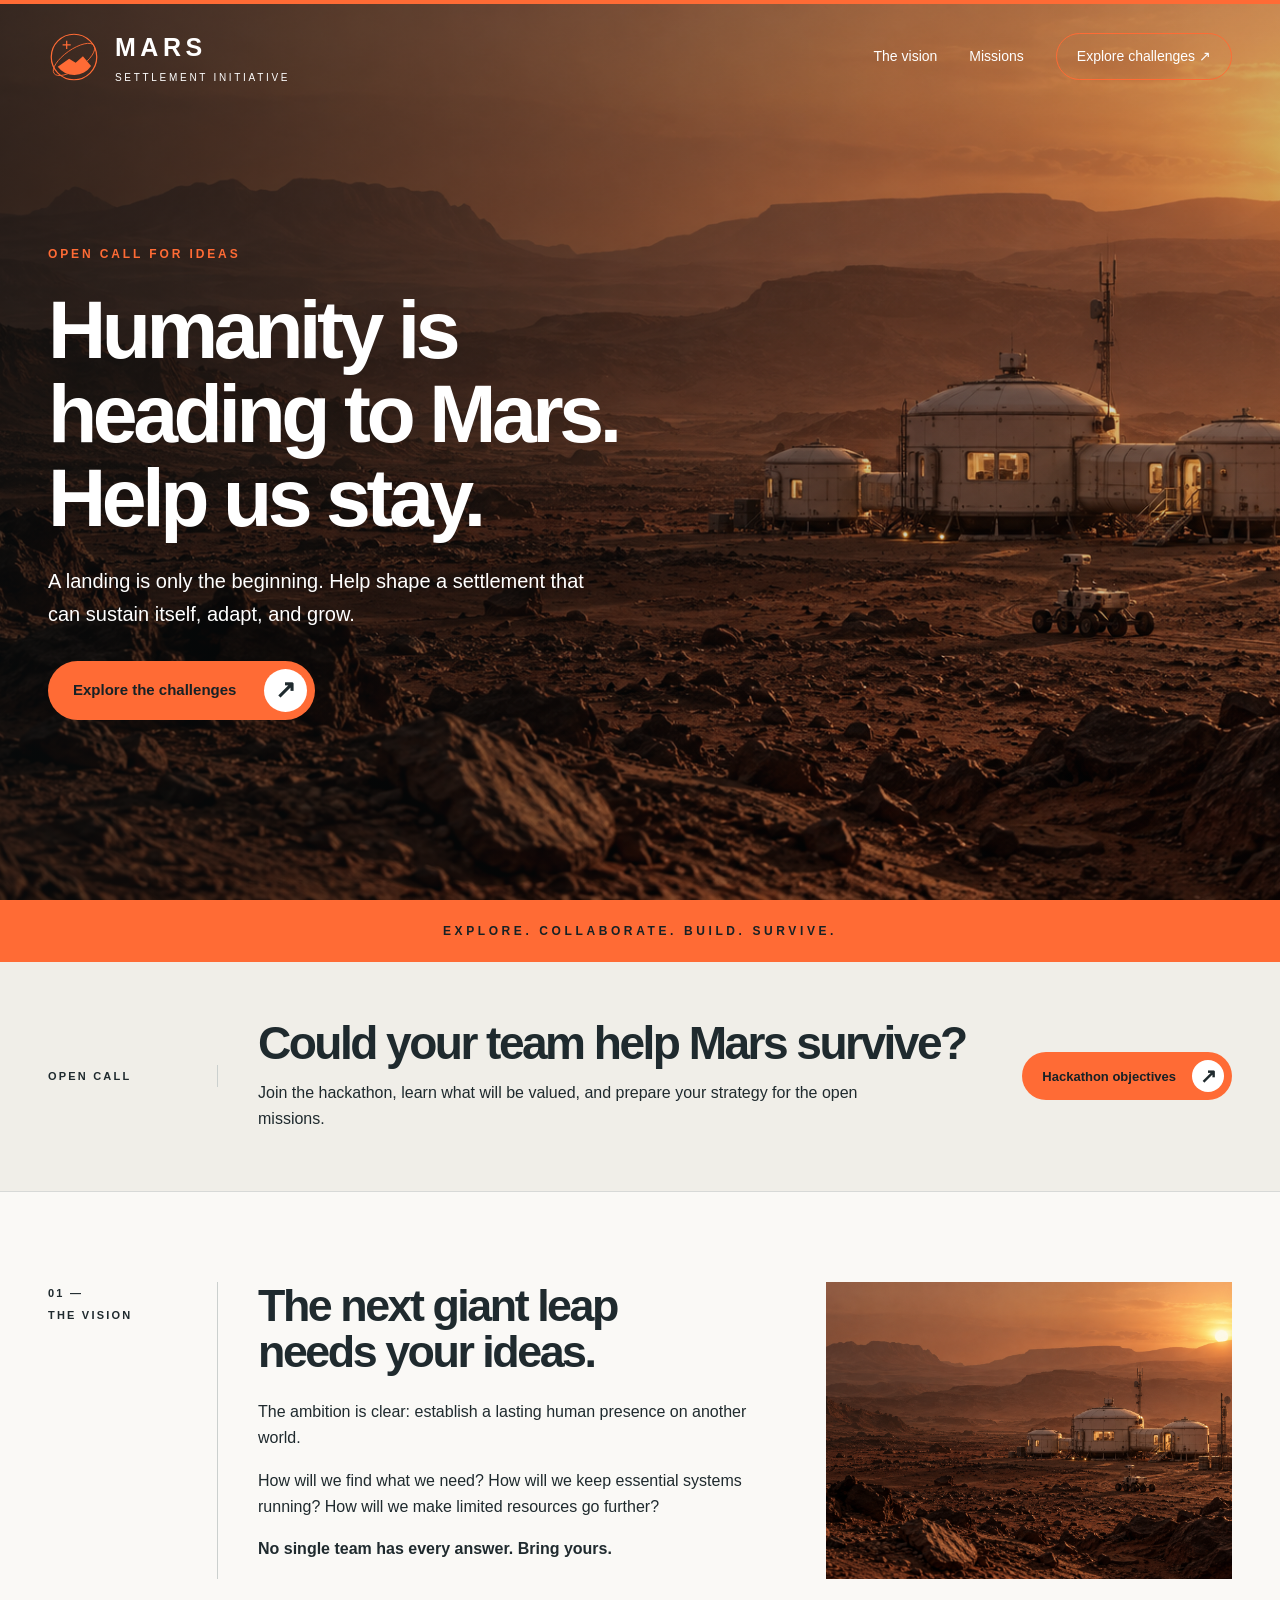
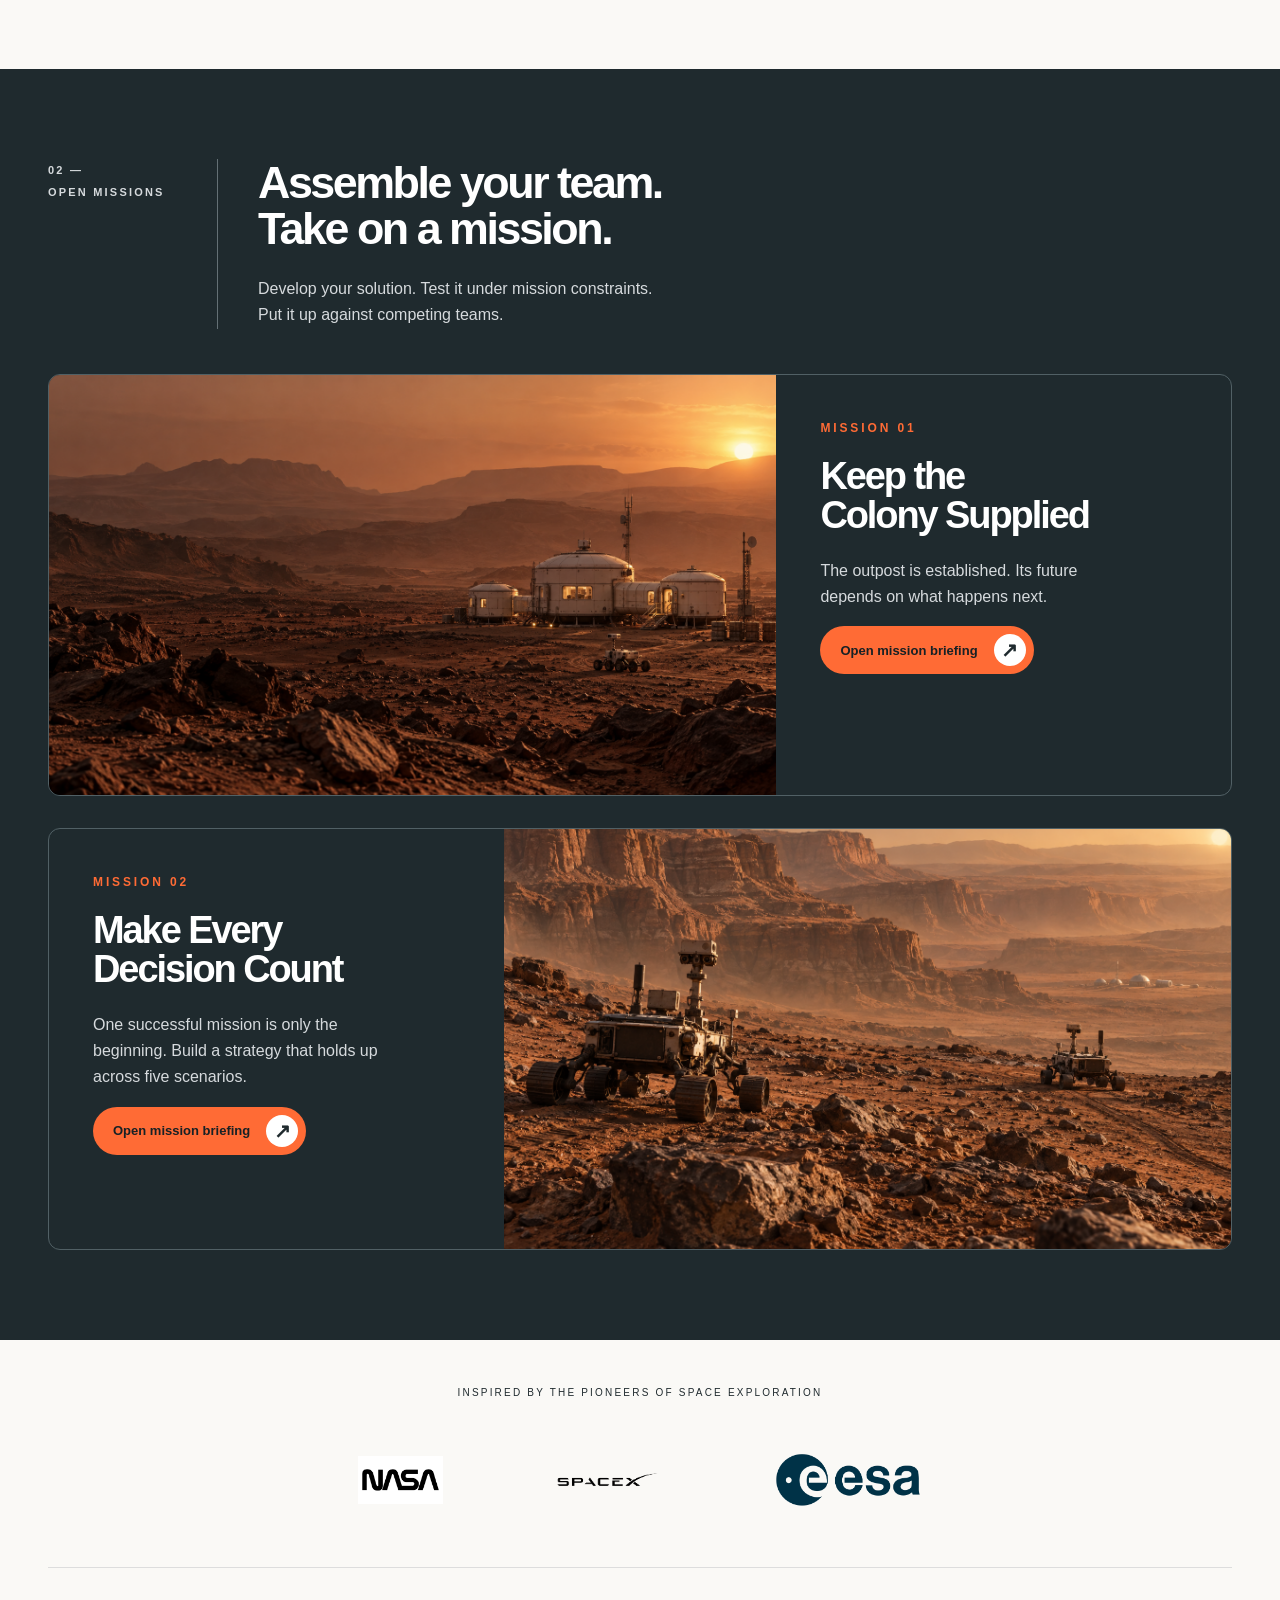
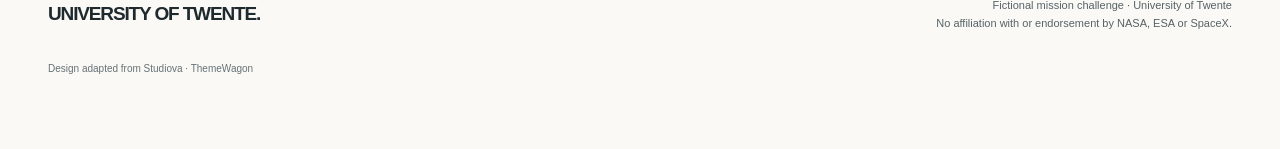
<file: index.html>
<!doctype html>
<html lang="en">

<head>
  <meta charset="utf-8">
  <meta name="viewport" content="width=device-width, initial-scale=1">
  <meta http-equiv = "refresh" content = "0 ; url = './html/index.html'"/>
  <title>Studiova</title>
  <link rel="shortcut icon" type="image/png" href="./assets/images/logos/favicon.svg" />
  <link rel="stylesheet" href="./assets/libs/owl.carousel/dist/assets/owl.carousel.min.css">
  <link rel="stylesheet" href="./assets/libs/aos-master/dist/aos.css">
  <link rel="stylesheet" href="./assets/css/styles.css" />
</head>

<body>
<!-- NOTE: Please go to the './html/index.html' file to edit -->
</body>

</html>
</file>
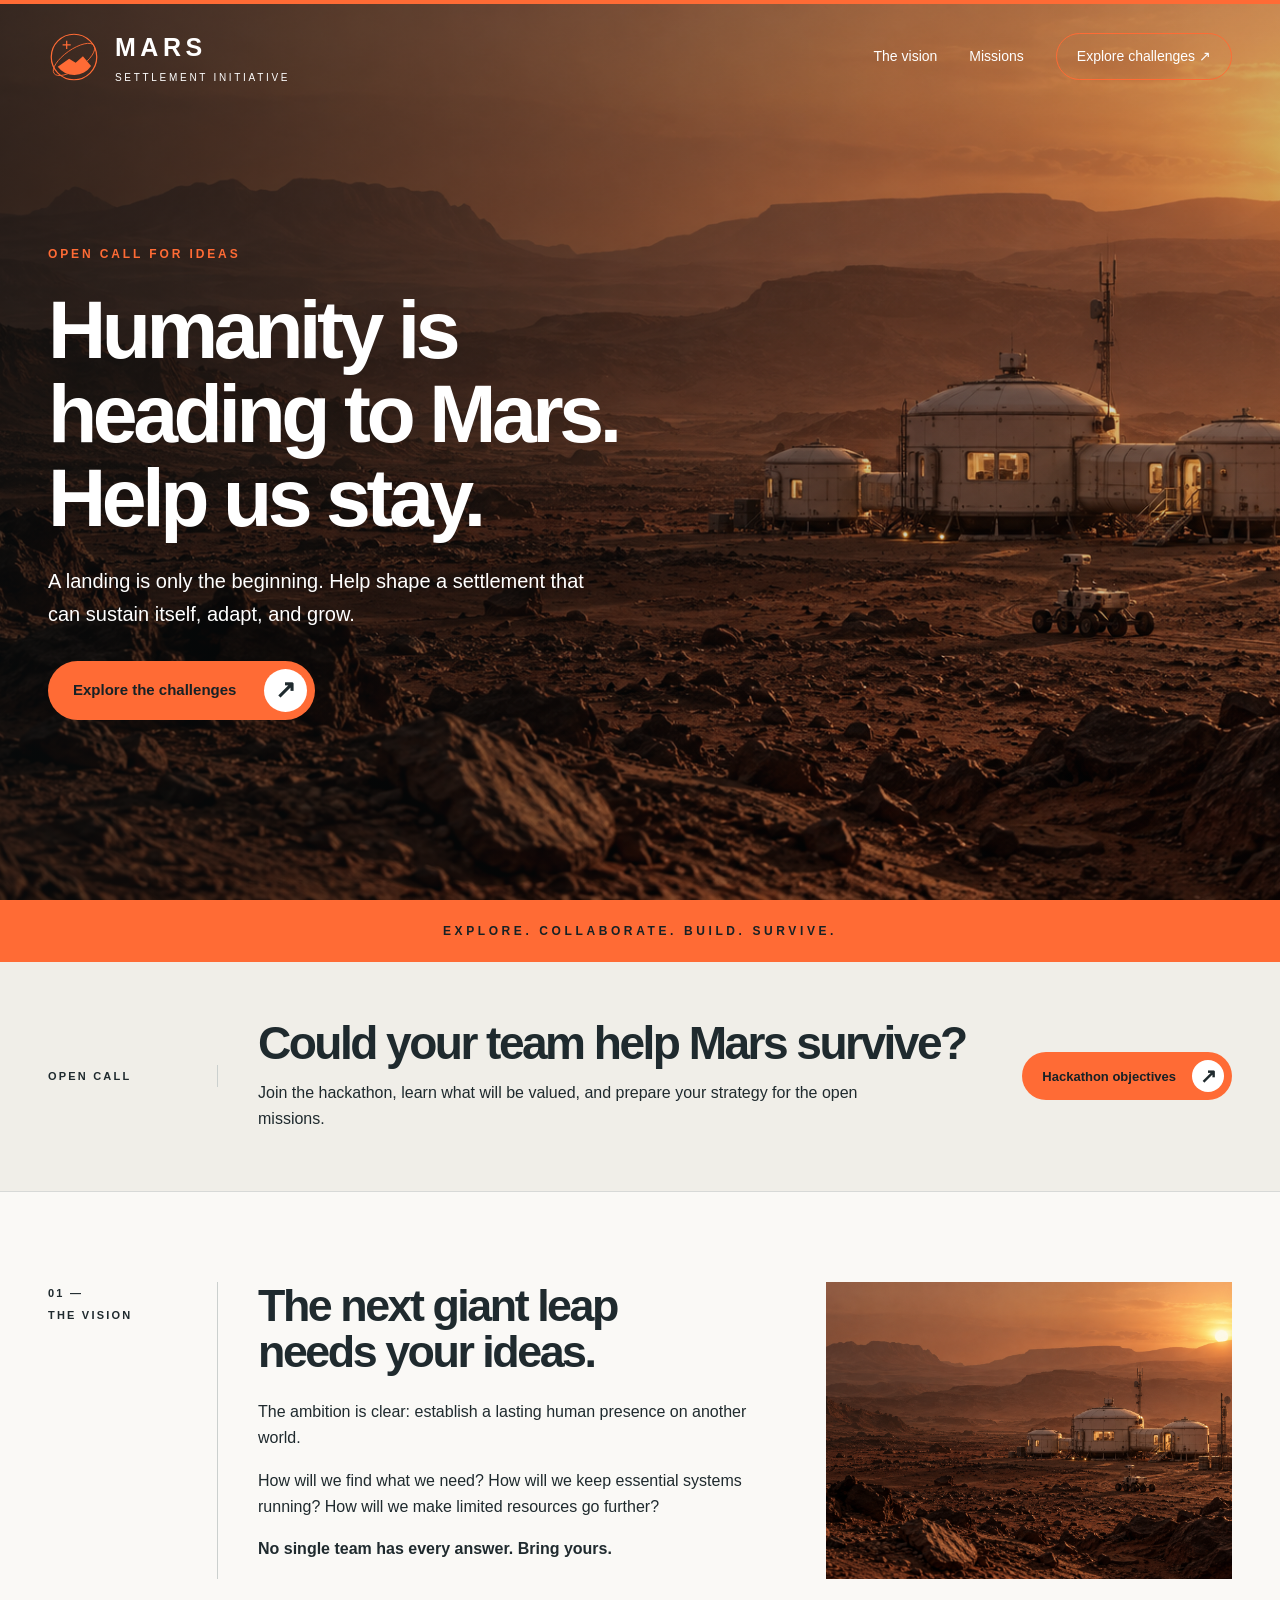
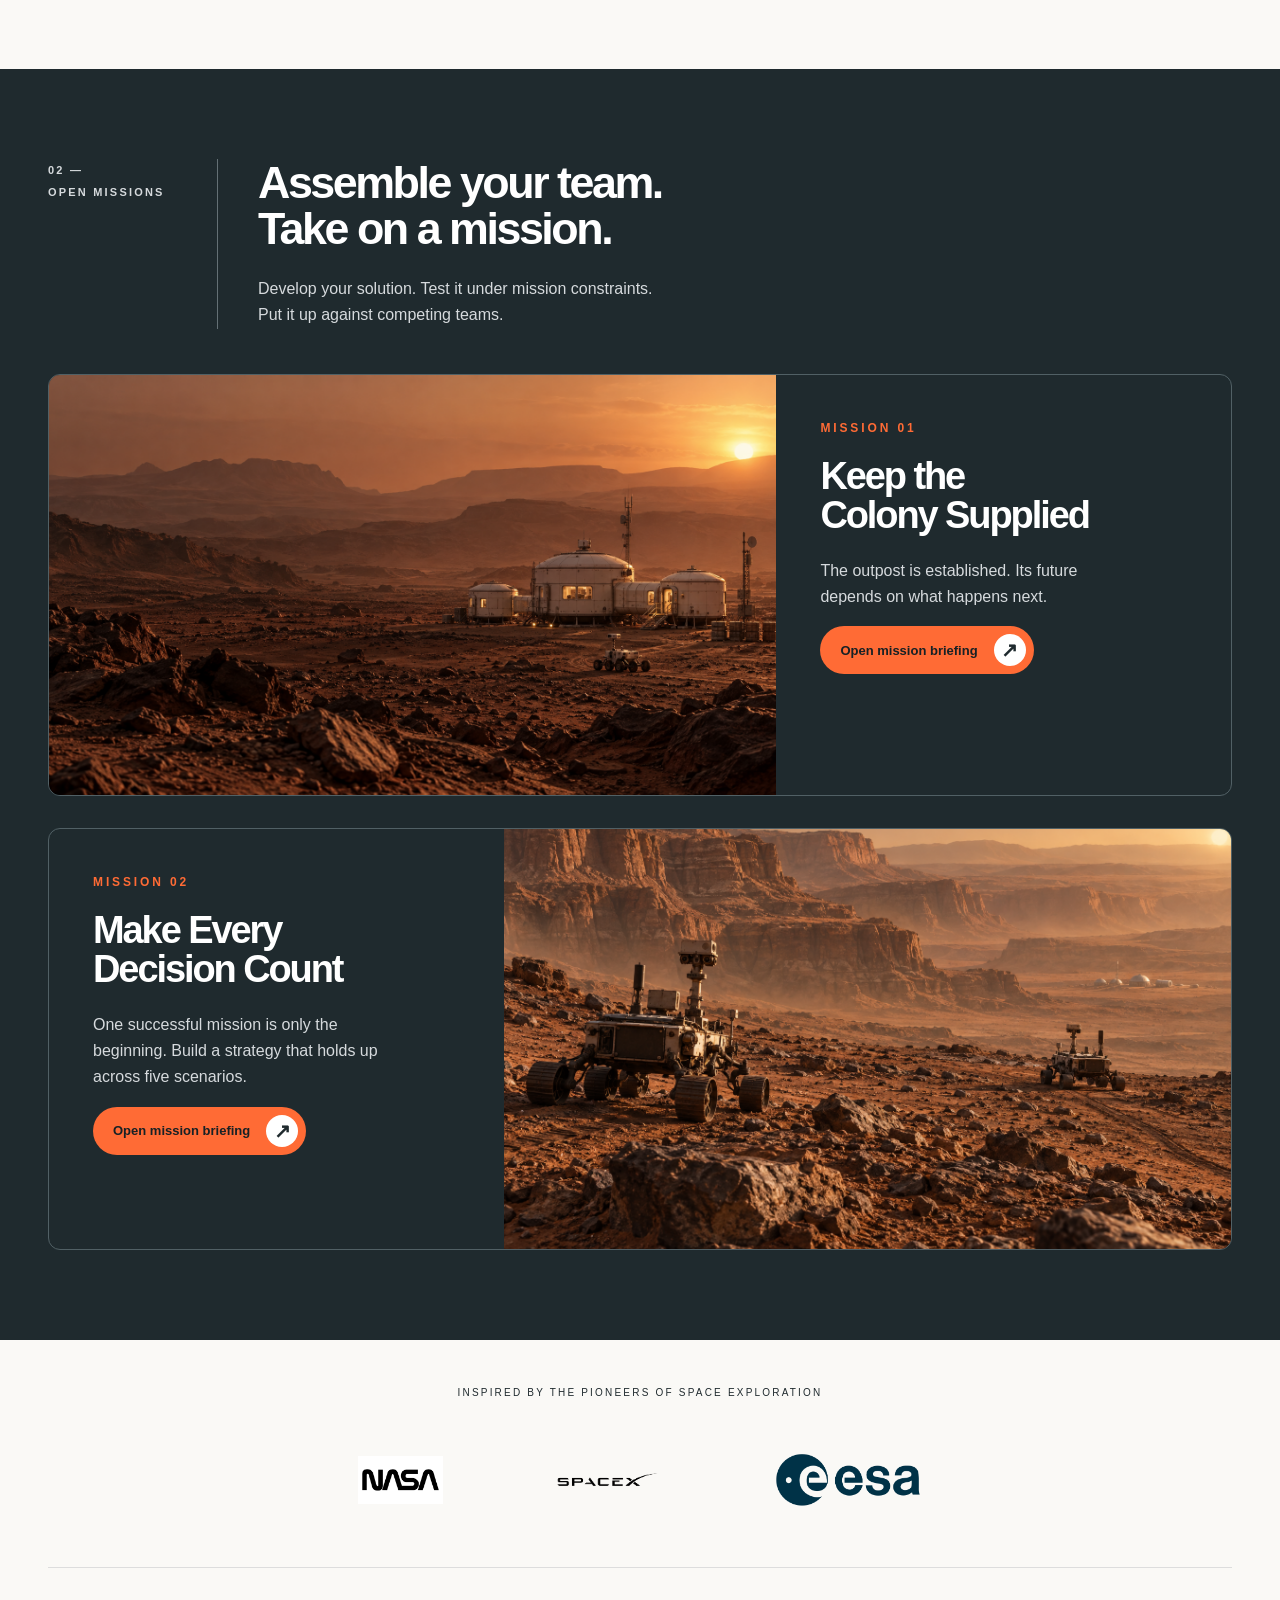
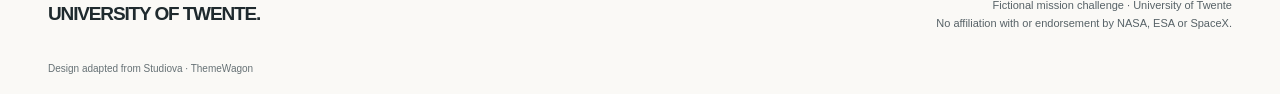
<file: html/index.html>
<!doctype html><html lang="en"><head><meta charset="utf-8"><meta name="viewport" content="width=device-width, initial-scale=1"><title>Mars Settlement Initiative — Help us stay</title><meta name="description" content="Humanity is heading to Mars. Help us stay. Assemble your team and take on the Mars Settlement Initiative challenges."><link rel="icon" href="../assets/images/logos/mission-mark.svg" type="image/svg+xml"><link rel="stylesheet" href="../assets/css/styles.css"><link rel="stylesheet" href="../assets/css/mission.css"></head>
<body class="mission-site"><a class="skip-link" href="#main">Skip to content</a><header class="mission-header"><div class="shell header-inner"><a class="mission-brand" href="index.html" aria-label="Mars Settlement Initiative home"><img src="../assets/images/logos/mission-mark.svg" width="52" height="52" alt=""><span>MARS<small>SETTLEMENT INITIATIVE</small></span></a><nav aria-label="Main navigation"><a href="#vision">The vision</a><a href="#missions">Missions</a><a class="nav-cta" href="mission-01.html">Explore challenges <span aria-hidden="true">↗</span></a></nav></div></header>
<main id="main"><section class="mission-hero" aria-labelledby="hero-title">
<video class="mission-hero-video" autoplay muted loop playsinline aria-hidden="true" poster="../assets/images/backgrounds/mars-settlement.png"><source src="../assets/images/backgrounds/banner-video.mp4" type="video/mp4"></video>
<div class="shell hero-content"><p class="eyebrow">Open call for ideas</p><h1 id="hero-title">Humanity is<br>heading to Mars.<br>Help us stay.</h1><p class="hero-copy">A landing is only the beginning. Help shape a settlement that can sustain itself, adapt, and grow.</p><a class="mission-button" href="#missions">Explore the challenges <span aria-hidden="true">↗</span></a></div></section>
<div class="mission-ribbon" aria-label="Explore. Collaborate. Build. Survive.">Explore. <span>Collaborate.</span> Build. <span>Survive.</span></div><section class="hackathon-callout" aria-labelledby="hackathon-callout-title"><div class="shell hackathon-callout-inner"><p class="section-label">Open call</p><div><h2 id="hackathon-callout-title">Could your team help Mars survive?</h2><p>Join the hackathon, learn what will be valued, and prepare your strategy for the open missions.</p></div><a class="mission-button compact" href="hackathon.html">Hackathon objectives <span aria-hidden="true">↗</span></a></div></section>
<section id="vision" class="section-light section-pad"><div class="shell editorial"><p class="section-label">01 —<br>The vision</p><div class="vision-copy"><h2>The next giant leap<br>needs your ideas.</h2><p>The ambition is clear: establish a lasting human presence on another world.</p><p>How will we find what we need? How will we keep essential systems running? How will we make limited resources go further?</p><p class="closing-line">No single team has every answer. Bring yours.</p></div><div class="vision-image" role="img" aria-label="An imagined Mars outpost beneath a vast amber sky"></div></div></section>
<section id="missions" class="section-dark section-pad"><div class="shell"><div class="editorial mission-heading"><p class="section-label">02 —<br>Open missions</p><div><h2>Assemble your team.<br>Take on a mission.</h2><p>Develop your solution. Test it under mission constraints.<br class="desktop-break"> Put it up against competing teams.</p></div></div><article class="mission-card"><a class="card-scene" href="mission-01.html" aria-label="Open mission 01: Keep the Colony Supplied"><img src="../assets/images/backgrounds/mars-settlement.png" alt="Robotic rover approaching a warmly lit Mars outpost" loading="lazy"></a><div class="card-copy"><p class="eyebrow">Mission 01</p><h3>Keep the<br>Colony Supplied</h3><p>The outpost is established. Its future depends on what happens next.</p><a class="mission-button compact" href="mission-01.html">Open mission briefing <span aria-hidden="true">↗</span></a></div></article>
<article class="mission-card mission-card-reversed"><a class="card-scene" href="mission-02.html" aria-label="Open mission 02: Make Every Decision Count"><img src="../assets/images/backgrounds/mission-02-rovers.png" alt="Two autonomous rovers exploring separate routes across a Martian canyon" loading="lazy"></a><div class="card-copy"><p class="eyebrow">Mission 02</p><h3>Make Every<br>Decision Count</h3><p>One successful mission is only the beginning. Build a strategy that holds up across five scenarios.</p><a class="mission-button compact" href="mission-02.html">Open mission briefing <span aria-hidden="true">↗</span></a></div></article></div></section>
<section class="inspiration section-light" aria-labelledby="inspiration-title"><div class="shell"><p id="inspiration-title" class="inspiration-label">Inspired by the pioneers of space exploration</p><div class="logo-row"><img src="../assets/images/logos/nasa.png" alt="NASA" loading="lazy"><img src="../assets/images/logos/spacex.png" alt="SpaceX" loading="lazy"><img src="../assets/images/logos/ESA.png" alt="European Space Agency" loading="lazy"></div></div></section>
</main><footer class="mission-footer section-light"><div class="shell footer-inner"><a class="university-name" href="https://www.utwente.nl/en/">UNIVERSITY OF TWENTE.</a><p>Fictional mission challenge · University of Twente<br>No affiliation with or endorsement by NASA, ESA or SpaceX.</p></div><div class="shell template-credit">Design adapted from Studiova · <a href="https://www.themewagon.com">ThemeWagon</a></div></footer></body></html>



<script src='../assets/js/mission-nav.js'></script>
</file>
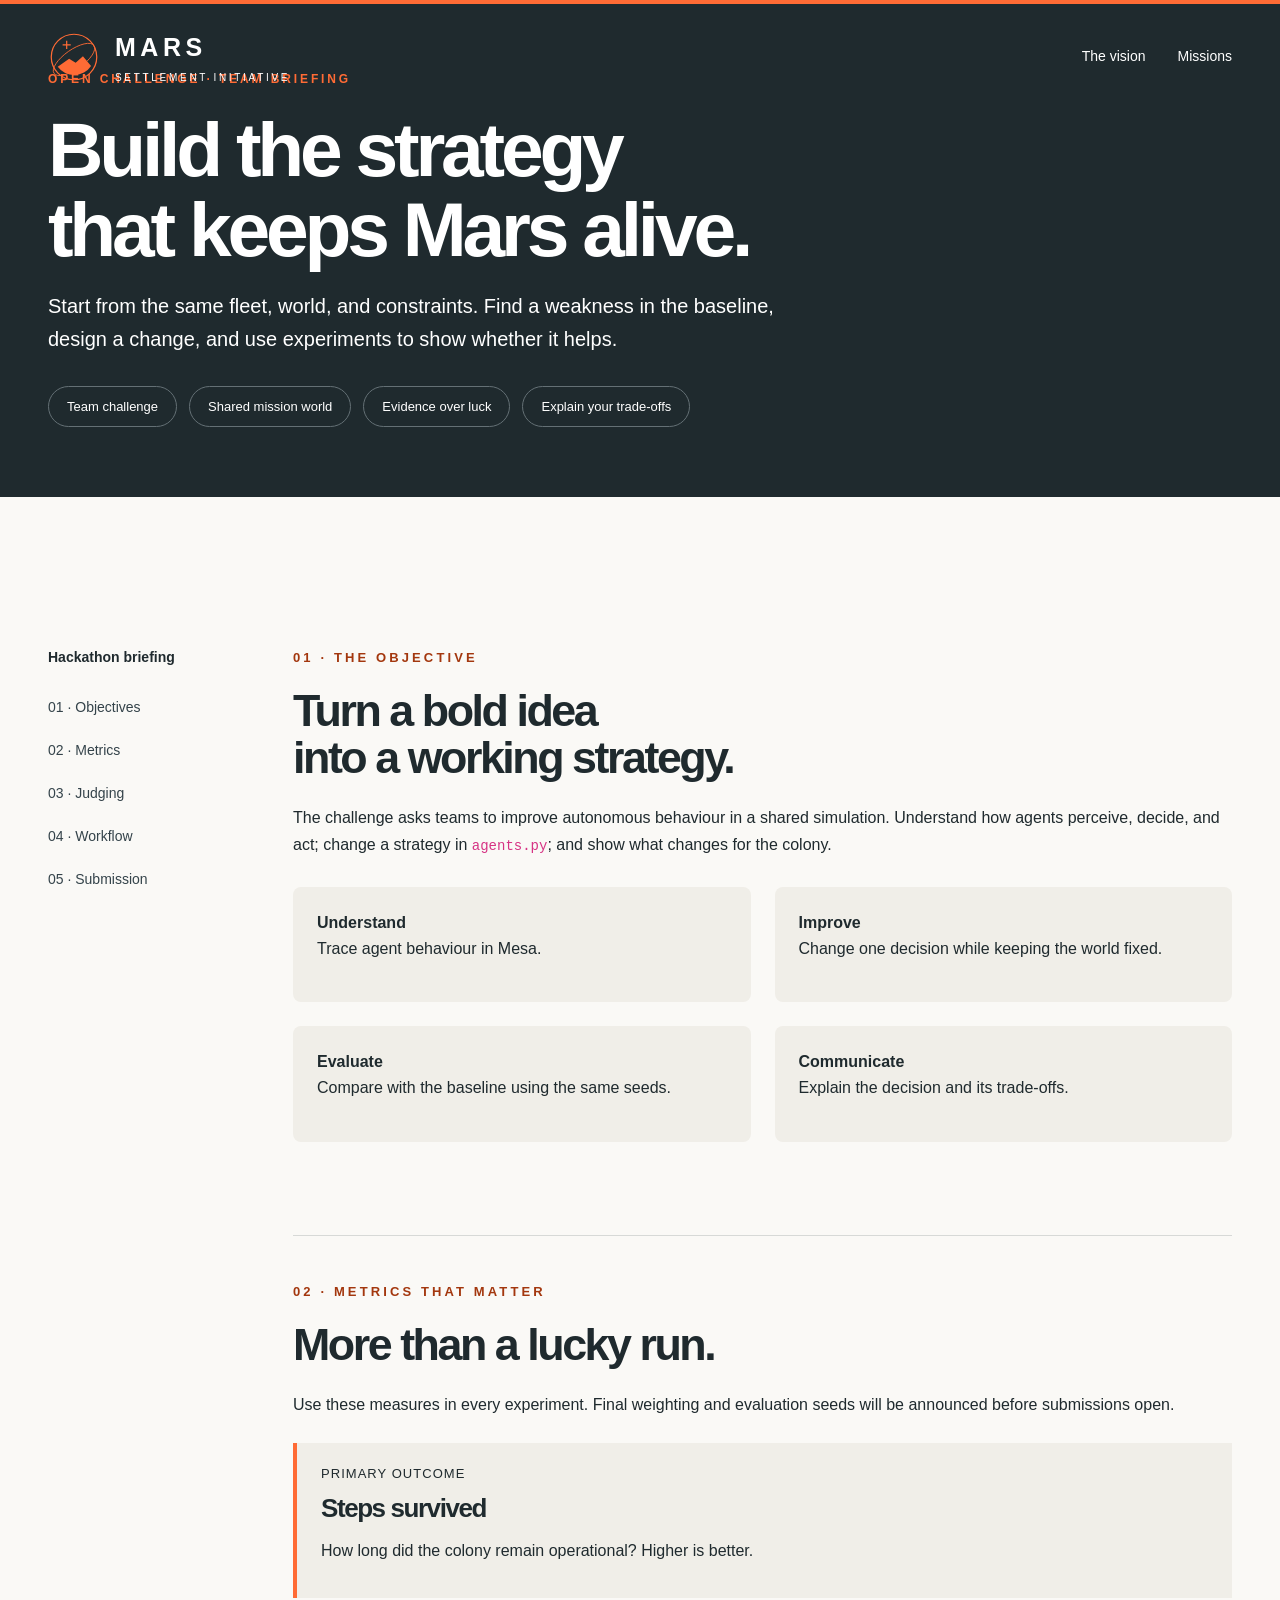
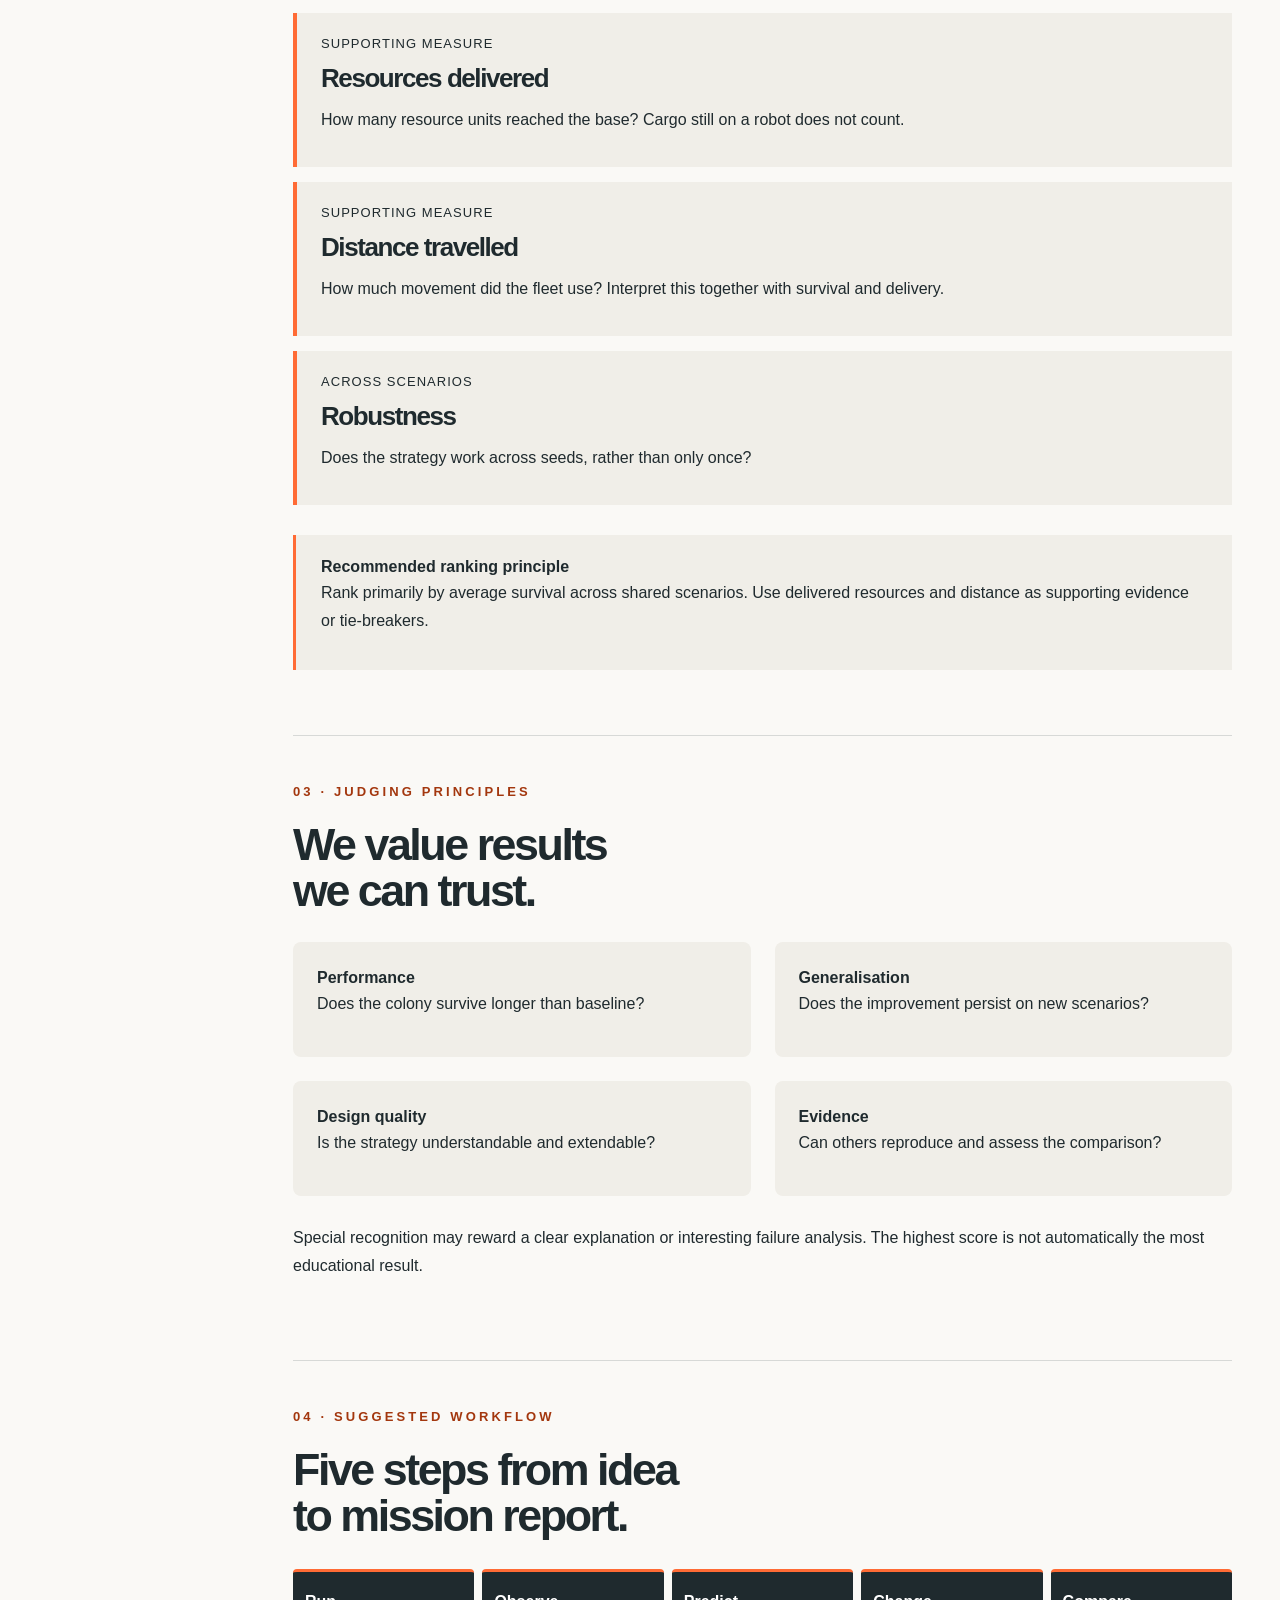
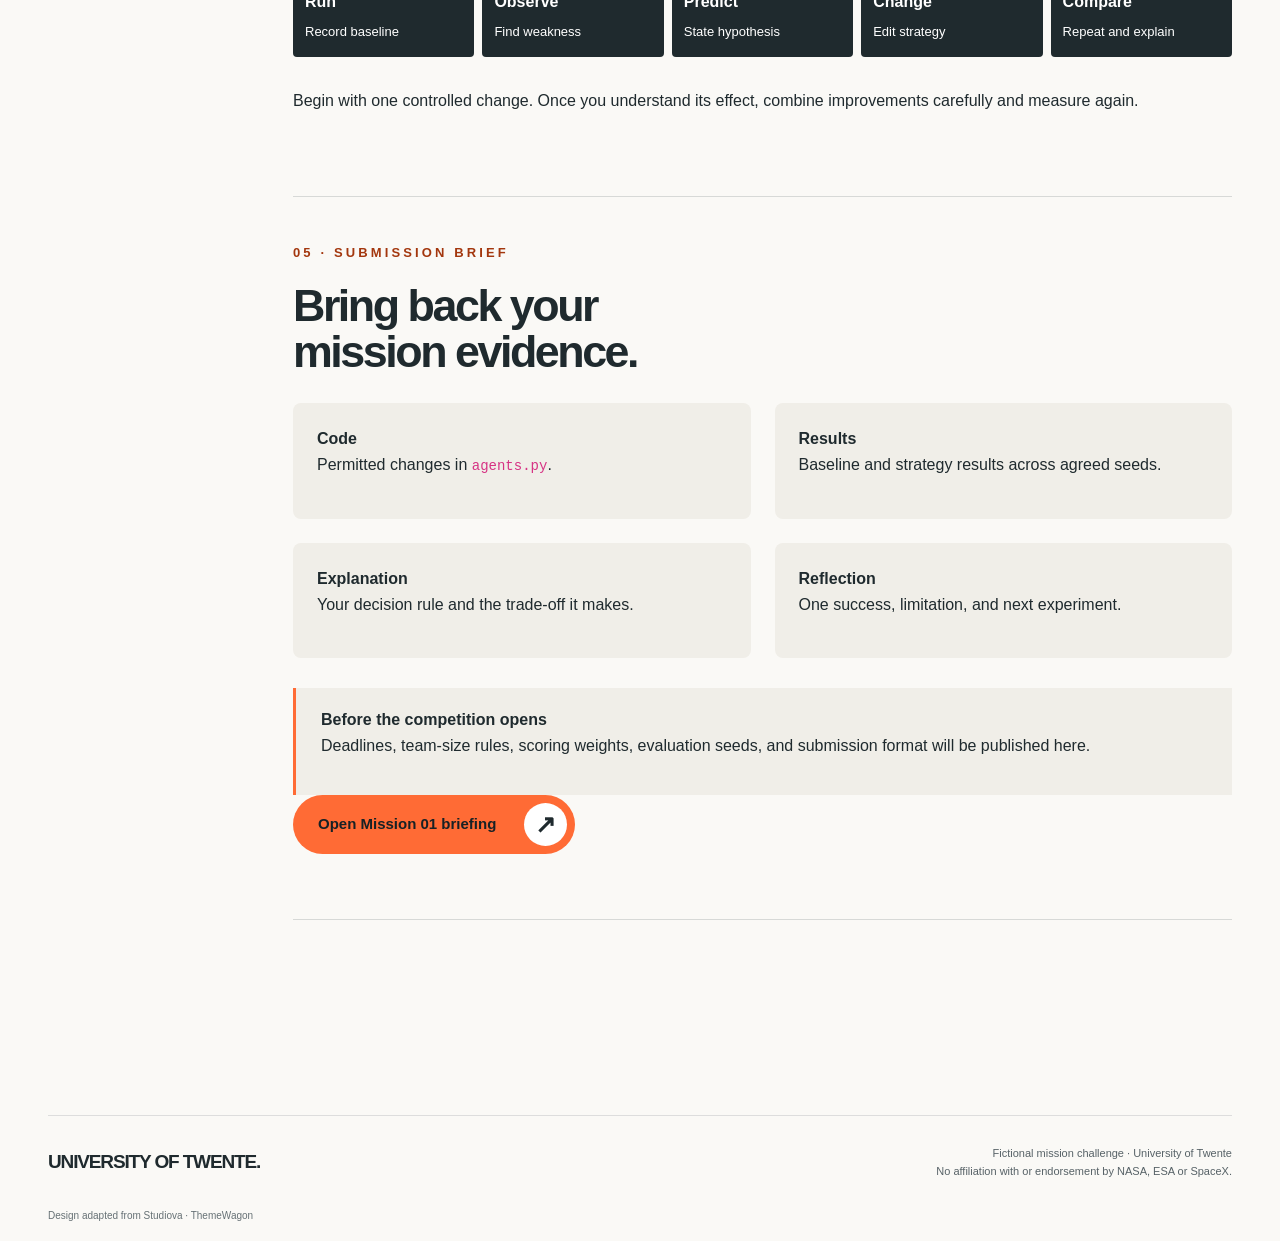
<file: html/hackathon.html>
<!doctype html><html lang="en"><head><meta charset="utf-8"><meta name="viewport" content="width=device-width, initial-scale=1"><title>Hackathon — Mars Settlement Initiative</title><meta name="description" content="Hackathon objectives, metrics and judging principles."><link rel="icon" href="../assets/images/logos/mission-mark.svg" type="image/svg+xml"><link rel="stylesheet" href="../assets/css/styles.css"><link rel="stylesheet" href="../assets/css/mission.css"><link rel="stylesheet" href="../assets/css/briefing.css"></head><body class="mission-site"><a class="skip-link" href="#main">Skip to content</a><header class="mission-header brief-header"><div class="shell header-inner"><a class="mission-brand" href="index.html"><img src="../assets/images/logos/mission-mark.svg" width="52" height="52" alt=""><span>MARS<small>SETTLEMENT INITIATIVE</small></span></a><nav aria-label="Main navigation"><a href="index.html#vision">The vision</a><a href="index.html#missions">Missions</a></nav></div></header><main id="main"><section class="brief-hero"><div class="shell"><p class="eyebrow">Open challenge · Team briefing</p><h1>Build the strategy<br>that keeps Mars alive.</h1><p class="lead">Start from the same fleet, world, and constraints. Find a weakness in the baseline, design a change, and use experiments to show whether it helps.</p><div class="brief-facts"><span>Team challenge</span><span>Shared mission world</span><span>Evidence over luck</span><span>Explain your trade-offs</span></div></div></section><section class="section-pad"><div class="shell field-layout"><nav class="field-nav" aria-label="Hackathon contents"><strong>Hackathon briefing</strong><a href="#objectives">01 · Objectives</a><a href="#metrics">02 · Metrics</a><a href="#judging">03 · Judging</a><a href="#workflow">04 · Workflow</a><a href="#submission">05 · Submission</a></nav><div class="field-content"><section id="objectives"><p class="eyebrow">01 · The objective</p><h2>Turn a bold idea<br>into a working strategy.</h2><p>The challenge asks teams to improve autonomous behaviour in a shared simulation. Understand how agents perceive, decide, and act; change a strategy in <code>agents.py</code>; and show what changes for the colony.</p><div class="rule-grid"><div><strong>Understand</strong><p>Trace agent behaviour in Mesa.</p></div><div><strong>Improve</strong><p>Change one decision while keeping the world fixed.</p></div><div><strong>Evaluate</strong><p>Compare with the baseline using the same seeds.</p></div><div><strong>Communicate</strong><p>Explain the decision and its trade-offs.</p></div></div></section><section id="metrics"><p class="eyebrow">02 · Metrics that matter</p><h2>More than a lucky run.</h2><p>Use these measures in every experiment. Final weighting and evaluation seeds will be announced before submissions open.</p><div class="metric-list"><article><span>Primary outcome</span><h3>Steps survived</h3><p>How long did the colony remain operational? Higher is better.</p></article><article><span>Supporting measure</span><h3>Resources delivered</h3><p>How many resource units reached the base? Cargo still on a robot does not count.</p></article><article><span>Supporting measure</span><h3>Distance travelled</h3><p>How much movement did the fleet use? Interpret this together with survival and delivery.</p></article><article><span>Across scenarios</span><h3>Robustness</h3><p>Does the strategy work across seeds, rather than only once?</p></article></div><div class="brief-note"><strong>Recommended ranking principle</strong><p>Rank primarily by average survival across shared scenarios. Use delivered resources and distance as supporting evidence or tie-breakers.</p></div></section><section id="judging"><p class="eyebrow">03 · Judging principles</p><h2>We value results<br>we can trust.</h2><div class="rule-grid"><div><strong>Performance</strong><p>Does the colony survive longer than baseline?</p></div><div><strong>Generalisation</strong><p>Does the improvement persist on new scenarios?</p></div><div><strong>Design quality</strong><p>Is the strategy understandable and extendable?</p></div><div><strong>Evidence</strong><p>Can others reproduce and assess the comparison?</p></div></div><p>Special recognition may reward a clear explanation or interesting failure analysis. The highest score is not automatically the most educational result.</p></section><section id="workflow"><p class="eyebrow">04 · Suggested workflow</p><h2>Five steps from idea<br>to mission report.</h2><ol class="resource-flow"><li><strong>Run</strong><span>Record baseline</span></li><li><strong>Observe</strong><span>Find weakness</span></li><li><strong>Predict</strong><span>State hypothesis</span></li><li><strong>Change</strong><span>Edit strategy</span></li><li><strong>Compare</strong><span>Repeat and explain</span></li></ol><p>Begin with one controlled change. Once you understand its effect, combine improvements carefully and measure again.</p></section><section id="submission"><p class="eyebrow">05 · Submission brief</p><h2>Bring back your<br>mission evidence.</h2><div class="rule-grid"><div><strong>Code</strong><p>Permitted changes in <code>agents.py</code>.</p></div><div><strong>Results</strong><p>Baseline and strategy results across agreed seeds.</p></div><div><strong>Explanation</strong><p>Your decision rule and the trade-off it makes.</p></div><div><strong>Reflection</strong><p>One success, limitation, and next experiment.</p></div></div><div class="brief-note"><strong>Before the competition opens</strong><p>Deadlines, team-size rules, scoring weights, evaluation seeds, and submission format will be published here.</p></div><a class="mission-button" href="mission-01.html">Open Mission 01 briefing <span aria-hidden="true">↗</span></a></section></div></div></section></main><footer class="mission-footer section-light"><div class="shell footer-inner"><a class="university-name" href="https://www.utwente.nl/en/">UNIVERSITY OF TWENTE.</a><p>Fictional mission challenge · University of Twente<br>No affiliation with or endorsement by NASA, ESA or SpaceX.</p></div><div class="shell template-credit">Design adapted from Studiova · <a href="https://www.themewagon.com">ThemeWagon</a></div></footer></body></html>

<script src='../assets/js/mission-nav.js'></script>
</file>
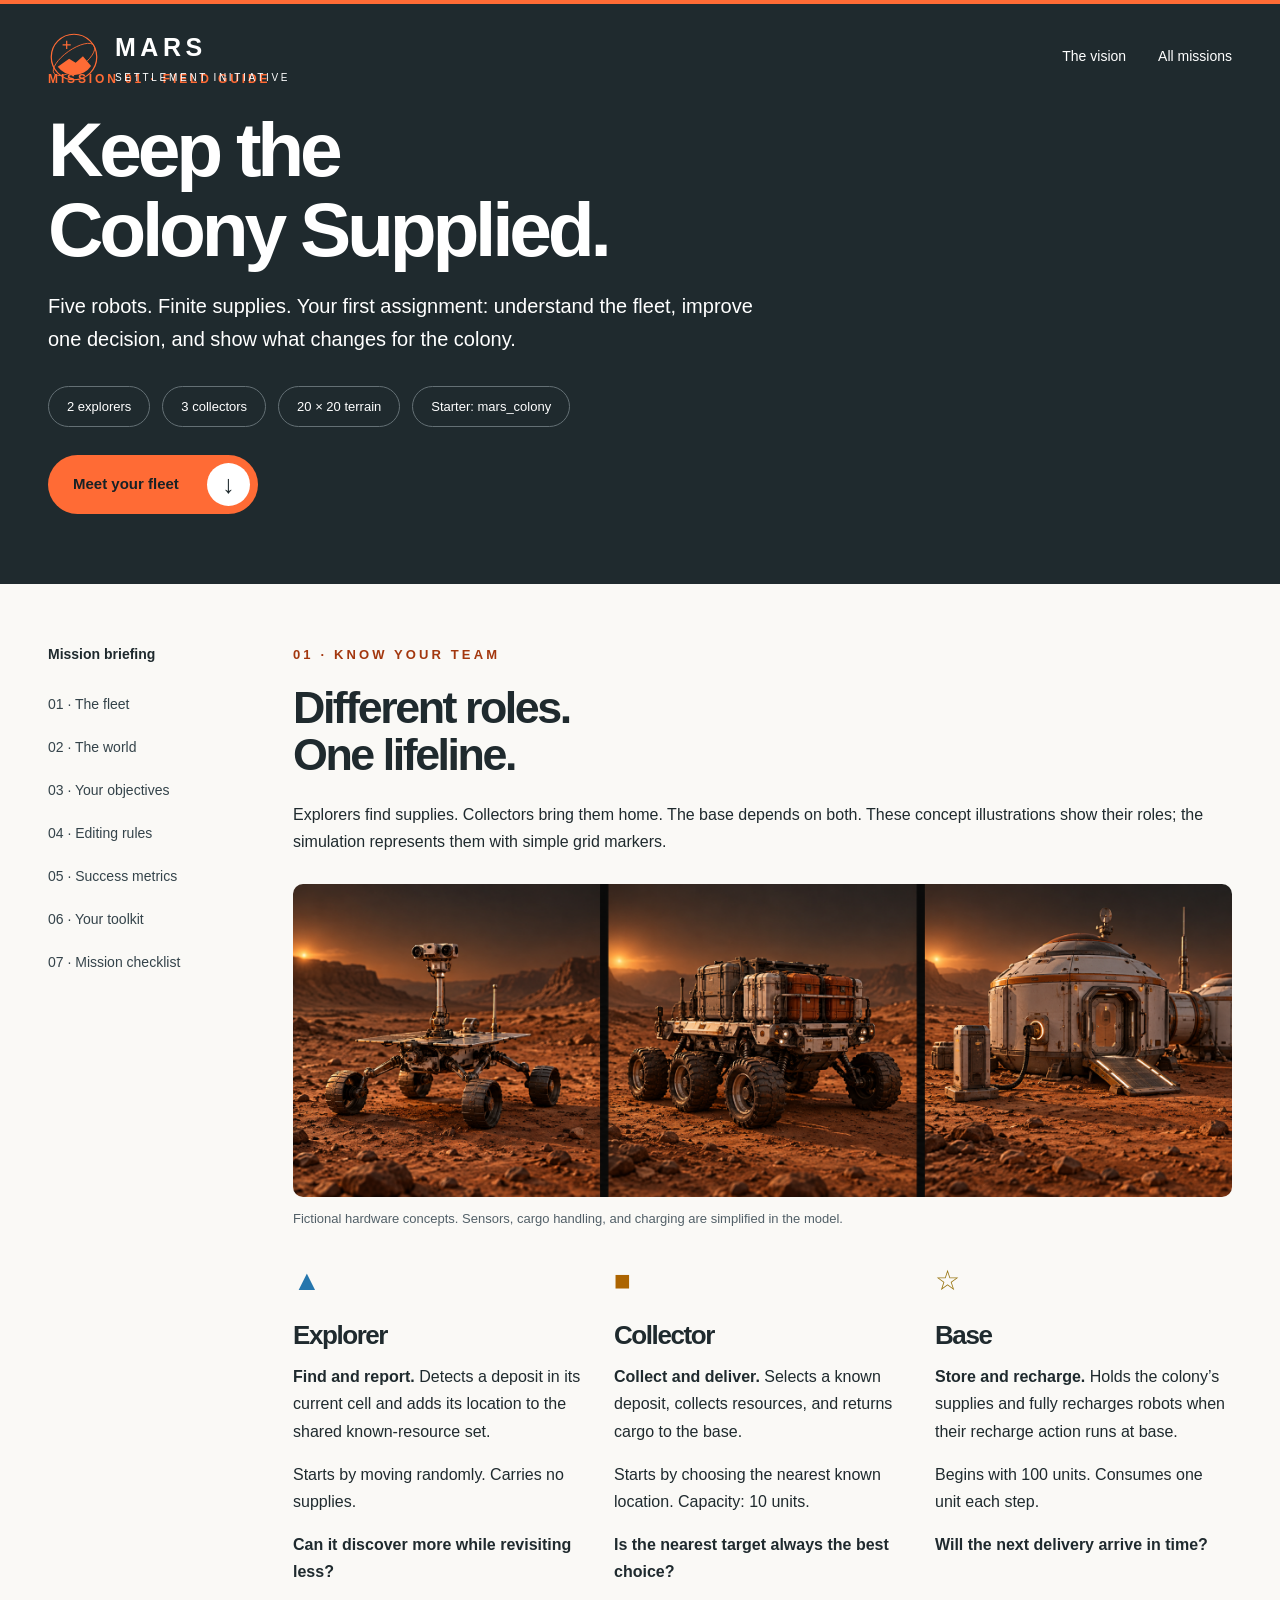
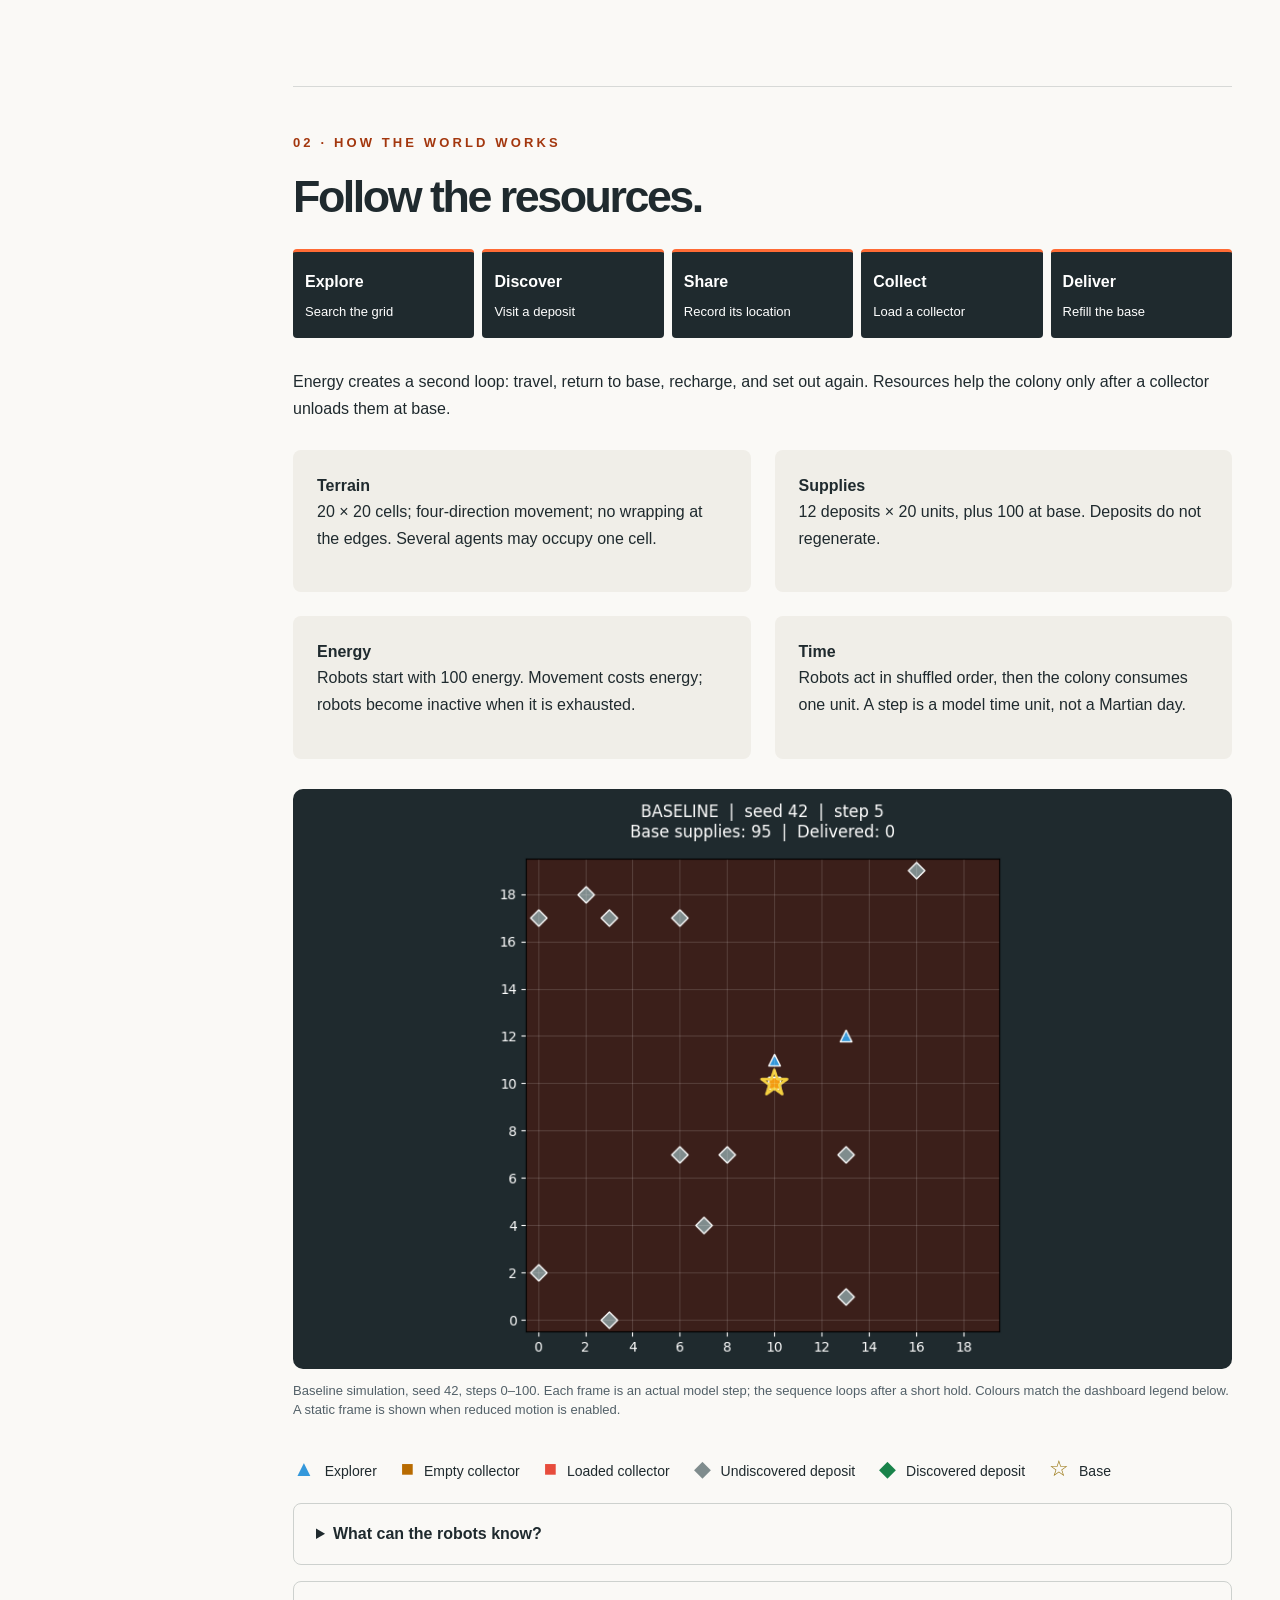
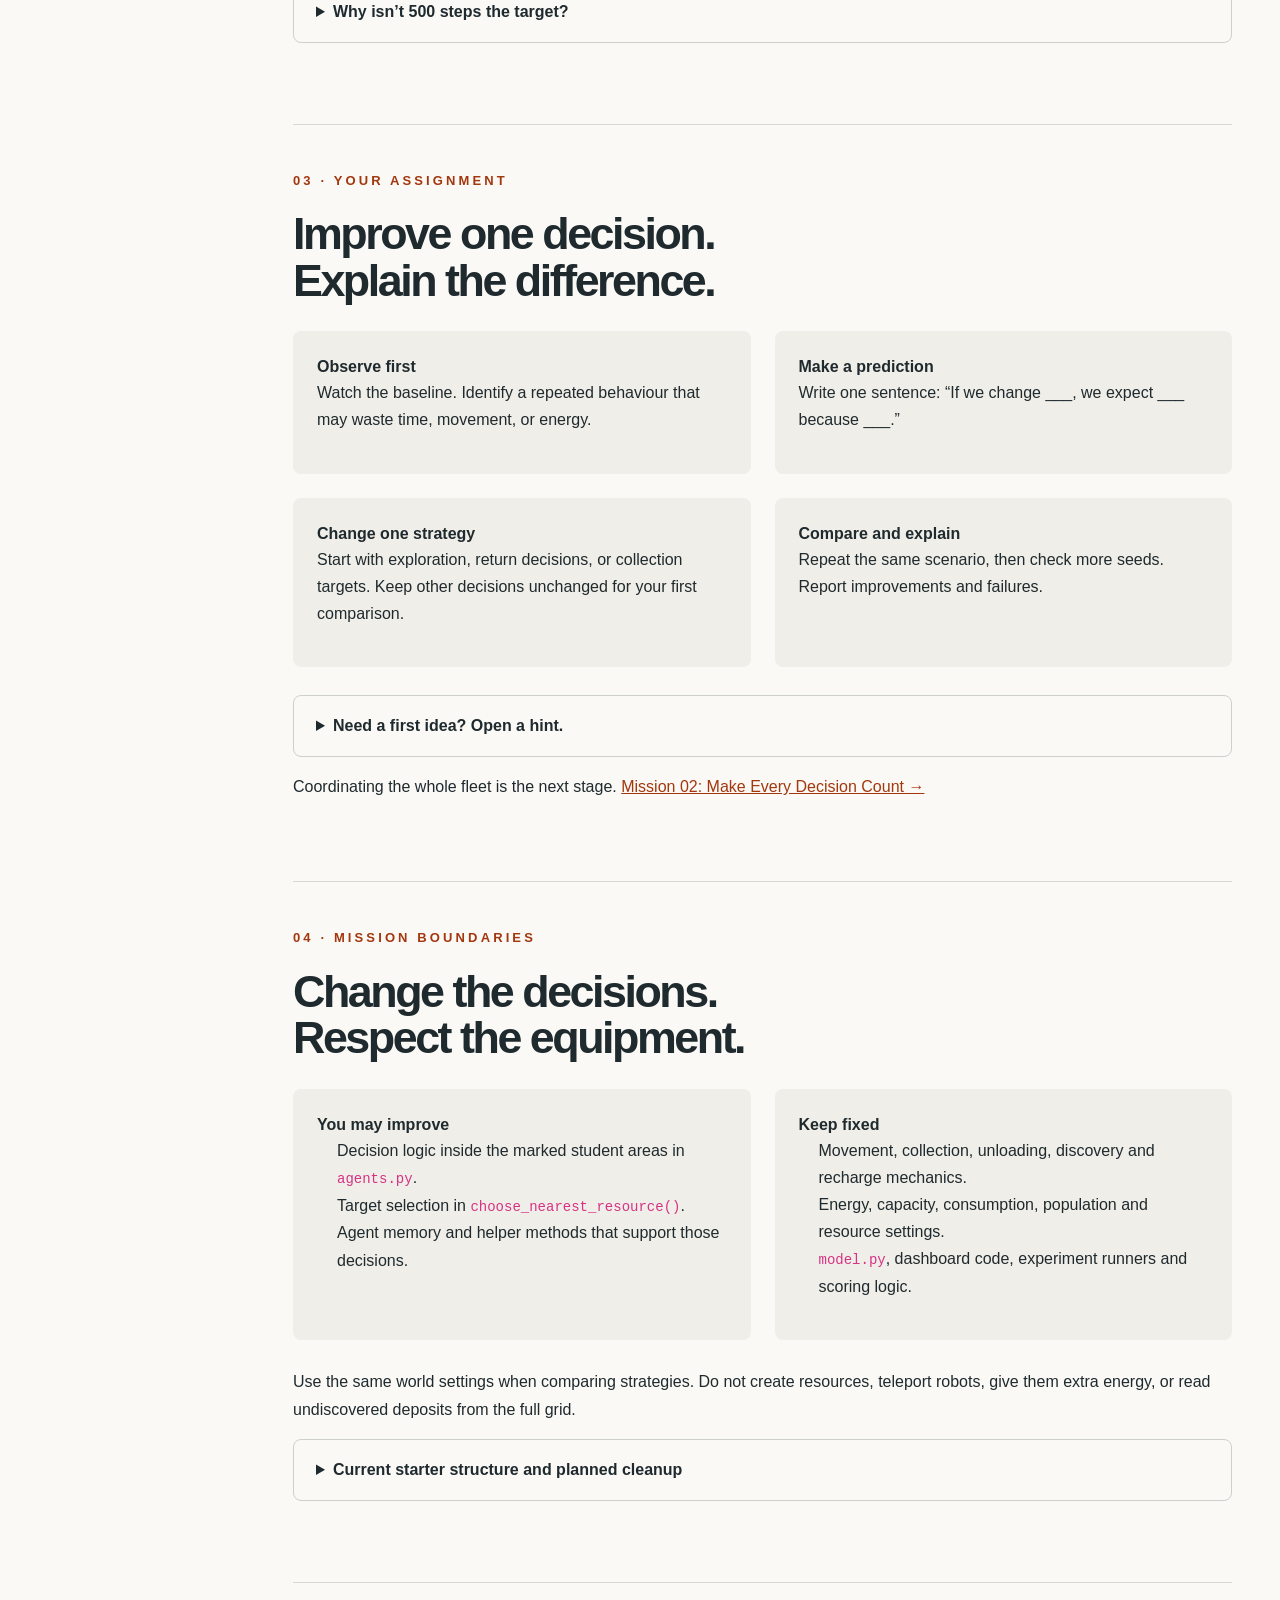
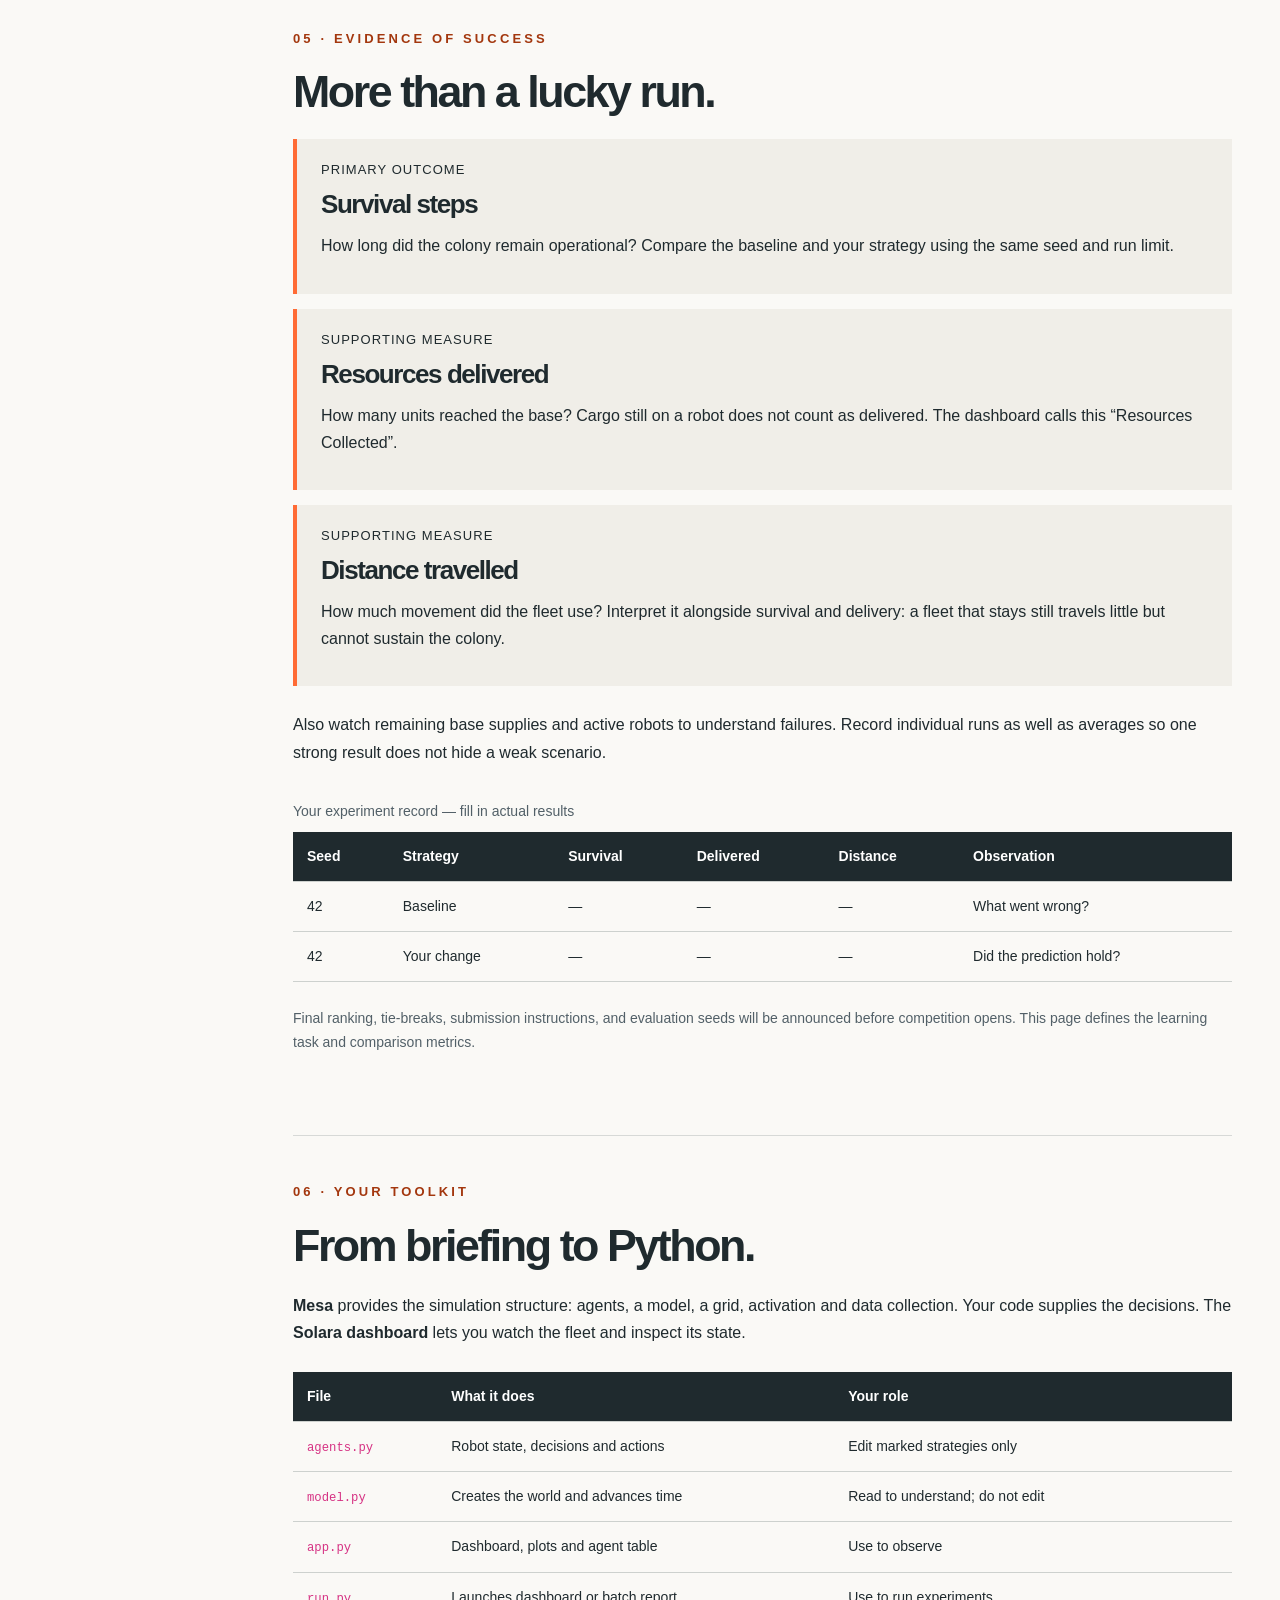
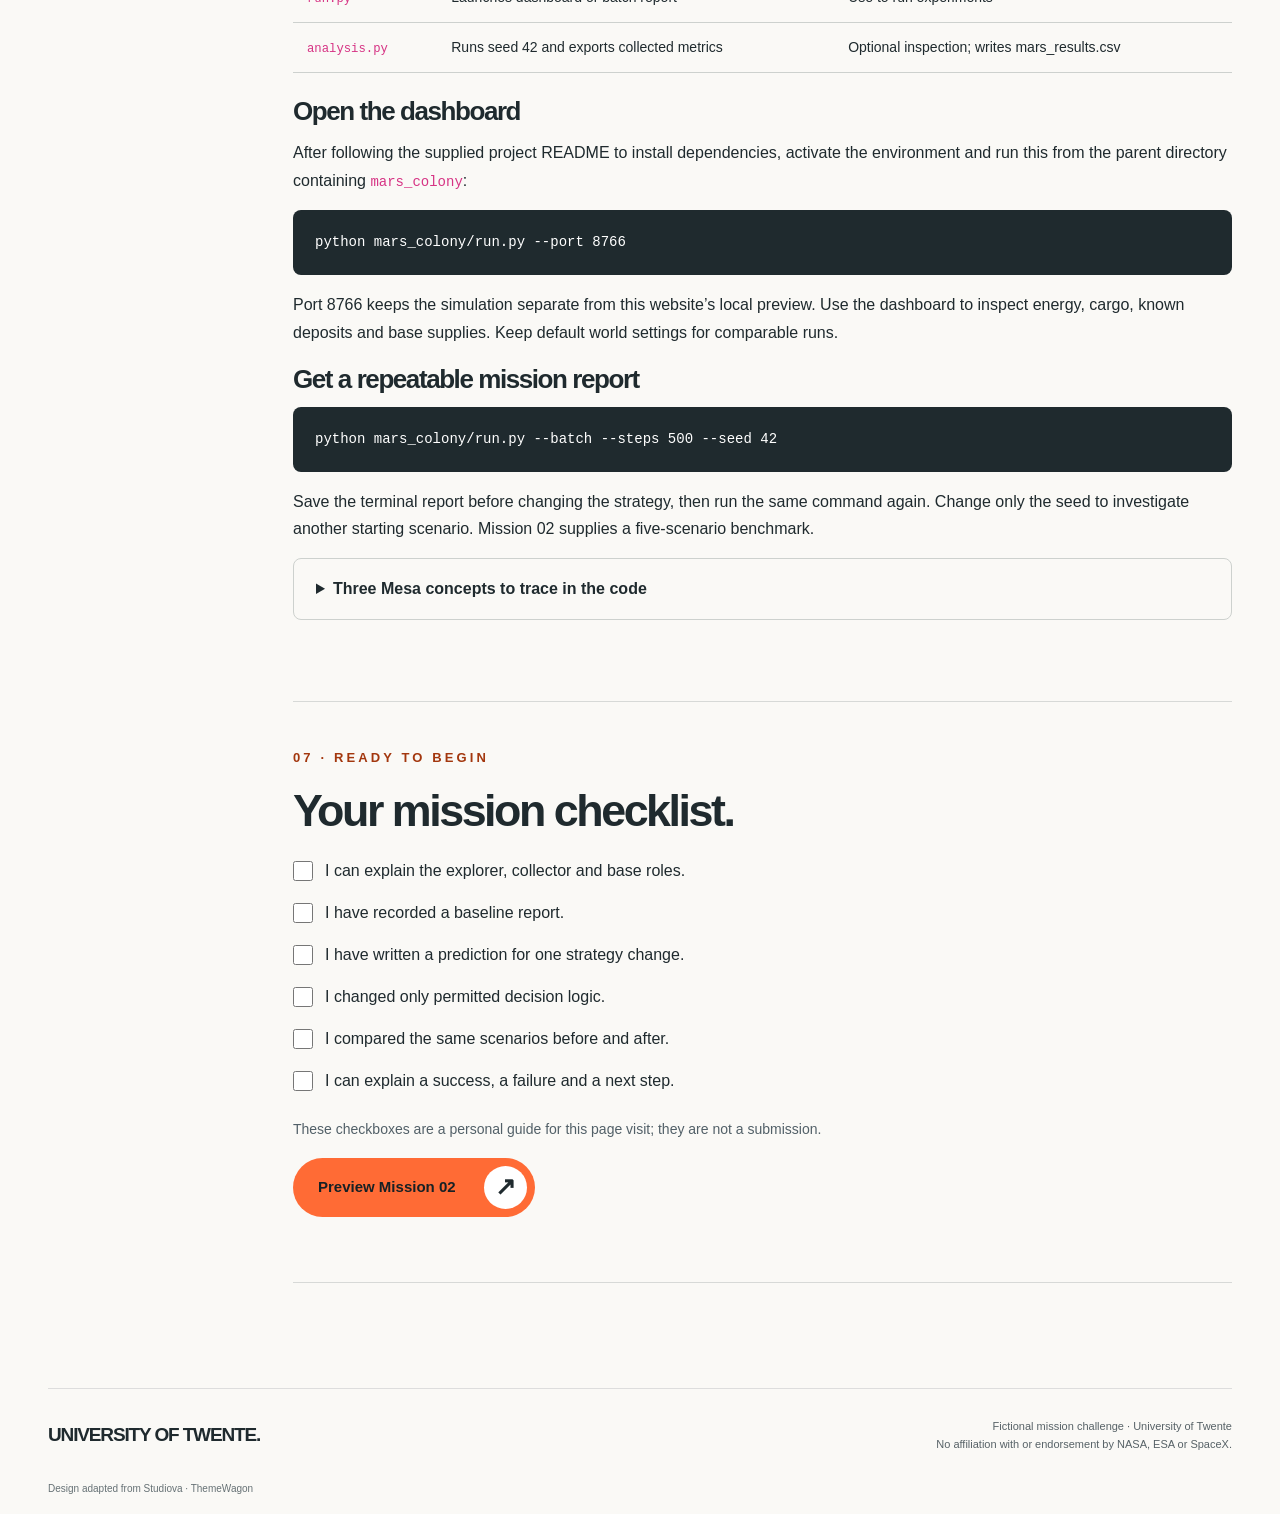
<file: html/mission-01.html>
<!doctype html><html lang="en"><head><meta charset="utf-8"><meta name="viewport" content="width=device-width, initial-scale=1"><title>Mission 01 — Keep the Colony Supplied</title><meta name="description" content="Mission briefing: coordinate explorers and collectors to keep a Mars colony supplied."><link rel="icon" href="../assets/images/logos/mission-mark.svg" type="image/svg+xml"><link rel="stylesheet" href="../assets/css/styles.css"><link rel="stylesheet" href="../assets/css/mission.css"><link rel="stylesheet" href="../assets/css/briefing.css"></head>
<body class="mission-site"><a class="skip-link" href="#main">Skip to content</a><header class="mission-header brief-header"><div class="shell header-inner"><a class="mission-brand" href="index.html" aria-label="Mars Settlement Initiative home"><img src="../assets/images/logos/mission-mark.svg" width="52" height="52" alt=""><span>MARS<small>SETTLEMENT INITIATIVE</small></span></a><nav aria-label="Main navigation"><a href="index.html#vision">The vision</a><a href="index.html#missions">All missions</a></nav></div></header>
<main id="main"><section class="brief-hero"><div class="shell"><p class="eyebrow">Mission 01 · Field guide</p><h1>Keep the<br>Colony Supplied.</h1><p class="lead">Five robots. Finite supplies. Your first assignment: understand the fleet, improve one decision, and show what changes for the colony.</p><div class="brief-facts"><span>2 explorers</span><span>3 collectors</span><span>20 × 20 terrain</span><span>Starter: mars_colony</span></div><a class="mission-button" href="#fleet">Meet your fleet <span aria-hidden="true">↓</span></a></div></section>
<div class="shell field-layout"><nav class="field-nav" aria-label="Mission contents"><strong>Mission briefing</strong><a href="#fleet">01 · The fleet</a><a href="#world">02 · The world</a><a href="#objectives">03 · Your objectives</a><a href="#boundaries">04 · Editing rules</a><a href="#metrics">05 · Success metrics</a><a href="#tools">06 · Your toolkit</a><a href="#checklist">07 · Mission checklist</a></nav><div class="field-content">
<section id="fleet"><p class="eyebrow">01 · Know your team</p><h2>Different roles.<br>One lifeline.</h2><p>Explorers find supplies. Collectors bring them home. The base depends on both. These concept illustrations show their roles; the simulation represents them with simple grid markers.</p><figure class="fleet-figure"><img src="../assets/images/backgrounds/mission-fleet.png" alt="Three concept illustrations, left to right: a lightweight explorer with a camera mast, a collector with cargo containers, and a habitat base with a charging port"><figcaption>Fictional hardware concepts. Sensors, cargo handling, and charging are simplified in the model.</figcaption></figure><div class="role-grid"><article><span class="role-symbol explorer-symbol">▲</span><h3>Explorer</h3><p><strong>Find and report.</strong> Detects a deposit in its current cell and adds its location to the shared known-resource set.</p><p>Starts by moving randomly. Carries no supplies.</p><p class="role-question">Can it discover more while revisiting less?</p></article><article><span class="role-symbol collector-symbol">■</span><h3>Collector</h3><p><strong>Collect and deliver.</strong> Selects a known deposit, collects resources, and returns cargo to the base.</p><p>Starts by choosing the nearest known location. Capacity: 10 units.</p><p class="role-question">Is the nearest target always the best choice?</p></article><article><span class="role-symbol base-symbol">☆</span><h3>Base</h3><p><strong>Store and recharge.</strong> Holds the colony’s supplies and fully recharges robots when their recharge action runs at base.</p><p>Begins with 100 units. Consumes one unit each step.</p><p class="role-question">Will the next delivery arrive in time?</p></article></div></section>
<section id="world"><p class="eyebrow">02 · How the world works</p><h2>Follow the resources.</h2><ol class="resource-flow"><li><strong>Explore</strong><span>Search the grid</span></li><li><strong>Discover</strong><span>Visit a deposit</span></li><li><strong>Share</strong><span>Record its location</span></li><li><strong>Collect</strong><span>Load a collector</span></li><li><strong>Deliver</strong><span>Refill the base</span></li></ol><p>Energy creates a second loop: travel, return to base, recharge, and set out again. Resources help the colony only after a collector unloads them at base.</p><div class="rule-grid"><div><strong>Terrain</strong><p>20 × 20 cells; four-direction movement; no wrapping at the edges. Several agents may occupy one cell.</p></div><div><strong>Supplies</strong><p>12 deposits × 20 units, plus 100 at base. Deposits do not regenerate.</p></div><div><strong>Energy</strong><p>Robots start with 100 energy. Movement costs energy; robots become inactive when it is exhausted.</p></div><div><strong>Time</strong><p>Robots act in shuffled order, then the colony consumes one unit. A step is a model time unit, not a Martian day.</p></div></div><figure class="simulation-figure"><picture><source media="(prefers-reduced-motion: reduce)" srcset="../assets/images/backgrounds/mission-01-snapshot.png"><img src="../assets/images/backgrounds/mission-01-baseline.gif" alt="Animated baseline simulation with seed 42: robots explore and collect resources while the step count, base supplies and delivered resources update" loading="lazy" width="800" height="600"></picture><figcaption>Baseline simulation, seed 42, steps 0–100. Each frame is an actual model step; the sequence loops after a short hold. Colours match the dashboard legend below. A static frame is shown when reduced motion is enabled.</figcaption></figure><ul class="map-legend"><li><span style="color:#3498db">▲</span> Explorer</li><li><span style="color:#b86b00">■</span> Empty collector</li><li><span style="color:#e74c3c">■</span> Loaded collector</li><li><span style="color:#7f8c8d">◆</span> Undiscovered deposit</li><li><span style="color:#19834a">◆</span> Discovered deposit</li><li><span style="color:#96720b">☆</span> Base</li></ul><details><summary>What can the robots know?</summary><p>Explorers discover deposits in their current cell. Collectors use the shared set of discovered locations. The dashboard shows undiscovered deposits to you as an observer; that does not give a robot permission to inspect the entire hidden map.</p><p>This is shared information within one model. It is not a simulated radio network or a message-passing protocol.</p></details><details><summary>Why isn’t 500 steps the target?</summary><p>The total supply is 340 units. With consumption of one per step and no replenishment, 340 is the theoretical depletion ceiling even if all supplies arrive in time. The 500-step runner limit is only a stopping safeguard.</p></details></section>
<section id="objectives"><p class="eyebrow">03 · Your assignment</p><h2>Improve one decision.<br>Explain the difference.</h2><div class="rule-grid"><div><strong>Observe first</strong><p>Watch the baseline. Identify a repeated behaviour that may waste time, movement, or energy.</p></div><div><strong>Make a prediction</strong><p>Write one sentence: “If we change ___, we expect ___ because ___.”</p></div><div><strong>Change one strategy</strong><p>Start with exploration, return decisions, or collection targets. Keep other decisions unchanged for your first comparison.</p></div><div><strong>Compare and explain</strong><p>Repeat the same scenario, then check more seeds. Report improvements and failures.</p></div></div><details><summary>Need a first idea? Open a hint.</summary><p>Compare a robot’s remaining energy with its distance from base. Or remember visited cells and investigate whether avoiding repeats improves discovery. Neither idea guarantees a better score: test your prediction.</p></details><p>Coordinating the whole fleet is the next stage. <a href="mission-02.html">Mission 02: Make Every Decision Count →</a></p></section>
<section id="boundaries"><p class="eyebrow">04 · Mission boundaries</p><h2>Change the decisions.<br>Respect the equipment.</h2><div class="rule-grid"><div><strong>You may improve</strong><ul><li>Decision logic inside the marked student areas in <code>agents.py</code>.</li><li>Target selection in <code>choose_nearest_resource()</code>.</li><li>Agent memory and helper methods that support those decisions.</li></ul></div><div><strong>Keep fixed</strong><ul><li>Movement, collection, unloading, discovery and recharge mechanics.</li><li>Energy, capacity, consumption, population and resource settings.</li><li><code>model.py</code>, dashboard code, experiment runners and scoring logic.</li></ul></div></div><p>Use the same world settings when comparing strategies. Do not create resources, teleport robots, give them extra energy, or read undiscovered deposits from the full grid.</p><details><summary>Current starter structure and planned cleanup</summary><p>The current <code>mars_colony</code> folder has no <code>config.py</code>. Fixed values still appear inside the model and agent files. They remain outside the permitted strategy changes.</p><p>The planned starter cleanup will move settings into <code>config.py</code> and expose clearer strategy methods. Those changes have not been implemented yet. The file restriction is a workshop rule, not an automated enforcement mechanism.</p></details></section>
<section id="metrics"><p class="eyebrow">05 · Evidence of success</p><h2>More than a lucky run.</h2><div class="metric-list"><article><span>Primary outcome</span><h3>Survival steps</h3><p>How long did the colony remain operational? Compare the baseline and your strategy using the same seed and run limit.</p></article><article><span>Supporting measure</span><h3>Resources delivered</h3><p>How many units reached the base? Cargo still on a robot does not count as delivered. The dashboard calls this “Resources Collected”.</p></article><article><span>Supporting measure</span><h3>Distance travelled</h3><p>How much movement did the fleet use? Interpret it alongside survival and delivery: a fleet that stays still travels little but cannot sustain the colony.</p></article></div><p>Also watch remaining base supplies and active robots to understand failures. Record individual runs as well as averages so one strong result does not hide a weak scenario.</p><div class="table-scroll"><table><caption>Your experiment record — fill in actual results</caption><thead><tr><th>Seed</th><th>Strategy</th><th>Survival</th><th>Delivered</th><th>Distance</th><th>Observation</th></tr></thead><tbody><tr><td>42</td><td>Baseline</td><td>—</td><td>—</td><td>—</td><td>What went wrong?</td></tr><tr><td>42</td><td>Your change</td><td>—</td><td>—</td><td>—</td><td>Did the prediction hold?</td></tr></tbody></table></div><p class="field-note">Final ranking, tie-breaks, submission instructions, and evaluation seeds will be announced before competition opens. This page defines the learning task and comparison metrics.</p></section>
<section id="tools"><p class="eyebrow">06 · Your toolkit</p><h2>From briefing to Python.</h2><p><strong>Mesa</strong> provides the simulation structure: agents, a model, a grid, activation and data collection. Your code supplies the decisions. The <strong>Solara dashboard</strong> lets you watch the fleet and inspect its state.</p><div class="table-scroll"><table><thead><tr><th>File</th><th>What it does</th><th>Your role</th></tr></thead><tbody><tr><td><code>agents.py</code></td><td>Robot state, decisions and actions</td><td>Edit marked strategies only</td></tr><tr><td><code>model.py</code></td><td>Creates the world and advances time</td><td>Read to understand; do not edit</td></tr><tr><td><code>app.py</code></td><td>Dashboard, plots and agent table</td><td>Use to observe</td></tr><tr><td><code>run.py</code></td><td>Launches dashboard or batch report</td><td>Use to run experiments</td></tr><tr><td><code>analysis.py</code></td><td>Runs seed 42 and exports collected metrics</td><td>Optional inspection; writes mars_results.csv</td></tr></tbody></table></div><h3>Open the dashboard</h3><p>After following the supplied project README to install dependencies, activate the environment and run this from the parent directory containing <code>mars_colony</code>:</p><pre><code>python mars_colony/run.py --port 8766</code></pre><p>Port 8766 keeps the simulation separate from this website’s local preview. Use the dashboard to inspect energy, cargo, known deposits and base supplies. Keep default world settings for comparable runs.</p><h3>Get a repeatable mission report</h3><pre><code>python mars_colony/run.py --batch --steps 500 --seed 42</code></pre><p>Save the terminal report before changing the strategy, then run the same command again. Change only the seed to investigate another starting scenario. Mission 02 supplies a five-scenario benchmark.</p><details><summary>Three Mesa concepts to trace in the code</summary><ul><li><strong>Agent:</strong> an explorer or collector with its own state and behaviour.</li><li><strong>Model:</strong> the shared world, supplies, agents and simulation clock.</li><li><strong>Activation:</strong> the order in which agents act. Here, robot order is shuffled each step.</li></ul></details></section>
<section id="checklist"><p class="eyebrow">07 · Ready to begin</p><h2>Your mission checklist.</h2><div class="mission-checks"><label><input type="checkbox"> I can explain the explorer, collector and base roles.</label><label><input type="checkbox"> I have recorded a baseline report.</label><label><input type="checkbox"> I have written a prediction for one strategy change.</label><label><input type="checkbox"> I changed only permitted decision logic.</label><label><input type="checkbox"> I compared the same scenarios before and after.</label><label><input type="checkbox"> I can explain a success, a failure and a next step.</label></div><p class="field-note">These checkboxes are a personal guide for this page visit; they are not a submission.</p><a class="mission-button" href="mission-02.html">Preview Mission 02 <span aria-hidden="true">↗</span></a></section>
</div></div>
</main><footer class="mission-footer"><div class="shell footer-inner"><a class="university-name" href="https://www.utwente.nl/en/">UNIVERSITY OF TWENTE.</a><p>Fictional mission challenge · University of Twente<br>No affiliation with or endorsement by NASA, ESA or SpaceX.</p></div><div class="shell template-credit">Design adapted from Studiova · <a href="https://www.themewagon.com">ThemeWagon</a></div></footer></body></html>



<script src='../assets/js/mission-nav.js'></script>
</file>
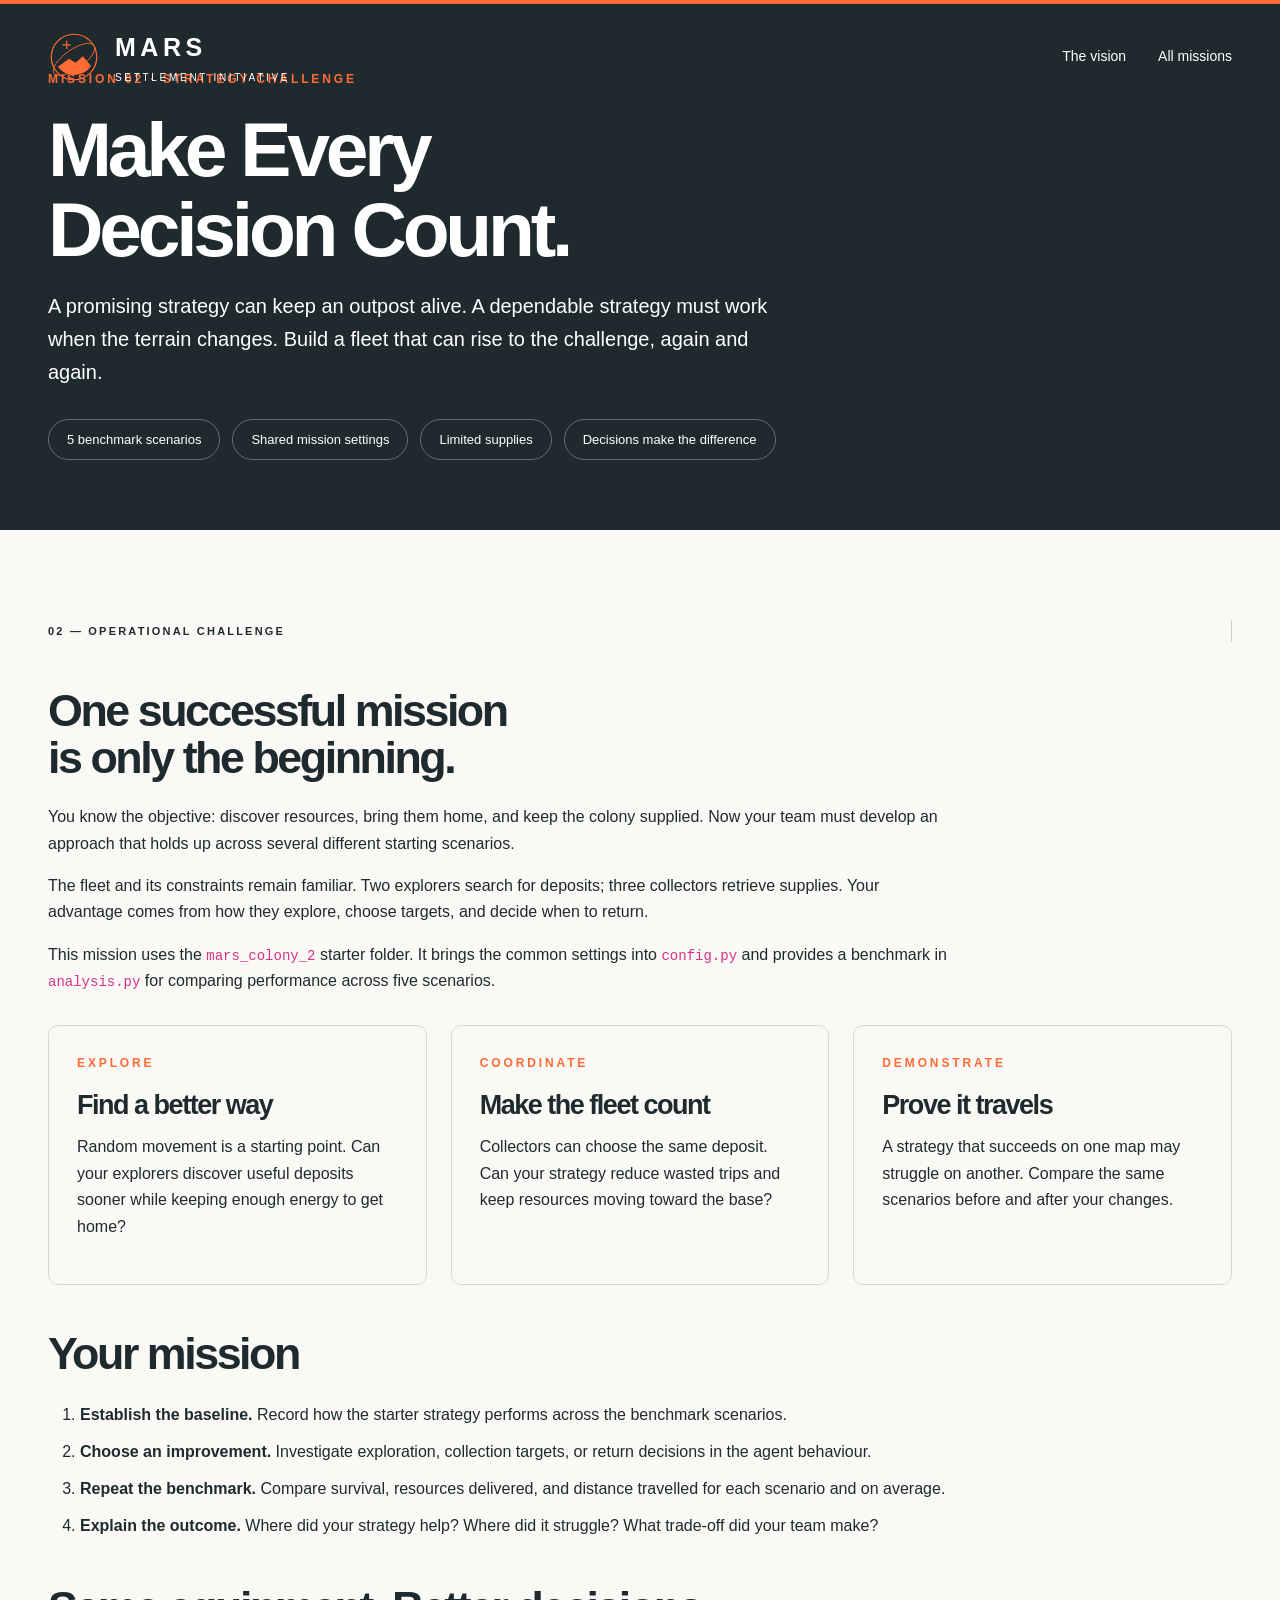
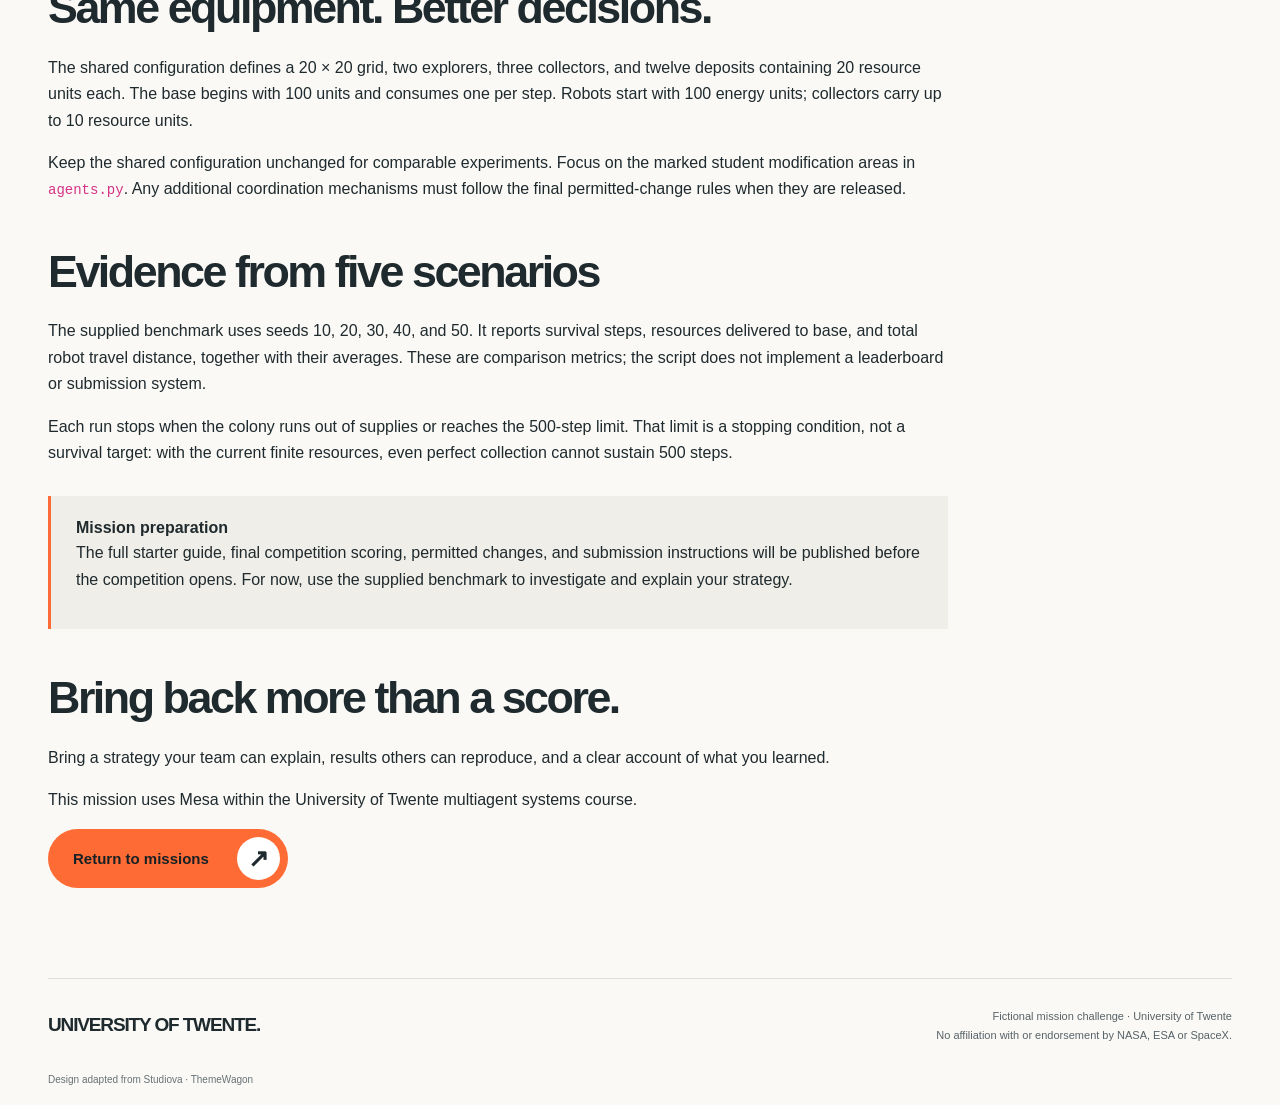
<file: html/mission-02.html>
<!doctype html><html lang="en"><head><meta charset="utf-8"><meta name="viewport" content="width=device-width, initial-scale=1"><title>Mission 02 — Make Every Decision Count</title><meta name="description" content="Mission 02: improve your Mars fleet strategy and compare performance across five benchmark scenarios."><link rel="icon" href="../assets/images/logos/mission-mark.svg" type="image/svg+xml"><link rel="stylesheet" href="../assets/css/styles.css"><link rel="stylesheet" href="../assets/css/mission.css"></head>
<body class="mission-site"><a class="skip-link" href="#main">Skip to content</a><header class="mission-header brief-header"><div class="shell header-inner"><a class="mission-brand" href="index.html" aria-label="Mars Settlement Initiative home"><img src="../assets/images/logos/mission-mark.svg" width="52" height="52" alt=""><span>MARS<small>SETTLEMENT INITIATIVE</small></span></a><nav aria-label="Main navigation"><a href="index.html#vision">The vision</a><a href="index.html#missions">All missions</a></nav></div></header>
<main id="main"><section class="brief-hero"><div class="shell"><p class="eyebrow">Mission 02 · Strategy challenge</p><h1>Make Every<br>Decision Count.</h1><p class="lead">A promising strategy can keep an outpost alive. A dependable strategy must work when the terrain changes. Build a fleet that can rise to the challenge, again and again.</p><div class="brief-facts"><span>5 benchmark scenarios</span><span>Shared mission settings</span><span>Limited supplies</span><span>Decisions make the difference</span></div></div></section>
<section class="section-pad"><div class="shell"><p class="section-label">02 — Operational challenge</p><div class="brief-copy"><h2>One successful mission<br>is only the beginning.</h2><p>You know the objective: discover resources, bring them home, and keep the colony supplied. Now your team must develop an approach that holds up across several different starting scenarios.</p><p>The fleet and its constraints remain familiar. Two explorers search for deposits; three collectors retrieve supplies. Your advantage comes from how they explore, choose targets, and decide when to return.</p><p>This mission uses the <code>mars_colony_2</code> starter folder. It brings the common settings into <code>config.py</code> and provides a benchmark in <code>analysis.py</code> for comparing performance across five scenarios.</p></div><div class="brief-grid"><article class="brief-card"><p class="eyebrow">Explore</p><h3>Find a better way</h3><p>Random movement is a starting point. Can your explorers discover useful deposits sooner while keeping enough energy to get home?</p></article><article class="brief-card"><p class="eyebrow">Coordinate</p><h3>Make the fleet count</h3><p>Collectors can choose the same deposit. Can your strategy reduce wasted trips and keep resources moving toward the base?</p></article><article class="brief-card"><p class="eyebrow">Demonstrate</p><h3>Prove it travels</h3><p>A strategy that succeeds on one map may struggle on another. Compare the same scenarios before and after your changes.</p></article></div><div class="brief-copy"><h2>Your mission</h2><ol><li><strong>Establish the baseline.</strong> Record how the starter strategy performs across the benchmark scenarios.</li><li><strong>Choose an improvement.</strong> Investigate exploration, collection targets, or return decisions in the agent behaviour.</li><li><strong>Repeat the benchmark.</strong> Compare survival, resources delivered, and distance travelled for each scenario and on average.</li><li><strong>Explain the outcome.</strong> Where did your strategy help? Where did it struggle? What trade-off did your team make?</li></ol><h2>Same equipment. Better decisions.</h2><p>The shared configuration defines a 20 × 20 grid, two explorers, three collectors, and twelve deposits containing 20 resource units each. The base begins with 100 units and consumes one per step. Robots start with 100 energy units; collectors carry up to 10 resource units.</p><p>Keep the shared configuration unchanged for comparable experiments. Focus on the marked student modification areas in <code>agents.py</code>. Any additional coordination mechanisms must follow the final permitted-change rules when they are released.</p><h2>Evidence from five scenarios</h2><p>The supplied benchmark uses seeds 10, 20, 30, 40, and 50. It reports survival steps, resources delivered to base, and total robot travel distance, together with their averages. These are comparison metrics; the script does not implement a leaderboard or submission system.</p><p>Each run stops when the colony runs out of supplies or reaches the 500-step limit. That limit is a stopping condition, not a survival target: with the current finite resources, even perfect collection cannot sustain 500 steps.</p><div class="brief-note"><strong>Mission preparation</strong><p>The full starter guide, final competition scoring, permitted changes, and submission instructions will be published before the competition opens. For now, use the supplied benchmark to investigate and explain your strategy.</p></div><h2>Bring back more than a score.</h2><p>Bring a strategy your team can explain, results others can reproduce, and a clear account of what you learned.</p><p>This mission uses Mesa within the University of Twente multiagent systems course.</p><a class="mission-button" href="index.html#missions">Return to missions <span aria-hidden="true">↗</span></a></div></div></section>
</main><footer class="mission-footer"><div class="shell footer-inner"><a class="university-name" href="https://www.utwente.nl/en/">UNIVERSITY OF TWENTE.</a><p>Fictional mission challenge · University of Twente<br>No affiliation with or endorsement by NASA, ESA or SpaceX.</p></div><div class="shell template-credit">Design adapted from Studiova · <a href="https://www.themewagon.com">ThemeWagon</a></div></footer></body></html>


<script src='../assets/js/mission-nav.js'></script>
</file>
<file: assets/css/mission.css>
.mission-site{--orange:#ff6b35;--ink:#1f2a2e;--paper:#faf9f6;color:var(--ink);background:var(--paper);font-family:Arial,Helvetica,sans-serif;margin:0}.mission-site *{box-sizing:border-box}.mission-site h1,.mission-site h2,.mission-site h3{font-family:inherit;letter-spacing:-.055em;line-height:1.04;font-weight:700}.mission-site p{line-height:1.65}.mission-site a{text-decoration:none}.shell{width:min(1320px,calc(100% - 96px));margin-inline:auto}.mission-header{position:absolute;z-index:2;top:0;width:100%;border-top:4px solid var(--orange);color:white}.header-inner{display:flex;justify-content:space-between;align-items:center;padding-block:25px;gap:25px}.mission-brand{display:flex;align-items:center;gap:15px;color:white;letter-spacing:.18em;font-size:25px;font-weight:700}.mission-brand small{display:block;font-size:10px;letter-spacing:.27em;font-weight:400;margin-top:3px}.mission-header nav{display:flex;align-items:center;gap:32px}.mission-header nav a{color:#fff;font-size:14px}.nav-cta{border:1px solid var(--orange);border-radius:40px;padding:12px 20px}.mission-hero{min-height:790px;min-height: min(900px,100svh);position:relative;display:flex;align-items:center;padding:155px 0 90px;background:linear-gradient(90deg,rgba(10,14,15,.64),rgba(10,14,15,.17) 70%),url('../images/backgrounds/mars-settlement.png') center 57%/cover;color:white}.hero-content h1{font-size:clamp(52px,6.3vw,94px);color:white;margin:24px 0}.eyebrow{text-transform:uppercase;letter-spacing:.24em;font-size:12px;font-weight:700;color:var(--orange);margin-bottom:18px}.hero-copy{font-size:20px;max-width:560px;margin-bottom:30px}.mission-button{display:inline-flex;align-items:center;justify-content:space-between;gap:28px;background:var(--orange);color:#172125;border:1px solid transparent;border-radius:50px;padding:7px 7px 7px 24px;font-weight:700;font-size:15px;transition:background .2s,transform .2s}.mission-button span{width:43px;height:43px;border-radius:50%;background:white;color:var(--ink);display:grid;place-items:center;font-size:25px}.mission-button:hover{background:#ff8a60;color:#172125;transform:translateY(-2px)}.image-caption{position:absolute;right:24px;bottom:16px;font-size:10px;color:#e1d5cb}.mission-ribbon{text-align:center;background:var(--orange);padding:22px 20px;color:#172125;text-transform:uppercase;letter-spacing:.3em;font-size:12px;font-weight:bold}.section-pad{padding-block:90px}.section-light{background:var(--paper)}.section-dark{background:var(--ink);color:#d6dadd}.section-dark h2,.section-dark h3{color:white}.editorial{display:grid;grid-template-columns:170px 1.3fr 1fr;gap:40px}.section-label{text-transform:uppercase;letter-spacing:.2em;font-size:11px;font-weight:700;border-right:1px solid #cbd0ce;margin:0;line-height:2!important}.section-dark .section-label{border-color:#647075}.mission-site h2{font-size:clamp(34px,3.5vw,52px);margin:0 0 24px}.vision-copy p{font-size:16px;margin-bottom:16px}.closing-line{font-weight:bold}.vision-image{min-height:270px;background:url('../images/backgrounds/mars-settlement.png') 88% center/cover}.mission-heading{grid-template-columns:170px 1fr;margin-bottom:45px}.mission-heading p:not(.section-label){margin:0}.mission-card{display:grid;grid-template-columns:1.6fr 1fr;border:1px solid #516065;border-radius:12px;overflow:hidden}.card-scene{min-height:340px;overflow:hidden}.card-scene img{width:100%;height:100%;object-fit:cover;object-position:80% center;display:block;transition:transform .4s}.card-scene:hover img{transform:scale(1.025)}.card-copy{padding:44px}.card-copy h3{font-size:38px;margin-bottom:22px}.card-copy p:not(.eyebrow){max-width:290px}.compact{font-size:13px;gap:16px;padding-left:19px}.compact span{width:32px;height:32px;font-size:20px}.inspiration{padding:45px 0 25px}.inspiration-label{text-align:center;text-transform:uppercase;letter-spacing:.22em;font-size:10px}.logo-row{display:flex;justify-content:center;align-items:center;gap:90px;padding:25px 0}.logo-row img{width:150px;height:65px;object-fit:contain}.logo-row img:first-child{width:85px;height:75px}.footer-inner{border-top:1px solid #ddd;display:flex;align-items:center;justify-content:space-between;padding:28px 0;gap:30px}.university-name{font-size:19px;font-weight:800;letter-spacing:-.06em;color:var(--ink)}.footer-inner p{font-size:11px;color:#576267;text-align:right;margin:0}.template-credit{font-size:10px;color:#667175;padding-bottom:18px}.template-credit a{color:inherit}.skip-link{position:fixed;top:-80px;left:20px;background:white;color:#111;padding:15px;z-index:10}.skip-link:focus{top:10px}.mission-site a:focus-visible{outline:3px solid #1680c4;outline-offset:5px}.brief-header{position:relative;background:var(--ink)}.brief-hero{padding:70px 0;background:var(--ink);color:white}.brief-hero h1{font-size:clamp(45px,6vw,78px);color:white;max-width:900px;margin:20px 0}.brief-hero .lead{max-width:730px;font-size:20px}.brief-grid{display:grid;grid-template-columns:repeat(3,1fr);gap:24px;margin-top:30px}.brief-card{border:1px solid #d8d9d4;padding:28px;border-radius:10px}.brief-card h3{font-size:27px;margin-bottom:15px}.brief-copy{max-width:900px}.brief-copy h2{margin-top:45px}.brief-copy li{line-height:1.7;margin-bottom:10px}.brief-note{padding:20px 25px;border-left:3px solid var(--orange);background:#f0eee8;margin-top:30px}.brief-facts{display:flex;flex-wrap:wrap;gap:12px;margin-top:30px}.brief-facts span{border:1px solid #647075;border-radius:30px;padding:10px 18px;font-size:13px}@media(min-width:1600px){.mission-hero{min-height:900px}}@media(max-width:900px){.shell{width:calc(100% - 48px)}.mission-header nav{gap:18px}.nav-cta{display:none}.editorial{grid-template-columns:110px 1fr;gap:25px}.vision-image{grid-column:2;min-height:200px}.mission-card{grid-template-columns:1.2fr 1fr}.card-copy{padding:28px}.card-copy h3{font-size:30px}.brief-grid{grid-template-columns:1fr}.mission-heading{grid-template-columns:110px 1fr}}@media(max-width:600px){.shell{width:calc(100% - 40px)}.header-inner{gap:12px;padding-block:18px}.mission-brand{font-size:18px;gap:8px}.mission-brand img{width:37px;height:37px}.mission-brand small{font-size:7px}.mission-header nav{gap:14px}.mission-header nav a{font-size:12px}.mission-hero{min-height:740px;padding:150px 0 90px;background-position:center,65% center}.hero-content h1{font-size:clamp(43px,10vw,60px)}.hero-copy{font-size:17px;max-width:330px}.mission-ribbon{font-size:9px;letter-spacing:.12em;padding:20px 8px}.section-pad{padding-block:50px}.editorial,.mission-heading{grid-template-columns:1fr;gap:22px}.section-label{border:0;border-bottom:1px solid #cbd0ce;padding-bottom:14px}.section-label br{display:none}.vision-image{grid-column:auto}.mission-card{grid-template-columns:1fr}.card-scene{min-height:230px;height:230px}.card-copy{padding:30px}.logo-row{gap:30px}.logo-row img{width:85px;height:40px}.logo-row img:first-child{width:55px;height:50px}.inspiration-label{font-size:9px;letter-spacing:.12em}.footer-inner{flex-direction:column;align-items:flex-start;gap:14px}.footer-inner p{text-align:left}.desktop-break{display:none}}@media(prefers-reduced-motion:reduce){.mission-site *{transition:none!important;scroll-behavior:auto!important}}

/* Original Mars video, with the existing readable overlay and foreground content. */
.mission-hero{isolation:isolate;overflow:hidden}
.mission-hero-video{position:absolute;inset:0;width:100%;height:100%;object-fit:cover;z-index:-2;pointer-events:none}
.mission-hero::before{content:"";position:absolute;inset:0;background:linear-gradient(90deg,rgba(10,14,15,.64),rgba(10,14,15,.17) 70%);z-index:-1;pointer-events:none}

.mission-card + .mission-card{margin-top:32px}

/* Alternate the second mission while retaining the image-first mobile layout. */
@media(min-width:601px){
  .mission-card-reversed{grid-template-columns:1fr 1.6fr}
  .mission-card-reversed .card-copy{grid-column:1;grid-row:1}
  .mission-card-reversed .card-scene{grid-column:2;grid-row:1}
}
.mission-card-reversed .card-scene img{object-position:center}

/* Match mission image heights regardless of the source aspect ratio. */
@media(min-width:601px){
  .mission-card .card-scene{position:relative;height:420px;min-height:420px}
  .mission-card .card-scene img{position:absolute;inset:0;width:100%;height:100%;object-fit:cover}
}

/* Keep the mission navigation visible while scrolling, as in the original template. */
.mission-header{position:fixed}
/* Fixed navigation stays legible over every section of the page. */
.mission-header{background:rgba(31,42,46,.94);backdrop-filter:blur(10px)}
/* The navigation is transparent over the hero and gains a solid surface after scrolling. */
.mission-header{background:transparent;backdrop-filter:none;transition:background .25s ease,backdrop-filter .25s ease}
.mission-header.is-scrolled{background:rgba(31,42,46,.94);backdrop-filter:blur(10px)}
 .hackathon-callout{background:#f0eee8;padding:58px 0;border-bottom:1px solid #d7d9d7}.hackathon-callout-inner{display:grid;grid-template-columns:170px 1fr auto;gap:40px;align-items:center}.hackathon-callout h2{margin:0 0 12px;font-size:clamp(32px,3.6vw,54px)}.hackathon-callout p{margin:0;max-width:650px}.hackathon-callout .mission-button{white-space:nowrap}@media(max-width:760px){.hackathon-callout-inner{grid-template-columns:1fr;gap:18px}.hackathon-callout .mission-button{justify-self:start}}
</file>
<file: assets/css/briefing.css>
.field-layout{display:grid;grid-template-columns:190px minmax(0,1fr);gap:55px;padding-block:60px}.field-nav{position:sticky;top:25px;align-self:start;display:grid;gap:12px;font-size:14px}.field-nav strong{margin-bottom:12px}.field-nav a{color:#34434a;padding:5px 0}.field-nav a:hover{color:#a3370e}.field-content section{padding-bottom:65px;margin-bottom:45px;border-bottom:1px solid #d7d9d7;scroll-margin-top:25px}.field-content p,.field-content li{font-size:16px;line-height:1.7}.field-content h3{font-size:26px;margin:20px 0 14px}.field-content a:not(.mission-button){color:#a3370e;text-decoration:underline}.field-content .eyebrow{font-size:13px;color:#a3370e}.brief-hero .mission-button{margin-top:28px}.fleet-figure{margin:28px 0 12px}.fleet-figure img{width:100%;display:block;border-radius:10px}.field-content figcaption{font-size:13px;line-height:1.5;color:#526068;margin-top:12px}.role-grid{display:grid;grid-template-columns:repeat(3,minmax(0,1fr));gap:24px}.role-grid article{padding:20px 0}.role-symbol{font-size:28px}.explorer-symbol{color:#2576ad}.collector-symbol{color:#ac6400}.base-symbol{color:#96720b}.role-question{font-weight:bold}.resource-flow{display:grid;grid-template-columns:repeat(5,1fr);list-style:none;padding:0;gap:8px;margin:30px 0}.resource-flow li{background:#1f2a2e;color:white;padding:16px 12px;border-top:3px solid #ff6b35;border-radius:4px}.resource-flow strong,.resource-flow span{display:block}.resource-flow span{font-size:13px;margin-top:8px;line-height:1.4}.rule-grid{display:grid;grid-template-columns:1fr 1fr;gap:24px;margin:28px 0}.rule-grid>div{background:#f0eee8;padding:24px;border-radius:8px}.rule-grid ul{padding-left:20px}.simulation-figure{margin:30px 0}.simulation-figure img{width:100%;max-height:580px;object-fit:contain;background:#1f2a2e;border-radius:10px}.map-legend{display:flex;flex-wrap:wrap;list-style:none;gap:14px 24px;padding:0}.map-legend li{font-size:14px}.map-legend span{font-size:22px;margin-right:6px}.field-content details{border:1px solid #cdd1ce;border-radius:8px;padding:18px 22px;margin:16px 0}.field-content summary{font-size:16px;font-weight:bold;cursor:pointer;line-height:1.5}.field-content details p:first-of-type{margin-top:18px}.metric-list{display:grid;gap:15px;margin:25px 0}.metric-list article{border-left:4px solid #ff6b35;padding:18px 24px;background:#f0eee8}.metric-list span{font-size:13px;text-transform:uppercase;letter-spacing:.08em}.metric-list h3{margin-top:10px}.table-scroll{overflow-x:auto;margin:25px 0}.field-content table{width:100%;border-collapse:collapse;font-size:14px}.field-content th,.field-content td{padding:14px;text-align:left;border-bottom:1px solid #cdd1ce;vertical-align:top}.field-content th{background:#1f2a2e;color:white}.field-content caption{caption-side:top;text-align:left;color:#526068;font-size:14px;padding:10px 0}.field-content pre{background:#1f2a2e;color:#fff;padding:22px;border-radius:8px;overflow-x:auto;font-size:14px}.field-content pre code{color:inherit}.field-note{font-size:14px!important;color:#526068}.mission-checks{display:grid;gap:18px;margin:25px 0}.mission-checks label{display:flex;gap:12px;align-items:flex-start;line-height:1.5;font-size:16px;cursor:pointer}.mission-checks input{width:20px;height:20px;flex-shrink:0;accent-color:#a3370e;margin-top:2px}@media(max-width:1050px){.field-layout{grid-template-columns:155px minmax(0,1fr);gap:30px}.role-grid{gap:15px}.resource-flow{grid-template-columns:repeat(3,1fr)}}@media(max-width:760px){.field-layout{display:block;padding-block:30px}.field-nav{position:static;grid-template-columns:1fr 1fr;padding-bottom:30px;gap:10px}.field-nav strong{grid-column:1/-1}.role-grid,.rule-grid{grid-template-columns:1fr}.role-grid article{border-bottom:1px solid #ddd}.field-content section{padding-bottom:35px;margin-bottom:35px}.resource-flow{grid-template-columns:1fr 1fr}.field-content h2{font-size:34px}.field-content th,.field-content td{min-width:100px}.fleet-figure{overflow-x:auto}.fleet-figure img{min-width:620px}.fleet-figure figcaption{min-width:0}}@media(prefers-reduced-motion:no-preference){html{scroll-behavior:smooth}}

.simulation-figure picture img{height:auto}
</file>
<file: assets/css/styles.css>
@charset "UTF-8";
@import url("https://fonts.googleapis.com/css2?family=Manrope:wght@200..800&display=swap");
/*!
 * Bootstrap  v5.3.6 (https://getbootstrap.com/)
 * Copyright 2011-2025 The Bootstrap Authors
 * Licensed under MIT (https://github.com/twbs/bootstrap/blob/main/LICENSE)
 */
:root,
[data-bs-theme=light] {
  --bs-blue: #FF6B35;
  --bs-indigo: #6610f2;
  --bs-purple: #6f42c1;
  --bs-pink: #d63384;
  --bs-red: #dc3545;
  --bs-orange: #fd7e14;
  --bs-yellow: #ffc107;
  --bs-green: #198754;
  --bs-teal: #20c997;
  --bs-cyan: #0dcaf0;
  --bs-black: #000;
  --bs-white: #fff;
  --bs-gray: #6c757d;
  --bs-gray-dark: #343a40;
  --bs-gray-100: rgba(31, 42, 46, 0.12);
  --bs-gray-200: #F4F8FA;
  --bs-gray-300: rgba(31, 42, 46, 0.6);
  --bs-gray-400: rgba(31, 42, 46, 0.7);
  --bs-gray-500: #1F2A2E;
  --bs-gray-600: #6c757d;
  --bs-gray-700: #495057;
  --bs-gray-800: #343a40;
  --bs-gray-900: #212529;
  --bs-primary: #FF6B35;
  --bs-secondary: #1f2a2e;
  --bs-light: rgba(31, 42, 46, 0.12);
  --bs-dark: #1F2A2E;
  --bs-muted: rgba(31, 42, 46, 0.6);
  --bs-dark-light: rgba(31, 42, 46, 0.7);
  --bs-light-gray: #F4F8FA;
  --bs-primary-rgb: 255, 107, 53;
  --bs-secondary-rgb: 31, 42, 46;
  --bs-light-rgb: 31, 42, 46;
  --bs-dark-rgb: 31, 42, 46;
  --bs-muted-rgb: 31, 42, 46;
  --bs-dark-light-rgb: 31, 42, 46;
  --bs-light-gray-rgb: 244, 248, 250;
  --bs-primary-text-emphasis: #662b15;
  --bs-secondary-text-emphasis: #0c1112;
  --bs-success-text-emphasis: #0a3622;
  --bs-info-text-emphasis: #055160;
  --bs-warning-text-emphasis: #664d03;
  --bs-danger-text-emphasis: #58151c;
  --bs-light-text-emphasis: #495057;
  --bs-dark-text-emphasis: #495057;
  --bs-primary-bg-subtle: #ffe1d7;
  --bs-secondary-bg-subtle: #d2d4d5;
  --bs-success-bg-subtle: #d1e7dd;
  --bs-info-bg-subtle: #cff4fc;
  --bs-warning-bg-subtle: #fff3cd;
  --bs-danger-bg-subtle: #f8d7da;
  --bs-light-bg-subtle: rgba(242, 242, 242, 0.56);
  --bs-dark-bg-subtle: rgba(31, 42, 46, 0.7);
  --bs-primary-border-subtle: #ffc4ae;
  --bs-secondary-border-subtle: #a5aaab;
  --bs-success-border-subtle: #a3cfbb;
  --bs-info-border-subtle: #9eeaf9;
  --bs-warning-border-subtle: #ffe69c;
  --bs-danger-border-subtle: #f1aeb5;
  --bs-light-border-subtle: #F4F8FA;
  --bs-dark-border-subtle: #1F2A2E;
  --bs-white-rgb: 255, 255, 255;
  --bs-black-rgb: 0, 0, 0;
  --bs-font-sans-serif: "Manrope", sans-serif;
  --bs-font-monospace: SFMono-Regular, Menlo, Monaco, Consolas, "Liberation Mono", "Courier New", monospace;
  --bs-gradient: linear-gradient(180deg, rgba(255, 255, 255, 0.15), rgba(255, 255, 255, 0));
  --bs-body-font-family: var(--bs-font-sans-serif);
  --bs-body-font-size: 1rem;
  --bs-body-font-weight: 400;
  --bs-body-line-height: 1.5;
  --bs-body-color: rgba(31, 42, 46, 0.7);
  --bs-body-color-rgb: 31, 42, 46;
  --bs-body-bg: #fff;
  --bs-body-bg-rgb: 255, 255, 255;
  --bs-emphasis-color: #000;
  --bs-emphasis-color-rgb: 0, 0, 0;
  --bs-secondary-color: rgba(31, 42, 46, 0.75);
  --bs-secondary-color-rgb: 31, 42, 46;
  --bs-secondary-bg: #F4F8FA;
  --bs-secondary-bg-rgb: 244, 248, 250;
  --bs-tertiary-color: rgba(31, 42, 46, 0.5);
  --bs-tertiary-color-rgb: 31, 42, 46;
  --bs-tertiary-bg: rgba(31, 42, 46, 0.12);
  --bs-tertiary-bg-rgb: 31, 42, 46;
  --bs-heading-color: #1F2A2E;
  --bs-link-color: #1F2A2E;
  --bs-link-color-rgb: 31, 42, 46;
  --bs-link-decoration: underline;
  --bs-link-hover-color: #FF6B35;
  --bs-link-hover-color-rgb: 255, 107, 53;
  --bs-code-color: #d63384;
  --bs-highlight-color: rgba(31, 42, 46, 0.7);
  --bs-highlight-bg: #fff3cd;
  --bs-border-width: 1px;
  --bs-border-style: solid;
  --bs-border-color: rgba(31, 42, 46, 0.12);
  --bs-border-color-translucent: rgba(0, 0, 0, 0.175);
  --bs-border-radius: 8px;
  --bs-border-radius-sm: 20px;
  --bs-border-radius-lg: 24px;
  --bs-border-radius-xl: 1rem;
  --bs-border-radius-xxl: 2rem;
  --bs-border-radius-2xl: var(--bs-border-radius-xxl);
  --bs-border-radius-pill: 50rem;
  --bs-box-shadow: 0px 1px 3px rgba(0, 0, 0, 0.15);
  --bs-box-shadow-sm: 0px 6px 8px -6px rgba(0, 0, 0, 0.15);
  --bs-box-shadow-lg: 0px 12px 16px -4px rgba(16, 24, 40, 0.08), 0px 4px 6px -2px rgba(16, 24, 40, 0.03);
  --bs-box-shadow-inset: unset;
  --bs-focus-ring-width: 0.25rem;
  --bs-focus-ring-opacity: 0.25;
  --bs-focus-ring-color: rgba(255, 107, 53, 0.25);
  --bs-form-valid-color: #198754;
  --bs-form-valid-border-color: #198754;
  --bs-form-invalid-color: #dc3545;
  --bs-form-invalid-border-color: #dc3545;
}

[data-bs-theme=dark] {
  color-scheme: dark;
  --bs-body-color: rgba(31, 42, 46, 0.6);
  --bs-body-color-rgb: 31, 42, 46;
  --bs-body-bg: #212529;
  --bs-body-bg-rgb: 33, 37, 41;
  --bs-emphasis-color: #fff;
  --bs-emphasis-color-rgb: 255, 255, 255;
  --bs-secondary-color: rgba(31, 42, 46, 0.75);
  --bs-secondary-color-rgb: 31, 42, 46;
  --bs-secondary-bg: #343a40;
  --bs-secondary-bg-rgb: 52, 58, 64;
  --bs-tertiary-color: rgba(31, 42, 46, 0.5);
  --bs-tertiary-color-rgb: 31, 42, 46;
  --bs-tertiary-bg: #2b3035;
  --bs-tertiary-bg-rgb: 43, 48, 53;
  --bs-primary-text-emphasis: #ffa686;
  --bs-secondary-text-emphasis: #797f82;
  --bs-success-text-emphasis: #75b798;
  --bs-info-text-emphasis: #6edff6;
  --bs-warning-text-emphasis: #ffda6a;
  --bs-danger-text-emphasis: #ea868f;
  --bs-light-text-emphasis: rgba(31, 42, 46, 0.12);
  --bs-dark-text-emphasis: rgba(31, 42, 46, 0.6);
  --bs-primary-bg-subtle: #33150b;
  --bs-secondary-bg-subtle: #060809;
  --bs-success-bg-subtle: #051b11;
  --bs-info-bg-subtle: #032830;
  --bs-warning-bg-subtle: #332701;
  --bs-danger-bg-subtle: #2c0b0e;
  --bs-light-bg-subtle: #343a40;
  --bs-dark-bg-subtle: #1a1d20;
  --bs-primary-border-subtle: #994020;
  --bs-secondary-border-subtle: #13191c;
  --bs-success-border-subtle: #0f5132;
  --bs-info-border-subtle: #087990;
  --bs-warning-border-subtle: #997404;
  --bs-danger-border-subtle: #842029;
  --bs-light-border-subtle: #495057;
  --bs-dark-border-subtle: #343a40;
  --bs-heading-color: inherit;
  --bs-link-color: #ffa686;
  --bs-link-hover-color: #e1ffbb;
  --bs-link-color-rgb: 218, 255, 170;
  --bs-link-hover-color-rgb: 225, 255, 187;
  --bs-code-color: #e685b5;
  --bs-highlight-color: rgba(31, 42, 46, 0.6);
  --bs-highlight-bg: #664d03;
  --bs-border-color: #495057;
  --bs-border-color-translucent: rgba(255, 255, 255, 0.15);
  --bs-form-valid-color: #75b798;
  --bs-form-valid-border-color: #75b798;
  --bs-form-invalid-color: #ea868f;
  --bs-form-invalid-border-color: #ea868f;
}

*,
*::before,
*::after {
  box-sizing: border-box;
}

@media (prefers-reduced-motion: no-preference) {
  :root {
    scroll-behavior: smooth;
  }
}

body {
  margin: 0;
  font-family: var(--bs-body-font-family);
  font-size: var(--bs-body-font-size);
  font-weight: var(--bs-body-font-weight);
  line-height: var(--bs-body-line-height);
  color: var(--bs-body-color);
  text-align: var(--bs-body-text-align);
  background-color: var(--bs-body-bg);
  -webkit-text-size-adjust: 100%;
  -webkit-tap-highlight-color: rgba(0, 0, 0, 0);
}

hr {
  margin: 1rem 0;
  color: inherit;
  border: 0;
  border-top: var(--bs-border-width) solid rgba(31, 42, 46, 0.12);
  opacity: 1;
}

h6, .h6, h5, .h5, h4, .h4, h3, .h3, h2, .h2, h1, .h1 {
  margin-top: 0;
  margin-bottom: 0.5rem;
  font-weight: 700;
  line-height: 1.2;
  color: var(--bs-heading-color);
}

h1, .h1 {
  font-size: calc(1.925rem + 8.1vw);
}
@media (min-width: 1200px) {
  h1, .h1 {
    font-size: 8rem;
  }
}

h2, .h2 {
  font-size: calc(1.425rem + 2.1vw);
}
@media (min-width: 1200px) {
  h2, .h2 {
    font-size: 3rem;
  }
}

h3, .h3 {
  font-size: calc(1.35rem + 1.2vw);
}
@media (min-width: 1200px) {
  h3, .h3 {
    font-size: 2.25rem;
  }
}

h4, .h4 {
  font-size: calc(1.3rem + 0.6vw);
}
@media (min-width: 1200px) {
  h4, .h4 {
    font-size: 1.75rem;
  }
}

h5, .h5 {
  font-size: 1.125rem;
}

h6, .h6 {
  font-size: 1rem;
}

p {
  margin-top: 0;
  margin-bottom: 1rem;
}

abbr[title] {
  text-decoration: underline dotted;
  cursor: help;
  text-decoration-skip-ink: none;
}

address {
  margin-bottom: 1rem;
  font-style: normal;
  line-height: inherit;
}

ol,
ul {
  padding-left: 2rem;
}

ol,
ul,
dl {
  margin-top: 0;
  margin-bottom: 1rem;
}

ol ol,
ul ul,
ol ul,
ul ol {
  margin-bottom: 0;
}

dt {
  font-weight: 700;
}

dd {
  margin-bottom: 0.5rem;
  margin-left: 0;
}

blockquote {
  margin: 0 0 1rem;
}

b,
strong {
  font-weight: bolder;
}

small, .small {
  font-size: 0.875em;
}

mark, .mark {
  padding: 0.1875em;
  color: var(--bs-highlight-color);
  background-color: var(--bs-highlight-bg);
}

sub,
sup {
  position: relative;
  font-size: 0.75em;
  line-height: 0;
  vertical-align: baseline;
}

sub {
  bottom: -0.25em;
}

sup {
  top: -0.5em;
}

a {
  color: rgba(var(--bs-link-color-rgb), var(--bs-link-opacity, 1));
  text-decoration: underline;
}
a:hover {
  --bs-link-color-rgb: var(--bs-link-hover-color-rgb);
}

a:not([href]):not([class]), a:not([href]):not([class]):hover {
  color: inherit;
  text-decoration: none;
}

pre,
code,
kbd,
samp {
  font-family: var(--bs-font-monospace);
  font-size: 1em;
}

pre {
  display: block;
  margin-top: 0;
  margin-bottom: 1rem;
  overflow: auto;
  font-size: 0.875em;
}
pre code {
  font-size: inherit;
  color: inherit;
  word-break: normal;
}

code {
  font-size: 0.875em;
  color: var(--bs-code-color);
  word-wrap: break-word;
}
a > code {
  color: inherit;
}

kbd {
  padding: 0.1875rem 0.375rem;
  font-size: 0.875em;
  color: var(--bs-body-bg);
  background-color: var(--bs-body-color);
  border-radius: 20px;
}
kbd kbd {
  padding: 0;
  font-size: 1em;
}

figure {
  margin: 0 0 1rem;
}

img,
svg {
  vertical-align: middle;
}

table {
  caption-side: bottom;
  border-collapse: collapse;
}

caption {
  padding-top: 0.5rem;
  padding-bottom: 0.5rem;
  color: var(--bs-secondary-color);
  text-align: left;
}

th {
  text-align: inherit;
  text-align: -webkit-match-parent;
}

thead,
tbody,
tfoot,
tr,
td,
th {
  border-color: inherit;
  border-style: solid;
  border-width: 0;
}

label {
  display: inline-block;
}

button {
  border-radius: 0;
}

button:focus:not(:focus-visible) {
  outline: 0;
}

input,
button,
select,
optgroup,
textarea {
  margin: 0;
  font-family: inherit;
  font-size: inherit;
  line-height: inherit;
}

button,
select {
  text-transform: none;
}

[role=button] {
  cursor: pointer;
}

select {
  word-wrap: normal;
}
select:disabled {
  opacity: 1;
}

[list]:not([type=date]):not([type=datetime-local]):not([type=month]):not([type=week]):not([type=time])::-webkit-calendar-picker-indicator {
  display: none !important;
}

button,
[type=button],
[type=reset],
[type=submit] {
  -webkit-appearance: button;
}
button:not(:disabled),
[type=button]:not(:disabled),
[type=reset]:not(:disabled),
[type=submit]:not(:disabled) {
  cursor: pointer;
}

::-moz-focus-inner {
  padding: 0;
  border-style: none;
}

textarea {
  resize: vertical;
}

fieldset {
  min-width: 0;
  padding: 0;
  margin: 0;
  border: 0;
}

legend {
  float: left;
  width: 100%;
  padding: 0;
  margin-bottom: 0.5rem;
  line-height: inherit;
  font-size: calc(1.275rem + 0.3vw);
}
@media (min-width: 1200px) {
  legend {
    font-size: 1.5rem;
  }
}
legend + * {
  clear: left;
}

::-webkit-datetime-edit-fields-wrapper,
::-webkit-datetime-edit-text,
::-webkit-datetime-edit-minute,
::-webkit-datetime-edit-hour-field,
::-webkit-datetime-edit-day-field,
::-webkit-datetime-edit-month-field,
::-webkit-datetime-edit-year-field {
  padding: 0;
}

::-webkit-inner-spin-button {
  height: auto;
}

[type=search] {
  -webkit-appearance: textfield;
  outline-offset: -2px;
}

/* rtl:raw:
[type="tel"],
[type="url"],
[type="email"],
[type="number"] {
  direction: ltr;
}
*/
::-webkit-search-decoration {
  -webkit-appearance: none;
}

::-webkit-color-swatch-wrapper {
  padding: 0;
}

::file-selector-button {
  font: inherit;
  -webkit-appearance: button;
}

output {
  display: inline-block;
}

iframe {
  border: 0;
}

summary {
  display: list-item;
  cursor: pointer;
}

progress {
  vertical-align: baseline;
}

[hidden] {
  display: none !important;
}

.lead {
  font-size: 1.25rem;
  font-weight: 300;
}

.display-1 {
  font-weight: 300;
  line-height: 1.2;
  font-size: calc(1.625rem + 4.5vw);
}
@media (min-width: 1200px) {
  .display-1 {
    font-size: 5rem;
  }
}

.display-2 {
  font-weight: 300;
  line-height: 1.2;
  font-size: calc(1.575rem + 3.9vw);
}
@media (min-width: 1200px) {
  .display-2 {
    font-size: 4.5rem;
  }
}

.display-3 {
  font-weight: 300;
  line-height: 1.2;
  font-size: calc(1.525rem + 3.3vw);
}
@media (min-width: 1200px) {
  .display-3 {
    font-size: 4rem;
  }
}

.display-4 {
  font-weight: 300;
  line-height: 1.2;
  font-size: calc(1.475rem + 2.7vw);
}
@media (min-width: 1200px) {
  .display-4 {
    font-size: 3.5rem;
  }
}

.display-5 {
  font-weight: 300;
  line-height: 1.2;
  font-size: calc(1.425rem + 2.1vw);
}
@media (min-width: 1200px) {
  .display-5 {
    font-size: 3rem;
  }
}

.display-6 {
  font-weight: 300;
  line-height: 1.2;
  font-size: calc(1.375rem + 1.5vw);
}
@media (min-width: 1200px) {
  .display-6 {
    font-size: 2.5rem;
  }
}

.list-unstyled {
  padding-left: 0;
  list-style: none;
}

.list-inline {
  padding-left: 0;
  list-style: none;
}

.list-inline-item {
  display: inline-block;
}
.list-inline-item:not(:last-child) {
  margin-right: 0.5rem;
}

.initialism {
  font-size: 0.875em;
  text-transform: uppercase;
}

.blockquote {
  margin-bottom: 1rem;
  font-size: 1.25rem;
}
.blockquote > :last-child {
  margin-bottom: 0;
}

.blockquote-footer {
  margin-top: -1rem;
  margin-bottom: 1rem;
  font-size: 0.875em;
  color: #6c757d;
}
.blockquote-footer::before {
  content: "— ";
}

.img-fluid {
  max-width: 100%;
  height: auto;
}

.img-thumbnail {
  padding: 0.25rem;
  background-color: var(--bs-body-bg);
  border: var(--bs-border-width) solid var(--bs-border-color);
  border-radius: var(--bs-border-radius);
  box-shadow: var(--bs-box-shadow-sm);
  max-width: 100%;
  height: auto;
}

.figure {
  display: inline-block;
}

.figure-img {
  margin-bottom: 0.5rem;
  line-height: 1;
}

.figure-caption {
  font-size: 0.875em;
  color: var(--bs-secondary-color);
}

.container,
.container-fluid,
.container-xxl,
.container-xl,
.container-lg,
.container-md,
.container-sm {
  --bs-gutter-x: 32px;
  --bs-gutter-y: 0;
  width: 100%;
  padding-right: calc(var(--bs-gutter-x) * 0.5);
  padding-left: calc(var(--bs-gutter-x) * 0.5);
  margin-right: auto;
  margin-left: auto;
}

@media (min-width: 576px) {
  .container-sm, .container {
    max-width: 540px;
  }
}
@media (min-width: 768px) {
  .container-md, .container-sm, .container {
    max-width: 720px;
  }
}
@media (min-width: 992px) {
  .container-lg, .container-md, .container-sm, .container {
    max-width: 960px;
  }
}
@media (min-width: 1200px) {
  .container-xl, .container-lg, .container-md, .container-sm, .container {
    max-width: 1140px;
  }
}
@media (min-width: 1400px) {
  .container-xxl, .container-xl, .container-lg, .container-md, .container-sm, .container {
    max-width: 1680px;
  }
}
:root {
  --bs-breakpoint-xs: 0;
  --bs-breakpoint-sm: 576px;
  --bs-breakpoint-md: 768px;
  --bs-breakpoint-lg: 992px;
  --bs-breakpoint-xl: 1200px;
  --bs-breakpoint-xxl: 1400px;
}

.row {
  --bs-gutter-x: 32px;
  --bs-gutter-y: 0;
  display: flex;
  flex-wrap: wrap;
  margin-top: calc(-1 * var(--bs-gutter-y));
  margin-right: calc(-0.5 * var(--bs-gutter-x));
  margin-left: calc(-0.5 * var(--bs-gutter-x));
}
.row > * {
  flex-shrink: 0;
  width: 100%;
  max-width: 100%;
  padding-right: calc(var(--bs-gutter-x) * 0.5);
  padding-left: calc(var(--bs-gutter-x) * 0.5);
  margin-top: var(--bs-gutter-y);
}

.col {
  flex: 1 0 0;
}

.row-cols-auto > * {
  flex: 0 0 auto;
  width: auto;
}

.row-cols-1 > * {
  flex: 0 0 auto;
  width: 100%;
}

.row-cols-2 > * {
  flex: 0 0 auto;
  width: 50%;
}

.row-cols-3 > * {
  flex: 0 0 auto;
  width: 33.33333333%;
}

.row-cols-4 > * {
  flex: 0 0 auto;
  width: 25%;
}

.row-cols-5 > * {
  flex: 0 0 auto;
  width: 20%;
}

.row-cols-6 > * {
  flex: 0 0 auto;
  width: 16.66666667%;
}

.col-auto {
  flex: 0 0 auto;
  width: auto;
}

.col-1 {
  flex: 0 0 auto;
  width: 8.33333333%;
}

.col-2 {
  flex: 0 0 auto;
  width: 16.66666667%;
}

.col-3 {
  flex: 0 0 auto;
  width: 25%;
}

.col-4 {
  flex: 0 0 auto;
  width: 33.33333333%;
}

.col-5 {
  flex: 0 0 auto;
  width: 41.66666667%;
}

.col-6 {
  flex: 0 0 auto;
  width: 50%;
}

.col-7 {
  flex: 0 0 auto;
  width: 58.33333333%;
}

.col-8 {
  flex: 0 0 auto;
  width: 66.66666667%;
}

.col-9 {
  flex: 0 0 auto;
  width: 75%;
}

.col-10 {
  flex: 0 0 auto;
  width: 83.33333333%;
}

.col-11 {
  flex: 0 0 auto;
  width: 91.66666667%;
}

.col-12 {
  flex: 0 0 auto;
  width: 100%;
}

.offset-1 {
  margin-left: 8.33333333%;
}

.offset-2 {
  margin-left: 16.66666667%;
}

.offset-3 {
  margin-left: 25%;
}

.offset-4 {
  margin-left: 33.33333333%;
}

.offset-5 {
  margin-left: 41.66666667%;
}

.offset-6 {
  margin-left: 50%;
}

.offset-7 {
  margin-left: 58.33333333%;
}

.offset-8 {
  margin-left: 66.66666667%;
}

.offset-9 {
  margin-left: 75%;
}

.offset-10 {
  margin-left: 83.33333333%;
}

.offset-11 {
  margin-left: 91.66666667%;
}

.g-0,
.gx-0 {
  --bs-gutter-x: 0;
}

.g-0,
.gy-0 {
  --bs-gutter-y: 0;
}

.g-1,
.gx-1 {
  --bs-gutter-x: 0.25rem;
}

.g-1,
.gy-1 {
  --bs-gutter-y: 0.25rem;
}

.g-2,
.gx-2 {
  --bs-gutter-x: 0.5rem;
}

.g-2,
.gy-2 {
  --bs-gutter-y: 0.5rem;
}

.g-3,
.gx-3 {
  --bs-gutter-x: 1rem;
}

.g-3,
.gy-3 {
  --bs-gutter-y: 1rem;
}

.g-4,
.gx-4 {
  --bs-gutter-x: 1.5rem;
}

.g-4,
.gy-4 {
  --bs-gutter-y: 1.5rem;
}

.g-5,
.gx-5 {
  --bs-gutter-x: 3rem;
}

.g-5,
.gy-5 {
  --bs-gutter-y: 3rem;
}

.g-6,
.gx-6 {
  --bs-gutter-x: 20px;
}

.g-6,
.gy-6 {
  --bs-gutter-y: 20px;
}

.g-7,
.gx-7 {
  --bs-gutter-x: 30px;
}

.g-7,
.gy-7 {
  --bs-gutter-y: 30px;
}

.g-8,
.gx-8 {
  --bs-gutter-x: 40px;
}

.g-8,
.gy-8 {
  --bs-gutter-y: 40px;
}

.g-9,
.gx-9 {
  --bs-gutter-x: 44px;
}

.g-9,
.gy-9 {
  --bs-gutter-y: 44px;
}

.g-10,
.gx-10 {
  --bs-gutter-x: 80px;
}

.g-10,
.gy-10 {
  --bs-gutter-y: 80px;
}

.g-11,
.gx-11 {
  --bs-gutter-x: 96px;
}

.g-11,
.gy-11 {
  --bs-gutter-y: 96px;
}

.g-12,
.gx-12 {
  --bs-gutter-x: 160px;
}

.g-12,
.gy-12 {
  --bs-gutter-y: 160px;
}

@media (min-width: 576px) {
  .col-sm {
    flex: 1 0 0;
  }
  .row-cols-sm-auto > * {
    flex: 0 0 auto;
    width: auto;
  }
  .row-cols-sm-1 > * {
    flex: 0 0 auto;
    width: 100%;
  }
  .row-cols-sm-2 > * {
    flex: 0 0 auto;
    width: 50%;
  }
  .row-cols-sm-3 > * {
    flex: 0 0 auto;
    width: 33.33333333%;
  }
  .row-cols-sm-4 > * {
    flex: 0 0 auto;
    width: 25%;
  }
  .row-cols-sm-5 > * {
    flex: 0 0 auto;
    width: 20%;
  }
  .row-cols-sm-6 > * {
    flex: 0 0 auto;
    width: 16.66666667%;
  }
  .col-sm-auto {
    flex: 0 0 auto;
    width: auto;
  }
  .col-sm-1 {
    flex: 0 0 auto;
    width: 8.33333333%;
  }
  .col-sm-2 {
    flex: 0 0 auto;
    width: 16.66666667%;
  }
  .col-sm-3 {
    flex: 0 0 auto;
    width: 25%;
  }
  .col-sm-4 {
    flex: 0 0 auto;
    width: 33.33333333%;
  }
  .col-sm-5 {
    flex: 0 0 auto;
    width: 41.66666667%;
  }
  .col-sm-6 {
    flex: 0 0 auto;
    width: 50%;
  }
  .col-sm-7 {
    flex: 0 0 auto;
    width: 58.33333333%;
  }
  .col-sm-8 {
    flex: 0 0 auto;
    width: 66.66666667%;
  }
  .col-sm-9 {
    flex: 0 0 auto;
    width: 75%;
  }
  .col-sm-10 {
    flex: 0 0 auto;
    width: 83.33333333%;
  }
  .col-sm-11 {
    flex: 0 0 auto;
    width: 91.66666667%;
  }
  .col-sm-12 {
    flex: 0 0 auto;
    width: 100%;
  }
  .offset-sm-0 {
    margin-left: 0;
  }
  .offset-sm-1 {
    margin-left: 8.33333333%;
  }
  .offset-sm-2 {
    margin-left: 16.66666667%;
  }
  .offset-sm-3 {
    margin-left: 25%;
  }
  .offset-sm-4 {
    margin-left: 33.33333333%;
  }
  .offset-sm-5 {
    margin-left: 41.66666667%;
  }
  .offset-sm-6 {
    margin-left: 50%;
  }
  .offset-sm-7 {
    margin-left: 58.33333333%;
  }
  .offset-sm-8 {
    margin-left: 66.66666667%;
  }
  .offset-sm-9 {
    margin-left: 75%;
  }
  .offset-sm-10 {
    margin-left: 83.33333333%;
  }
  .offset-sm-11 {
    margin-left: 91.66666667%;
  }
  .g-sm-0,
  .gx-sm-0 {
    --bs-gutter-x: 0;
  }
  .g-sm-0,
  .gy-sm-0 {
    --bs-gutter-y: 0;
  }
  .g-sm-1,
  .gx-sm-1 {
    --bs-gutter-x: 0.25rem;
  }
  .g-sm-1,
  .gy-sm-1 {
    --bs-gutter-y: 0.25rem;
  }
  .g-sm-2,
  .gx-sm-2 {
    --bs-gutter-x: 0.5rem;
  }
  .g-sm-2,
  .gy-sm-2 {
    --bs-gutter-y: 0.5rem;
  }
  .g-sm-3,
  .gx-sm-3 {
    --bs-gutter-x: 1rem;
  }
  .g-sm-3,
  .gy-sm-3 {
    --bs-gutter-y: 1rem;
  }
  .g-sm-4,
  .gx-sm-4 {
    --bs-gutter-x: 1.5rem;
  }
  .g-sm-4,
  .gy-sm-4 {
    --bs-gutter-y: 1.5rem;
  }
  .g-sm-5,
  .gx-sm-5 {
    --bs-gutter-x: 3rem;
  }
  .g-sm-5,
  .gy-sm-5 {
    --bs-gutter-y: 3rem;
  }
  .g-sm-6,
  .gx-sm-6 {
    --bs-gutter-x: 20px;
  }
  .g-sm-6,
  .gy-sm-6 {
    --bs-gutter-y: 20px;
  }
  .g-sm-7,
  .gx-sm-7 {
    --bs-gutter-x: 30px;
  }
  .g-sm-7,
  .gy-sm-7 {
    --bs-gutter-y: 30px;
  }
  .g-sm-8,
  .gx-sm-8 {
    --bs-gutter-x: 40px;
  }
  .g-sm-8,
  .gy-sm-8 {
    --bs-gutter-y: 40px;
  }
  .g-sm-9,
  .gx-sm-9 {
    --bs-gutter-x: 44px;
  }
  .g-sm-9,
  .gy-sm-9 {
    --bs-gutter-y: 44px;
  }
  .g-sm-10,
  .gx-sm-10 {
    --bs-gutter-x: 80px;
  }
  .g-sm-10,
  .gy-sm-10 {
    --bs-gutter-y: 80px;
  }
  .g-sm-11,
  .gx-sm-11 {
    --bs-gutter-x: 96px;
  }
  .g-sm-11,
  .gy-sm-11 {
    --bs-gutter-y: 96px;
  }
  .g-sm-12,
  .gx-sm-12 {
    --bs-gutter-x: 160px;
  }
  .g-sm-12,
  .gy-sm-12 {
    --bs-gutter-y: 160px;
  }
}
@media (min-width: 768px) {
  .col-md {
    flex: 1 0 0;
  }
  .row-cols-md-auto > * {
    flex: 0 0 auto;
    width: auto;
  }
  .row-cols-md-1 > * {
    flex: 0 0 auto;
    width: 100%;
  }
  .row-cols-md-2 > * {
    flex: 0 0 auto;
    width: 50%;
  }
  .row-cols-md-3 > * {
    flex: 0 0 auto;
    width: 33.33333333%;
  }
  .row-cols-md-4 > * {
    flex: 0 0 auto;
    width: 25%;
  }
  .row-cols-md-5 > * {
    flex: 0 0 auto;
    width: 20%;
  }
  .row-cols-md-6 > * {
    flex: 0 0 auto;
    width: 16.66666667%;
  }
  .col-md-auto {
    flex: 0 0 auto;
    width: auto;
  }
  .col-md-1 {
    flex: 0 0 auto;
    width: 8.33333333%;
  }
  .col-md-2 {
    flex: 0 0 auto;
    width: 16.66666667%;
  }
  .col-md-3 {
    flex: 0 0 auto;
    width: 25%;
  }
  .col-md-4 {
    flex: 0 0 auto;
    width: 33.33333333%;
  }
  .col-md-5 {
    flex: 0 0 auto;
    width: 41.66666667%;
  }
  .col-md-6 {
    flex: 0 0 auto;
    width: 50%;
  }
  .col-md-7 {
    flex: 0 0 auto;
    width: 58.33333333%;
  }
  .col-md-8 {
    flex: 0 0 auto;
    width: 66.66666667%;
  }
  .col-md-9 {
    flex: 0 0 auto;
    width: 75%;
  }
  .col-md-10 {
    flex: 0 0 auto;
    width: 83.33333333%;
  }
  .col-md-11 {
    flex: 0 0 auto;
    width: 91.66666667%;
  }
  .col-md-12 {
    flex: 0 0 auto;
    width: 100%;
  }
  .offset-md-0 {
    margin-left: 0;
  }
  .offset-md-1 {
    margin-left: 8.33333333%;
  }
  .offset-md-2 {
    margin-left: 16.66666667%;
  }
  .offset-md-3 {
    margin-left: 25%;
  }
  .offset-md-4 {
    margin-left: 33.33333333%;
  }
  .offset-md-5 {
    margin-left: 41.66666667%;
  }
  .offset-md-6 {
    margin-left: 50%;
  }
  .offset-md-7 {
    margin-left: 58.33333333%;
  }
  .offset-md-8 {
    margin-left: 66.66666667%;
  }
  .offset-md-9 {
    margin-left: 75%;
  }
  .offset-md-10 {
    margin-left: 83.33333333%;
  }
  .offset-md-11 {
    margin-left: 91.66666667%;
  }
  .g-md-0,
  .gx-md-0 {
    --bs-gutter-x: 0;
  }
  .g-md-0,
  .gy-md-0 {
    --bs-gutter-y: 0;
  }
  .g-md-1,
  .gx-md-1 {
    --bs-gutter-x: 0.25rem;
  }
  .g-md-1,
  .gy-md-1 {
    --bs-gutter-y: 0.25rem;
  }
  .g-md-2,
  .gx-md-2 {
    --bs-gutter-x: 0.5rem;
  }
  .g-md-2,
  .gy-md-2 {
    --bs-gutter-y: 0.5rem;
  }
  .g-md-3,
  .gx-md-3 {
    --bs-gutter-x: 1rem;
  }
  .g-md-3,
  .gy-md-3 {
    --bs-gutter-y: 1rem;
  }
  .g-md-4,
  .gx-md-4 {
    --bs-gutter-x: 1.5rem;
  }
  .g-md-4,
  .gy-md-4 {
    --bs-gutter-y: 1.5rem;
  }
  .g-md-5,
  .gx-md-5 {
    --bs-gutter-x: 3rem;
  }
  .g-md-5,
  .gy-md-5 {
    --bs-gutter-y: 3rem;
  }
  .g-md-6,
  .gx-md-6 {
    --bs-gutter-x: 20px;
  }
  .g-md-6,
  .gy-md-6 {
    --bs-gutter-y: 20px;
  }
  .g-md-7,
  .gx-md-7 {
    --bs-gutter-x: 30px;
  }
  .g-md-7,
  .gy-md-7 {
    --bs-gutter-y: 30px;
  }
  .g-md-8,
  .gx-md-8 {
    --bs-gutter-x: 40px;
  }
  .g-md-8,
  .gy-md-8 {
    --bs-gutter-y: 40px;
  }
  .g-md-9,
  .gx-md-9 {
    --bs-gutter-x: 44px;
  }
  .g-md-9,
  .gy-md-9 {
    --bs-gutter-y: 44px;
  }
  .g-md-10,
  .gx-md-10 {
    --bs-gutter-x: 80px;
  }
  .g-md-10,
  .gy-md-10 {
    --bs-gutter-y: 80px;
  }
  .g-md-11,
  .gx-md-11 {
    --bs-gutter-x: 96px;
  }
  .g-md-11,
  .gy-md-11 {
    --bs-gutter-y: 96px;
  }
  .g-md-12,
  .gx-md-12 {
    --bs-gutter-x: 160px;
  }
  .g-md-12,
  .gy-md-12 {
    --bs-gutter-y: 160px;
  }
}
@media (min-width: 992px) {
  .col-lg {
    flex: 1 0 0;
  }
  .row-cols-lg-auto > * {
    flex: 0 0 auto;
    width: auto;
  }
  .row-cols-lg-1 > * {
    flex: 0 0 auto;
    width: 100%;
  }
  .row-cols-lg-2 > * {
    flex: 0 0 auto;
    width: 50%;
  }
  .row-cols-lg-3 > * {
    flex: 0 0 auto;
    width: 33.33333333%;
  }
  .row-cols-lg-4 > * {
    flex: 0 0 auto;
    width: 25%;
  }
  .row-cols-lg-5 > * {
    flex: 0 0 auto;
    width: 20%;
  }
  .row-cols-lg-6 > * {
    flex: 0 0 auto;
    width: 16.66666667%;
  }
  .col-lg-auto {
    flex: 0 0 auto;
    width: auto;
  }
  .col-lg-1 {
    flex: 0 0 auto;
    width: 8.33333333%;
  }
  .col-lg-2 {
    flex: 0 0 auto;
    width: 16.66666667%;
  }
  .col-lg-3 {
    flex: 0 0 auto;
    width: 25%;
  }
  .col-lg-4 {
    flex: 0 0 auto;
    width: 33.33333333%;
  }
  .col-lg-5 {
    flex: 0 0 auto;
    width: 41.66666667%;
  }
  .col-lg-6 {
    flex: 0 0 auto;
    width: 50%;
  }
  .col-lg-7 {
    flex: 0 0 auto;
    width: 58.33333333%;
  }
  .col-lg-8 {
    flex: 0 0 auto;
    width: 66.66666667%;
  }
  .col-lg-9 {
    flex: 0 0 auto;
    width: 75%;
  }
  .col-lg-10 {
    flex: 0 0 auto;
    width: 83.33333333%;
  }
  .col-lg-11 {
    flex: 0 0 auto;
    width: 91.66666667%;
  }
  .col-lg-12 {
    flex: 0 0 auto;
    width: 100%;
  }
  .offset-lg-0 {
    margin-left: 0;
  }
  .offset-lg-1 {
    margin-left: 8.33333333%;
  }
  .offset-lg-2 {
    margin-left: 16.66666667%;
  }
  .offset-lg-3 {
    margin-left: 25%;
  }
  .offset-lg-4 {
    margin-left: 33.33333333%;
  }
  .offset-lg-5 {
    margin-left: 41.66666667%;
  }
  .offset-lg-6 {
    margin-left: 50%;
  }
  .offset-lg-7 {
    margin-left: 58.33333333%;
  }
  .offset-lg-8 {
    margin-left: 66.66666667%;
  }
  .offset-lg-9 {
    margin-left: 75%;
  }
  .offset-lg-10 {
    margin-left: 83.33333333%;
  }
  .offset-lg-11 {
    margin-left: 91.66666667%;
  }
  .g-lg-0,
  .gx-lg-0 {
    --bs-gutter-x: 0;
  }
  .g-lg-0,
  .gy-lg-0 {
    --bs-gutter-y: 0;
  }
  .g-lg-1,
  .gx-lg-1 {
    --bs-gutter-x: 0.25rem;
  }
  .g-lg-1,
  .gy-lg-1 {
    --bs-gutter-y: 0.25rem;
  }
  .g-lg-2,
  .gx-lg-2 {
    --bs-gutter-x: 0.5rem;
  }
  .g-lg-2,
  .gy-lg-2 {
    --bs-gutter-y: 0.5rem;
  }
  .g-lg-3,
  .gx-lg-3 {
    --bs-gutter-x: 1rem;
  }
  .g-lg-3,
  .gy-lg-3 {
    --bs-gutter-y: 1rem;
  }
  .g-lg-4,
  .gx-lg-4 {
    --bs-gutter-x: 1.5rem;
  }
  .g-lg-4,
  .gy-lg-4 {
    --bs-gutter-y: 1.5rem;
  }
  .g-lg-5,
  .gx-lg-5 {
    --bs-gutter-x: 3rem;
  }
  .g-lg-5,
  .gy-lg-5 {
    --bs-gutter-y: 3rem;
  }
  .g-lg-6,
  .gx-lg-6 {
    --bs-gutter-x: 20px;
  }
  .g-lg-6,
  .gy-lg-6 {
    --bs-gutter-y: 20px;
  }
  .g-lg-7,
  .gx-lg-7 {
    --bs-gutter-x: 30px;
  }
  .g-lg-7,
  .gy-lg-7 {
    --bs-gutter-y: 30px;
  }
  .g-lg-8,
  .gx-lg-8 {
    --bs-gutter-x: 40px;
  }
  .g-lg-8,
  .gy-lg-8 {
    --bs-gutter-y: 40px;
  }
  .g-lg-9,
  .gx-lg-9 {
    --bs-gutter-x: 44px;
  }
  .g-lg-9,
  .gy-lg-9 {
    --bs-gutter-y: 44px;
  }
  .g-lg-10,
  .gx-lg-10 {
    --bs-gutter-x: 80px;
  }
  .g-lg-10,
  .gy-lg-10 {
    --bs-gutter-y: 80px;
  }
  .g-lg-11,
  .gx-lg-11 {
    --bs-gutter-x: 96px;
  }
  .g-lg-11,
  .gy-lg-11 {
    --bs-gutter-y: 96px;
  }
  .g-lg-12,
  .gx-lg-12 {
    --bs-gutter-x: 160px;
  }
  .g-lg-12,
  .gy-lg-12 {
    --bs-gutter-y: 160px;
  }
}
@media (min-width: 1200px) {
  .col-xl {
    flex: 1 0 0;
  }
  .row-cols-xl-auto > * {
    flex: 0 0 auto;
    width: auto;
  }
  .row-cols-xl-1 > * {
    flex: 0 0 auto;
    width: 100%;
  }
  .row-cols-xl-2 > * {
    flex: 0 0 auto;
    width: 50%;
  }
  .row-cols-xl-3 > * {
    flex: 0 0 auto;
    width: 33.33333333%;
  }
  .row-cols-xl-4 > * {
    flex: 0 0 auto;
    width: 25%;
  }
  .row-cols-xl-5 > * {
    flex: 0 0 auto;
    width: 20%;
  }
  .row-cols-xl-6 > * {
    flex: 0 0 auto;
    width: 16.66666667%;
  }
  .col-xl-auto {
    flex: 0 0 auto;
    width: auto;
  }
  .col-xl-1 {
    flex: 0 0 auto;
    width: 8.33333333%;
  }
  .col-xl-2 {
    flex: 0 0 auto;
    width: 16.66666667%;
  }
  .col-xl-3 {
    flex: 0 0 auto;
    width: 25%;
  }
  .col-xl-4 {
    flex: 0 0 auto;
    width: 33.33333333%;
  }
  .col-xl-5 {
    flex: 0 0 auto;
    width: 41.66666667%;
  }
  .col-xl-6 {
    flex: 0 0 auto;
    width: 50%;
  }
  .col-xl-7 {
    flex: 0 0 auto;
    width: 58.33333333%;
  }
  .col-xl-8 {
    flex: 0 0 auto;
    width: 66.66666667%;
  }
  .col-xl-9 {
    flex: 0 0 auto;
    width: 75%;
  }
  .col-xl-10 {
    flex: 0 0 auto;
    width: 83.33333333%;
  }
  .col-xl-11 {
    flex: 0 0 auto;
    width: 91.66666667%;
  }
  .col-xl-12 {
    flex: 0 0 auto;
    width: 100%;
  }
  .offset-xl-0 {
    margin-left: 0;
  }
  .offset-xl-1 {
    margin-left: 8.33333333%;
  }
  .offset-xl-2 {
    margin-left: 16.66666667%;
  }
  .offset-xl-3 {
    margin-left: 25%;
  }
  .offset-xl-4 {
    margin-left: 33.33333333%;
  }
  .offset-xl-5 {
    margin-left: 41.66666667%;
  }
  .offset-xl-6 {
    margin-left: 50%;
  }
  .offset-xl-7 {
    margin-left: 58.33333333%;
  }
  .offset-xl-8 {
    margin-left: 66.66666667%;
  }
  .offset-xl-9 {
    margin-left: 75%;
  }
  .offset-xl-10 {
    margin-left: 83.33333333%;
  }
  .offset-xl-11 {
    margin-left: 91.66666667%;
  }
  .g-xl-0,
  .gx-xl-0 {
    --bs-gutter-x: 0;
  }
  .g-xl-0,
  .gy-xl-0 {
    --bs-gutter-y: 0;
  }
  .g-xl-1,
  .gx-xl-1 {
    --bs-gutter-x: 0.25rem;
  }
  .g-xl-1,
  .gy-xl-1 {
    --bs-gutter-y: 0.25rem;
  }
  .g-xl-2,
  .gx-xl-2 {
    --bs-gutter-x: 0.5rem;
  }
  .g-xl-2,
  .gy-xl-2 {
    --bs-gutter-y: 0.5rem;
  }
  .g-xl-3,
  .gx-xl-3 {
    --bs-gutter-x: 1rem;
  }
  .g-xl-3,
  .gy-xl-3 {
    --bs-gutter-y: 1rem;
  }
  .g-xl-4,
  .gx-xl-4 {
    --bs-gutter-x: 1.5rem;
  }
  .g-xl-4,
  .gy-xl-4 {
    --bs-gutter-y: 1.5rem;
  }
  .g-xl-5,
  .gx-xl-5 {
    --bs-gutter-x: 3rem;
  }
  .g-xl-5,
  .gy-xl-5 {
    --bs-gutter-y: 3rem;
  }
  .g-xl-6,
  .gx-xl-6 {
    --bs-gutter-x: 20px;
  }
  .g-xl-6,
  .gy-xl-6 {
    --bs-gutter-y: 20px;
  }
  .g-xl-7,
  .gx-xl-7 {
    --bs-gutter-x: 30px;
  }
  .g-xl-7,
  .gy-xl-7 {
    --bs-gutter-y: 30px;
  }
  .g-xl-8,
  .gx-xl-8 {
    --bs-gutter-x: 40px;
  }
  .g-xl-8,
  .gy-xl-8 {
    --bs-gutter-y: 40px;
  }
  .g-xl-9,
  .gx-xl-9 {
    --bs-gutter-x: 44px;
  }
  .g-xl-9,
  .gy-xl-9 {
    --bs-gutter-y: 44px;
  }
  .g-xl-10,
  .gx-xl-10 {
    --bs-gutter-x: 80px;
  }
  .g-xl-10,
  .gy-xl-10 {
    --bs-gutter-y: 80px;
  }
  .g-xl-11,
  .gx-xl-11 {
    --bs-gutter-x: 96px;
  }
  .g-xl-11,
  .gy-xl-11 {
    --bs-gutter-y: 96px;
  }
  .g-xl-12,
  .gx-xl-12 {
    --bs-gutter-x: 160px;
  }
  .g-xl-12,
  .gy-xl-12 {
    --bs-gutter-y: 160px;
  }
}
@media (min-width: 1400px) {
  .col-xxl {
    flex: 1 0 0;
  }
  .row-cols-xxl-auto > * {
    flex: 0 0 auto;
    width: auto;
  }
  .row-cols-xxl-1 > * {
    flex: 0 0 auto;
    width: 100%;
  }
  .row-cols-xxl-2 > * {
    flex: 0 0 auto;
    width: 50%;
  }
  .row-cols-xxl-3 > * {
    flex: 0 0 auto;
    width: 33.33333333%;
  }
  .row-cols-xxl-4 > * {
    flex: 0 0 auto;
    width: 25%;
  }
  .row-cols-xxl-5 > * {
    flex: 0 0 auto;
    width: 20%;
  }
  .row-cols-xxl-6 > * {
    flex: 0 0 auto;
    width: 16.66666667%;
  }
  .col-xxl-auto {
    flex: 0 0 auto;
    width: auto;
  }
  .col-xxl-1 {
    flex: 0 0 auto;
    width: 8.33333333%;
  }
  .col-xxl-2 {
    flex: 0 0 auto;
    width: 16.66666667%;
  }
  .col-xxl-3 {
    flex: 0 0 auto;
    width: 25%;
  }
  .col-xxl-4 {
    flex: 0 0 auto;
    width: 33.33333333%;
  }
  .col-xxl-5 {
    flex: 0 0 auto;
    width: 41.66666667%;
  }
  .col-xxl-6 {
    flex: 0 0 auto;
    width: 50%;
  }
  .col-xxl-7 {
    flex: 0 0 auto;
    width: 58.33333333%;
  }
  .col-xxl-8 {
    flex: 0 0 auto;
    width: 66.66666667%;
  }
  .col-xxl-9 {
    flex: 0 0 auto;
    width: 75%;
  }
  .col-xxl-10 {
    flex: 0 0 auto;
    width: 83.33333333%;
  }
  .col-xxl-11 {
    flex: 0 0 auto;
    width: 91.66666667%;
  }
  .col-xxl-12 {
    flex: 0 0 auto;
    width: 100%;
  }
  .offset-xxl-0 {
    margin-left: 0;
  }
  .offset-xxl-1 {
    margin-left: 8.33333333%;
  }
  .offset-xxl-2 {
    margin-left: 16.66666667%;
  }
  .offset-xxl-3 {
    margin-left: 25%;
  }
  .offset-xxl-4 {
    margin-left: 33.33333333%;
  }
  .offset-xxl-5 {
    margin-left: 41.66666667%;
  }
  .offset-xxl-6 {
    margin-left: 50%;
  }
  .offset-xxl-7 {
    margin-left: 58.33333333%;
  }
  .offset-xxl-8 {
    margin-left: 66.66666667%;
  }
  .offset-xxl-9 {
    margin-left: 75%;
  }
  .offset-xxl-10 {
    margin-left: 83.33333333%;
  }
  .offset-xxl-11 {
    margin-left: 91.66666667%;
  }
  .g-xxl-0,
  .gx-xxl-0 {
    --bs-gutter-x: 0;
  }
  .g-xxl-0,
  .gy-xxl-0 {
    --bs-gutter-y: 0;
  }
  .g-xxl-1,
  .gx-xxl-1 {
    --bs-gutter-x: 0.25rem;
  }
  .g-xxl-1,
  .gy-xxl-1 {
    --bs-gutter-y: 0.25rem;
  }
  .g-xxl-2,
  .gx-xxl-2 {
    --bs-gutter-x: 0.5rem;
  }
  .g-xxl-2,
  .gy-xxl-2 {
    --bs-gutter-y: 0.5rem;
  }
  .g-xxl-3,
  .gx-xxl-3 {
    --bs-gutter-x: 1rem;
  }
  .g-xxl-3,
  .gy-xxl-3 {
    --bs-gutter-y: 1rem;
  }
  .g-xxl-4,
  .gx-xxl-4 {
    --bs-gutter-x: 1.5rem;
  }
  .g-xxl-4,
  .gy-xxl-4 {
    --bs-gutter-y: 1.5rem;
  }
  .g-xxl-5,
  .gx-xxl-5 {
    --bs-gutter-x: 3rem;
  }
  .g-xxl-5,
  .gy-xxl-5 {
    --bs-gutter-y: 3rem;
  }
  .g-xxl-6,
  .gx-xxl-6 {
    --bs-gutter-x: 20px;
  }
  .g-xxl-6,
  .gy-xxl-6 {
    --bs-gutter-y: 20px;
  }
  .g-xxl-7,
  .gx-xxl-7 {
    --bs-gutter-x: 30px;
  }
  .g-xxl-7,
  .gy-xxl-7 {
    --bs-gutter-y: 30px;
  }
  .g-xxl-8,
  .gx-xxl-8 {
    --bs-gutter-x: 40px;
  }
  .g-xxl-8,
  .gy-xxl-8 {
    --bs-gutter-y: 40px;
  }
  .g-xxl-9,
  .gx-xxl-9 {
    --bs-gutter-x: 44px;
  }
  .g-xxl-9,
  .gy-xxl-9 {
    --bs-gutter-y: 44px;
  }
  .g-xxl-10,
  .gx-xxl-10 {
    --bs-gutter-x: 80px;
  }
  .g-xxl-10,
  .gy-xxl-10 {
    --bs-gutter-y: 80px;
  }
  .g-xxl-11,
  .gx-xxl-11 {
    --bs-gutter-x: 96px;
  }
  .g-xxl-11,
  .gy-xxl-11 {
    --bs-gutter-y: 96px;
  }
  .g-xxl-12,
  .gx-xxl-12 {
    --bs-gutter-x: 160px;
  }
  .g-xxl-12,
  .gy-xxl-12 {
    --bs-gutter-y: 160px;
  }
}
.table {
  --bs-table-color-type: initial;
  --bs-table-bg-type: initial;
  --bs-table-color-state: initial;
  --bs-table-bg-state: initial;
  --bs-table-color: var(--bs-emphasis-color);
  --bs-table-bg: var(--bs-body-bg);
  --bs-table-border-color: var(--bs-border-color);
  --bs-table-accent-bg: transparent;
  --bs-table-striped-color: var(--bs-emphasis-color);
  --bs-table-striped-bg: rgba(var(--bs-emphasis-color-rgb), 0.05);
  --bs-table-active-color: var(--bs-emphasis-color);
  --bs-table-active-bg: rgba(var(--bs-emphasis-color-rgb), 0.1);
  --bs-table-hover-color: var(--bs-emphasis-color);
  --bs-table-hover-bg: rgba(var(--bs-emphasis-color-rgb), 0.075);
  width: 100%;
  margin-bottom: 1rem;
  vertical-align: top;
  border-color: var(--bs-table-border-color);
}
.table > :not(caption) > * > * {
  padding: 0.5rem 0.5rem;
  color: var(--bs-table-color-state, var(--bs-table-color-type, var(--bs-table-color)));
  background-color: var(--bs-table-bg);
  border-bottom-width: var(--bs-border-width);
  box-shadow: inset 0 0 0 9999px var(--bs-table-bg-state, var(--bs-table-bg-type, var(--bs-table-accent-bg)));
}
.table > tbody {
  vertical-align: inherit;
}
.table > thead {
  vertical-align: bottom;
}

.table-group-divider {
  border-top: calc(var(--bs-border-width) * 2) solid currentcolor;
}

.caption-top {
  caption-side: top;
}

.table-sm > :not(caption) > * > * {
  padding: 0.25rem 0.25rem;
}

.table-bordered > :not(caption) > * {
  border-width: var(--bs-border-width) 0;
}
.table-bordered > :not(caption) > * > * {
  border-width: 0 var(--bs-border-width);
}

.table-borderless > :not(caption) > * > * {
  border-bottom-width: 0;
}
.table-borderless > :not(:first-child) {
  border-top-width: 0;
}

.table-striped > tbody > tr:nth-of-type(odd) > * {
  --bs-table-color-type: var(--bs-table-striped-color);
  --bs-table-bg-type: var(--bs-table-striped-bg);
}

.table-striped-columns > :not(caption) > tr > :nth-child(even) {
  --bs-table-color-type: var(--bs-table-striped-color);
  --bs-table-bg-type: var(--bs-table-striped-bg);
}

.table-active {
  --bs-table-color-state: var(--bs-table-active-color);
  --bs-table-bg-state: var(--bs-table-active-bg);
}

.table-hover > tbody > tr:hover > * {
  --bs-table-color-state: var(--bs-table-hover-color);
  --bs-table-bg-state: var(--bs-table-hover-bg);
}

.table-primary {
  --bs-table-color: #000;
  --bs-table-bg: #ffe1d7;
  --bs-table-border-color: #c2ccb6;
  --bs-table-striped-bg: #e7f2d8;
  --bs-table-striped-color: #000;
  --bs-table-active-bg: #dbe6cc;
  --bs-table-active-color: #000;
  --bs-table-hover-bg: #e1ecd2;
  --bs-table-hover-color: #000;
  color: var(--bs-table-color);
  border-color: var(--bs-table-border-color);
}

.table-secondary {
  --bs-table-color: #000;
  --bs-table-bg: #d2d4d5;
  --bs-table-border-color: #a8aaaa;
  --bs-table-striped-bg: #c8c9ca;
  --bs-table-striped-color: #000;
  --bs-table-active-bg: #bdbfc0;
  --bs-table-active-color: #fff;
  --bs-table-hover-bg: #c2c4c5;
  --bs-table-hover-color: #fff;
  color: var(--bs-table-color);
  border-color: var(--bs-table-border-color);
}

.table-success {
  --bs-table-color: #000;
  --bs-table-bg: #d1e7dd;
  --bs-table-border-color: #a7b9b1;
  --bs-table-striped-bg: #c7dbd2;
  --bs-table-striped-color: #000;
  --bs-table-active-bg: #bcd0c7;
  --bs-table-active-color: #000;
  --bs-table-hover-bg: #c1d6cc;
  --bs-table-hover-color: #000;
  color: var(--bs-table-color);
  border-color: var(--bs-table-border-color);
}

.table-info {
  --bs-table-color: #000;
  --bs-table-bg: #cff4fc;
  --bs-table-border-color: #a6c3ca;
  --bs-table-striped-bg: #c5e8ef;
  --bs-table-striped-color: #000;
  --bs-table-active-bg: #badce3;
  --bs-table-active-color: #000;
  --bs-table-hover-bg: #bfe2e9;
  --bs-table-hover-color: #000;
  color: var(--bs-table-color);
  border-color: var(--bs-table-border-color);
}

.table-warning {
  --bs-table-color: #000;
  --bs-table-bg: #fff3cd;
  --bs-table-border-color: #ccc2a4;
  --bs-table-striped-bg: #f2e7c3;
  --bs-table-striped-color: #000;
  --bs-table-active-bg: #e6dbb9;
  --bs-table-active-color: #000;
  --bs-table-hover-bg: #ece1be;
  --bs-table-hover-color: #000;
  color: var(--bs-table-color);
  border-color: var(--bs-table-border-color);
}

.table-danger {
  --bs-table-color: #000;
  --bs-table-bg: #f8d7da;
  --bs-table-border-color: #c6acae;
  --bs-table-striped-bg: #eccccf;
  --bs-table-striped-color: #000;
  --bs-table-active-bg: #dfc2c4;
  --bs-table-active-color: #000;
  --bs-table-hover-bg: #e5c7ca;
  --bs-table-hover-color: #000;
  color: var(--bs-table-color);
  border-color: var(--bs-table-border-color);
}

.table-light {
  --bs-table-color: #000;
  --bs-table-bg: rgba(31, 42, 46, 0.12);
  --bs-table-border-color: rgba(6, 9, 9, 0.296);
  --bs-table-striped-bg: rgba(17, 23, 25, 0.164);
  --bs-table-striped-color: #fff;
  --bs-table-active-bg: rgba(11, 15, 17, 0.208);
  --bs-table-active-color: #fff;
  --bs-table-hover-bg: rgba(14, 19, 20, 0.186);
  --bs-table-hover-color: #fff;
  color: var(--bs-table-color);
  border-color: var(--bs-table-border-color);
}

.table-dark {
  --bs-table-color: #fff;
  --bs-table-bg: #1F2A2E;
  --bs-table-border-color: #4c5558;
  --bs-table-striped-bg: #2a3538;
  --bs-table-striped-color: #fff;
  --bs-table-active-bg: #353f43;
  --bs-table-active-color: #fff;
  --bs-table-hover-bg: #303a3e;
  --bs-table-hover-color: #fff;
  color: var(--bs-table-color);
  border-color: var(--bs-table-border-color);
}

.table-responsive {
  overflow-x: auto;
  -webkit-overflow-scrolling: touch;
}

@media (max-width: 575.98px) {
  .table-responsive-sm {
    overflow-x: auto;
    -webkit-overflow-scrolling: touch;
  }
}
@media (max-width: 767.98px) {
  .table-responsive-md {
    overflow-x: auto;
    -webkit-overflow-scrolling: touch;
  }
}
@media (max-width: 991.98px) {
  .table-responsive-lg {
    overflow-x: auto;
    -webkit-overflow-scrolling: touch;
  }
}
@media (max-width: 1199.98px) {
  .table-responsive-xl {
    overflow-x: auto;
    -webkit-overflow-scrolling: touch;
  }
}
@media (max-width: 1399.98px) {
  .table-responsive-xxl {
    overflow-x: auto;
    -webkit-overflow-scrolling: touch;
  }
}
.form-label {
  margin-bottom: 0.5rem;
  font-weight: 600;
  color: #1F2A2E;
}

.col-form-label {
  padding-top: calc(14px + var(--bs-border-width));
  padding-bottom: calc(14px + var(--bs-border-width));
  margin-bottom: 0;
  font-size: inherit;
  font-weight: 600;
  line-height: 1.5;
  color: #1F2A2E;
}

.col-form-label-lg {
  padding-top: calc(0.5rem + var(--bs-border-width));
  padding-bottom: calc(0.5rem + var(--bs-border-width));
  font-size: 1.25rem;
}

.col-form-label-sm {
  padding-top: calc(0.25rem + var(--bs-border-width));
  padding-bottom: calc(0.25rem + var(--bs-border-width));
  font-size: 0.875rem;
}

.form-text {
  margin-top: 0.25rem;
  font-size: 0.875em;
  color: var(--bs-secondary-color);
}

.form-control {
  display: block;
  width: 100%;
  padding: 14px 0;
  font-size: 1rem;
  font-weight: 400;
  line-height: 1.5;
  color: rgba(31, 42, 46, 0.6);
  appearance: none;
  background-color: transparent;
  background-clip: padding-box;
  border: var(--bs-border-width) solid 0;
  border-radius: 0;
  box-shadow: var(--bs-box-shadow-inset);
  transition: border-color 0.15s ease-in-out, box-shadow 0.15s ease-in-out;
}
@media (prefers-reduced-motion: reduce) {
  .form-control {
    transition: none;
  }
}
.form-control[type=file] {
  overflow: hidden;
}
.form-control[type=file]:not(:disabled):not([readonly]) {
  cursor: pointer;
}
.form-control:focus {
  color: rgba(31, 42, 46, 0.6);
  background-color: transparent;
  border-color: #e0ffb9;
  outline: 0;
  box-shadow: var(--bs-box-shadow-inset), 0 0 0 0.25rem rgba(255, 107, 53, 0.25);
}
.form-control::-webkit-date-and-time-value {
  min-width: 85px;
  height: 1.5em;
  margin: 0;
}
.form-control::-webkit-datetime-edit {
  display: block;
  padding: 0;
}
.form-control::placeholder {
  color: var(--bs-secondary-color);
  opacity: 1;
}
.form-control:disabled {
  background-color: var(--bs-secondary-bg);
  opacity: 1;
}
.form-control::file-selector-button {
  padding: 14px 0;
  margin: -14px 0;
  margin-inline-end: 0;
  color: rgba(31, 42, 46, 0.6);
  background-color: var(--bs-tertiary-bg);
  pointer-events: none;
  border-color: inherit;
  border-style: solid;
  border-width: 0;
  border-inline-end-width: var(--bs-border-width);
  border-radius: 0;
  transition: color 0.15s ease-in-out, background-color 0.15s ease-in-out, border-color 0.15s ease-in-out, box-shadow 0.15s ease-in-out;
}
@media (prefers-reduced-motion: reduce) {
  .form-control::file-selector-button {
    transition: none;
  }
}
.form-control:hover:not(:disabled):not([readonly])::file-selector-button {
  background-color: var(--bs-secondary-bg);
}

.form-control-plaintext {
  display: block;
  width: 100%;
  padding: 14px 0;
  margin-bottom: 0;
  line-height: 1.5;
  color: var(--bs-body-color);
  background-color: transparent;
  border: solid transparent;
  border-width: var(--bs-border-width) 0;
}
.form-control-plaintext:focus {
  outline: 0;
}
.form-control-plaintext.form-control-sm, .form-control-plaintext.form-control-lg {
  padding-right: 0;
  padding-left: 0;
}

.form-control-sm {
  min-height: calc(1.5em + 0.5rem + calc(var(--bs-border-width) * 2));
  padding: 0.25rem 0.5rem;
  font-size: 0.875rem;
  border-radius: var(--bs-border-radius-sm);
}
.form-control-sm::file-selector-button {
  padding: 0.25rem 0.5rem;
  margin: -0.25rem -0.5rem;
  margin-inline-end: 0.5rem;
}

.form-control-lg {
  min-height: calc(1.5em + 1rem + calc(var(--bs-border-width) * 2));
  padding: 0.5rem 1rem;
  font-size: 1.25rem;
  border-radius: var(--bs-border-radius-lg);
}
.form-control-lg::file-selector-button {
  padding: 0.5rem 1rem;
  margin: -0.5rem -1rem;
  margin-inline-end: 1rem;
}

textarea.form-control {
  min-height: calc(1.5em + 28px + calc(var(--bs-border-width) * 2));
}
textarea.form-control-sm {
  min-height: calc(1.5em + 0.5rem + calc(var(--bs-border-width) * 2));
}
textarea.form-control-lg {
  min-height: calc(1.5em + 1rem + calc(var(--bs-border-width) * 2));
}

.form-control-color {
  width: 3rem;
  height: calc(1.5em + 28px + calc(var(--bs-border-width) * 2));
  padding: 14px;
}
.form-control-color:not(:disabled):not([readonly]) {
  cursor: pointer;
}
.form-control-color::-moz-color-swatch {
  border: 0 !important;
  border-radius: 0;
}
.form-control-color::-webkit-color-swatch {
  border: 0 !important;
  border-radius: 0;
}
.form-control-color.form-control-sm {
  height: calc(1.5em + 0.5rem + calc(var(--bs-border-width) * 2));
}
.form-control-color.form-control-lg {
  height: calc(1.5em + 1rem + calc(var(--bs-border-width) * 2));
}

.form-select {
  --bs-form-select-bg-img: url("data:image/svg+xml,%3csvg xmlns='http://www.w3.org/2000/svg' viewBox='0 0 16 16'%3e%3cpath fill='none' stroke='%23343a40' stroke-linecap='round' stroke-linejoin='round' stroke-width='2' d='m2 5 6 6 6-6'/%3e%3c/svg%3e");
  display: block;
  width: 100%;
  padding: 14px 38px 14px 0;
  font-size: 1rem;
  font-weight: 400;
  line-height: 1.5;
  color: rgba(31, 42, 46, 0.6);
  appearance: none;
  background-color: transparent;
  background-image: var(--bs-form-select-bg-img), var(--bs-form-select-bg-icon, none);
  background-repeat: no-repeat;
  background-position: right 0 center;
  background-size: 16px 12px;
  border: var(--bs-border-width) solid 0;
  border-radius: 7px;
  box-shadow: unset;
  transition: border-color 0.15s ease-in-out, box-shadow 0.15s ease-in-out;
}
@media (prefers-reduced-motion: reduce) {
  .form-select {
    transition: none;
  }
}
.form-select:focus {
  border-color: #e0ffb9;
  outline: 0;
  box-shadow: unset, 0 0 0 0.25rem rgba(255, 107, 53, 0.25);
}
.form-select[multiple], .form-select[size]:not([size="1"]) {
  padding-right: 0;
  background-image: none;
}
.form-select:disabled {
  background-color: var(--bs-secondary-bg);
}
.form-select:-moz-focusring {
  color: transparent;
  text-shadow: 0 0 0 rgba(31, 42, 46, 0.6);
}

.form-select-sm {
  padding-top: 0.25rem;
  padding-bottom: 0.25rem;
  padding-left: 0.5rem;
  font-size: 0.875rem;
  border-radius: var(--bs-border-radius-sm);
}

.form-select-lg {
  padding-top: 0.5rem;
  padding-bottom: 0.5rem;
  padding-left: 1rem;
  font-size: 1.25rem;
  border-radius: var(--bs-border-radius-lg);
}

[data-bs-theme=dark] .form-select {
  --bs-form-select-bg-img: url("data:image/svg+xml,%3csvg xmlns='http://www.w3.org/2000/svg' viewBox='0 0 16 16'%3e%3cpath fill='none' stroke='rgba%2831, 42, 46, 0.6%29' stroke-linecap='round' stroke-linejoin='round' stroke-width='2' d='m2 5 6 6 6-6'/%3e%3c/svg%3e");
}

.form-check {
  display: block;
  min-height: 1.313em;
  padding-left: 1.813em;
  margin-bottom: 0.125rem;
}
.form-check .form-check-input {
  float: left;
  margin-left: -1.813em;
}

.form-check-reverse {
  padding-right: 1.813em;
  padding-left: 0;
  text-align: right;
}
.form-check-reverse .form-check-input {
  float: right;
  margin-right: -1.813em;
  margin-left: 0;
}

.form-check-input {
  --bs-form-check-bg: transparent;
  flex-shrink: 0;
  width: 1.313em;
  height: 1.313em;
  margin-top: 0.0935em;
  vertical-align: top;
  appearance: none;
  background-color: var(--bs-form-check-bg);
  background-image: var(--bs-form-check-bg-image);
  background-repeat: no-repeat;
  background-position: center;
  background-size: contain;
  border: 1.25px solid #1F2A2E;
  print-color-adjust: exact;
}
.form-check-input[type=checkbox] {
  border-radius: 0.25em;
}
.form-check-input[type=radio] {
  border-radius: 50%;
}
.form-check-input:active {
  filter: brightness(90%);
}
.form-check-input:focus {
  border-color: #e0ffb9;
  outline: 0;
  box-shadow: 0 0 0 0.25rem rgba(255, 107, 53, 0.25);
}
.form-check-input:checked {
  background-color: var(--bs-primary);
  border-color: var(--bs-primary);
}
.form-check-input:checked[type=checkbox] {
  --bs-form-check-bg-image: url("data:image/svg+xml,%3csvg xmlns='http://www.w3.org/2000/svg' viewBox='0 0 20 20'%3e%3cpath fill='none' stroke='%23fff' stroke-linecap='round' stroke-linejoin='round' stroke-width='3' d='m6 10 3 3 6-6'/%3e%3c/svg%3e");
}
.form-check-input:checked[type=radio] {
  --bs-form-check-bg-image: url("data:image/svg+xml,%3csvg xmlns='http://www.w3.org/2000/svg' viewBox='-4 -4 8 8'%3e%3ccircle r='2' fill='%23fff'/%3e%3c/svg%3e");
}
.form-check-input[type=checkbox]:indeterminate {
  background-color: #FF6B35;
  border-color: #FF6B35;
  --bs-form-check-bg-image: url("data:image/svg+xml,%3csvg xmlns='http://www.w3.org/2000/svg' viewBox='0 0 20 20'%3e%3cpath fill='none' stroke='%23fff' stroke-linecap='round' stroke-linejoin='round' stroke-width='3' d='M6 10h8'/%3e%3c/svg%3e");
}
.form-check-input:disabled {
  pointer-events: none;
  filter: none;
  opacity: 0.5;
}
.form-check-input[disabled] ~ .form-check-label, .form-check-input:disabled ~ .form-check-label {
  cursor: default;
  opacity: 0.5;
}

.form-switch {
  padding-left: 2.5em;
}
.form-switch .form-check-input {
  --bs-form-switch-bg: url("data:image/svg+xml,%3csvg xmlns='http://www.w3.org/2000/svg' viewBox='-4 -4 8 8'%3e%3ccircle r='3' fill='rgba%280, 0, 0, 0.25%29'/%3e%3c/svg%3e");
  width: 2em;
  margin-left: -2.5em;
  background-image: var(--bs-form-switch-bg);
  background-position: left center;
  border-radius: 2em;
  transition: background-position 0.15s ease-in-out;
}
@media (prefers-reduced-motion: reduce) {
  .form-switch .form-check-input {
    transition: none;
  }
}
.form-switch .form-check-input:focus {
  --bs-form-switch-bg: url("data:image/svg+xml,%3csvg xmlns='http://www.w3.org/2000/svg' viewBox='-4 -4 8 8'%3e%3ccircle r='3' fill='%23e0ffb9'/%3e%3c/svg%3e");
}
.form-switch .form-check-input:checked {
  background-position: right center;
  --bs-form-switch-bg: url("data:image/svg+xml,%3csvg xmlns='http://www.w3.org/2000/svg' viewBox='-4 -4 8 8'%3e%3ccircle r='3' fill='%23fff'/%3e%3c/svg%3e");
}
.form-switch.form-check-reverse {
  padding-right: 2.5em;
  padding-left: 0;
}
.form-switch.form-check-reverse .form-check-input {
  margin-right: -2.5em;
  margin-left: 0;
}

.form-check-inline {
  display: inline-block;
  margin-right: 1rem;
}

.btn-check {
  position: absolute;
  clip: rect(0, 0, 0, 0);
  pointer-events: none;
}
.btn-check[disabled] + .btn, .btn-check:disabled + .btn {
  pointer-events: none;
  filter: none;
  opacity: 0.65;
}

[data-bs-theme=dark] .form-switch .form-check-input:not(:checked):not(:focus) {
  --bs-form-switch-bg: url("data:image/svg+xml,%3csvg xmlns='http://www.w3.org/2000/svg' viewBox='-4 -4 8 8'%3e%3ccircle r='3' fill='rgba%28255, 255, 255, 0.25%29'/%3e%3c/svg%3e");
}

.form-range {
  width: 100%;
  height: 1.5rem;
  padding: 0;
  appearance: none;
  background-color: transparent;
}
.form-range:focus {
  outline: 0;
}
.form-range:focus::-webkit-slider-thumb {
  box-shadow: 0 0 0 1px #fff, 0 0 0 0.25rem rgba(255, 107, 53, 0.25);
}
.form-range:focus::-moz-range-thumb {
  box-shadow: 0 0 0 1px #fff, 0 0 0 0.25rem rgba(255, 107, 53, 0.25);
}
.form-range::-moz-focus-outer {
  border: 0;
}
.form-range::-webkit-slider-thumb {
  width: 1rem;
  height: 1rem;
  margin-top: -0.25rem;
  appearance: none;
  background-color: #FF6B35;
  border: 0;
  border-radius: 1rem;
  box-shadow: 0 0.1rem 0.25rem rgba(0, 0, 0, 0.1);
  transition: background-color 0.15s ease-in-out, border-color 0.15s ease-in-out, box-shadow 0.15s ease-in-out;
}
@media (prefers-reduced-motion: reduce) {
  .form-range::-webkit-slider-thumb {
    transition: none;
  }
}
.form-range::-webkit-slider-thumb:active {
  background-color: #ecffd5;
}
.form-range::-webkit-slider-runnable-track {
  width: 100%;
  height: 0.5rem;
  color: transparent;
  cursor: pointer;
  background-color: var(--bs-secondary-bg);
  border-color: transparent;
  border-radius: 1rem;
  box-shadow: var(--bs-box-shadow-inset);
}
.form-range::-moz-range-thumb {
  width: 1rem;
  height: 1rem;
  appearance: none;
  background-color: #FF6B35;
  border: 0;
  border-radius: 1rem;
  box-shadow: 0 0.1rem 0.25rem rgba(0, 0, 0, 0.1);
  transition: background-color 0.15s ease-in-out, border-color 0.15s ease-in-out, box-shadow 0.15s ease-in-out;
}
@media (prefers-reduced-motion: reduce) {
  .form-range::-moz-range-thumb {
    transition: none;
  }
}
.form-range::-moz-range-thumb:active {
  background-color: #ecffd5;
}
.form-range::-moz-range-track {
  width: 100%;
  height: 0.5rem;
  color: transparent;
  cursor: pointer;
  background-color: var(--bs-secondary-bg);
  border-color: transparent;
  border-radius: 1rem;
  box-shadow: var(--bs-box-shadow-inset);
}
.form-range:disabled {
  pointer-events: none;
}
.form-range:disabled::-webkit-slider-thumb {
  background-color: var(--bs-secondary-color);
}
.form-range:disabled::-moz-range-thumb {
  background-color: var(--bs-secondary-color);
}

.form-floating {
  position: relative;
}
.form-floating > .form-control,
.form-floating > .form-control-plaintext,
.form-floating > .form-select {
  height: calc(3.5rem + calc(var(--bs-border-width) * 2));
  min-height: calc(3.5rem + calc(var(--bs-border-width) * 2));
  line-height: 1.25;
}
.form-floating > label {
  position: absolute;
  top: 0;
  left: 0;
  z-index: 2;
  max-width: 100%;
  height: 100%;
  padding: 1rem 0;
  overflow: hidden;
  color: rgba(var(--bs-body-color-rgb), 0.65);
  text-align: start;
  text-overflow: ellipsis;
  white-space: nowrap;
  pointer-events: none;
  border: var(--bs-border-width) solid transparent;
  transform-origin: 0 0;
  transition: opacity 0.1s ease-in-out, transform 0.1s ease-in-out;
}
@media (prefers-reduced-motion: reduce) {
  .form-floating > label {
    transition: none;
  }
}
.form-floating > .form-control,
.form-floating > .form-control-plaintext {
  padding: 1rem 0;
}
.form-floating > .form-control::placeholder,
.form-floating > .form-control-plaintext::placeholder {
  color: transparent;
}
.form-floating > .form-control:focus, .form-floating > .form-control:not(:placeholder-shown),
.form-floating > .form-control-plaintext:focus,
.form-floating > .form-control-plaintext:not(:placeholder-shown) {
  padding-top: 1.625rem;
  padding-bottom: 0.625rem;
}
.form-floating > .form-control:-webkit-autofill,
.form-floating > .form-control-plaintext:-webkit-autofill {
  padding-top: 1.625rem;
  padding-bottom: 0.625rem;
}
.form-floating > .form-select {
  padding-top: 1.625rem;
  padding-bottom: 0.625rem;
  padding-left: 0;
}
.form-floating > .form-control:focus ~ label,
.form-floating > .form-control:not(:placeholder-shown) ~ label,
.form-floating > .form-control-plaintext ~ label,
.form-floating > .form-select ~ label {
  transform: scale(0.85) translateY(-0.5rem) translateX(0.15rem);
}
.form-floating > .form-control:-webkit-autofill ~ label {
  transform: scale(0.85) translateY(-0.5rem) translateX(0.15rem);
}
.form-floating > textarea:focus ~ label::after,
.form-floating > textarea:not(:placeholder-shown) ~ label::after {
  position: absolute;
  inset: 1rem 0;
  z-index: -1;
  height: 1.5em;
  content: "";
  background-color: transparent;
  border-radius: 0;
}
.form-floating > textarea:disabled ~ label::after {
  background-color: var(--bs-secondary-bg);
}
.form-floating > .form-control-plaintext ~ label {
  border-width: var(--bs-border-width) 0;
}
.form-floating > :disabled ~ label,
.form-floating > .form-control:disabled ~ label {
  color: #6c757d;
}

.input-group {
  position: relative;
  display: flex;
  flex-wrap: wrap;
  align-items: stretch;
  width: 100%;
}
.input-group > .form-control,
.input-group > .form-select,
.input-group > .form-floating {
  position: relative;
  flex: 1 1 auto;
  width: 1%;
  min-width: 0;
}
.input-group > .form-control:focus,
.input-group > .form-select:focus,
.input-group > .form-floating:focus-within {
  z-index: 5;
}
.input-group .btn {
  position: relative;
  z-index: 2;
}
.input-group .btn:focus {
  z-index: 5;
}

.input-group-text {
  display: flex;
  align-items: center;
  padding: 14px 0;
  font-size: 1rem;
  font-weight: 400;
  line-height: 1.5;
  color: rgba(31, 42, 46, 0.6);
  text-align: center;
  white-space: nowrap;
  background-color: rgba(31, 42, 46, 0.6);
  border: var(--bs-border-width) solid rgba(31, 42, 46, 0.12);
  border-radius: 0;
}

.input-group-lg > .form-control,
.input-group-lg > .form-select,
.input-group-lg > .input-group-text,
.input-group-lg > .btn {
  padding: 0.5rem 1rem;
  font-size: 1.25rem;
  border-radius: var(--bs-border-radius-lg);
}

.input-group-sm > .form-control,
.input-group-sm > .form-select,
.input-group-sm > .input-group-text,
.input-group-sm > .btn {
  padding: 0.25rem 0.5rem;
  font-size: 0.875rem;
  border-radius: var(--bs-border-radius-sm);
}

.input-group-lg > .form-select,
.input-group-sm > .form-select {
  padding-right: 38px;
}

.input-group:not(.has-validation) > :not(:last-child):not(.dropdown-toggle):not(.dropdown-menu):not(.form-floating),
.input-group:not(.has-validation) > .dropdown-toggle:nth-last-child(n+3),
.input-group:not(.has-validation) > .form-floating:not(:last-child) > .form-control,
.input-group:not(.has-validation) > .form-floating:not(:last-child) > .form-select {
  border-top-right-radius: 0;
  border-bottom-right-radius: 0;
}
.input-group.has-validation > :nth-last-child(n+3):not(.dropdown-toggle):not(.dropdown-menu):not(.form-floating),
.input-group.has-validation > .dropdown-toggle:nth-last-child(n+4),
.input-group.has-validation > .form-floating:nth-last-child(n+3) > .form-control,
.input-group.has-validation > .form-floating:nth-last-child(n+3) > .form-select {
  border-top-right-radius: 0;
  border-bottom-right-radius: 0;
}
.input-group > :not(:first-child):not(.dropdown-menu):not(.valid-tooltip):not(.valid-feedback):not(.invalid-tooltip):not(.invalid-feedback) {
  margin-left: calc(-1 * var(--bs-border-width));
  border-top-left-radius: 0;
  border-bottom-left-radius: 0;
}
.input-group > .form-floating:not(:first-child) > .form-control,
.input-group > .form-floating:not(:first-child) > .form-select {
  border-top-left-radius: 0;
  border-bottom-left-radius: 0;
}

.valid-feedback {
  display: none;
  width: 100%;
  margin-top: 0.25rem;
  font-size: 0.875em;
  color: var(--bs-form-valid-color);
}

.valid-tooltip {
  position: absolute;
  top: 100%;
  z-index: 5;
  display: none;
  max-width: 100%;
  padding: 0.25rem 0.5rem;
  margin-top: 0.1rem;
  font-size: 0.75rem;
  color: #fff;
  background-color: var(--bs-success);
  border-radius: var(--bs-border-radius);
}

.was-validated :valid ~ .valid-feedback,
.was-validated :valid ~ .valid-tooltip,
.is-valid ~ .valid-feedback,
.is-valid ~ .valid-tooltip {
  display: block;
}

.was-validated .form-control:valid, .form-control.is-valid {
  border-color: var(--bs-form-valid-border-color);
  padding-right: calc(1.5em + 28px);
  background-image: url("data:image/svg+xml,%3csvg xmlns='http://www.w3.org/2000/svg' viewBox='0 0 8 8'%3e%3cpath fill='%23198754' d='M2.3 6.73.6 4.53c-.4-1.04.46-1.4 1.1-.8l1.1 1.4 3.4-3.8c.6-.63 1.6-.27 1.2.7l-4 4.6c-.43.5-.8.4-1.1.1'/%3e%3c/svg%3e");
  background-repeat: no-repeat;
  background-position: right calc(0.375em + 7px) center;
  background-size: calc(0.75em + 14px) calc(0.75em + 14px);
}
.was-validated .form-control:valid:focus, .form-control.is-valid:focus {
  border-color: var(--bs-form-valid-border-color);
  box-shadow: var(--bs-box-shadow-inset), 0 0 0 0.25rem rgba(var(--bs-success-rgb), 0.25);
}

.was-validated textarea.form-control:valid, textarea.form-control.is-valid {
  padding-right: calc(1.5em + 28px);
  background-position: top calc(0.375em + 7px) right calc(0.375em + 7px);
}

.was-validated .form-select:valid, .form-select.is-valid {
  border-color: var(--bs-form-valid-border-color);
}
.was-validated .form-select:valid:not([multiple]):not([size]), .was-validated .form-select:valid:not([multiple])[size="1"], .form-select.is-valid:not([multiple]):not([size]), .form-select.is-valid:not([multiple])[size="1"] {
  --bs-form-select-bg-icon: url("data:image/svg+xml,%3csvg xmlns='http://www.w3.org/2000/svg' viewBox='0 0 8 8'%3e%3cpath fill='%23198754' d='M2.3 6.73.6 4.53c-.4-1.04.46-1.4 1.1-.8l1.1 1.4 3.4-3.8c.6-.63 1.6-.27 1.2.7l-4 4.6c-.43.5-.8.4-1.1.1'/%3e%3c/svg%3e");
  padding-right: 38px;
  background-position: right 0 center, center right 38px;
  background-size: 16px 12px, calc(0.75em + 14px) calc(0.75em + 14px);
}
.was-validated .form-select:valid:focus, .form-select.is-valid:focus {
  border-color: var(--bs-form-valid-border-color);
  box-shadow: unset, 0 0 0 0.25rem rgba(var(--bs-success-rgb), 0.25);
}

.was-validated .form-control-color:valid, .form-control-color.is-valid {
  width: calc(3rem + calc(1.5em + 28px));
}

.was-validated .form-check-input:valid, .form-check-input.is-valid {
  border-color: var(--bs-form-valid-border-color);
}
.was-validated .form-check-input:valid:checked, .form-check-input.is-valid:checked {
  background-color: var(--bs-form-valid-color);
}
.was-validated .form-check-input:valid:focus, .form-check-input.is-valid:focus {
  box-shadow: 0 0 0 0.25rem rgba(var(--bs-success-rgb), 0.25);
}
.was-validated .form-check-input:valid ~ .form-check-label, .form-check-input.is-valid ~ .form-check-label {
  color: var(--bs-form-valid-color);
}

.form-check-inline .form-check-input ~ .valid-feedback {
  margin-left: 0.5em;
}

.was-validated .input-group > .form-control:not(:focus):valid, .input-group > .form-control:not(:focus).is-valid,
.was-validated .input-group > .form-select:not(:focus):valid,
.input-group > .form-select:not(:focus).is-valid,
.was-validated .input-group > .form-floating:not(:focus-within):valid,
.input-group > .form-floating:not(:focus-within).is-valid {
  z-index: 3;
}

.invalid-feedback {
  display: none;
  width: 100%;
  margin-top: 0.25rem;
  font-size: 0.875em;
  color: var(--bs-form-invalid-color);
}

.invalid-tooltip {
  position: absolute;
  top: 100%;
  z-index: 5;
  display: none;
  max-width: 100%;
  padding: 0.25rem 0.5rem;
  margin-top: 0.1rem;
  font-size: 0.75rem;
  color: #fff;
  background-color: var(--bs-danger);
  border-radius: var(--bs-border-radius);
}

.was-validated :invalid ~ .invalid-feedback,
.was-validated :invalid ~ .invalid-tooltip,
.is-invalid ~ .invalid-feedback,
.is-invalid ~ .invalid-tooltip {
  display: block;
}

.was-validated .form-control:invalid, .form-control.is-invalid {
  border-color: var(--bs-form-invalid-border-color);
  padding-right: calc(1.5em + 28px);
  background-image: url("data:image/svg+xml,%3csvg xmlns='http://www.w3.org/2000/svg' viewBox='0 0 12 12' width='12' height='12' fill='none' stroke='%23dc3545'%3e%3ccircle cx='6' cy='6' r='4.5'/%3e%3cpath stroke-linejoin='round' d='M5.8 3.6h.4L6 6.5z'/%3e%3ccircle cx='6' cy='8.2' r='.6' fill='%23dc3545' stroke='none'/%3e%3c/svg%3e");
  background-repeat: no-repeat;
  background-position: right calc(0.375em + 7px) center;
  background-size: calc(0.75em + 14px) calc(0.75em + 14px);
}
.was-validated .form-control:invalid:focus, .form-control.is-invalid:focus {
  border-color: var(--bs-form-invalid-border-color);
  box-shadow: var(--bs-box-shadow-inset), 0 0 0 0.25rem rgba(var(--bs-danger-rgb), 0.25);
}

.was-validated textarea.form-control:invalid, textarea.form-control.is-invalid {
  padding-right: calc(1.5em + 28px);
  background-position: top calc(0.375em + 7px) right calc(0.375em + 7px);
}

.was-validated .form-select:invalid, .form-select.is-invalid {
  border-color: var(--bs-form-invalid-border-color);
}
.was-validated .form-select:invalid:not([multiple]):not([size]), .was-validated .form-select:invalid:not([multiple])[size="1"], .form-select.is-invalid:not([multiple]):not([size]), .form-select.is-invalid:not([multiple])[size="1"] {
  --bs-form-select-bg-icon: url("data:image/svg+xml,%3csvg xmlns='http://www.w3.org/2000/svg' viewBox='0 0 12 12' width='12' height='12' fill='none' stroke='%23dc3545'%3e%3ccircle cx='6' cy='6' r='4.5'/%3e%3cpath stroke-linejoin='round' d='M5.8 3.6h.4L6 6.5z'/%3e%3ccircle cx='6' cy='8.2' r='.6' fill='%23dc3545' stroke='none'/%3e%3c/svg%3e");
  padding-right: 38px;
  background-position: right 0 center, center right 38px;
  background-size: 16px 12px, calc(0.75em + 14px) calc(0.75em + 14px);
}
.was-validated .form-select:invalid:focus, .form-select.is-invalid:focus {
  border-color: var(--bs-form-invalid-border-color);
  box-shadow: unset, 0 0 0 0.25rem rgba(var(--bs-danger-rgb), 0.25);
}

.was-validated .form-control-color:invalid, .form-control-color.is-invalid {
  width: calc(3rem + calc(1.5em + 28px));
}

.was-validated .form-check-input:invalid, .form-check-input.is-invalid {
  border-color: var(--bs-form-invalid-border-color);
}
.was-validated .form-check-input:invalid:checked, .form-check-input.is-invalid:checked {
  background-color: var(--bs-form-invalid-color);
}
.was-validated .form-check-input:invalid:focus, .form-check-input.is-invalid:focus {
  box-shadow: 0 0 0 0.25rem rgba(var(--bs-danger-rgb), 0.25);
}
.was-validated .form-check-input:invalid ~ .form-check-label, .form-check-input.is-invalid ~ .form-check-label {
  color: var(--bs-form-invalid-color);
}

.form-check-inline .form-check-input ~ .invalid-feedback {
  margin-left: 0.5em;
}

.was-validated .input-group > .form-control:not(:focus):invalid, .input-group > .form-control:not(:focus).is-invalid,
.was-validated .input-group > .form-select:not(:focus):invalid,
.input-group > .form-select:not(:focus).is-invalid,
.was-validated .input-group > .form-floating:not(:focus-within):invalid,
.input-group > .form-floating:not(:focus-within).is-invalid {
  z-index: 4;
}

.btn {
  --bs-btn-padding-x: 4px;
  --bs-btn-padding-y: 4px;
  --bs-btn-font-family: ;
  --bs-btn-font-size: 1.125rem;
  --bs-btn-font-weight: 700;
  --bs-btn-line-height: 1.5;
  --bs-btn-color: #1F2A2E;
  --bs-btn-bg: transparent;
  --bs-btn-border-width: var(--bs-border-width);
  --bs-btn-border-color: transparent;
  --bs-btn-border-radius: 56px;
  --bs-btn-hover-border-color: transparent;
  --bs-btn-box-shadow: unset;
  --bs-btn-disabled-opacity: 0.65;
  --bs-btn-focus-box-shadow: 0 0 0 0.25rem rgba(var(--bs-btn-focus-shadow-rgb), .5);
  display: inline-block;
  padding: var(--bs-btn-padding-y) var(--bs-btn-padding-x);
  font-family: var(--bs-btn-font-family);
  font-size: var(--bs-btn-font-size);
  font-weight: var(--bs-btn-font-weight);
  line-height: var(--bs-btn-line-height);
  color: var(--bs-btn-color);
  text-align: center;
  text-decoration: none;
  vertical-align: middle;
  cursor: pointer;
  user-select: none;
  border: var(--bs-btn-border-width) solid var(--bs-btn-border-color);
  border-radius: var(--bs-btn-border-radius);
  background-color: var(--bs-btn-bg);
  box-shadow: var(--bs-btn-box-shadow);
  transition: color 0.15s ease-in-out, background-color 0.15s ease-in-out, border-color 0.15s ease-in-out, box-shadow 0.15s ease-in-out;
}
@media (prefers-reduced-motion: reduce) {
  .btn {
    transition: none;
  }
}
.btn:hover {
  color: var(--bs-btn-hover-color);
  background-color: var(--bs-btn-hover-bg);
  border-color: var(--bs-btn-hover-border-color);
}
.btn-check + .btn:hover {
  color: var(--bs-btn-color);
  background-color: var(--bs-btn-bg);
  border-color: var(--bs-btn-border-color);
}
.btn:focus-visible {
  color: var(--bs-btn-hover-color);
  background-color: var(--bs-btn-hover-bg);
  border-color: var(--bs-btn-hover-border-color);
  outline: 0;
  box-shadow: var(--bs-btn-box-shadow), var(--bs-btn-focus-box-shadow);
}
.btn-check:focus-visible + .btn {
  border-color: var(--bs-btn-hover-border-color);
  outline: 0;
  box-shadow: var(--bs-btn-box-shadow), var(--bs-btn-focus-box-shadow);
}
.btn-check:checked + .btn, :not(.btn-check) + .btn:active, .btn:first-child:active, .btn.active, .btn.show {
  color: var(--bs-btn-active-color);
  background-color: var(--bs-btn-active-bg);
  border-color: var(--bs-btn-active-border-color);
  box-shadow: var(--bs-btn-active-shadow);
}
.btn-check:checked + .btn:focus-visible, :not(.btn-check) + .btn:active:focus-visible, .btn:first-child:active:focus-visible, .btn.active:focus-visible, .btn.show:focus-visible {
  box-shadow: var(--bs-btn-active-shadow), var(--bs-btn-focus-box-shadow);
}
.btn-check:checked:focus-visible + .btn {
  box-shadow: var(--bs-btn-active-shadow), var(--bs-btn-focus-box-shadow);
}
.btn:disabled, .btn.disabled, fieldset:disabled .btn {
  color: var(--bs-btn-disabled-color);
  pointer-events: none;
  background-color: var(--bs-btn-disabled-bg);
  border-color: var(--bs-btn-disabled-border-color);
  opacity: var(--bs-btn-disabled-opacity);
  box-shadow: none;
}

.btn-primary {
  --bs-btn-color: #000;
  --bs-btn-bg: #FF6B35;
  --bs-btn-border-color: #FF6B35;
  --bs-btn-hover-color: #000;
  --bs-btn-hover-bg: #caff87;
  --bs-btn-hover-border-color: #c7ff80;
  --bs-btn-focus-shadow-rgb: 164, 217, 97;
  --bs-btn-active-color: #000;
  --bs-btn-active-bg: #cdff8e;
  --bs-btn-active-border-color: #c7ff80;
  --bs-btn-active-shadow: inset 0 3px 5px rgba(0, 0, 0, 0.125);
  --bs-btn-disabled-color: #000;
  --bs-btn-disabled-bg: #FF6B35;
  --bs-btn-disabled-border-color: #FF6B35;
}

.btn-secondary {
  --bs-btn-color: #fff;
  --bs-btn-bg: #1f2a2e;
  --bs-btn-border-color: #1f2a2e;
  --bs-btn-hover-color: #fff;
  --bs-btn-hover-bg: #1a2427;
  --bs-btn-hover-border-color: #192225;
  --bs-btn-focus-shadow-rgb: 65, 74, 77;
  --bs-btn-active-color: #fff;
  --bs-btn-active-bg: #192225;
  --bs-btn-active-border-color: #172023;
  --bs-btn-active-shadow: inset 0 3px 5px rgba(0, 0, 0, 0.125);
  --bs-btn-disabled-color: #fff;
  --bs-btn-disabled-bg: #1f2a2e;
  --bs-btn-disabled-border-color: #1f2a2e;
}

.btn-light {
  --bs-btn-color: #fff;
  --bs-btn-bg: rgba(31, 42, 46, 0.12);
  --bs-btn-border-color: rgba(31, 42, 46, 0.12);
  --bs-btn-hover-color: #fff;
  --bs-btn-hover-bg: rgba(8, 11, 12, 0.252);
  --bs-btn-hover-border-color: rgba(6, 9, 9, 0.296);
  --bs-btn-focus-shadow-rgb: 196, 198, 199;
  --bs-btn-active-color: #fff;
  --bs-btn-active-bg: rgba(6, 9, 9, 0.296);
  --bs-btn-active-border-color: rgba(5, 7, 7, 0.34);
  --bs-btn-active-shadow: inset 0 3px 5px rgba(0, 0, 0, 0.125);
  --bs-btn-disabled-color: #fff;
  --bs-btn-disabled-bg: rgba(31, 42, 46, 0.12);
  --bs-btn-disabled-border-color: rgba(31, 42, 46, 0.12);
}

.btn-dark {
  --bs-btn-color: #fff;
  --bs-btn-bg: #1F2A2E;
  --bs-btn-border-color: #1F2A2E;
  --bs-btn-hover-color: #fff;
  --bs-btn-hover-bg: #414a4d;
  --bs-btn-hover-border-color: #353f43;
  --bs-btn-focus-shadow-rgb: 65, 74, 77;
  --bs-btn-active-color: #fff;
  --bs-btn-active-bg: #4c5558;
  --bs-btn-active-border-color: #353f43;
  --bs-btn-active-shadow: inset 0 3px 5px rgba(0, 0, 0, 0.125);
  --bs-btn-disabled-color: #fff;
  --bs-btn-disabled-bg: #1F2A2E;
  --bs-btn-disabled-border-color: #1F2A2E;
}

.btn-muted {
  --bs-btn-color: #fff;
  --bs-btn-bg: rgba(31, 42, 46, 0.6);
  --bs-btn-border-color: rgba(31, 42, 46, 0.6);
  --bs-btn-hover-color: #fff;
  --bs-btn-hover-bg: rgba(22, 30, 33, 0.66);
  --bs-btn-hover-border-color: rgba(20, 27, 29, 0.68);
  --bs-btn-focus-shadow-rgb: 96, 104, 107;
  --bs-btn-active-color: #fff;
  --bs-btn-active-bg: rgba(20, 27, 29, 0.68);
  --bs-btn-active-border-color: rgba(17, 24, 26, 0.7);
  --bs-btn-active-shadow: inset 0 3px 5px rgba(0, 0, 0, 0.125);
  --bs-btn-disabled-color: #fff;
  --bs-btn-disabled-bg: rgba(31, 42, 46, 0.6);
  --bs-btn-disabled-border-color: rgba(31, 42, 46, 0.6);
}

.btn-dark-light {
  --bs-btn-color: #fff;
  --bs-btn-bg: rgba(31, 42, 46, 0.7);
  --bs-btn-border-color: rgba(31, 42, 46, 0.7);
  --bs-btn-hover-color: #fff;
  --bs-btn-hover-bg: rgba(23, 32, 35, 0.745);
  --bs-btn-hover-border-color: rgba(21, 29, 31, 0.76);
  --bs-btn-focus-shadow-rgb: 86, 95, 98;
  --bs-btn-active-color: #fff;
  --bs-btn-active-bg: rgba(21, 29, 31, 0.76);
  --bs-btn-active-border-color: rgba(19, 26, 28, 0.775);
  --bs-btn-active-shadow: inset 0 3px 5px rgba(0, 0, 0, 0.125);
  --bs-btn-disabled-color: #fff;
  --bs-btn-disabled-bg: rgba(31, 42, 46, 0.7);
  --bs-btn-disabled-border-color: rgba(31, 42, 46, 0.7);
}

.btn-light-gray {
  --bs-btn-color: #000;
  --bs-btn-bg: #F4F8FA;
  --bs-btn-border-color: #F4F8FA;
  --bs-btn-hover-color: #000;
  --bs-btn-hover-bg: #f6f9fb;
  --bs-btn-hover-border-color: #f5f9fb;
  --bs-btn-focus-shadow-rgb: 207, 211, 213;
  --bs-btn-active-color: #000;
  --bs-btn-active-bg: #f6f9fb;
  --bs-btn-active-border-color: #f5f9fb;
  --bs-btn-active-shadow: inset 0 3px 5px rgba(0, 0, 0, 0.125);
  --bs-btn-disabled-color: #000;
  --bs-btn-disabled-bg: #F4F8FA;
  --bs-btn-disabled-border-color: #F4F8FA;
}

.btn-outline-primary {
  --bs-btn-color: #FF6B35;
  --bs-btn-border-color: #FF6B35;
  --bs-btn-hover-color: #000;
  --bs-btn-hover-bg: #FF6B35;
  --bs-btn-hover-border-color: #FF6B35;
  --bs-btn-focus-shadow-rgb: 255, 107, 53;
  --bs-btn-active-color: #000;
  --bs-btn-active-bg: #FF6B35;
  --bs-btn-active-border-color: #FF6B35;
  --bs-btn-active-shadow: inset 0 3px 5px rgba(0, 0, 0, 0.125);
  --bs-btn-disabled-color: #FF6B35;
  --bs-btn-disabled-bg: transparent;
  --bs-btn-disabled-border-color: #FF6B35;
  --bs-gradient: none;
}

.btn-outline-secondary {
  --bs-btn-color: #1f2a2e;
  --bs-btn-border-color: #1f2a2e;
  --bs-btn-hover-color: #fff;
  --bs-btn-hover-bg: #1f2a2e;
  --bs-btn-hover-border-color: #1f2a2e;
  --bs-btn-focus-shadow-rgb: 31, 42, 46;
  --bs-btn-active-color: #fff;
  --bs-btn-active-bg: #1f2a2e;
  --bs-btn-active-border-color: #1f2a2e;
  --bs-btn-active-shadow: inset 0 3px 5px rgba(0, 0, 0, 0.125);
  --bs-btn-disabled-color: #1f2a2e;
  --bs-btn-disabled-bg: transparent;
  --bs-btn-disabled-border-color: #1f2a2e;
  --bs-gradient: none;
}

.btn-outline-light {
  --bs-btn-color: rgba(31, 42, 46, 0.12);
  --bs-btn-border-color: rgba(31, 42, 46, 0.12);
  --bs-btn-hover-color: #fff;
  --bs-btn-hover-bg: rgba(31, 42, 46, 0.12);
  --bs-btn-hover-border-color: rgba(31, 42, 46, 0.12);
  --bs-btn-focus-shadow-rgb: 31, 42, 46;
  --bs-btn-active-color: #fff;
  --bs-btn-active-bg: rgba(31, 42, 46, 0.12);
  --bs-btn-active-border-color: rgba(31, 42, 46, 0.12);
  --bs-btn-active-shadow: inset 0 3px 5px rgba(0, 0, 0, 0.125);
  --bs-btn-disabled-color: rgba(31, 42, 46, 0.12);
  --bs-btn-disabled-bg: transparent;
  --bs-btn-disabled-border-color: rgba(31, 42, 46, 0.12);
  --bs-gradient: none;
}

.btn-outline-dark {
  --bs-btn-color: #1F2A2E;
  --bs-btn-border-color: #1F2A2E;
  --bs-btn-hover-color: #fff;
  --bs-btn-hover-bg: #1F2A2E;
  --bs-btn-hover-border-color: #1F2A2E;
  --bs-btn-focus-shadow-rgb: 31, 42, 46;
  --bs-btn-active-color: #fff;
  --bs-btn-active-bg: #1F2A2E;
  --bs-btn-active-border-color: #1F2A2E;
  --bs-btn-active-shadow: inset 0 3px 5px rgba(0, 0, 0, 0.125);
  --bs-btn-disabled-color: #1F2A2E;
  --bs-btn-disabled-bg: transparent;
  --bs-btn-disabled-border-color: #1F2A2E;
  --bs-gradient: none;
}

.btn-outline-muted {
  --bs-btn-color: rgba(31, 42, 46, 0.6);
  --bs-btn-border-color: rgba(31, 42, 46, 0.6);
  --bs-btn-hover-color: #fff;
  --bs-btn-hover-bg: rgba(31, 42, 46, 0.6);
  --bs-btn-hover-border-color: rgba(31, 42, 46, 0.6);
  --bs-btn-focus-shadow-rgb: 31, 42, 46;
  --bs-btn-active-color: #fff;
  --bs-btn-active-bg: rgba(31, 42, 46, 0.6);
  --bs-btn-active-border-color: rgba(31, 42, 46, 0.6);
  --bs-btn-active-shadow: inset 0 3px 5px rgba(0, 0, 0, 0.125);
  --bs-btn-disabled-color: rgba(31, 42, 46, 0.6);
  --bs-btn-disabled-bg: transparent;
  --bs-btn-disabled-border-color: rgba(31, 42, 46, 0.6);
  --bs-gradient: none;
}

.btn-outline-dark-light {
  --bs-btn-color: rgba(31, 42, 46, 0.7);
  --bs-btn-border-color: rgba(31, 42, 46, 0.7);
  --bs-btn-hover-color: #fff;
  --bs-btn-hover-bg: rgba(31, 42, 46, 0.7);
  --bs-btn-hover-border-color: rgba(31, 42, 46, 0.7);
  --bs-btn-focus-shadow-rgb: 31, 42, 46;
  --bs-btn-active-color: #fff;
  --bs-btn-active-bg: rgba(31, 42, 46, 0.7);
  --bs-btn-active-border-color: rgba(31, 42, 46, 0.7);
  --bs-btn-active-shadow: inset 0 3px 5px rgba(0, 0, 0, 0.125);
  --bs-btn-disabled-color: rgba(31, 42, 46, 0.7);
  --bs-btn-disabled-bg: transparent;
  --bs-btn-disabled-border-color: rgba(31, 42, 46, 0.7);
  --bs-gradient: none;
}

.btn-outline-light-gray {
  --bs-btn-color: #F4F8FA;
  --bs-btn-border-color: #F4F8FA;
  --bs-btn-hover-color: #000;
  --bs-btn-hover-bg: #F4F8FA;
  --bs-btn-hover-border-color: #F4F8FA;
  --bs-btn-focus-shadow-rgb: 244, 248, 250;
  --bs-btn-active-color: #000;
  --bs-btn-active-bg: #F4F8FA;
  --bs-btn-active-border-color: #F4F8FA;
  --bs-btn-active-shadow: inset 0 3px 5px rgba(0, 0, 0, 0.125);
  --bs-btn-disabled-color: #F4F8FA;
  --bs-btn-disabled-bg: transparent;
  --bs-btn-disabled-border-color: #F4F8FA;
  --bs-gradient: none;
}

.btn-link {
  --bs-btn-font-weight: 400;
  --bs-btn-color: #1F2A2E;
  --bs-btn-bg: transparent;
  --bs-btn-border-color: transparent;
  --bs-btn-hover-color: var(--bs-link-hover-color);
  --bs-btn-hover-border-color: transparent;
  --bs-btn-active-color: var(--bs-link-hover-color);
  --bs-btn-active-border-color: transparent;
  --bs-btn-disabled-color: #6c757d;
  --bs-btn-disabled-border-color: transparent;
  --bs-btn-box-shadow: 0 0 0 #000;
  --bs-btn-focus-shadow-rgb: 65, 74, 77;
  text-decoration: underline;
}
.btn-link:focus-visible {
  color: var(--bs-btn-color);
}
.btn-link:hover {
  color: var(--bs-btn-hover-color);
}

.btn-lg, .btn-group-lg > .btn {
  --bs-btn-padding-y: 0.5rem;
  --bs-btn-padding-x: 1rem;
  --bs-btn-font-size: 1.25rem;
  --bs-btn-border-radius: 9px;
}

.btn-sm, .btn-group-sm > .btn {
  --bs-btn-padding-y: 0.25rem;
  --bs-btn-padding-x: 0.5rem;
  --bs-btn-font-size: 0.875rem;
  --bs-btn-border-radius: var(--bs-border-radius-sm);
}

.fade {
  transition: opacity 0.15s linear;
}
@media (prefers-reduced-motion: reduce) {
  .fade {
    transition: none;
  }
}
.fade:not(.show) {
  opacity: 0;
}

.collapse:not(.show) {
  display: none;
}

.collapsing {
  height: 0;
  overflow: hidden;
  transition: height 0.35s ease;
}
@media (prefers-reduced-motion: reduce) {
  .collapsing {
    transition: none;
  }
}
.collapsing.collapse-horizontal {
  width: 0;
  height: auto;
  transition: width 0.35s ease;
}
@media (prefers-reduced-motion: reduce) {
  .collapsing.collapse-horizontal {
    transition: none;
  }
}

.dropup,
.dropend,
.dropdown,
.dropstart,
.dropup-center,
.dropdown-center {
  position: relative;
}

.dropdown-toggle {
  white-space: nowrap;
}
.dropdown-toggle::after {
  display: inline-block;
  margin-left: 0.255em;
  vertical-align: 0.255em;
  content: "";
  border-top: 0.3em solid;
  border-right: 0.3em solid transparent;
  border-bottom: 0;
  border-left: 0.3em solid transparent;
}
.dropdown-toggle:empty::after {
  margin-left: 0;
}

.dropdown-menu {
  --bs-dropdown-zindex: 1000;
  --bs-dropdown-min-width: 380px;
  --bs-dropdown-padding-x: 0;
  --bs-dropdown-padding-y: 0.5rem;
  --bs-dropdown-spacer: 0.125rem;
  --bs-dropdown-font-size: 1rem;
  --bs-dropdown-color: var(--bs-body-color);
  --bs-dropdown-bg: var(--bs-body-bg);
  --bs-dropdown-border-color: var(--bs-border-color-translucent);
  --bs-dropdown-border-radius: 24px;
  --bs-dropdown-border-width: 0;
  --bs-dropdown-inner-border-radius: calc(24px - 0);
  --bs-dropdown-divider-bg: var(--bs-border-color-translucent);
  --bs-dropdown-divider-margin-y: 0.5rem;
  --bs-dropdown-box-shadow: var(--bs-box-shadow);
  --bs-dropdown-link-color: var(--bs-body-color);
  --bs-dropdown-link-hover-color: var(--bs-body-color);
  --bs-dropdown-link-hover-bg: rgba(31, 42, 46, 0.12);
  --bs-dropdown-link-active-color: #1F2A2E;
  --bs-dropdown-link-active-bg: rgba(31, 42, 46, 0.12);
  --bs-dropdown-link-disabled-color: var(--bs-tertiary-color);
  --bs-dropdown-item-padding-x: 1rem;
  --bs-dropdown-item-padding-y: 10px;
  --bs-dropdown-header-color: #6c757d;
  --bs-dropdown-header-padding-x: 1rem;
  --bs-dropdown-header-padding-y: 0.5rem;
  position: absolute;
  z-index: var(--bs-dropdown-zindex);
  display: none;
  min-width: var(--bs-dropdown-min-width);
  padding: var(--bs-dropdown-padding-y) var(--bs-dropdown-padding-x);
  margin: 0;
  font-size: var(--bs-dropdown-font-size);
  color: var(--bs-dropdown-color);
  text-align: left;
  list-style: none;
  background-color: var(--bs-dropdown-bg);
  background-clip: padding-box;
  border: var(--bs-dropdown-border-width) solid var(--bs-dropdown-border-color);
  border-radius: var(--bs-dropdown-border-radius);
  box-shadow: var(--bs-dropdown-box-shadow);
}
.dropdown-menu[data-bs-popper] {
  top: 100%;
  left: 0;
  margin-top: var(--bs-dropdown-spacer);
}

.dropdown-menu-start {
  --bs-position: start;
}
.dropdown-menu-start[data-bs-popper] {
  right: auto;
  left: 0;
}

.dropdown-menu-end {
  --bs-position: end;
}
.dropdown-menu-end[data-bs-popper] {
  right: 0;
  left: auto;
}

@media (min-width: 576px) {
  .dropdown-menu-sm-start {
    --bs-position: start;
  }
  .dropdown-menu-sm-start[data-bs-popper] {
    right: auto;
    left: 0;
  }
  .dropdown-menu-sm-end {
    --bs-position: end;
  }
  .dropdown-menu-sm-end[data-bs-popper] {
    right: 0;
    left: auto;
  }
}
@media (min-width: 768px) {
  .dropdown-menu-md-start {
    --bs-position: start;
  }
  .dropdown-menu-md-start[data-bs-popper] {
    right: auto;
    left: 0;
  }
  .dropdown-menu-md-end {
    --bs-position: end;
  }
  .dropdown-menu-md-end[data-bs-popper] {
    right: 0;
    left: auto;
  }
}
@media (min-width: 992px) {
  .dropdown-menu-lg-start {
    --bs-position: start;
  }
  .dropdown-menu-lg-start[data-bs-popper] {
    right: auto;
    left: 0;
  }
  .dropdown-menu-lg-end {
    --bs-position: end;
  }
  .dropdown-menu-lg-end[data-bs-popper] {
    right: 0;
    left: auto;
  }
}
@media (min-width: 1200px) {
  .dropdown-menu-xl-start {
    --bs-position: start;
  }
  .dropdown-menu-xl-start[data-bs-popper] {
    right: auto;
    left: 0;
  }
  .dropdown-menu-xl-end {
    --bs-position: end;
  }
  .dropdown-menu-xl-end[data-bs-popper] {
    right: 0;
    left: auto;
  }
}
@media (min-width: 1400px) {
  .dropdown-menu-xxl-start {
    --bs-position: start;
  }
  .dropdown-menu-xxl-start[data-bs-popper] {
    right: auto;
    left: 0;
  }
  .dropdown-menu-xxl-end {
    --bs-position: end;
  }
  .dropdown-menu-xxl-end[data-bs-popper] {
    right: 0;
    left: auto;
  }
}
.dropup .dropdown-menu[data-bs-popper] {
  top: auto;
  bottom: 100%;
  margin-top: 0;
  margin-bottom: var(--bs-dropdown-spacer);
}
.dropup .dropdown-toggle::after {
  display: inline-block;
  margin-left: 0.255em;
  vertical-align: 0.255em;
  content: "";
  border-top: 0;
  border-right: 0.3em solid transparent;
  border-bottom: 0.3em solid;
  border-left: 0.3em solid transparent;
}
.dropup .dropdown-toggle:empty::after {
  margin-left: 0;
}

.dropend .dropdown-menu[data-bs-popper] {
  top: 0;
  right: auto;
  left: 100%;
  margin-top: 0;
  margin-left: var(--bs-dropdown-spacer);
}
.dropend .dropdown-toggle::after {
  display: inline-block;
  margin-left: 0.255em;
  vertical-align: 0.255em;
  content: "";
  border-top: 0.3em solid transparent;
  border-right: 0;
  border-bottom: 0.3em solid transparent;
  border-left: 0.3em solid;
}
.dropend .dropdown-toggle:empty::after {
  margin-left: 0;
}
.dropend .dropdown-toggle::after {
  vertical-align: 0;
}

.dropstart .dropdown-menu[data-bs-popper] {
  top: 0;
  right: 100%;
  left: auto;
  margin-top: 0;
  margin-right: var(--bs-dropdown-spacer);
}
.dropstart .dropdown-toggle::after {
  display: inline-block;
  margin-left: 0.255em;
  vertical-align: 0.255em;
  content: "";
}
.dropstart .dropdown-toggle::after {
  display: none;
}
.dropstart .dropdown-toggle::before {
  display: inline-block;
  margin-right: 0.255em;
  vertical-align: 0.255em;
  content: "";
  border-top: 0.3em solid transparent;
  border-right: 0.3em solid;
  border-bottom: 0.3em solid transparent;
}
.dropstart .dropdown-toggle:empty::after {
  margin-left: 0;
}
.dropstart .dropdown-toggle::before {
  vertical-align: 0;
}

.dropdown-divider {
  height: 0;
  margin: var(--bs-dropdown-divider-margin-y) 0;
  overflow: hidden;
  border-top: 1px solid var(--bs-dropdown-divider-bg);
  opacity: 1;
}

.dropdown-item {
  display: block;
  width: 100%;
  padding: var(--bs-dropdown-item-padding-y) var(--bs-dropdown-item-padding-x);
  clear: both;
  font-weight: 400;
  color: var(--bs-dropdown-link-color);
  text-align: inherit;
  text-decoration: none;
  white-space: nowrap;
  background-color: transparent;
  border: 0;
  border-radius: var(--bs-dropdown-item-border-radius, 0);
}
.dropdown-item:hover, .dropdown-item:focus {
  color: var(--bs-dropdown-link-hover-color);
  background-color: var(--bs-dropdown-link-hover-bg);
}
.dropdown-item.active, .dropdown-item:active {
  color: var(--bs-dropdown-link-active-color);
  text-decoration: none;
  background-color: var(--bs-dropdown-link-active-bg);
}
.dropdown-item.disabled, .dropdown-item:disabled {
  color: var(--bs-dropdown-link-disabled-color);
  pointer-events: none;
  background-color: transparent;
}

.dropdown-menu.show {
  display: block;
}

.dropdown-header {
  display: block;
  padding: var(--bs-dropdown-header-padding-y) var(--bs-dropdown-header-padding-x);
  margin-bottom: 0;
  font-size: 0.875rem;
  color: var(--bs-dropdown-header-color);
  white-space: nowrap;
}

.dropdown-item-text {
  display: block;
  padding: var(--bs-dropdown-item-padding-y) var(--bs-dropdown-item-padding-x);
  color: var(--bs-dropdown-link-color);
}

.dropdown-menu-dark {
  --bs-dropdown-color: rgba(31, 42, 46, 0.6);
  --bs-dropdown-bg: #343a40;
  --bs-dropdown-border-color: var(--bs-border-color-translucent);
  --bs-dropdown-box-shadow: ;
  --bs-dropdown-link-color: rgba(31, 42, 46, 0.6);
  --bs-dropdown-link-hover-color: #fff;
  --bs-dropdown-divider-bg: var(--bs-border-color-translucent);
  --bs-dropdown-link-hover-bg: rgba(255, 255, 255, 0.15);
  --bs-dropdown-link-active-color: #1F2A2E;
  --bs-dropdown-link-active-bg: rgba(31, 42, 46, 0.12);
  --bs-dropdown-link-disabled-color: #1F2A2E;
  --bs-dropdown-header-color: #1F2A2E;
}

.btn-group,
.btn-group-vertical {
  position: relative;
  display: inline-flex;
  vertical-align: middle;
}
.btn-group > .btn,
.btn-group-vertical > .btn {
  position: relative;
  flex: 1 1 auto;
}
.btn-group > .btn-check:checked + .btn,
.btn-group > .btn-check:focus + .btn,
.btn-group > .btn:hover,
.btn-group > .btn:focus,
.btn-group > .btn:active,
.btn-group > .btn.active,
.btn-group-vertical > .btn-check:checked + .btn,
.btn-group-vertical > .btn-check:focus + .btn,
.btn-group-vertical > .btn:hover,
.btn-group-vertical > .btn:focus,
.btn-group-vertical > .btn:active,
.btn-group-vertical > .btn.active {
  z-index: 1;
}

.btn-toolbar {
  display: flex;
  flex-wrap: wrap;
  justify-content: flex-start;
}
.btn-toolbar .input-group {
  width: auto;
}

.btn-group {
  border-radius: 56px;
}
.btn-group > :not(.btn-check:first-child) + .btn,
.btn-group > .btn-group:not(:first-child) {
  margin-left: calc(-1 * var(--bs-border-width));
}
.btn-group > .btn:not(:last-child):not(.dropdown-toggle),
.btn-group > .btn.dropdown-toggle-split:first-child,
.btn-group > .btn-group:not(:last-child) > .btn {
  border-top-right-radius: 0;
  border-bottom-right-radius: 0;
}
.btn-group > .btn:nth-child(n+3),
.btn-group > :not(.btn-check) + .btn,
.btn-group > .btn-group:not(:first-child) > .btn {
  border-top-left-radius: 0;
  border-bottom-left-radius: 0;
}

.dropdown-toggle-split {
  padding-right: 3px;
  padding-left: 3px;
}
.dropdown-toggle-split::after, .dropup .dropdown-toggle-split::after, .dropend .dropdown-toggle-split::after {
  margin-left: 0;
}
.dropstart .dropdown-toggle-split::before {
  margin-right: 0;
}

.btn-sm + .dropdown-toggle-split, .btn-group-sm > .btn + .dropdown-toggle-split {
  padding-right: 0.375rem;
  padding-left: 0.375rem;
}

.btn-lg + .dropdown-toggle-split, .btn-group-lg > .btn + .dropdown-toggle-split {
  padding-right: 0.75rem;
  padding-left: 0.75rem;
}

.btn-group.show .dropdown-toggle {
  box-shadow: inset 0 3px 5px rgba(0, 0, 0, 0.125);
}
.btn-group.show .dropdown-toggle.btn-link {
  box-shadow: none;
}

.btn-group-vertical {
  flex-direction: column;
  align-items: flex-start;
  justify-content: center;
}
.btn-group-vertical > .btn,
.btn-group-vertical > .btn-group {
  width: 100%;
}
.btn-group-vertical > .btn:not(:first-child),
.btn-group-vertical > .btn-group:not(:first-child) {
  margin-top: calc(-1 * var(--bs-border-width));
}
.btn-group-vertical > .btn:not(:last-child):not(.dropdown-toggle),
.btn-group-vertical > .btn-group:not(:last-child) > .btn {
  border-bottom-right-radius: 0;
  border-bottom-left-radius: 0;
}
.btn-group-vertical > .btn:nth-child(n+3),
.btn-group-vertical > :not(.btn-check) + .btn,
.btn-group-vertical > .btn-group:not(:first-child) > .btn {
  border-top-left-radius: 0;
  border-top-right-radius: 0;
}

.nav {
  --bs-nav-link-padding-x: 1rem;
  --bs-nav-link-padding-y: 0.5rem;
  --bs-nav-link-font-weight: ;
  --bs-nav-link-color: var(--bs-link-color);
  --bs-nav-link-hover-color: var(--bs-link-hover-color);
  --bs-nav-link-disabled-color: var(--bs-secondary-color);
  display: flex;
  flex-wrap: wrap;
  padding-left: 0;
  margin-bottom: 0;
  list-style: none;
}

.nav-link {
  display: block;
  padding: var(--bs-nav-link-padding-y) var(--bs-nav-link-padding-x);
  font-size: var(--bs-nav-link-font-size);
  font-weight: var(--bs-nav-link-font-weight);
  color: var(--bs-nav-link-color);
  text-decoration: none;
  background: none;
  border: 0;
  transition: color 0.15s ease-in-out, background-color 0.15s ease-in-out, border-color 0.15s ease-in-out;
}
@media (prefers-reduced-motion: reduce) {
  .nav-link {
    transition: none;
  }
}
.nav-link:hover, .nav-link:focus {
  color: var(--bs-nav-link-hover-color);
}
.nav-link:focus-visible {
  outline: 0;
  box-shadow: 0 0 0 0.25rem rgba(255, 107, 53, 0.25);
}
.nav-link.disabled, .nav-link:disabled {
  color: var(--bs-nav-link-disabled-color);
  pointer-events: none;
  cursor: default;
}

.nav-tabs {
  --bs-nav-tabs-border-width: var(--bs-border-width);
  --bs-nav-tabs-border-color: var(--bs-border-color);
  --bs-nav-tabs-border-radius: var(--bs-border-radius);
  --bs-nav-tabs-link-hover-border-color: var(--bs-secondary-bg) var(--bs-secondary-bg) var(--bs-border-color);
  --bs-nav-tabs-link-active-color: var(--bs-emphasis-color);
  --bs-nav-tabs-link-active-bg: var(--bs-body-bg);
  --bs-nav-tabs-link-active-border-color: var(--bs-border-color) var(--bs-border-color) var(--bs-body-bg);
  border-bottom: var(--bs-nav-tabs-border-width) solid var(--bs-nav-tabs-border-color);
}
.nav-tabs .nav-link {
  margin-bottom: calc(-1 * var(--bs-nav-tabs-border-width));
  border: var(--bs-nav-tabs-border-width) solid transparent;
  border-top-left-radius: var(--bs-nav-tabs-border-radius);
  border-top-right-radius: var(--bs-nav-tabs-border-radius);
}
.nav-tabs .nav-link:hover, .nav-tabs .nav-link:focus {
  isolation: isolate;
  border-color: var(--bs-nav-tabs-link-hover-border-color);
}
.nav-tabs .nav-link.active,
.nav-tabs .nav-item.show .nav-link {
  color: var(--bs-nav-tabs-link-active-color);
  background-color: var(--bs-nav-tabs-link-active-bg);
  border-color: var(--bs-nav-tabs-link-active-border-color);
}
.nav-tabs .dropdown-menu {
  margin-top: calc(-1 * var(--bs-nav-tabs-border-width));
  border-top-left-radius: 0;
  border-top-right-radius: 0;
}

.nav-pills {
  --bs-nav-pills-border-radius: var(--bs-border-radius);
  --bs-nav-pills-link-active-color: #fff;
  --bs-nav-pills-link-active-bg: #FF6B35;
}
.nav-pills .nav-link {
  border-radius: var(--bs-nav-pills-border-radius);
}
.nav-pills .nav-link.active,
.nav-pills .show > .nav-link {
  color: var(--bs-nav-pills-link-active-color);
  background-color: var(--bs-nav-pills-link-active-bg);
}

.nav-underline {
  --bs-nav-underline-gap: 1rem;
  --bs-nav-underline-border-width: 0.125rem;
  --bs-nav-underline-link-active-color: var(--bs-emphasis-color);
  gap: var(--bs-nav-underline-gap);
}
.nav-underline .nav-link {
  padding-right: 0;
  padding-left: 0;
  border-bottom: var(--bs-nav-underline-border-width) solid transparent;
}
.nav-underline .nav-link:hover, .nav-underline .nav-link:focus {
  border-bottom-color: currentcolor;
}
.nav-underline .nav-link.active,
.nav-underline .show > .nav-link {
  font-weight: 700;
  color: var(--bs-nav-underline-link-active-color);
  border-bottom-color: currentcolor;
}

.nav-fill > .nav-link,
.nav-fill .nav-item {
  flex: 1 1 auto;
  text-align: center;
}

.nav-justified > .nav-link,
.nav-justified .nav-item {
  flex-grow: 1;
  flex-basis: 0;
  text-align: center;
}

.nav-fill .nav-item .nav-link,
.nav-justified .nav-item .nav-link {
  width: 100%;
}

.tab-content > .tab-pane {
  display: none;
}
.tab-content > .active {
  display: block;
}

.navbar {
  --bs-navbar-padding-x: 0;
  --bs-navbar-padding-y: 0.5rem;
  --bs-navbar-color: rgba(var(--bs-emphasis-color-rgb), 0.65);
  --bs-navbar-hover-color: rgba(var(--bs-emphasis-color-rgb), 0.8);
  --bs-navbar-disabled-color: rgba(var(--bs-emphasis-color-rgb), 0.3);
  --bs-navbar-active-color: rgba(var(--bs-emphasis-color-rgb), 1);
  --bs-navbar-brand-padding-y: 0.3125rem;
  --bs-navbar-brand-margin-end: 1rem;
  --bs-navbar-brand-font-size: 1.25rem;
  --bs-navbar-brand-color: rgba(var(--bs-emphasis-color-rgb), 1);
  --bs-navbar-brand-hover-color: rgba(var(--bs-emphasis-color-rgb), 1);
  --bs-navbar-nav-link-padding-x: 0.5rem;
  --bs-navbar-toggler-padding-y: 0.25rem;
  --bs-navbar-toggler-padding-x: 0.75rem;
  --bs-navbar-toggler-font-size: 1.25rem;
  --bs-navbar-toggler-icon-bg: url("data:image/svg+xml,%3csvg xmlns='http://www.w3.org/2000/svg' viewBox='0 0 30 30'%3e%3cpath stroke='rgba%2831, 42, 46, 0.75%29' stroke-linecap='round' stroke-miterlimit='10' stroke-width='2' d='M4 7h22M4 15h22M4 23h22'/%3e%3c/svg%3e");
  --bs-navbar-toggler-border-color: rgba(var(--bs-emphasis-color-rgb), 0.15);
  --bs-navbar-toggler-border-radius: 56px;
  --bs-navbar-toggler-focus-width: 0.25rem;
  --bs-navbar-toggler-transition: box-shadow 0.15s ease-in-out;
  position: relative;
  display: flex;
  flex-wrap: wrap;
  align-items: center;
  justify-content: space-between;
  padding: var(--bs-navbar-padding-y) var(--bs-navbar-padding-x);
}
.navbar > .container,
.navbar > .container-fluid,
.navbar > .container-sm,
.navbar > .container-md,
.navbar > .container-lg,
.navbar > .container-xl,
.navbar > .container-xxl {
  display: flex;
  flex-wrap: inherit;
  align-items: center;
  justify-content: space-between;
}
.navbar-brand {
  padding-top: var(--bs-navbar-brand-padding-y);
  padding-bottom: var(--bs-navbar-brand-padding-y);
  margin-right: var(--bs-navbar-brand-margin-end);
  font-size: var(--bs-navbar-brand-font-size);
  color: var(--bs-navbar-brand-color);
  text-decoration: none;
  white-space: nowrap;
}
.navbar-brand:hover, .navbar-brand:focus {
  color: var(--bs-navbar-brand-hover-color);
}

.navbar-nav {
  --bs-nav-link-padding-x: 0;
  --bs-nav-link-padding-y: 0.5rem;
  --bs-nav-link-font-weight: ;
  --bs-nav-link-color: var(--bs-navbar-color);
  --bs-nav-link-hover-color: var(--bs-navbar-hover-color);
  --bs-nav-link-disabled-color: var(--bs-navbar-disabled-color);
  display: flex;
  flex-direction: column;
  padding-left: 0;
  margin-bottom: 0;
  list-style: none;
}
.navbar-nav .nav-link.active, .navbar-nav .nav-link.show {
  color: var(--bs-navbar-active-color);
}
.navbar-nav .dropdown-menu {
  position: static;
}

.navbar-text {
  padding-top: 0.5rem;
  padding-bottom: 0.5rem;
  color: var(--bs-navbar-color);
}
.navbar-text a,
.navbar-text a:hover,
.navbar-text a:focus {
  color: var(--bs-navbar-active-color);
}

.navbar-collapse {
  flex-grow: 1;
  flex-basis: 100%;
  align-items: center;
}

.navbar-toggler {
  padding: var(--bs-navbar-toggler-padding-y) var(--bs-navbar-toggler-padding-x);
  font-size: var(--bs-navbar-toggler-font-size);
  line-height: 1;
  color: var(--bs-navbar-color);
  background-color: transparent;
  border: var(--bs-border-width) solid var(--bs-navbar-toggler-border-color);
  border-radius: var(--bs-navbar-toggler-border-radius);
  transition: var(--bs-navbar-toggler-transition);
}
@media (prefers-reduced-motion: reduce) {
  .navbar-toggler {
    transition: none;
  }
}
.navbar-toggler:hover {
  text-decoration: none;
}
.navbar-toggler:focus {
  text-decoration: none;
  outline: 0;
  box-shadow: 0 0 0 var(--bs-navbar-toggler-focus-width);
}

.navbar-toggler-icon {
  display: inline-block;
  width: 1.5em;
  height: 1.5em;
  vertical-align: middle;
  background-image: var(--bs-navbar-toggler-icon-bg);
  background-repeat: no-repeat;
  background-position: center;
  background-size: 100%;
}

.navbar-nav-scroll {
  max-height: var(--bs-scroll-height, 75vh);
  overflow-y: auto;
}

@media (min-width: 576px) {
  .navbar-expand-sm {
    flex-wrap: nowrap;
    justify-content: flex-start;
  }
  .navbar-expand-sm .navbar-nav {
    flex-direction: row;
  }
  .navbar-expand-sm .navbar-nav .dropdown-menu {
    position: absolute;
  }
  .navbar-expand-sm .navbar-nav .nav-link {
    padding-right: var(--bs-navbar-nav-link-padding-x);
    padding-left: var(--bs-navbar-nav-link-padding-x);
  }
  .navbar-expand-sm .navbar-nav-scroll {
    overflow: visible;
  }
  .navbar-expand-sm .navbar-collapse {
    display: flex !important;
    flex-basis: auto;
  }
  .navbar-expand-sm .navbar-toggler {
    display: none;
  }
  .navbar-expand-sm .offcanvas {
    position: static;
    z-index: auto;
    flex-grow: 1;
    width: auto !important;
    height: auto !important;
    visibility: visible !important;
    background-color: transparent !important;
    border: 0 !important;
    transform: none !important;
    box-shadow: none;
    transition: none;
  }
  .navbar-expand-sm .offcanvas .offcanvas-header {
    display: none;
  }
  .navbar-expand-sm .offcanvas .offcanvas-body {
    display: flex;
    flex-grow: 0;
    padding: 0;
    overflow-y: visible;
  }
}
@media (min-width: 768px) {
  .navbar-expand-md {
    flex-wrap: nowrap;
    justify-content: flex-start;
  }
  .navbar-expand-md .navbar-nav {
    flex-direction: row;
  }
  .navbar-expand-md .navbar-nav .dropdown-menu {
    position: absolute;
  }
  .navbar-expand-md .navbar-nav .nav-link {
    padding-right: var(--bs-navbar-nav-link-padding-x);
    padding-left: var(--bs-navbar-nav-link-padding-x);
  }
  .navbar-expand-md .navbar-nav-scroll {
    overflow: visible;
  }
  .navbar-expand-md .navbar-collapse {
    display: flex !important;
    flex-basis: auto;
  }
  .navbar-expand-md .navbar-toggler {
    display: none;
  }
  .navbar-expand-md .offcanvas {
    position: static;
    z-index: auto;
    flex-grow: 1;
    width: auto !important;
    height: auto !important;
    visibility: visible !important;
    background-color: transparent !important;
    border: 0 !important;
    transform: none !important;
    box-shadow: none;
    transition: none;
  }
  .navbar-expand-md .offcanvas .offcanvas-header {
    display: none;
  }
  .navbar-expand-md .offcanvas .offcanvas-body {
    display: flex;
    flex-grow: 0;
    padding: 0;
    overflow-y: visible;
  }
}
@media (min-width: 992px) {
  .navbar-expand-lg {
    flex-wrap: nowrap;
    justify-content: flex-start;
  }
  .navbar-expand-lg .navbar-nav {
    flex-direction: row;
  }
  .navbar-expand-lg .navbar-nav .dropdown-menu {
    position: absolute;
  }
  .navbar-expand-lg .navbar-nav .nav-link {
    padding-right: var(--bs-navbar-nav-link-padding-x);
    padding-left: var(--bs-navbar-nav-link-padding-x);
  }
  .navbar-expand-lg .navbar-nav-scroll {
    overflow: visible;
  }
  .navbar-expand-lg .navbar-collapse {
    display: flex !important;
    flex-basis: auto;
  }
  .navbar-expand-lg .navbar-toggler {
    display: none;
  }
  .navbar-expand-lg .offcanvas {
    position: static;
    z-index: auto;
    flex-grow: 1;
    width: auto !important;
    height: auto !important;
    visibility: visible !important;
    background-color: transparent !important;
    border: 0 !important;
    transform: none !important;
    box-shadow: none;
    transition: none;
  }
  .navbar-expand-lg .offcanvas .offcanvas-header {
    display: none;
  }
  .navbar-expand-lg .offcanvas .offcanvas-body {
    display: flex;
    flex-grow: 0;
    padding: 0;
    overflow-y: visible;
  }
}
@media (min-width: 1200px) {
  .navbar-expand-xl {
    flex-wrap: nowrap;
    justify-content: flex-start;
  }
  .navbar-expand-xl .navbar-nav {
    flex-direction: row;
  }
  .navbar-expand-xl .navbar-nav .dropdown-menu {
    position: absolute;
  }
  .navbar-expand-xl .navbar-nav .nav-link {
    padding-right: var(--bs-navbar-nav-link-padding-x);
    padding-left: var(--bs-navbar-nav-link-padding-x);
  }
  .navbar-expand-xl .navbar-nav-scroll {
    overflow: visible;
  }
  .navbar-expand-xl .navbar-collapse {
    display: flex !important;
    flex-basis: auto;
  }
  .navbar-expand-xl .navbar-toggler {
    display: none;
  }
  .navbar-expand-xl .offcanvas {
    position: static;
    z-index: auto;
    flex-grow: 1;
    width: auto !important;
    height: auto !important;
    visibility: visible !important;
    background-color: transparent !important;
    border: 0 !important;
    transform: none !important;
    box-shadow: none;
    transition: none;
  }
  .navbar-expand-xl .offcanvas .offcanvas-header {
    display: none;
  }
  .navbar-expand-xl .offcanvas .offcanvas-body {
    display: flex;
    flex-grow: 0;
    padding: 0;
    overflow-y: visible;
  }
}
@media (min-width: 1400px) {
  .navbar-expand-xxl {
    flex-wrap: nowrap;
    justify-content: flex-start;
  }
  .navbar-expand-xxl .navbar-nav {
    flex-direction: row;
  }
  .navbar-expand-xxl .navbar-nav .dropdown-menu {
    position: absolute;
  }
  .navbar-expand-xxl .navbar-nav .nav-link {
    padding-right: var(--bs-navbar-nav-link-padding-x);
    padding-left: var(--bs-navbar-nav-link-padding-x);
  }
  .navbar-expand-xxl .navbar-nav-scroll {
    overflow: visible;
  }
  .navbar-expand-xxl .navbar-collapse {
    display: flex !important;
    flex-basis: auto;
  }
  .navbar-expand-xxl .navbar-toggler {
    display: none;
  }
  .navbar-expand-xxl .offcanvas {
    position: static;
    z-index: auto;
    flex-grow: 1;
    width: auto !important;
    height: auto !important;
    visibility: visible !important;
    background-color: transparent !important;
    border: 0 !important;
    transform: none !important;
    box-shadow: none;
    transition: none;
  }
  .navbar-expand-xxl .offcanvas .offcanvas-header {
    display: none;
  }
  .navbar-expand-xxl .offcanvas .offcanvas-body {
    display: flex;
    flex-grow: 0;
    padding: 0;
    overflow-y: visible;
  }
}
.navbar-expand {
  flex-wrap: nowrap;
  justify-content: flex-start;
}
.navbar-expand .navbar-nav {
  flex-direction: row;
}
.navbar-expand .navbar-nav .dropdown-menu {
  position: absolute;
}
.navbar-expand .navbar-nav .nav-link {
  padding-right: var(--bs-navbar-nav-link-padding-x);
  padding-left: var(--bs-navbar-nav-link-padding-x);
}
.navbar-expand .navbar-nav-scroll {
  overflow: visible;
}
.navbar-expand .navbar-collapse {
  display: flex !important;
  flex-basis: auto;
}
.navbar-expand .navbar-toggler {
  display: none;
}
.navbar-expand .offcanvas {
  position: static;
  z-index: auto;
  flex-grow: 1;
  width: auto !important;
  height: auto !important;
  visibility: visible !important;
  background-color: transparent !important;
  border: 0 !important;
  transform: none !important;
  box-shadow: none;
  transition: none;
}
.navbar-expand .offcanvas .offcanvas-header {
  display: none;
}
.navbar-expand .offcanvas .offcanvas-body {
  display: flex;
  flex-grow: 0;
  padding: 0;
  overflow-y: visible;
}

.navbar-dark,
.navbar[data-bs-theme=dark] {
  --bs-navbar-color: rgba(255, 255, 255, 0.55);
  --bs-navbar-hover-color: rgba(255, 255, 255, 0.75);
  --bs-navbar-disabled-color: rgba(255, 255, 255, 0.25);
  --bs-navbar-active-color: #fff;
  --bs-navbar-brand-color: #fff;
  --bs-navbar-brand-hover-color: #fff;
  --bs-navbar-toggler-border-color: rgba(255, 255, 255, 0.1);
  --bs-navbar-toggler-icon-bg: url("data:image/svg+xml,%3csvg xmlns='http://www.w3.org/2000/svg' viewBox='0 0 30 30'%3e%3cpath stroke='rgba%28255, 255, 255, 0.55%29' stroke-linecap='round' stroke-miterlimit='10' stroke-width='2' d='M4 7h22M4 15h22M4 23h22'/%3e%3c/svg%3e");
}

[data-bs-theme=dark] .navbar-toggler-icon {
  --bs-navbar-toggler-icon-bg: url("data:image/svg+xml,%3csvg xmlns='http://www.w3.org/2000/svg' viewBox='0 0 30 30'%3e%3cpath stroke='rgba%28255, 255, 255, 0.55%29' stroke-linecap='round' stroke-miterlimit='10' stroke-width='2' d='M4 7h22M4 15h22M4 23h22'/%3e%3c/svg%3e");
}

.card {
  --bs-card-spacer-y: 30px;
  --bs-card-spacer-x: 30px;
  --bs-card-title-spacer-y: 0.5rem;
  --bs-card-title-color: #1F2A2E;
  --bs-card-subtitle-color: var(--bs-body-color);
  --bs-card-border-width: 0px;
  --bs-card-border-color: var(--bs-border-color-translucent);
  --bs-card-border-radius: 0;
  --bs-card-box-shadow: ;
  --bs-card-inner-border-radius: 0px;
  --bs-card-cap-padding-y: 15px;
  --bs-card-cap-padding-x: 30px;
  --bs-card-cap-bg: rgba(var(--bs-body-color-rgb), 0.03);
  --bs-card-cap-color: ;
  --bs-card-height: ;
  --bs-card-color: ;
  --bs-card-bg: var(--bs-body-bg);
  --bs-card-img-overlay-padding: 1rem;
  --bs-card-group-margin: 16px;
  position: relative;
  display: flex;
  flex-direction: column;
  min-width: 0;
  height: var(--bs-card-height);
  color: var(--bs-body-color);
  word-wrap: break-word;
  background-color: var(--bs-card-bg);
  background-clip: border-box;
  border: var(--bs-card-border-width) solid var(--bs-card-border-color);
  border-radius: var(--bs-card-border-radius);
  box-shadow: var(--bs-card-box-shadow);
}
.card > hr {
  margin-right: 0;
  margin-left: 0;
}
.card > .list-group {
  border-top: inherit;
  border-bottom: inherit;
}
.card > .list-group:first-child {
  border-top-width: 0;
  border-top-left-radius: var(--bs-card-inner-border-radius);
  border-top-right-radius: var(--bs-card-inner-border-radius);
}
.card > .list-group:last-child {
  border-bottom-width: 0;
  border-bottom-right-radius: var(--bs-card-inner-border-radius);
  border-bottom-left-radius: var(--bs-card-inner-border-radius);
}
.card > .card-header + .list-group,
.card > .list-group + .card-footer {
  border-top: 0;
}

.card-body {
  flex: 1 1 auto;
  padding: var(--bs-card-spacer-y) var(--bs-card-spacer-x);
  color: var(--bs-card-color);
}

.card-title {
  margin-bottom: var(--bs-card-title-spacer-y);
  color: var(--bs-card-title-color);
}

.card-subtitle {
  margin-top: calc(-0.5 * var(--bs-card-title-spacer-y));
  margin-bottom: 0;
  color: var(--bs-card-subtitle-color);
}

.card-text:last-child {
  margin-bottom: 0;
}

.card-link + .card-link {
  margin-left: var(--bs-card-spacer-x);
}

.card-header {
  padding: var(--bs-card-cap-padding-y) var(--bs-card-cap-padding-x);
  margin-bottom: 0;
  color: var(--bs-card-cap-color);
  background-color: var(--bs-card-cap-bg);
  border-bottom: var(--bs-card-border-width) solid var(--bs-card-border-color);
}
.card-header:first-child {
  border-radius: var(--bs-card-inner-border-radius) var(--bs-card-inner-border-radius) 0 0;
}

.card-footer {
  padding: var(--bs-card-cap-padding-y) var(--bs-card-cap-padding-x);
  color: var(--bs-card-cap-color);
  background-color: var(--bs-card-cap-bg);
  border-top: var(--bs-card-border-width) solid var(--bs-card-border-color);
}
.card-footer:last-child {
  border-radius: 0 0 var(--bs-card-inner-border-radius) var(--bs-card-inner-border-radius);
}

.card-header-tabs {
  margin-right: calc(-0.5 * var(--bs-card-cap-padding-x));
  margin-bottom: calc(-1 * var(--bs-card-cap-padding-y));
  margin-left: calc(-0.5 * var(--bs-card-cap-padding-x));
  border-bottom: 0;
}
.card-header-tabs .nav-link.active {
  background-color: var(--bs-card-bg);
  border-bottom-color: var(--bs-card-bg);
}

.card-header-pills {
  margin-right: calc(-0.5 * var(--bs-card-cap-padding-x));
  margin-left: calc(-0.5 * var(--bs-card-cap-padding-x));
}

.card-img-overlay {
  position: absolute;
  top: 0;
  right: 0;
  bottom: 0;
  left: 0;
  padding: var(--bs-card-img-overlay-padding);
  border-radius: var(--bs-card-inner-border-radius);
}

.card-img,
.card-img-top,
.card-img-bottom {
  width: 100%;
}

.card-img,
.card-img-top {
  border-top-left-radius: var(--bs-card-inner-border-radius);
  border-top-right-radius: var(--bs-card-inner-border-radius);
}

.card-img,
.card-img-bottom {
  border-bottom-right-radius: var(--bs-card-inner-border-radius);
  border-bottom-left-radius: var(--bs-card-inner-border-radius);
}

.card-group > .card {
  margin-bottom: var(--bs-card-group-margin);
}
@media (min-width: 576px) {
  .card-group {
    display: flex;
    flex-flow: row wrap;
  }
  .card-group > .card {
    flex: 1 0 0;
    margin-bottom: 0;
  }
  .card-group > .card + .card {
    margin-left: 0;
    border-left: 0;
  }
  .card-group > .card:not(:last-child) {
    border-top-right-radius: 0;
    border-bottom-right-radius: 0;
  }
  .card-group > .card:not(:last-child) > .card-img-top,
  .card-group > .card:not(:last-child) > .card-header {
    border-top-right-radius: 0;
  }
  .card-group > .card:not(:last-child) > .card-img-bottom,
  .card-group > .card:not(:last-child) > .card-footer {
    border-bottom-right-radius: 0;
  }
  .card-group > .card:not(:first-child) {
    border-top-left-radius: 0;
    border-bottom-left-radius: 0;
  }
  .card-group > .card:not(:first-child) > .card-img-top,
  .card-group > .card:not(:first-child) > .card-header {
    border-top-left-radius: 0;
  }
  .card-group > .card:not(:first-child) > .card-img-bottom,
  .card-group > .card:not(:first-child) > .card-footer {
    border-bottom-left-radius: 0;
  }
}

.accordion {
  --bs-accordion-color: var(--bs-body-color);
  --bs-accordion-bg: var(--bs-body-bg);
  --bs-accordion-transition: color 0.15s ease-in-out, background-color 0.15s ease-in-out, border-color 0.15s ease-in-out, box-shadow 0.15s ease-in-out, border-radius 0.15s ease;
  --bs-accordion-border-color: rgba(31, 42, 46, 0.12);
  --bs-accordion-border-width: var(--bs-border-width);
  --bs-accordion-border-radius: var(--bs-border-radius);
  --bs-accordion-inner-border-radius: calc(var(--bs-border-radius) - (var(--bs-border-width)));
  --bs-accordion-btn-padding-x: 0;
  --bs-accordion-btn-padding-y: 28px;
  --bs-accordion-btn-color: #1F2A2E;
  --bs-accordion-btn-bg: var(--bs-accordion-bg);
  --bs-accordion-btn-icon: url("../images/svgs/icon-plus.svg");
  --bs-accordion-btn-icon-width: 1.25rem;
  --bs-accordion-btn-icon-transform: rotate(-180deg);
  --bs-accordion-btn-icon-transition: transform 0.2s ease-in-out;
  --bs-accordion-btn-active-icon: url("../images/svgs/icon-x.svg");
  --bs-accordion-btn-focus-box-shadow: 0 0 0 0.25rem rgba(255, 107, 53, 0.25);
  --bs-accordion-body-padding-x: 0;
  --bs-accordion-body-padding-y: 1rem;
  --bs-accordion-active-color: #1F2A2E;
  --bs-accordion-active-bg: transparent;
}

.accordion-button {
  position: relative;
  display: flex;
  align-items: center;
  width: 100%;
  padding: var(--bs-accordion-btn-padding-y) var(--bs-accordion-btn-padding-x);
  font-size: 1rem;
  color: var(--bs-accordion-btn-color);
  text-align: left;
  background-color: var(--bs-accordion-btn-bg);
  border: 0;
  border-radius: 0;
  overflow-anchor: none;
  transition: var(--bs-accordion-transition);
}
@media (prefers-reduced-motion: reduce) {
  .accordion-button {
    transition: none;
  }
}
.accordion-button:not(.collapsed) {
  color: var(--bs-accordion-active-color);
  background-color: var(--bs-accordion-active-bg);
  box-shadow: inset 0 calc(-1 * var(--bs-accordion-border-width)) 0 var(--bs-accordion-border-color);
}
.accordion-button:not(.collapsed)::after {
  background-image: var(--bs-accordion-btn-active-icon);
  transform: var(--bs-accordion-btn-icon-transform);
}
.accordion-button::after {
  flex-shrink: 0;
  width: var(--bs-accordion-btn-icon-width);
  height: var(--bs-accordion-btn-icon-width);
  margin-left: auto;
  content: "";
  background-image: var(--bs-accordion-btn-icon);
  background-repeat: no-repeat;
  background-size: var(--bs-accordion-btn-icon-width);
  transition: var(--bs-accordion-btn-icon-transition);
}
@media (prefers-reduced-motion: reduce) {
  .accordion-button::after {
    transition: none;
  }
}
.accordion-button:hover {
  z-index: 2;
}
.accordion-button:focus {
  z-index: 3;
  outline: 0;
  box-shadow: var(--bs-accordion-btn-focus-box-shadow);
}

.accordion-header {
  margin-bottom: 0;
}

.accordion-item {
  color: var(--bs-accordion-color);
  background-color: var(--bs-accordion-bg);
  border: var(--bs-accordion-border-width) solid var(--bs-accordion-border-color);
}
.accordion-item:first-of-type {
  border-top-left-radius: var(--bs-accordion-border-radius);
  border-top-right-radius: var(--bs-accordion-border-radius);
}
.accordion-item:first-of-type > .accordion-header .accordion-button {
  border-top-left-radius: var(--bs-accordion-inner-border-radius);
  border-top-right-radius: var(--bs-accordion-inner-border-radius);
}
.accordion-item:not(:first-of-type) {
  border-top: 0;
}
.accordion-item:last-of-type {
  border-bottom-right-radius: var(--bs-accordion-border-radius);
  border-bottom-left-radius: var(--bs-accordion-border-radius);
}
.accordion-item:last-of-type > .accordion-header .accordion-button.collapsed {
  border-bottom-right-radius: var(--bs-accordion-inner-border-radius);
  border-bottom-left-radius: var(--bs-accordion-inner-border-radius);
}
.accordion-item:last-of-type > .accordion-collapse {
  border-bottom-right-radius: var(--bs-accordion-border-radius);
  border-bottom-left-radius: var(--bs-accordion-border-radius);
}

.accordion-body {
  padding: var(--bs-accordion-body-padding-y) var(--bs-accordion-body-padding-x);
}

.accordion-flush > .accordion-item {
  border-right: 0;
  border-left: 0;
  border-radius: 0;
}
.accordion-flush > .accordion-item:first-child {
  border-top: 0;
}
.accordion-flush > .accordion-item:last-child {
  border-bottom: 0;
}
.accordion-flush > .accordion-item > .accordion-collapse,
.accordion-flush > .accordion-item > .accordion-header .accordion-button,
.accordion-flush > .accordion-item > .accordion-header .accordion-button.collapsed {
  border-radius: 0;
}

[data-bs-theme=dark] .accordion-button::after {
  --bs-accordion-btn-icon: url("data:image/svg+xml,%3csvg xmlns='http://www.w3.org/2000/svg' viewBox='0 0 16 16' fill='%23daffaa'%3e%3cpath fill-rule='evenodd' d='M1.646 4.646a.5.5 0 0 1 .708 0L8 10.293l5.646-5.647a.5.5 0 0 1 .708.708l-6 6a.5.5 0 0 1-.708 0l-6-6a.5.5 0 0 1 0-.708'/%3e%3c/svg%3e");
  --bs-accordion-btn-active-icon: url("data:image/svg+xml,%3csvg xmlns='http://www.w3.org/2000/svg' viewBox='0 0 16 16' fill='%23daffaa'%3e%3cpath fill-rule='evenodd' d='M1.646 4.646a.5.5 0 0 1 .708 0L8 10.293l5.646-5.647a.5.5 0 0 1 .708.708l-6 6a.5.5 0 0 1-.708 0l-6-6a.5.5 0 0 1 0-.708'/%3e%3c/svg%3e");
}

.breadcrumb {
  --bs-breadcrumb-padding-x: 0;
  --bs-breadcrumb-padding-y: 0;
  --bs-breadcrumb-margin-bottom: 1rem;
  --bs-breadcrumb-bg: ;
  --bs-breadcrumb-border-radius: ;
  --bs-breadcrumb-divider-color: var(--bs-secondary-color);
  --bs-breadcrumb-item-padding-x: 0.5rem;
  --bs-breadcrumb-item-active-color: var(--bs-secondary-color);
  display: flex;
  flex-wrap: wrap;
  padding: var(--bs-breadcrumb-padding-y) var(--bs-breadcrumb-padding-x);
  margin-bottom: var(--bs-breadcrumb-margin-bottom);
  font-size: var(--bs-breadcrumb-font-size);
  list-style: none;
  background-color: var(--bs-breadcrumb-bg);
  border-radius: var(--bs-breadcrumb-border-radius);
}

.breadcrumb-item + .breadcrumb-item {
  padding-left: var(--bs-breadcrumb-item-padding-x);
}
.breadcrumb-item + .breadcrumb-item::before {
  float: left;
  padding-right: var(--bs-breadcrumb-item-padding-x);
  color: var(--bs-breadcrumb-divider-color);
  content: var(--bs-breadcrumb-divider, "/") /* rtl: var(--bs-breadcrumb-divider, "/") */;
}
.breadcrumb-item.active {
  color: var(--bs-breadcrumb-item-active-color);
}

.pagination {
  --bs-pagination-padding-x: 0.75rem;
  --bs-pagination-padding-y: 0.375rem;
  --bs-pagination-font-size: 1rem;
  --bs-pagination-color: var(--bs-link-color);
  --bs-pagination-bg: var(--bs-body-bg);
  --bs-pagination-border-width: var(--bs-border-width);
  --bs-pagination-border-color: var(--bs-border-color);
  --bs-pagination-border-radius: var(--bs-border-radius);
  --bs-pagination-hover-color: var(--bs-link-hover-color);
  --bs-pagination-hover-bg: var(--bs-tertiary-bg);
  --bs-pagination-hover-border-color: var(--bs-border-color);
  --bs-pagination-focus-color: var(--bs-link-hover-color);
  --bs-pagination-focus-bg: var(--bs-secondary-bg);
  --bs-pagination-focus-box-shadow: 0 0 0 0.25rem rgba(255, 107, 53, 0.25);
  --bs-pagination-active-color: #fff;
  --bs-pagination-active-bg: #FF6B35;
  --bs-pagination-active-border-color: #FF6B35;
  --bs-pagination-disabled-color: var(--bs-secondary-color);
  --bs-pagination-disabled-bg: var(--bs-secondary-bg);
  --bs-pagination-disabled-border-color: var(--bs-border-color);
  display: flex;
  padding-left: 0;
  list-style: none;
}

.page-link {
  position: relative;
  display: block;
  padding: var(--bs-pagination-padding-y) var(--bs-pagination-padding-x);
  font-size: var(--bs-pagination-font-size);
  color: var(--bs-pagination-color);
  text-decoration: none;
  background-color: var(--bs-pagination-bg);
  border: var(--bs-pagination-border-width) solid var(--bs-pagination-border-color);
  transition: color 0.15s ease-in-out, background-color 0.15s ease-in-out, border-color 0.15s ease-in-out, box-shadow 0.15s ease-in-out;
}
@media (prefers-reduced-motion: reduce) {
  .page-link {
    transition: none;
  }
}
.page-link:hover {
  z-index: 2;
  color: var(--bs-pagination-hover-color);
  background-color: var(--bs-pagination-hover-bg);
  border-color: var(--bs-pagination-hover-border-color);
}
.page-link:focus {
  z-index: 3;
  color: var(--bs-pagination-focus-color);
  background-color: var(--bs-pagination-focus-bg);
  outline: 0;
  box-shadow: var(--bs-pagination-focus-box-shadow);
}
.page-link.active, .active > .page-link {
  z-index: 3;
  color: var(--bs-pagination-active-color);
  background-color: var(--bs-pagination-active-bg);
  border-color: var(--bs-pagination-active-border-color);
}
.page-link.disabled, .disabled > .page-link {
  color: var(--bs-pagination-disabled-color);
  pointer-events: none;
  background-color: var(--bs-pagination-disabled-bg);
  border-color: var(--bs-pagination-disabled-border-color);
}

.page-item:not(:first-child) .page-link {
  margin-left: calc(-1 * var(--bs-border-width));
}
.page-item:first-child .page-link {
  border-top-left-radius: var(--bs-pagination-border-radius);
  border-bottom-left-radius: var(--bs-pagination-border-radius);
}
.page-item:last-child .page-link {
  border-top-right-radius: var(--bs-pagination-border-radius);
  border-bottom-right-radius: var(--bs-pagination-border-radius);
}

.pagination-lg {
  --bs-pagination-padding-x: 1.5rem;
  --bs-pagination-padding-y: 0.75rem;
  --bs-pagination-font-size: 1.25rem;
  --bs-pagination-border-radius: var(--bs-border-radius-lg);
}

.pagination-sm {
  --bs-pagination-padding-x: 0.5rem;
  --bs-pagination-padding-y: 0.25rem;
  --bs-pagination-font-size: 0.875rem;
  --bs-pagination-border-radius: var(--bs-border-radius-sm);
}

.badge {
  --bs-badge-padding-x: 16px;
  --bs-badge-padding-y: 8px;
  --bs-badge-font-size: 1rem;
  --bs-badge-font-weight: 500;
  --bs-badge-color: #fff;
  --bs-badge-border-radius: 56px;
  display: inline-block;
  padding: var(--bs-badge-padding-y) var(--bs-badge-padding-x);
  font-size: var(--bs-badge-font-size);
  font-weight: var(--bs-badge-font-weight);
  line-height: 1;
  color: var(--bs-badge-color);
  text-align: center;
  white-space: nowrap;
  vertical-align: baseline;
  border-radius: var(--bs-badge-border-radius);
}
.badge:empty {
  display: none;
}

.btn .badge {
  position: relative;
  top: -1px;
}

.alert {
  --bs-alert-bg: transparent;
  --bs-alert-padding-x: 1rem;
  --bs-alert-padding-y: 1rem;
  --bs-alert-margin-bottom: 1rem;
  --bs-alert-color: inherit;
  --bs-alert-border-color: transparent;
  --bs-alert-border: var(--bs-border-width) solid var(--bs-alert-border-color);
  --bs-alert-border-radius: var(--bs-border-radius);
  --bs-alert-link-color: inherit;
  position: relative;
  padding: var(--bs-alert-padding-y) var(--bs-alert-padding-x);
  margin-bottom: var(--bs-alert-margin-bottom);
  color: var(--bs-alert-color);
  background-color: var(--bs-alert-bg);
  border: var(--bs-alert-border);
  border-radius: var(--bs-alert-border-radius);
}

.alert-heading {
  color: inherit;
}

.alert-link {
  font-weight: 700;
  color: var(--bs-alert-link-color);
}

.alert-dismissible {
  padding-right: 3rem;
}
.alert-dismissible .btn-close {
  position: absolute;
  top: 0;
  right: 0;
  z-index: 2;
  padding: 1.25rem 1rem;
}

.alert-primary {
  --bs-alert-color: var(--bs-primary-text-emphasis);
  --bs-alert-bg: var(--bs-primary-bg-subtle);
  --bs-alert-border-color: var(--bs-primary-border-subtle);
  --bs-alert-link-color: var(--bs-primary-text-emphasis);
}

.alert-secondary {
  --bs-alert-color: var(--bs-secondary-text-emphasis);
  --bs-alert-bg: var(--bs-secondary-bg-subtle);
  --bs-alert-border-color: var(--bs-secondary-border-subtle);
  --bs-alert-link-color: var(--bs-secondary-text-emphasis);
}

.alert-light {
  --bs-alert-color: var(--bs-light-text-emphasis);
  --bs-alert-bg: var(--bs-light-bg-subtle);
  --bs-alert-border-color: var(--bs-light-border-subtle);
  --bs-alert-link-color: var(--bs-light-text-emphasis);
}

.alert-dark {
  --bs-alert-color: var(--bs-dark-text-emphasis);
  --bs-alert-bg: var(--bs-dark-bg-subtle);
  --bs-alert-border-color: var(--bs-dark-border-subtle);
  --bs-alert-link-color: var(--bs-dark-text-emphasis);
}

.alert-muted {
  --bs-alert-color: var(--bs-muted-text-emphasis);
  --bs-alert-bg: var(--bs-muted-bg-subtle);
  --bs-alert-border-color: var(--bs-muted-border-subtle);
  --bs-alert-link-color: var(--bs-muted-text-emphasis);
}

.alert-dark-light {
  --bs-alert-color: var(--bs-dark-light-text-emphasis);
  --bs-alert-bg: var(--bs-dark-light-bg-subtle);
  --bs-alert-border-color: var(--bs-dark-light-border-subtle);
  --bs-alert-link-color: var(--bs-dark-light-text-emphasis);
}

.alert-light-gray {
  --bs-alert-color: var(--bs-light-gray-text-emphasis);
  --bs-alert-bg: var(--bs-light-gray-bg-subtle);
  --bs-alert-border-color: var(--bs-light-gray-border-subtle);
  --bs-alert-link-color: var(--bs-light-gray-text-emphasis);
}

@keyframes progress-bar-stripes {
  0% {
    background-position-x: var(--bs-progress-height);
  }
}
.progress,
.progress-stacked {
  --bs-progress-height: 1rem;
  --bs-progress-font-size: 0.75rem;
  --bs-progress-bg: var(--bs-secondary-bg);
  --bs-progress-border-radius: var(--bs-border-radius);
  --bs-progress-box-shadow: var(--bs-box-shadow-inset);
  --bs-progress-bar-color: #fff;
  --bs-progress-bar-bg: #FF6B35;
  --bs-progress-bar-transition: width 0.6s ease;
  display: flex;
  height: var(--bs-progress-height);
  overflow: hidden;
  font-size: var(--bs-progress-font-size);
  background-color: var(--bs-progress-bg);
  border-radius: var(--bs-progress-border-radius);
  box-shadow: var(--bs-progress-box-shadow);
}

.progress-bar {
  display: flex;
  flex-direction: column;
  justify-content: center;
  overflow: hidden;
  color: var(--bs-progress-bar-color);
  text-align: center;
  white-space: nowrap;
  background-color: var(--bs-progress-bar-bg);
  transition: var(--bs-progress-bar-transition);
}
@media (prefers-reduced-motion: reduce) {
  .progress-bar {
    transition: none;
  }
}

.progress-bar-striped {
  background-image: linear-gradient(45deg, rgba(255, 255, 255, 0.15) 25%, transparent 25%, transparent 50%, rgba(255, 255, 255, 0.15) 50%, rgba(255, 255, 255, 0.15) 75%, transparent 75%, transparent);
  background-size: var(--bs-progress-height) var(--bs-progress-height);
}

.progress-stacked > .progress {
  overflow: visible;
}

.progress-stacked > .progress > .progress-bar {
  width: 100%;
}

.progress-bar-animated {
  animation: 1s linear infinite progress-bar-stripes;
}
@media (prefers-reduced-motion: reduce) {
  .progress-bar-animated {
    animation: none;
  }
}

.list-group {
  --bs-list-group-color: var(--bs-body-color);
  --bs-list-group-bg: var(--bs-body-bg);
  --bs-list-group-border-color: var(--bs-border-color);
  --bs-list-group-border-width: var(--bs-border-width);
  --bs-list-group-border-radius: var(--bs-border-radius);
  --bs-list-group-item-padding-x: 1rem;
  --bs-list-group-item-padding-y: 0.5rem;
  --bs-list-group-action-color: var(--bs-secondary-color);
  --bs-list-group-action-hover-color: var(--bs-emphasis-color);
  --bs-list-group-action-hover-bg: var(--bs-tertiary-bg);
  --bs-list-group-action-active-color: var(--bs-body-color);
  --bs-list-group-action-active-bg: var(--bs-secondary-bg);
  --bs-list-group-disabled-color: var(--bs-secondary-color);
  --bs-list-group-disabled-bg: var(--bs-body-bg);
  --bs-list-group-active-color: #fff;
  --bs-list-group-active-bg: #FF6B35;
  --bs-list-group-active-border-color: #FF6B35;
  display: flex;
  flex-direction: column;
  padding-left: 0;
  margin-bottom: 0;
  border-radius: var(--bs-list-group-border-radius);
}

.list-group-numbered {
  list-style-type: none;
  counter-reset: section;
}
.list-group-numbered > .list-group-item::before {
  content: counters(section, ".") ". ";
  counter-increment: section;
}

.list-group-item {
  position: relative;
  display: block;
  padding: var(--bs-list-group-item-padding-y) var(--bs-list-group-item-padding-x);
  color: var(--bs-list-group-color);
  text-decoration: none;
  background-color: var(--bs-list-group-bg);
  border: var(--bs-list-group-border-width) solid var(--bs-list-group-border-color);
}
.list-group-item:first-child {
  border-top-left-radius: inherit;
  border-top-right-radius: inherit;
}
.list-group-item:last-child {
  border-bottom-right-radius: inherit;
  border-bottom-left-radius: inherit;
}
.list-group-item.disabled, .list-group-item:disabled {
  color: var(--bs-list-group-disabled-color);
  pointer-events: none;
  background-color: var(--bs-list-group-disabled-bg);
}
.list-group-item.active {
  z-index: 2;
  color: var(--bs-list-group-active-color);
  background-color: var(--bs-list-group-active-bg);
  border-color: var(--bs-list-group-active-border-color);
}
.list-group-item + .list-group-item {
  border-top-width: 0;
}
.list-group-item + .list-group-item.active {
  margin-top: calc(-1 * var(--bs-list-group-border-width));
  border-top-width: var(--bs-list-group-border-width);
}

.list-group-item-action {
  width: 100%;
  color: var(--bs-list-group-action-color);
  text-align: inherit;
}
.list-group-item-action:not(.active):hover, .list-group-item-action:not(.active):focus {
  z-index: 1;
  color: var(--bs-list-group-action-hover-color);
  text-decoration: none;
  background-color: var(--bs-list-group-action-hover-bg);
}
.list-group-item-action:not(.active):active {
  color: var(--bs-list-group-action-active-color);
  background-color: var(--bs-list-group-action-active-bg);
}

.list-group-horizontal {
  flex-direction: row;
}
.list-group-horizontal > .list-group-item:first-child:not(:last-child) {
  border-bottom-left-radius: var(--bs-list-group-border-radius);
  border-top-right-radius: 0;
}
.list-group-horizontal > .list-group-item:last-child:not(:first-child) {
  border-top-right-radius: var(--bs-list-group-border-radius);
  border-bottom-left-radius: 0;
}
.list-group-horizontal > .list-group-item.active {
  margin-top: 0;
}
.list-group-horizontal > .list-group-item + .list-group-item {
  border-top-width: var(--bs-list-group-border-width);
  border-left-width: 0;
}
.list-group-horizontal > .list-group-item + .list-group-item.active {
  margin-left: calc(-1 * var(--bs-list-group-border-width));
  border-left-width: var(--bs-list-group-border-width);
}

@media (min-width: 576px) {
  .list-group-horizontal-sm {
    flex-direction: row;
  }
  .list-group-horizontal-sm > .list-group-item:first-child:not(:last-child) {
    border-bottom-left-radius: var(--bs-list-group-border-radius);
    border-top-right-radius: 0;
  }
  .list-group-horizontal-sm > .list-group-item:last-child:not(:first-child) {
    border-top-right-radius: var(--bs-list-group-border-radius);
    border-bottom-left-radius: 0;
  }
  .list-group-horizontal-sm > .list-group-item.active {
    margin-top: 0;
  }
  .list-group-horizontal-sm > .list-group-item + .list-group-item {
    border-top-width: var(--bs-list-group-border-width);
    border-left-width: 0;
  }
  .list-group-horizontal-sm > .list-group-item + .list-group-item.active {
    margin-left: calc(-1 * var(--bs-list-group-border-width));
    border-left-width: var(--bs-list-group-border-width);
  }
}
@media (min-width: 768px) {
  .list-group-horizontal-md {
    flex-direction: row;
  }
  .list-group-horizontal-md > .list-group-item:first-child:not(:last-child) {
    border-bottom-left-radius: var(--bs-list-group-border-radius);
    border-top-right-radius: 0;
  }
  .list-group-horizontal-md > .list-group-item:last-child:not(:first-child) {
    border-top-right-radius: var(--bs-list-group-border-radius);
    border-bottom-left-radius: 0;
  }
  .list-group-horizontal-md > .list-group-item.active {
    margin-top: 0;
  }
  .list-group-horizontal-md > .list-group-item + .list-group-item {
    border-top-width: var(--bs-list-group-border-width);
    border-left-width: 0;
  }
  .list-group-horizontal-md > .list-group-item + .list-group-item.active {
    margin-left: calc(-1 * var(--bs-list-group-border-width));
    border-left-width: var(--bs-list-group-border-width);
  }
}
@media (min-width: 992px) {
  .list-group-horizontal-lg {
    flex-direction: row;
  }
  .list-group-horizontal-lg > .list-group-item:first-child:not(:last-child) {
    border-bottom-left-radius: var(--bs-list-group-border-radius);
    border-top-right-radius: 0;
  }
  .list-group-horizontal-lg > .list-group-item:last-child:not(:first-child) {
    border-top-right-radius: var(--bs-list-group-border-radius);
    border-bottom-left-radius: 0;
  }
  .list-group-horizontal-lg > .list-group-item.active {
    margin-top: 0;
  }
  .list-group-horizontal-lg > .list-group-item + .list-group-item {
    border-top-width: var(--bs-list-group-border-width);
    border-left-width: 0;
  }
  .list-group-horizontal-lg > .list-group-item + .list-group-item.active {
    margin-left: calc(-1 * var(--bs-list-group-border-width));
    border-left-width: var(--bs-list-group-border-width);
  }
}
@media (min-width: 1200px) {
  .list-group-horizontal-xl {
    flex-direction: row;
  }
  .list-group-horizontal-xl > .list-group-item:first-child:not(:last-child) {
    border-bottom-left-radius: var(--bs-list-group-border-radius);
    border-top-right-radius: 0;
  }
  .list-group-horizontal-xl > .list-group-item:last-child:not(:first-child) {
    border-top-right-radius: var(--bs-list-group-border-radius);
    border-bottom-left-radius: 0;
  }
  .list-group-horizontal-xl > .list-group-item.active {
    margin-top: 0;
  }
  .list-group-horizontal-xl > .list-group-item + .list-group-item {
    border-top-width: var(--bs-list-group-border-width);
    border-left-width: 0;
  }
  .list-group-horizontal-xl > .list-group-item + .list-group-item.active {
    margin-left: calc(-1 * var(--bs-list-group-border-width));
    border-left-width: var(--bs-list-group-border-width);
  }
}
@media (min-width: 1400px) {
  .list-group-horizontal-xxl {
    flex-direction: row;
  }
  .list-group-horizontal-xxl > .list-group-item:first-child:not(:last-child) {
    border-bottom-left-radius: var(--bs-list-group-border-radius);
    border-top-right-radius: 0;
  }
  .list-group-horizontal-xxl > .list-group-item:last-child:not(:first-child) {
    border-top-right-radius: var(--bs-list-group-border-radius);
    border-bottom-left-radius: 0;
  }
  .list-group-horizontal-xxl > .list-group-item.active {
    margin-top: 0;
  }
  .list-group-horizontal-xxl > .list-group-item + .list-group-item {
    border-top-width: var(--bs-list-group-border-width);
    border-left-width: 0;
  }
  .list-group-horizontal-xxl > .list-group-item + .list-group-item.active {
    margin-left: calc(-1 * var(--bs-list-group-border-width));
    border-left-width: var(--bs-list-group-border-width);
  }
}
.list-group-flush {
  border-radius: 0;
}
.list-group-flush > .list-group-item {
  border-width: 0 0 var(--bs-list-group-border-width);
}
.list-group-flush > .list-group-item:last-child {
  border-bottom-width: 0;
}

.list-group-item-primary {
  --bs-list-group-color: var(--bs-primary-text-emphasis);
  --bs-list-group-bg: var(--bs-primary-bg-subtle);
  --bs-list-group-border-color: var(--bs-primary-border-subtle);
  --bs-list-group-action-hover-color: var(--bs-emphasis-color);
  --bs-list-group-action-hover-bg: var(--bs-primary-border-subtle);
  --bs-list-group-action-active-color: var(--bs-emphasis-color);
  --bs-list-group-action-active-bg: var(--bs-primary-border-subtle);
  --bs-list-group-active-color: var(--bs-primary-bg-subtle);
  --bs-list-group-active-bg: var(--bs-primary-text-emphasis);
  --bs-list-group-active-border-color: var(--bs-primary-text-emphasis);
}

.list-group-item-secondary {
  --bs-list-group-color: var(--bs-secondary-text-emphasis);
  --bs-list-group-bg: var(--bs-secondary-bg-subtle);
  --bs-list-group-border-color: var(--bs-secondary-border-subtle);
  --bs-list-group-action-hover-color: var(--bs-emphasis-color);
  --bs-list-group-action-hover-bg: var(--bs-secondary-border-subtle);
  --bs-list-group-action-active-color: var(--bs-emphasis-color);
  --bs-list-group-action-active-bg: var(--bs-secondary-border-subtle);
  --bs-list-group-active-color: var(--bs-secondary-bg-subtle);
  --bs-list-group-active-bg: var(--bs-secondary-text-emphasis);
  --bs-list-group-active-border-color: var(--bs-secondary-text-emphasis);
}

.list-group-item-light {
  --bs-list-group-color: var(--bs-light-text-emphasis);
  --bs-list-group-bg: var(--bs-light-bg-subtle);
  --bs-list-group-border-color: var(--bs-light-border-subtle);
  --bs-list-group-action-hover-color: var(--bs-emphasis-color);
  --bs-list-group-action-hover-bg: var(--bs-light-border-subtle);
  --bs-list-group-action-active-color: var(--bs-emphasis-color);
  --bs-list-group-action-active-bg: var(--bs-light-border-subtle);
  --bs-list-group-active-color: var(--bs-light-bg-subtle);
  --bs-list-group-active-bg: var(--bs-light-text-emphasis);
  --bs-list-group-active-border-color: var(--bs-light-text-emphasis);
}

.list-group-item-dark {
  --bs-list-group-color: var(--bs-dark-text-emphasis);
  --bs-list-group-bg: var(--bs-dark-bg-subtle);
  --bs-list-group-border-color: var(--bs-dark-border-subtle);
  --bs-list-group-action-hover-color: var(--bs-emphasis-color);
  --bs-list-group-action-hover-bg: var(--bs-dark-border-subtle);
  --bs-list-group-action-active-color: var(--bs-emphasis-color);
  --bs-list-group-action-active-bg: var(--bs-dark-border-subtle);
  --bs-list-group-active-color: var(--bs-dark-bg-subtle);
  --bs-list-group-active-bg: var(--bs-dark-text-emphasis);
  --bs-list-group-active-border-color: var(--bs-dark-text-emphasis);
}

.list-group-item-muted {
  --bs-list-group-color: var(--bs-muted-text-emphasis);
  --bs-list-group-bg: var(--bs-muted-bg-subtle);
  --bs-list-group-border-color: var(--bs-muted-border-subtle);
  --bs-list-group-action-hover-color: var(--bs-emphasis-color);
  --bs-list-group-action-hover-bg: var(--bs-muted-border-subtle);
  --bs-list-group-action-active-color: var(--bs-emphasis-color);
  --bs-list-group-action-active-bg: var(--bs-muted-border-subtle);
  --bs-list-group-active-color: var(--bs-muted-bg-subtle);
  --bs-list-group-active-bg: var(--bs-muted-text-emphasis);
  --bs-list-group-active-border-color: var(--bs-muted-text-emphasis);
}

.list-group-item-dark-light {
  --bs-list-group-color: var(--bs-dark-light-text-emphasis);
  --bs-list-group-bg: var(--bs-dark-light-bg-subtle);
  --bs-list-group-border-color: var(--bs-dark-light-border-subtle);
  --bs-list-group-action-hover-color: var(--bs-emphasis-color);
  --bs-list-group-action-hover-bg: var(--bs-dark-light-border-subtle);
  --bs-list-group-action-active-color: var(--bs-emphasis-color);
  --bs-list-group-action-active-bg: var(--bs-dark-light-border-subtle);
  --bs-list-group-active-color: var(--bs-dark-light-bg-subtle);
  --bs-list-group-active-bg: var(--bs-dark-light-text-emphasis);
  --bs-list-group-active-border-color: var(--bs-dark-light-text-emphasis);
}

.list-group-item-light-gray {
  --bs-list-group-color: var(--bs-light-gray-text-emphasis);
  --bs-list-group-bg: var(--bs-light-gray-bg-subtle);
  --bs-list-group-border-color: var(--bs-light-gray-border-subtle);
  --bs-list-group-action-hover-color: var(--bs-emphasis-color);
  --bs-list-group-action-hover-bg: var(--bs-light-gray-border-subtle);
  --bs-list-group-action-active-color: var(--bs-emphasis-color);
  --bs-list-group-action-active-bg: var(--bs-light-gray-border-subtle);
  --bs-list-group-active-color: var(--bs-light-gray-bg-subtle);
  --bs-list-group-active-bg: var(--bs-light-gray-text-emphasis);
  --bs-list-group-active-border-color: var(--bs-light-gray-text-emphasis);
}

.btn-close {
  --bs-btn-close-color: #000;
  --bs-btn-close-bg: url("data:image/svg+xml,%3csvg xmlns='http://www.w3.org/2000/svg' viewBox='0 0 16 16' fill='%23000'%3e%3cpath d='M.293.293a1 1 0 0 1 1.414 0L8 6.586 14.293.293a1 1 0 1 1 1.414 1.414L9.414 8l6.293 6.293a1 1 0 0 1-1.414 1.414L8 9.414l-6.293 6.293a1 1 0 0 1-1.414-1.414L6.586 8 .293 1.707a1 1 0 0 1 0-1.414'/%3e%3c/svg%3e");
  --bs-btn-close-opacity: 0.5;
  --bs-btn-close-hover-opacity: 0.75;
  --bs-btn-close-focus-shadow: 0 0 0 0.25rem rgba(255, 107, 53, 0.25);
  --bs-btn-close-focus-opacity: 1;
  --bs-btn-close-disabled-opacity: 0.25;
  box-sizing: content-box;
  width: 1em;
  height: 1em;
  padding: 0.25em 0.25em;
  color: var(--bs-btn-close-color);
  background: transparent var(--bs-btn-close-bg) center/1em auto no-repeat;
  filter: var(--bs-btn-close-filter);
  border: 0;
  border-radius: 8px;
  opacity: var(--bs-btn-close-opacity);
}
.btn-close:hover {
  color: var(--bs-btn-close-color);
  text-decoration: none;
  opacity: var(--bs-btn-close-hover-opacity);
}
.btn-close:focus {
  outline: 0;
  box-shadow: var(--bs-btn-close-focus-shadow);
  opacity: var(--bs-btn-close-focus-opacity);
}
.btn-close:disabled, .btn-close.disabled {
  pointer-events: none;
  user-select: none;
  opacity: var(--bs-btn-close-disabled-opacity);
}

.btn-close-white {
  --bs-btn-close-filter: invert(1) grayscale(100%) brightness(200%);
}

:root,
[data-bs-theme=light] {
  --bs-btn-close-filter: ;
}

[data-bs-theme=dark] {
  --bs-btn-close-filter: invert(1) grayscale(100%) brightness(200%);
}

.toast {
  --bs-toast-zindex: 1090;
  --bs-toast-padding-x: 0.75rem;
  --bs-toast-padding-y: 0.5rem;
  --bs-toast-spacing: 32px;
  --bs-toast-max-width: 350px;
  --bs-toast-font-size: 0.875rem;
  --bs-toast-color: ;
  --bs-toast-bg: rgba(var(--bs-body-bg-rgb), 0.85);
  --bs-toast-border-width: var(--bs-border-width);
  --bs-toast-border-color: var(--bs-border-color-translucent);
  --bs-toast-border-radius: var(--bs-border-radius);
  --bs-toast-box-shadow: var(--bs-box-shadow);
  --bs-toast-header-color: var(--bs-secondary-color);
  --bs-toast-header-bg: rgba(var(--bs-body-bg-rgb), 0.85);
  --bs-toast-header-border-color: var(--bs-border-color-translucent);
  width: var(--bs-toast-max-width);
  max-width: 100%;
  font-size: var(--bs-toast-font-size);
  color: var(--bs-toast-color);
  pointer-events: auto;
  background-color: var(--bs-toast-bg);
  background-clip: padding-box;
  border: var(--bs-toast-border-width) solid var(--bs-toast-border-color);
  box-shadow: var(--bs-toast-box-shadow);
  border-radius: var(--bs-toast-border-radius);
}
.toast.showing {
  opacity: 0;
}
.toast:not(.show) {
  display: none;
}

.toast-container {
  --bs-toast-zindex: 1090;
  position: absolute;
  z-index: var(--bs-toast-zindex);
  width: max-content;
  max-width: 100%;
  pointer-events: none;
}
.toast-container > :not(:last-child) {
  margin-bottom: var(--bs-toast-spacing);
}

.toast-header {
  display: flex;
  align-items: center;
  padding: var(--bs-toast-padding-y) var(--bs-toast-padding-x);
  color: var(--bs-toast-header-color);
  background-color: var(--bs-toast-header-bg);
  background-clip: padding-box;
  border-bottom: var(--bs-toast-border-width) solid var(--bs-toast-header-border-color);
  border-top-left-radius: calc(var(--bs-toast-border-radius) - var(--bs-toast-border-width));
  border-top-right-radius: calc(var(--bs-toast-border-radius) - var(--bs-toast-border-width));
}
.toast-header .btn-close {
  margin-right: calc(-0.5 * var(--bs-toast-padding-x));
  margin-left: var(--bs-toast-padding-x);
}

.toast-body {
  padding: var(--bs-toast-padding-x);
  word-wrap: break-word;
}

.modal {
  --bs-modal-zindex: 1055;
  --bs-modal-width: 500px;
  --bs-modal-padding: 1rem;
  --bs-modal-margin: 0.5rem;
  --bs-modal-color: var(--bs-body-color);
  --bs-modal-bg: var(--bs-body-bg);
  --bs-modal-border-color: var(--bs-border-color-translucent);
  --bs-modal-border-width: var(--bs-border-width);
  --bs-modal-border-radius: var(--bs-border-radius-lg);
  --bs-modal-box-shadow: var(--bs-box-shadow-sm);
  --bs-modal-inner-border-radius: calc(var(--bs-border-radius-lg) - (var(--bs-border-width)));
  --bs-modal-header-padding-x: 1rem;
  --bs-modal-header-padding-y: 1rem;
  --bs-modal-header-padding: 1rem 1rem;
  --bs-modal-header-border-color: var(--bs-border-color);
  --bs-modal-header-border-width: var(--bs-border-width);
  --bs-modal-title-line-height: 1.5;
  --bs-modal-footer-gap: 0.5rem;
  --bs-modal-footer-bg: ;
  --bs-modal-footer-border-color: var(--bs-border-color);
  --bs-modal-footer-border-width: var(--bs-border-width);
  position: fixed;
  top: 0;
  left: 0;
  z-index: var(--bs-modal-zindex);
  display: none;
  width: 100%;
  height: 100%;
  overflow-x: hidden;
  overflow-y: auto;
  outline: 0;
}

.modal-dialog {
  position: relative;
  width: auto;
  margin: var(--bs-modal-margin);
  pointer-events: none;
}
.modal.fade .modal-dialog {
  transform: translate(0, -50px);
  transition: transform 0.3s ease-out;
}
@media (prefers-reduced-motion: reduce) {
  .modal.fade .modal-dialog {
    transition: none;
  }
}
.modal.show .modal-dialog {
  transform: none;
}
.modal.modal-static .modal-dialog {
  transform: scale(1.02);
}

.modal-dialog-scrollable {
  height: calc(100% - var(--bs-modal-margin) * 2);
}
.modal-dialog-scrollable .modal-content {
  max-height: 100%;
  overflow: hidden;
}
.modal-dialog-scrollable .modal-body {
  overflow-y: auto;
}

.modal-dialog-centered {
  display: flex;
  align-items: center;
  min-height: calc(100% - var(--bs-modal-margin) * 2);
}

.modal-content {
  position: relative;
  display: flex;
  flex-direction: column;
  width: 100%;
  color: var(--bs-modal-color);
  pointer-events: auto;
  background-color: var(--bs-modal-bg);
  background-clip: padding-box;
  border: var(--bs-modal-border-width) solid var(--bs-modal-border-color);
  border-radius: var(--bs-modal-border-radius);
  box-shadow: var(--bs-modal-box-shadow);
  outline: 0;
}

.modal-backdrop {
  --bs-backdrop-zindex: 1050;
  --bs-backdrop-bg: #000;
  --bs-backdrop-opacity: 0.5;
  position: fixed;
  top: 0;
  left: 0;
  z-index: var(--bs-backdrop-zindex);
  width: 100vw;
  height: 100vh;
  background-color: var(--bs-backdrop-bg);
}
.modal-backdrop.fade {
  opacity: 0;
}
.modal-backdrop.show {
  opacity: var(--bs-backdrop-opacity);
}

.modal-header {
  display: flex;
  flex-shrink: 0;
  align-items: center;
  padding: var(--bs-modal-header-padding);
  border-bottom: var(--bs-modal-header-border-width) solid var(--bs-modal-header-border-color);
  border-top-left-radius: var(--bs-modal-inner-border-radius);
  border-top-right-radius: var(--bs-modal-inner-border-radius);
}
.modal-header .btn-close {
  padding: calc(var(--bs-modal-header-padding-y) * 0.5) calc(var(--bs-modal-header-padding-x) * 0.5);
  margin-top: calc(-0.5 * var(--bs-modal-header-padding-y));
  margin-right: calc(-0.5 * var(--bs-modal-header-padding-x));
  margin-bottom: calc(-0.5 * var(--bs-modal-header-padding-y));
  margin-left: auto;
}

.modal-title {
  margin-bottom: 0;
  line-height: var(--bs-modal-title-line-height);
}

.modal-body {
  position: relative;
  flex: 1 1 auto;
  padding: var(--bs-modal-padding);
}

.modal-footer {
  display: flex;
  flex-shrink: 0;
  flex-wrap: wrap;
  align-items: center;
  justify-content: flex-end;
  padding: calc(var(--bs-modal-padding) - var(--bs-modal-footer-gap) * 0.5);
  background-color: var(--bs-modal-footer-bg);
  border-top: var(--bs-modal-footer-border-width) solid var(--bs-modal-footer-border-color);
  border-bottom-right-radius: var(--bs-modal-inner-border-radius);
  border-bottom-left-radius: var(--bs-modal-inner-border-radius);
}
.modal-footer > * {
  margin: calc(var(--bs-modal-footer-gap) * 0.5);
}

@media (min-width: 576px) {
  .modal {
    --bs-modal-margin: 1.75rem;
    --bs-modal-box-shadow: var(--bs-box-shadow);
  }
  .modal-dialog {
    max-width: var(--bs-modal-width);
    margin-right: auto;
    margin-left: auto;
  }
  .modal-sm {
    --bs-modal-width: 300px;
  }
}
@media (min-width: 992px) {
  .modal-lg,
  .modal-xl {
    --bs-modal-width: 800px;
  }
}
@media (min-width: 1200px) {
  .modal-xl {
    --bs-modal-width: 1140px;
  }
}
.modal-fullscreen {
  width: 100vw;
  max-width: none;
  height: 100%;
  margin: 0;
}
.modal-fullscreen .modal-content {
  height: 100%;
  border: 0;
  border-radius: 0;
}
.modal-fullscreen .modal-header,
.modal-fullscreen .modal-footer {
  border-radius: 0;
}
.modal-fullscreen .modal-body {
  overflow-y: auto;
}

@media (max-width: 575.98px) {
  .modal-fullscreen-sm-down {
    width: 100vw;
    max-width: none;
    height: 100%;
    margin: 0;
  }
  .modal-fullscreen-sm-down .modal-content {
    height: 100%;
    border: 0;
    border-radius: 0;
  }
  .modal-fullscreen-sm-down .modal-header,
  .modal-fullscreen-sm-down .modal-footer {
    border-radius: 0;
  }
  .modal-fullscreen-sm-down .modal-body {
    overflow-y: auto;
  }
}
@media (max-width: 767.98px) {
  .modal-fullscreen-md-down {
    width: 100vw;
    max-width: none;
    height: 100%;
    margin: 0;
  }
  .modal-fullscreen-md-down .modal-content {
    height: 100%;
    border: 0;
    border-radius: 0;
  }
  .modal-fullscreen-md-down .modal-header,
  .modal-fullscreen-md-down .modal-footer {
    border-radius: 0;
  }
  .modal-fullscreen-md-down .modal-body {
    overflow-y: auto;
  }
}
@media (max-width: 991.98px) {
  .modal-fullscreen-lg-down {
    width: 100vw;
    max-width: none;
    height: 100%;
    margin: 0;
  }
  .modal-fullscreen-lg-down .modal-content {
    height: 100%;
    border: 0;
    border-radius: 0;
  }
  .modal-fullscreen-lg-down .modal-header,
  .modal-fullscreen-lg-down .modal-footer {
    border-radius: 0;
  }
  .modal-fullscreen-lg-down .modal-body {
    overflow-y: auto;
  }
}
@media (max-width: 1199.98px) {
  .modal-fullscreen-xl-down {
    width: 100vw;
    max-width: none;
    height: 100%;
    margin: 0;
  }
  .modal-fullscreen-xl-down .modal-content {
    height: 100%;
    border: 0;
    border-radius: 0;
  }
  .modal-fullscreen-xl-down .modal-header,
  .modal-fullscreen-xl-down .modal-footer {
    border-radius: 0;
  }
  .modal-fullscreen-xl-down .modal-body {
    overflow-y: auto;
  }
}
@media (max-width: 1399.98px) {
  .modal-fullscreen-xxl-down {
    width: 100vw;
    max-width: none;
    height: 100%;
    margin: 0;
  }
  .modal-fullscreen-xxl-down .modal-content {
    height: 100%;
    border: 0;
    border-radius: 0;
  }
  .modal-fullscreen-xxl-down .modal-header,
  .modal-fullscreen-xxl-down .modal-footer {
    border-radius: 0;
  }
  .modal-fullscreen-xxl-down .modal-body {
    overflow-y: auto;
  }
}
.tooltip {
  --bs-tooltip-zindex: 1080;
  --bs-tooltip-max-width: 200px;
  --bs-tooltip-padding-x: 0.5rem;
  --bs-tooltip-padding-y: 0.25rem;
  --bs-tooltip-margin: ;
  --bs-tooltip-font-size: 0.75rem;
  --bs-tooltip-color: var(--bs-body-bg);
  --bs-tooltip-bg: #1F2A2E;
  --bs-tooltip-border-radius: var(--bs-border-radius);
  --bs-tooltip-opacity: 0.9;
  --bs-tooltip-arrow-width: 0.8rem;
  --bs-tooltip-arrow-height: 0.4rem;
  z-index: var(--bs-tooltip-zindex);
  display: block;
  margin: var(--bs-tooltip-margin);
  font-family: var(--bs-font-sans-serif);
  font-style: normal;
  font-weight: 400;
  line-height: 1.5;
  text-align: left;
  text-align: start;
  text-decoration: none;
  text-shadow: none;
  text-transform: none;
  letter-spacing: normal;
  word-break: normal;
  white-space: normal;
  word-spacing: normal;
  line-break: auto;
  font-size: var(--bs-tooltip-font-size);
  word-wrap: break-word;
  opacity: 0;
}
.tooltip.show {
  opacity: var(--bs-tooltip-opacity);
}
.tooltip .tooltip-arrow {
  display: block;
  width: var(--bs-tooltip-arrow-width);
  height: var(--bs-tooltip-arrow-height);
}
.tooltip .tooltip-arrow::before {
  position: absolute;
  content: "";
  border-color: transparent;
  border-style: solid;
}

.bs-tooltip-top .tooltip-arrow, .bs-tooltip-auto[data-popper-placement^=top] .tooltip-arrow {
  bottom: calc(-1 * var(--bs-tooltip-arrow-height));
}
.bs-tooltip-top .tooltip-arrow::before, .bs-tooltip-auto[data-popper-placement^=top] .tooltip-arrow::before {
  top: -1px;
  border-width: var(--bs-tooltip-arrow-height) calc(var(--bs-tooltip-arrow-width) * 0.5) 0;
  border-top-color: var(--bs-tooltip-bg);
}

/* rtl:begin:ignore */
.bs-tooltip-end .tooltip-arrow, .bs-tooltip-auto[data-popper-placement^=right] .tooltip-arrow {
  left: calc(-1 * var(--bs-tooltip-arrow-height));
  width: var(--bs-tooltip-arrow-height);
  height: var(--bs-tooltip-arrow-width);
}
.bs-tooltip-end .tooltip-arrow::before, .bs-tooltip-auto[data-popper-placement^=right] .tooltip-arrow::before {
  right: -1px;
  border-width: calc(var(--bs-tooltip-arrow-width) * 0.5) var(--bs-tooltip-arrow-height) calc(var(--bs-tooltip-arrow-width) * 0.5) 0;
  border-right-color: var(--bs-tooltip-bg);
}

/* rtl:end:ignore */
.bs-tooltip-bottom .tooltip-arrow, .bs-tooltip-auto[data-popper-placement^=bottom] .tooltip-arrow {
  top: calc(-1 * var(--bs-tooltip-arrow-height));
}
.bs-tooltip-bottom .tooltip-arrow::before, .bs-tooltip-auto[data-popper-placement^=bottom] .tooltip-arrow::before {
  bottom: -1px;
  border-width: 0 calc(var(--bs-tooltip-arrow-width) * 0.5) var(--bs-tooltip-arrow-height);
  border-bottom-color: var(--bs-tooltip-bg);
}

/* rtl:begin:ignore */
.bs-tooltip-start .tooltip-arrow, .bs-tooltip-auto[data-popper-placement^=left] .tooltip-arrow {
  right: calc(-1 * var(--bs-tooltip-arrow-height));
  width: var(--bs-tooltip-arrow-height);
  height: var(--bs-tooltip-arrow-width);
}
.bs-tooltip-start .tooltip-arrow::before, .bs-tooltip-auto[data-popper-placement^=left] .tooltip-arrow::before {
  left: -1px;
  border-width: calc(var(--bs-tooltip-arrow-width) * 0.5) 0 calc(var(--bs-tooltip-arrow-width) * 0.5) var(--bs-tooltip-arrow-height);
  border-left-color: var(--bs-tooltip-bg);
}

/* rtl:end:ignore */
.tooltip-inner {
  max-width: var(--bs-tooltip-max-width);
  padding: var(--bs-tooltip-padding-y) var(--bs-tooltip-padding-x);
  color: var(--bs-tooltip-color);
  text-align: center;
  background-color: var(--bs-tooltip-bg);
  border-radius: var(--bs-tooltip-border-radius);
}

.popover {
  --bs-popover-zindex: 1070;
  --bs-popover-max-width: 276px;
  --bs-popover-font-size: 0.875rem;
  --bs-popover-bg: var(--bs-body-bg);
  --bs-popover-border-width: var(--bs-border-width);
  --bs-popover-border-color: var(--bs-border-color-translucent);
  --bs-popover-border-radius: var(--bs-border-radius-lg);
  --bs-popover-inner-border-radius: calc(var(--bs-border-radius-lg) - var(--bs-border-width));
  --bs-popover-box-shadow: var(--bs-box-shadow);
  --bs-popover-header-padding-x: 1rem;
  --bs-popover-header-padding-y: 0.5rem;
  --bs-popover-header-font-size: 1rem;
  --bs-popover-header-color: #1F2A2E;
  --bs-popover-header-bg: var(--bs-secondary-bg);
  --bs-popover-body-padding-x: 1rem;
  --bs-popover-body-padding-y: 1rem;
  --bs-popover-body-color: var(--bs-body-color);
  --bs-popover-arrow-width: 1rem;
  --bs-popover-arrow-height: 0.5rem;
  --bs-popover-arrow-border: var(--bs-popover-border-color);
  z-index: var(--bs-popover-zindex);
  display: block;
  max-width: var(--bs-popover-max-width);
  font-family: var(--bs-font-sans-serif);
  font-style: normal;
  font-weight: 400;
  line-height: 1.5;
  text-align: left;
  text-align: start;
  text-decoration: none;
  text-shadow: none;
  text-transform: none;
  letter-spacing: normal;
  word-break: normal;
  white-space: normal;
  word-spacing: normal;
  line-break: auto;
  font-size: var(--bs-popover-font-size);
  word-wrap: break-word;
  background-color: var(--bs-popover-bg);
  background-clip: padding-box;
  border: var(--bs-popover-border-width) solid var(--bs-popover-border-color);
  border-radius: var(--bs-popover-border-radius);
  box-shadow: var(--bs-popover-box-shadow);
}
.popover .popover-arrow {
  display: block;
  width: var(--bs-popover-arrow-width);
  height: var(--bs-popover-arrow-height);
}
.popover .popover-arrow::before, .popover .popover-arrow::after {
  position: absolute;
  display: block;
  content: "";
  border-color: transparent;
  border-style: solid;
  border-width: 0;
}

.bs-popover-top > .popover-arrow, .bs-popover-auto[data-popper-placement^=top] > .popover-arrow {
  bottom: calc(-1 * (var(--bs-popover-arrow-height)) - var(--bs-popover-border-width));
}
.bs-popover-top > .popover-arrow::before, .bs-popover-auto[data-popper-placement^=top] > .popover-arrow::before, .bs-popover-top > .popover-arrow::after, .bs-popover-auto[data-popper-placement^=top] > .popover-arrow::after {
  border-width: var(--bs-popover-arrow-height) calc(var(--bs-popover-arrow-width) * 0.5) 0;
}
.bs-popover-top > .popover-arrow::before, .bs-popover-auto[data-popper-placement^=top] > .popover-arrow::before {
  bottom: 0;
  border-top-color: var(--bs-popover-arrow-border);
}
.bs-popover-top > .popover-arrow::after, .bs-popover-auto[data-popper-placement^=top] > .popover-arrow::after {
  bottom: var(--bs-popover-border-width);
  border-top-color: var(--bs-popover-bg);
}

/* rtl:begin:ignore */
.bs-popover-end > .popover-arrow, .bs-popover-auto[data-popper-placement^=right] > .popover-arrow {
  left: calc(-1 * (var(--bs-popover-arrow-height)) - var(--bs-popover-border-width));
  width: var(--bs-popover-arrow-height);
  height: var(--bs-popover-arrow-width);
}
.bs-popover-end > .popover-arrow::before, .bs-popover-auto[data-popper-placement^=right] > .popover-arrow::before, .bs-popover-end > .popover-arrow::after, .bs-popover-auto[data-popper-placement^=right] > .popover-arrow::after {
  border-width: calc(var(--bs-popover-arrow-width) * 0.5) var(--bs-popover-arrow-height) calc(var(--bs-popover-arrow-width) * 0.5) 0;
}
.bs-popover-end > .popover-arrow::before, .bs-popover-auto[data-popper-placement^=right] > .popover-arrow::before {
  left: 0;
  border-right-color: var(--bs-popover-arrow-border);
}
.bs-popover-end > .popover-arrow::after, .bs-popover-auto[data-popper-placement^=right] > .popover-arrow::after {
  left: var(--bs-popover-border-width);
  border-right-color: var(--bs-popover-bg);
}

/* rtl:end:ignore */
.bs-popover-bottom > .popover-arrow, .bs-popover-auto[data-popper-placement^=bottom] > .popover-arrow {
  top: calc(-1 * (var(--bs-popover-arrow-height)) - var(--bs-popover-border-width));
}
.bs-popover-bottom > .popover-arrow::before, .bs-popover-auto[data-popper-placement^=bottom] > .popover-arrow::before, .bs-popover-bottom > .popover-arrow::after, .bs-popover-auto[data-popper-placement^=bottom] > .popover-arrow::after {
  border-width: 0 calc(var(--bs-popover-arrow-width) * 0.5) var(--bs-popover-arrow-height);
}
.bs-popover-bottom > .popover-arrow::before, .bs-popover-auto[data-popper-placement^=bottom] > .popover-arrow::before {
  top: 0;
  border-bottom-color: var(--bs-popover-arrow-border);
}
.bs-popover-bottom > .popover-arrow::after, .bs-popover-auto[data-popper-placement^=bottom] > .popover-arrow::after {
  top: var(--bs-popover-border-width);
  border-bottom-color: var(--bs-popover-bg);
}
.bs-popover-bottom .popover-header::before, .bs-popover-auto[data-popper-placement^=bottom] .popover-header::before {
  position: absolute;
  top: 0;
  left: 50%;
  display: block;
  width: var(--bs-popover-arrow-width);
  margin-left: calc(-0.5 * var(--bs-popover-arrow-width));
  content: "";
  border-bottom: var(--bs-popover-border-width) solid var(--bs-popover-header-bg);
}

/* rtl:begin:ignore */
.bs-popover-start > .popover-arrow, .bs-popover-auto[data-popper-placement^=left] > .popover-arrow {
  right: calc(-1 * (var(--bs-popover-arrow-height)) - var(--bs-popover-border-width));
  width: var(--bs-popover-arrow-height);
  height: var(--bs-popover-arrow-width);
}
.bs-popover-start > .popover-arrow::before, .bs-popover-auto[data-popper-placement^=left] > .popover-arrow::before, .bs-popover-start > .popover-arrow::after, .bs-popover-auto[data-popper-placement^=left] > .popover-arrow::after {
  border-width: calc(var(--bs-popover-arrow-width) * 0.5) 0 calc(var(--bs-popover-arrow-width) * 0.5) var(--bs-popover-arrow-height);
}
.bs-popover-start > .popover-arrow::before, .bs-popover-auto[data-popper-placement^=left] > .popover-arrow::before {
  right: 0;
  border-left-color: var(--bs-popover-arrow-border);
}
.bs-popover-start > .popover-arrow::after, .bs-popover-auto[data-popper-placement^=left] > .popover-arrow::after {
  right: var(--bs-popover-border-width);
  border-left-color: var(--bs-popover-bg);
}

/* rtl:end:ignore */
.popover-header {
  padding: var(--bs-popover-header-padding-y) var(--bs-popover-header-padding-x);
  margin-bottom: 0;
  font-size: var(--bs-popover-header-font-size);
  color: var(--bs-popover-header-color);
  background-color: var(--bs-popover-header-bg);
  border-bottom: var(--bs-popover-border-width) solid var(--bs-popover-border-color);
  border-top-left-radius: var(--bs-popover-inner-border-radius);
  border-top-right-radius: var(--bs-popover-inner-border-radius);
}
.popover-header:empty {
  display: none;
}

.popover-body {
  padding: var(--bs-popover-body-padding-y) var(--bs-popover-body-padding-x);
  color: var(--bs-popover-body-color);
}

.carousel {
  position: relative;
}

.carousel.pointer-event {
  touch-action: pan-y;
}

.carousel-inner {
  position: relative;
  width: 100%;
  overflow: hidden;
}
.carousel-inner::after {
  display: block;
  clear: both;
  content: "";
}

.carousel-item {
  position: relative;
  display: none;
  float: left;
  width: 100%;
  margin-right: -100%;
  backface-visibility: hidden;
  transition: transform 0.6s ease-in-out;
}
@media (prefers-reduced-motion: reduce) {
  .carousel-item {
    transition: none;
  }
}

.carousel-item.active,
.carousel-item-next,
.carousel-item-prev {
  display: block;
}

.carousel-item-next:not(.carousel-item-start),
.active.carousel-item-end {
  transform: translateX(100%);
}

.carousel-item-prev:not(.carousel-item-end),
.active.carousel-item-start {
  transform: translateX(-100%);
}

.carousel-fade .carousel-item {
  opacity: 0;
  transition-property: opacity;
  transform: none;
}
.carousel-fade .carousel-item.active,
.carousel-fade .carousel-item-next.carousel-item-start,
.carousel-fade .carousel-item-prev.carousel-item-end {
  z-index: 1;
  opacity: 1;
}
.carousel-fade .active.carousel-item-start,
.carousel-fade .active.carousel-item-end {
  z-index: 0;
  opacity: 0;
  transition: opacity 0s 0.6s;
}
@media (prefers-reduced-motion: reduce) {
  .carousel-fade .active.carousel-item-start,
  .carousel-fade .active.carousel-item-end {
    transition: none;
  }
}

.carousel-control-prev,
.carousel-control-next {
  position: absolute;
  top: 0;
  bottom: 0;
  z-index: 1;
  display: flex;
  align-items: center;
  justify-content: center;
  width: 15%;
  padding: 0;
  color: #fff;
  text-align: center;
  background: none;
  filter: var(--bs-carousel-control-icon-filter);
  border: 0;
  opacity: 0.5;
  transition: opacity 0.15s ease;
}
@media (prefers-reduced-motion: reduce) {
  .carousel-control-prev,
  .carousel-control-next {
    transition: none;
  }
}
.carousel-control-prev:hover, .carousel-control-prev:focus,
.carousel-control-next:hover,
.carousel-control-next:focus {
  color: #fff;
  text-decoration: none;
  outline: 0;
  opacity: 0.9;
}

.carousel-control-prev {
  left: 0;
}

.carousel-control-next {
  right: 0;
}

.carousel-control-prev-icon,
.carousel-control-next-icon {
  display: inline-block;
  width: 2rem;
  height: 2rem;
  background-repeat: no-repeat;
  background-position: 50%;
  background-size: 100% 100%;
}

.carousel-control-prev-icon {
  background-image: url("data:image/svg+xml,%3csvg xmlns='http://www.w3.org/2000/svg' viewBox='0 0 16 16' fill='%23fff'%3e%3cpath d='M11.354 1.646a.5.5 0 0 1 0 .708L5.707 8l5.647 5.646a.5.5 0 0 1-.708.708l-6-6a.5.5 0 0 1 0-.708l6-6a.5.5 0 0 1 .708 0'/%3e%3c/svg%3e") /*rtl:url("data:image/svg+xml,%3csvg xmlns='http://www.w3.org/2000/svg' viewBox='0 0 16 16' fill='%23fff'%3e%3cpath d='M4.646 1.646a.5.5 0 0 1 .708 0l6 6a.5.5 0 0 1 0 .708l-6 6a.5.5 0 0 1-.708-.708L10.293 8 4.646 2.354a.5.5 0 0 1 0-.708'/%3e%3c/svg%3e")*/;
}

.carousel-control-next-icon {
  background-image: url("data:image/svg+xml,%3csvg xmlns='http://www.w3.org/2000/svg' viewBox='0 0 16 16' fill='%23fff'%3e%3cpath d='M4.646 1.646a.5.5 0 0 1 .708 0l6 6a.5.5 0 0 1 0 .708l-6 6a.5.5 0 0 1-.708-.708L10.293 8 4.646 2.354a.5.5 0 0 1 0-.708'/%3e%3c/svg%3e") /*rtl:url("data:image/svg+xml,%3csvg xmlns='http://www.w3.org/2000/svg' viewBox='0 0 16 16' fill='%23fff'%3e%3cpath d='M11.354 1.646a.5.5 0 0 1 0 .708L5.707 8l5.647 5.646a.5.5 0 0 1-.708.708l-6-6a.5.5 0 0 1 0-.708l6-6a.5.5 0 0 1 .708 0'/%3e%3c/svg%3e")*/;
}

.carousel-indicators {
  position: absolute;
  right: 0;
  bottom: 0;
  left: 0;
  z-index: 2;
  display: flex;
  justify-content: center;
  padding: 0;
  margin-right: 15%;
  margin-bottom: 1rem;
  margin-left: 15%;
}
.carousel-indicators [data-bs-target] {
  box-sizing: content-box;
  flex: 0 1 auto;
  width: 30px;
  height: 3px;
  padding: 0;
  margin-right: 3px;
  margin-left: 3px;
  text-indent: -999px;
  cursor: pointer;
  background-color: var(--bs-carousel-indicator-active-bg);
  background-clip: padding-box;
  border: 0;
  border-top: 10px solid transparent;
  border-bottom: 10px solid transparent;
  opacity: 0.5;
  transition: opacity 0.6s ease;
}
@media (prefers-reduced-motion: reduce) {
  .carousel-indicators [data-bs-target] {
    transition: none;
  }
}
.carousel-indicators .active {
  opacity: 1;
}

.carousel-caption {
  position: absolute;
  right: 15%;
  bottom: 1.25rem;
  left: 15%;
  padding-top: 1.25rem;
  padding-bottom: 1.25rem;
  color: var(--bs-carousel-caption-color);
  text-align: center;
}

.carousel-dark {
  --bs-carousel-indicator-active-bg: #000;
  --bs-carousel-caption-color: #000;
  --bs-carousel-control-icon-filter: invert(1) grayscale(100);
}

:root,
[data-bs-theme=light] {
  --bs-carousel-indicator-active-bg: #fff;
  --bs-carousel-caption-color: #fff;
  --bs-carousel-control-icon-filter: ;
}

[data-bs-theme=dark] {
  --bs-carousel-indicator-active-bg: #000;
  --bs-carousel-caption-color: #000;
  --bs-carousel-control-icon-filter: invert(1) grayscale(100);
}

.spinner-grow,
.spinner-border {
  display: inline-block;
  width: var(--bs-spinner-width);
  height: var(--bs-spinner-height);
  vertical-align: var(--bs-spinner-vertical-align);
  border-radius: 50%;
  animation: var(--bs-spinner-animation-speed) linear infinite var(--bs-spinner-animation-name);
}

@keyframes spinner-border {
  to {
    transform: rotate(360deg) /* rtl:ignore */;
  }
}
.spinner-border {
  --bs-spinner-width: 2rem;
  --bs-spinner-height: 2rem;
  --bs-spinner-vertical-align: -0.125em;
  --bs-spinner-border-width: 0.25em;
  --bs-spinner-animation-speed: 0.75s;
  --bs-spinner-animation-name: spinner-border;
  border: var(--bs-spinner-border-width) solid currentcolor;
  border-right-color: transparent;
}

.spinner-border-sm {
  --bs-spinner-width: 1rem;
  --bs-spinner-height: 1rem;
  --bs-spinner-border-width: 0.2em;
}

@keyframes spinner-grow {
  0% {
    transform: scale(0);
  }
  50% {
    opacity: 1;
    transform: none;
  }
}
.spinner-grow {
  --bs-spinner-width: 2rem;
  --bs-spinner-height: 2rem;
  --bs-spinner-vertical-align: -0.125em;
  --bs-spinner-animation-speed: 0.75s;
  --bs-spinner-animation-name: spinner-grow;
  background-color: currentcolor;
  opacity: 0;
}

.spinner-grow-sm {
  --bs-spinner-width: 1rem;
  --bs-spinner-height: 1rem;
}

@media (prefers-reduced-motion: reduce) {
  .spinner-border,
  .spinner-grow {
    --bs-spinner-animation-speed: 1.5s;
  }
}
.offcanvas, .offcanvas-xxl, .offcanvas-xl, .offcanvas-lg, .offcanvas-md, .offcanvas-sm {
  --bs-offcanvas-zindex: 1045;
  --bs-offcanvas-width: 400px;
  --bs-offcanvas-height: 30vh;
  --bs-offcanvas-padding-x: 1rem;
  --bs-offcanvas-padding-y: 1rem;
  --bs-offcanvas-color: var(--bs-body-color);
  --bs-offcanvas-bg: var(--bs-body-bg);
  --bs-offcanvas-border-width: var(--bs-border-width);
  --bs-offcanvas-border-color: var(--bs-border-color-translucent);
  --bs-offcanvas-box-shadow: var(--bs-box-shadow-sm);
  --bs-offcanvas-transition: transform 0.3s ease-in-out;
  --bs-offcanvas-title-line-height: 1.5;
}

@media (max-width: 575.98px) {
  .offcanvas-sm {
    position: fixed;
    bottom: 0;
    z-index: var(--bs-offcanvas-zindex);
    display: flex;
    flex-direction: column;
    max-width: 100%;
    color: var(--bs-offcanvas-color);
    visibility: hidden;
    background-color: var(--bs-offcanvas-bg);
    background-clip: padding-box;
    outline: 0;
    box-shadow: var(--bs-offcanvas-box-shadow);
    transition: var(--bs-offcanvas-transition);
  }
}
@media (max-width: 575.98px) and (prefers-reduced-motion: reduce) {
  .offcanvas-sm {
    transition: none;
  }
}
@media (max-width: 575.98px) {
  .offcanvas-sm.offcanvas-start {
    top: 0;
    left: 0;
    width: var(--bs-offcanvas-width);
    border-right: var(--bs-offcanvas-border-width) solid var(--bs-offcanvas-border-color);
    transform: translateX(-100%);
  }
  .offcanvas-sm.offcanvas-end {
    top: 0;
    right: 0;
    width: var(--bs-offcanvas-width);
    border-left: var(--bs-offcanvas-border-width) solid var(--bs-offcanvas-border-color);
    transform: translateX(100%);
  }
  .offcanvas-sm.offcanvas-top {
    top: 0;
    right: 0;
    left: 0;
    height: var(--bs-offcanvas-height);
    max-height: 100%;
    border-bottom: var(--bs-offcanvas-border-width) solid var(--bs-offcanvas-border-color);
    transform: translateY(-100%);
  }
  .offcanvas-sm.offcanvas-bottom {
    right: 0;
    left: 0;
    height: var(--bs-offcanvas-height);
    max-height: 100%;
    border-top: var(--bs-offcanvas-border-width) solid var(--bs-offcanvas-border-color);
    transform: translateY(100%);
  }
  .offcanvas-sm.showing, .offcanvas-sm.show:not(.hiding) {
    transform: none;
  }
  .offcanvas-sm.showing, .offcanvas-sm.hiding, .offcanvas-sm.show {
    visibility: visible;
  }
}
@media (min-width: 576px) {
  .offcanvas-sm {
    --bs-offcanvas-height: auto;
    --bs-offcanvas-border-width: 0;
    background-color: transparent !important;
  }
  .offcanvas-sm .offcanvas-header {
    display: none;
  }
  .offcanvas-sm .offcanvas-body {
    display: flex;
    flex-grow: 0;
    padding: 0;
    overflow-y: visible;
    background-color: transparent !important;
  }
}

@media (max-width: 767.98px) {
  .offcanvas-md {
    position: fixed;
    bottom: 0;
    z-index: var(--bs-offcanvas-zindex);
    display: flex;
    flex-direction: column;
    max-width: 100%;
    color: var(--bs-offcanvas-color);
    visibility: hidden;
    background-color: var(--bs-offcanvas-bg);
    background-clip: padding-box;
    outline: 0;
    box-shadow: var(--bs-offcanvas-box-shadow);
    transition: var(--bs-offcanvas-transition);
  }
}
@media (max-width: 767.98px) and (prefers-reduced-motion: reduce) {
  .offcanvas-md {
    transition: none;
  }
}
@media (max-width: 767.98px) {
  .offcanvas-md.offcanvas-start {
    top: 0;
    left: 0;
    width: var(--bs-offcanvas-width);
    border-right: var(--bs-offcanvas-border-width) solid var(--bs-offcanvas-border-color);
    transform: translateX(-100%);
  }
  .offcanvas-md.offcanvas-end {
    top: 0;
    right: 0;
    width: var(--bs-offcanvas-width);
    border-left: var(--bs-offcanvas-border-width) solid var(--bs-offcanvas-border-color);
    transform: translateX(100%);
  }
  .offcanvas-md.offcanvas-top {
    top: 0;
    right: 0;
    left: 0;
    height: var(--bs-offcanvas-height);
    max-height: 100%;
    border-bottom: var(--bs-offcanvas-border-width) solid var(--bs-offcanvas-border-color);
    transform: translateY(-100%);
  }
  .offcanvas-md.offcanvas-bottom {
    right: 0;
    left: 0;
    height: var(--bs-offcanvas-height);
    max-height: 100%;
    border-top: var(--bs-offcanvas-border-width) solid var(--bs-offcanvas-border-color);
    transform: translateY(100%);
  }
  .offcanvas-md.showing, .offcanvas-md.show:not(.hiding) {
    transform: none;
  }
  .offcanvas-md.showing, .offcanvas-md.hiding, .offcanvas-md.show {
    visibility: visible;
  }
}
@media (min-width: 768px) {
  .offcanvas-md {
    --bs-offcanvas-height: auto;
    --bs-offcanvas-border-width: 0;
    background-color: transparent !important;
  }
  .offcanvas-md .offcanvas-header {
    display: none;
  }
  .offcanvas-md .offcanvas-body {
    display: flex;
    flex-grow: 0;
    padding: 0;
    overflow-y: visible;
    background-color: transparent !important;
  }
}

@media (max-width: 991.98px) {
  .offcanvas-lg {
    position: fixed;
    bottom: 0;
    z-index: var(--bs-offcanvas-zindex);
    display: flex;
    flex-direction: column;
    max-width: 100%;
    color: var(--bs-offcanvas-color);
    visibility: hidden;
    background-color: var(--bs-offcanvas-bg);
    background-clip: padding-box;
    outline: 0;
    box-shadow: var(--bs-offcanvas-box-shadow);
    transition: var(--bs-offcanvas-transition);
  }
}
@media (max-width: 991.98px) and (prefers-reduced-motion: reduce) {
  .offcanvas-lg {
    transition: none;
  }
}
@media (max-width: 991.98px) {
  .offcanvas-lg.offcanvas-start {
    top: 0;
    left: 0;
    width: var(--bs-offcanvas-width);
    border-right: var(--bs-offcanvas-border-width) solid var(--bs-offcanvas-border-color);
    transform: translateX(-100%);
  }
  .offcanvas-lg.offcanvas-end {
    top: 0;
    right: 0;
    width: var(--bs-offcanvas-width);
    border-left: var(--bs-offcanvas-border-width) solid var(--bs-offcanvas-border-color);
    transform: translateX(100%);
  }
  .offcanvas-lg.offcanvas-top {
    top: 0;
    right: 0;
    left: 0;
    height: var(--bs-offcanvas-height);
    max-height: 100%;
    border-bottom: var(--bs-offcanvas-border-width) solid var(--bs-offcanvas-border-color);
    transform: translateY(-100%);
  }
  .offcanvas-lg.offcanvas-bottom {
    right: 0;
    left: 0;
    height: var(--bs-offcanvas-height);
    max-height: 100%;
    border-top: var(--bs-offcanvas-border-width) solid var(--bs-offcanvas-border-color);
    transform: translateY(100%);
  }
  .offcanvas-lg.showing, .offcanvas-lg.show:not(.hiding) {
    transform: none;
  }
  .offcanvas-lg.showing, .offcanvas-lg.hiding, .offcanvas-lg.show {
    visibility: visible;
  }
}
@media (min-width: 992px) {
  .offcanvas-lg {
    --bs-offcanvas-height: auto;
    --bs-offcanvas-border-width: 0;
    background-color: transparent !important;
  }
  .offcanvas-lg .offcanvas-header {
    display: none;
  }
  .offcanvas-lg .offcanvas-body {
    display: flex;
    flex-grow: 0;
    padding: 0;
    overflow-y: visible;
    background-color: transparent !important;
  }
}

@media (max-width: 1199.98px) {
  .offcanvas-xl {
    position: fixed;
    bottom: 0;
    z-index: var(--bs-offcanvas-zindex);
    display: flex;
    flex-direction: column;
    max-width: 100%;
    color: var(--bs-offcanvas-color);
    visibility: hidden;
    background-color: var(--bs-offcanvas-bg);
    background-clip: padding-box;
    outline: 0;
    box-shadow: var(--bs-offcanvas-box-shadow);
    transition: var(--bs-offcanvas-transition);
  }
}
@media (max-width: 1199.98px) and (prefers-reduced-motion: reduce) {
  .offcanvas-xl {
    transition: none;
  }
}
@media (max-width: 1199.98px) {
  .offcanvas-xl.offcanvas-start {
    top: 0;
    left: 0;
    width: var(--bs-offcanvas-width);
    border-right: var(--bs-offcanvas-border-width) solid var(--bs-offcanvas-border-color);
    transform: translateX(-100%);
  }
  .offcanvas-xl.offcanvas-end {
    top: 0;
    right: 0;
    width: var(--bs-offcanvas-width);
    border-left: var(--bs-offcanvas-border-width) solid var(--bs-offcanvas-border-color);
    transform: translateX(100%);
  }
  .offcanvas-xl.offcanvas-top {
    top: 0;
    right: 0;
    left: 0;
    height: var(--bs-offcanvas-height);
    max-height: 100%;
    border-bottom: var(--bs-offcanvas-border-width) solid var(--bs-offcanvas-border-color);
    transform: translateY(-100%);
  }
  .offcanvas-xl.offcanvas-bottom {
    right: 0;
    left: 0;
    height: var(--bs-offcanvas-height);
    max-height: 100%;
    border-top: var(--bs-offcanvas-border-width) solid var(--bs-offcanvas-border-color);
    transform: translateY(100%);
  }
  .offcanvas-xl.showing, .offcanvas-xl.show:not(.hiding) {
    transform: none;
  }
  .offcanvas-xl.showing, .offcanvas-xl.hiding, .offcanvas-xl.show {
    visibility: visible;
  }
}
@media (min-width: 1200px) {
  .offcanvas-xl {
    --bs-offcanvas-height: auto;
    --bs-offcanvas-border-width: 0;
    background-color: transparent !important;
  }
  .offcanvas-xl .offcanvas-header {
    display: none;
  }
  .offcanvas-xl .offcanvas-body {
    display: flex;
    flex-grow: 0;
    padding: 0;
    overflow-y: visible;
    background-color: transparent !important;
  }
}

@media (max-width: 1399.98px) {
  .offcanvas-xxl {
    position: fixed;
    bottom: 0;
    z-index: var(--bs-offcanvas-zindex);
    display: flex;
    flex-direction: column;
    max-width: 100%;
    color: var(--bs-offcanvas-color);
    visibility: hidden;
    background-color: var(--bs-offcanvas-bg);
    background-clip: padding-box;
    outline: 0;
    box-shadow: var(--bs-offcanvas-box-shadow);
    transition: var(--bs-offcanvas-transition);
  }
}
@media (max-width: 1399.98px) and (prefers-reduced-motion: reduce) {
  .offcanvas-xxl {
    transition: none;
  }
}
@media (max-width: 1399.98px) {
  .offcanvas-xxl.offcanvas-start {
    top: 0;
    left: 0;
    width: var(--bs-offcanvas-width);
    border-right: var(--bs-offcanvas-border-width) solid var(--bs-offcanvas-border-color);
    transform: translateX(-100%);
  }
  .offcanvas-xxl.offcanvas-end {
    top: 0;
    right: 0;
    width: var(--bs-offcanvas-width);
    border-left: var(--bs-offcanvas-border-width) solid var(--bs-offcanvas-border-color);
    transform: translateX(100%);
  }
  .offcanvas-xxl.offcanvas-top {
    top: 0;
    right: 0;
    left: 0;
    height: var(--bs-offcanvas-height);
    max-height: 100%;
    border-bottom: var(--bs-offcanvas-border-width) solid var(--bs-offcanvas-border-color);
    transform: translateY(-100%);
  }
  .offcanvas-xxl.offcanvas-bottom {
    right: 0;
    left: 0;
    height: var(--bs-offcanvas-height);
    max-height: 100%;
    border-top: var(--bs-offcanvas-border-width) solid var(--bs-offcanvas-border-color);
    transform: translateY(100%);
  }
  .offcanvas-xxl.showing, .offcanvas-xxl.show:not(.hiding) {
    transform: none;
  }
  .offcanvas-xxl.showing, .offcanvas-xxl.hiding, .offcanvas-xxl.show {
    visibility: visible;
  }
}
@media (min-width: 1400px) {
  .offcanvas-xxl {
    --bs-offcanvas-height: auto;
    --bs-offcanvas-border-width: 0;
    background-color: transparent !important;
  }
  .offcanvas-xxl .offcanvas-header {
    display: none;
  }
  .offcanvas-xxl .offcanvas-body {
    display: flex;
    flex-grow: 0;
    padding: 0;
    overflow-y: visible;
    background-color: transparent !important;
  }
}

.offcanvas {
  position: fixed;
  bottom: 0;
  z-index: var(--bs-offcanvas-zindex);
  display: flex;
  flex-direction: column;
  max-width: 100%;
  color: var(--bs-offcanvas-color);
  visibility: hidden;
  background-color: var(--bs-offcanvas-bg);
  background-clip: padding-box;
  outline: 0;
  box-shadow: var(--bs-offcanvas-box-shadow);
  transition: var(--bs-offcanvas-transition);
}
@media (prefers-reduced-motion: reduce) {
  .offcanvas {
    transition: none;
  }
}
.offcanvas.offcanvas-start {
  top: 0;
  left: 0;
  width: var(--bs-offcanvas-width);
  border-right: var(--bs-offcanvas-border-width) solid var(--bs-offcanvas-border-color);
  transform: translateX(-100%);
}
.offcanvas.offcanvas-end {
  top: 0;
  right: 0;
  width: var(--bs-offcanvas-width);
  border-left: var(--bs-offcanvas-border-width) solid var(--bs-offcanvas-border-color);
  transform: translateX(100%);
}
.offcanvas.offcanvas-top {
  top: 0;
  right: 0;
  left: 0;
  height: var(--bs-offcanvas-height);
  max-height: 100%;
  border-bottom: var(--bs-offcanvas-border-width) solid var(--bs-offcanvas-border-color);
  transform: translateY(-100%);
}
.offcanvas.offcanvas-bottom {
  right: 0;
  left: 0;
  height: var(--bs-offcanvas-height);
  max-height: 100%;
  border-top: var(--bs-offcanvas-border-width) solid var(--bs-offcanvas-border-color);
  transform: translateY(100%);
}
.offcanvas.showing, .offcanvas.show:not(.hiding) {
  transform: none;
}
.offcanvas.showing, .offcanvas.hiding, .offcanvas.show {
  visibility: visible;
}

.offcanvas-backdrop {
  position: fixed;
  top: 0;
  left: 0;
  z-index: 1040;
  width: 100vw;
  height: 100vh;
  background-color: #000;
}
.offcanvas-backdrop.fade {
  opacity: 0;
}
.offcanvas-backdrop.show {
  opacity: 0.5;
}

.offcanvas-header {
  display: flex;
  align-items: center;
  padding: var(--bs-offcanvas-padding-y) var(--bs-offcanvas-padding-x);
}
.offcanvas-header .btn-close {
  padding: calc(var(--bs-offcanvas-padding-y) * 0.5) calc(var(--bs-offcanvas-padding-x) * 0.5);
  margin-top: calc(-0.5 * var(--bs-offcanvas-padding-y));
  margin-right: calc(-0.5 * var(--bs-offcanvas-padding-x));
  margin-bottom: calc(-0.5 * var(--bs-offcanvas-padding-y));
  margin-left: auto;
}

.offcanvas-title {
  margin-bottom: 0;
  line-height: var(--bs-offcanvas-title-line-height);
}

.offcanvas-body {
  flex-grow: 1;
  padding: var(--bs-offcanvas-padding-y) var(--bs-offcanvas-padding-x);
  overflow-y: auto;
}

.placeholder {
  display: inline-block;
  min-height: 1em;
  vertical-align: middle;
  cursor: wait;
  background-color: currentcolor;
  opacity: 0.5;
}
.placeholder.btn::before {
  display: inline-block;
  content: "";
}

.placeholder-xs {
  min-height: 0.6em;
}

.placeholder-sm {
  min-height: 0.8em;
}

.placeholder-lg {
  min-height: 1.2em;
}

.placeholder-glow .placeholder {
  animation: placeholder-glow 2s ease-in-out infinite;
}

@keyframes placeholder-glow {
  50% {
    opacity: 0.2;
  }
}
.placeholder-wave {
  mask-image: linear-gradient(130deg, #000 55%, rgba(0, 0, 0, 0.8) 75%, #000 95%);
  mask-size: 200% 100%;
  animation: placeholder-wave 2s linear infinite;
}

@keyframes placeholder-wave {
  100% {
    mask-position: -200% 0%;
  }
}
.clearfix::after {
  display: block;
  clear: both;
  content: "";
}

.text-bg-primary {
  color: #000 !important;
  background-color: RGBA(var(--bs-primary-rgb), var(--bs-bg-opacity, 1)) !important;
}

.text-bg-secondary {
  color: #fff !important;
  background-color: RGBA(var(--bs-secondary-rgb), var(--bs-bg-opacity, 1)) !important;
}

.text-bg-light {
  color: #fff !important;
  background-color: RGBA(var(--bs-light-rgb), var(--bs-bg-opacity, 1)) !important;
}

.text-bg-dark {
  color: #fff !important;
  background-color: RGBA(var(--bs-dark-rgb), var(--bs-bg-opacity, 1)) !important;
}

.text-bg-muted {
  color: #fff !important;
  background-color: RGBA(var(--bs-muted-rgb), var(--bs-bg-opacity, 1)) !important;
}

.text-bg-dark-light {
  color: #fff !important;
  background-color: RGBA(var(--bs-dark-light-rgb), var(--bs-bg-opacity, 1)) !important;
}

.text-bg-light-gray {
  color: #000 !important;
  background-color: RGBA(var(--bs-light-gray-rgb), var(--bs-bg-opacity, 1)) !important;
}

.link-primary {
  color: RGBA(var(--bs-primary-rgb), var(--bs-link-opacity, 1)) !important;
  text-decoration-color: RGBA(var(--bs-primary-rgb), var(--bs-link-underline-opacity, 1)) !important;
}
.link-primary:hover, .link-primary:focus {
  color: RGBA(205, 255, 142, var(--bs-link-opacity, 1)) !important;
  text-decoration-color: RGBA(205, 255, 142, var(--bs-link-underline-opacity, 1)) !important;
}

.link-secondary {
  color: RGBA(var(--bs-secondary-rgb), var(--bs-link-opacity, 1)) !important;
  text-decoration-color: RGBA(var(--bs-secondary-rgb), var(--bs-link-underline-opacity, 1)) !important;
}
.link-secondary:hover, .link-secondary:focus {
  color: RGBA(25, 34, 37, var(--bs-link-opacity, 1)) !important;
  text-decoration-color: RGBA(25, 34, 37, var(--bs-link-underline-opacity, 1)) !important;
}

.link-light {
  color: RGBA(var(--bs-light-rgb), var(--bs-link-opacity, 1)) !important;
  text-decoration-color: RGBA(var(--bs-light-rgb), var(--bs-link-underline-opacity, 1)) !important;
}
.link-light:hover, .link-light:focus {
  color: RGBA(6, 9, 9, var(--bs-link-opacity, 1)) !important;
  text-decoration-color: RGBA(6, 9, 9, var(--bs-link-underline-opacity, 1)) !important;
}

.link-dark {
  color: RGBA(var(--bs-dark-rgb), var(--bs-link-opacity, 1)) !important;
  text-decoration-color: RGBA(var(--bs-dark-rgb), var(--bs-link-underline-opacity, 1)) !important;
}
.link-dark:hover, .link-dark:focus {
  color: RGBA(25, 34, 37, var(--bs-link-opacity, 1)) !important;
  text-decoration-color: RGBA(25, 34, 37, var(--bs-link-underline-opacity, 1)) !important;
}

.link-muted {
  color: RGBA(var(--bs-muted-rgb), var(--bs-link-opacity, 1)) !important;
  text-decoration-color: RGBA(var(--bs-muted-rgb), var(--bs-link-underline-opacity, 1)) !important;
}
.link-muted:hover, .link-muted:focus {
  color: RGBA(20, 27, 29, var(--bs-link-opacity, 1)) !important;
  text-decoration-color: RGBA(20, 27, 29, var(--bs-link-underline-opacity, 1)) !important;
}

.link-dark-light {
  color: RGBA(var(--bs-dark-light-rgb), var(--bs-link-opacity, 1)) !important;
  text-decoration-color: RGBA(var(--bs-dark-light-rgb), var(--bs-link-underline-opacity, 1)) !important;
}
.link-dark-light:hover, .link-dark-light:focus {
  color: RGBA(21, 29, 31, var(--bs-link-opacity, 1)) !important;
  text-decoration-color: RGBA(21, 29, 31, var(--bs-link-underline-opacity, 1)) !important;
}

.link-light-gray {
  color: RGBA(var(--bs-light-gray-rgb), var(--bs-link-opacity, 1)) !important;
  text-decoration-color: RGBA(var(--bs-light-gray-rgb), var(--bs-link-underline-opacity, 1)) !important;
}
.link-light-gray:hover, .link-light-gray:focus {
  color: RGBA(246, 249, 251, var(--bs-link-opacity, 1)) !important;
  text-decoration-color: RGBA(246, 249, 251, var(--bs-link-underline-opacity, 1)) !important;
}

.link-body-emphasis {
  color: RGBA(var(--bs-emphasis-color-rgb), var(--bs-link-opacity, 1)) !important;
  text-decoration-color: RGBA(var(--bs-emphasis-color-rgb), var(--bs-link-underline-opacity, 1)) !important;
}
.link-body-emphasis:hover, .link-body-emphasis:focus {
  color: RGBA(var(--bs-emphasis-color-rgb), var(--bs-link-opacity, 0.75)) !important;
  text-decoration-color: RGBA(var(--bs-emphasis-color-rgb), var(--bs-link-underline-opacity, 0.75)) !important;
}

.focus-ring:focus {
  outline: 0;
  box-shadow: var(--bs-focus-ring-x, 0) var(--bs-focus-ring-y, 0) var(--bs-focus-ring-blur, 0) var(--bs-focus-ring-width) var(--bs-focus-ring-color);
}

.icon-link {
  display: inline-flex;
  gap: 0.375rem;
  align-items: center;
  text-decoration-color: rgba(var(--bs-link-color-rgb), var(--bs-link-opacity, 0.5));
  text-underline-offset: 0.25em;
  backface-visibility: hidden;
}
.icon-link > .bi {
  flex-shrink: 0;
  width: 1em;
  height: 1em;
  fill: currentcolor;
  transition: 0.2s ease-in-out transform;
}
@media (prefers-reduced-motion: reduce) {
  .icon-link > .bi {
    transition: none;
  }
}

.icon-link-hover:hover > .bi, .icon-link-hover:focus-visible > .bi {
  transform: var(--bs-icon-link-transform, translate3d(0.25em, 0, 0));
}

.ratio {
  position: relative;
  width: 100%;
}
.ratio::before {
  display: block;
  padding-top: var(--bs-aspect-ratio);
  content: "";
}
.ratio > * {
  position: absolute;
  top: 0;
  left: 0;
  width: 100%;
  height: 100%;
}

.ratio-1x1 {
  --bs-aspect-ratio: 100%;
}

.ratio-4x3 {
  --bs-aspect-ratio: 75%;
}

.ratio-16x9 {
  --bs-aspect-ratio: 56.25%;
}

.ratio-21x9 {
  --bs-aspect-ratio: 42.8571428571%;
}

.fixed-top {
  position: fixed;
  top: 0;
  right: 0;
  left: 0;
  z-index: 1030;
}

.fixed-bottom {
  position: fixed;
  right: 0;
  bottom: 0;
  left: 0;
  z-index: 1030;
}

.sticky-top {
  position: sticky;
  top: 0;
  z-index: 1020;
}

.sticky-bottom {
  position: sticky;
  bottom: 0;
  z-index: 1020;
}

@media (min-width: 576px) {
  .sticky-sm-top {
    position: sticky;
    top: 0;
    z-index: 1020;
  }
  .sticky-sm-bottom {
    position: sticky;
    bottom: 0;
    z-index: 1020;
  }
}
@media (min-width: 768px) {
  .sticky-md-top {
    position: sticky;
    top: 0;
    z-index: 1020;
  }
  .sticky-md-bottom {
    position: sticky;
    bottom: 0;
    z-index: 1020;
  }
}
@media (min-width: 992px) {
  .sticky-lg-top {
    position: sticky;
    top: 0;
    z-index: 1020;
  }
  .sticky-lg-bottom {
    position: sticky;
    bottom: 0;
    z-index: 1020;
  }
}
@media (min-width: 1200px) {
  .sticky-xl-top {
    position: sticky;
    top: 0;
    z-index: 1020;
  }
  .sticky-xl-bottom {
    position: sticky;
    bottom: 0;
    z-index: 1020;
  }
}
@media (min-width: 1400px) {
  .sticky-xxl-top {
    position: sticky;
    top: 0;
    z-index: 1020;
  }
  .sticky-xxl-bottom {
    position: sticky;
    bottom: 0;
    z-index: 1020;
  }
}
.hstack {
  display: flex;
  flex-direction: row;
  align-items: center;
  align-self: stretch;
}

.vstack {
  display: flex;
  flex: 1 1 auto;
  flex-direction: column;
  align-self: stretch;
}

.visually-hidden,
.visually-hidden-focusable:not(:focus):not(:focus-within) {
  width: 1px !important;
  height: 1px !important;
  padding: 0 !important;
  margin: -1px !important;
  overflow: hidden !important;
  clip: rect(0, 0, 0, 0) !important;
  white-space: nowrap !important;
  border: 0 !important;
}
.visually-hidden:not(caption),
.visually-hidden-focusable:not(:focus):not(:focus-within):not(caption) {
  position: absolute !important;
}
.visually-hidden *,
.visually-hidden-focusable:not(:focus):not(:focus-within) * {
  overflow: hidden !important;
}

.stretched-link::after {
  position: absolute;
  top: 0;
  right: 0;
  bottom: 0;
  left: 0;
  z-index: 1;
  content: "";
}

.text-truncate {
  overflow: hidden;
  text-overflow: ellipsis;
  white-space: nowrap;
}

.vr {
  display: inline-block;
  align-self: stretch;
  width: var(--bs-border-width);
  min-height: 1em;
  background-color: currentcolor;
  opacity: 1;
}

.align-baseline {
  vertical-align: baseline !important;
}

.align-top {
  vertical-align: top !important;
}

.align-middle {
  vertical-align: middle !important;
}

.align-bottom {
  vertical-align: bottom !important;
}

.align-text-bottom {
  vertical-align: text-bottom !important;
}

.align-text-top {
  vertical-align: text-top !important;
}

.float-start {
  float: left !important;
}

.float-end {
  float: right !important;
}

.float-none {
  float: none !important;
}

.object-fit-contain {
  object-fit: contain !important;
}

.object-fit-cover {
  object-fit: cover !important;
}

.object-fit-fill {
  object-fit: fill !important;
}

.object-fit-scale {
  object-fit: scale-down !important;
}

.object-fit-none {
  object-fit: none !important;
}

.opacity-0 {
  opacity: 0 !important;
}

.opacity-25 {
  opacity: 0.25 !important;
}

.opacity-50 {
  opacity: 0.5 !important;
}

.opacity-75 {
  opacity: 0.75 !important;
}

.opacity-100 {
  opacity: 1 !important;
}

.overflow-auto {
  overflow: auto !important;
}

.overflow-hidden {
  overflow: hidden !important;
}

.overflow-visible {
  overflow: visible !important;
}

.overflow-scroll {
  overflow: scroll !important;
}

.overflow-x-auto {
  overflow-x: auto !important;
}

.overflow-x-hidden {
  overflow-x: hidden !important;
}

.overflow-x-visible {
  overflow-x: visible !important;
}

.overflow-x-scroll {
  overflow-x: scroll !important;
}

.overflow-y-auto {
  overflow-y: auto !important;
}

.overflow-y-hidden {
  overflow-y: hidden !important;
}

.overflow-y-visible {
  overflow-y: visible !important;
}

.overflow-y-scroll {
  overflow-y: scroll !important;
}

.d-inline {
  display: inline !important;
}

.d-inline-block {
  display: inline-block !important;
}

.d-block {
  display: block !important;
}

.d-grid {
  display: grid !important;
}

.d-inline-grid {
  display: inline-grid !important;
}

.d-table {
  display: table !important;
}

.d-table-row {
  display: table-row !important;
}

.d-table-cell {
  display: table-cell !important;
}

.d-flex {
  display: flex !important;
}

.d-inline-flex {
  display: inline-flex !important;
}

.d-none {
  display: none !important;
}

.shadow {
  box-shadow: var(--bs-box-shadow) !important;
}

.shadow-sm {
  box-shadow: var(--bs-box-shadow-sm) !important;
}

.shadow-lg {
  box-shadow: var(--bs-box-shadow-lg) !important;
}

.shadow-none {
  box-shadow: none !important;
}

.focus-ring-primary {
  --bs-focus-ring-color: rgba(var(--bs-primary-rgb), var(--bs-focus-ring-opacity));
}

.focus-ring-secondary {
  --bs-focus-ring-color: rgba(var(--bs-secondary-rgb), var(--bs-focus-ring-opacity));
}

.focus-ring-light {
  --bs-focus-ring-color: rgba(var(--bs-light-rgb), var(--bs-focus-ring-opacity));
}

.focus-ring-dark {
  --bs-focus-ring-color: rgba(var(--bs-dark-rgb), var(--bs-focus-ring-opacity));
}

.focus-ring-muted {
  --bs-focus-ring-color: rgba(var(--bs-muted-rgb), var(--bs-focus-ring-opacity));
}

.focus-ring-dark-light {
  --bs-focus-ring-color: rgba(var(--bs-dark-light-rgb), var(--bs-focus-ring-opacity));
}

.focus-ring-light-gray {
  --bs-focus-ring-color: rgba(var(--bs-light-gray-rgb), var(--bs-focus-ring-opacity));
}

.position-static {
  position: static !important;
}

.position-relative {
  position: relative !important;
}

.position-absolute {
  position: absolute !important;
}

.position-fixed {
  position: fixed !important;
}

.position-sticky {
  position: sticky !important;
}

.top-0 {
  top: 0 !important;
}

.top-50 {
  top: 50% !important;
}

.top-100 {
  top: 100% !important;
}

.bottom-0 {
  bottom: 0 !important;
}

.bottom-50 {
  bottom: 50% !important;
}

.bottom-100 {
  bottom: 100% !important;
}

.start-0 {
  left: 0 !important;
}

.start-50 {
  left: 50% !important;
}

.start-100 {
  left: 100% !important;
}

.end-0 {
  right: 0 !important;
}

.end-50 {
  right: 50% !important;
}

.end-100 {
  right: 100% !important;
}

.translate-middle {
  transform: translate(-50%, -50%) !important;
}

.translate-middle-x {
  transform: translateX(-50%) !important;
}

.translate-middle-y {
  transform: translateY(-50%) !important;
}

.border {
  border: var(--bs-border-width) var(--bs-border-style) var(--bs-border-color) !important;
}

.border-0 {
  border: 0 !important;
}

.border-top {
  border-top: var(--bs-border-width) var(--bs-border-style) var(--bs-border-color) !important;
}

.border-top-0 {
  border-top: 0 !important;
}

.border-end {
  border-right: var(--bs-border-width) var(--bs-border-style) var(--bs-border-color) !important;
}

.border-end-0 {
  border-right: 0 !important;
}

.border-bottom {
  border-bottom: var(--bs-border-width) var(--bs-border-style) var(--bs-border-color) !important;
}

.border-bottom-0 {
  border-bottom: 0 !important;
}

.border-start {
  border-left: var(--bs-border-width) var(--bs-border-style) var(--bs-border-color) !important;
}

.border-start-0 {
  border-left: 0 !important;
}

.border-primary {
  --bs-border-opacity: 1;
  border-color: rgba(var(--bs-primary-rgb), var(--bs-border-opacity)) !important;
}

.border-secondary {
  --bs-border-opacity: 1;
  border-color: rgba(var(--bs-secondary-rgb), var(--bs-border-opacity)) !important;
}

.border-light {
  --bs-border-opacity: 1;
  border-color: rgba(var(--bs-light-rgb), var(--bs-border-opacity)) !important;
}

.border-dark {
  --bs-border-opacity: 1;
  border-color: rgba(var(--bs-dark-rgb), var(--bs-border-opacity)) !important;
}

.border-muted {
  --bs-border-opacity: 1;
  border-color: rgba(var(--bs-muted-rgb), var(--bs-border-opacity)) !important;
}

.border-dark-light {
  --bs-border-opacity: 1;
  border-color: rgba(var(--bs-dark-light-rgb), var(--bs-border-opacity)) !important;
}

.border-light-gray {
  --bs-border-opacity: 1;
  border-color: rgba(var(--bs-light-gray-rgb), var(--bs-border-opacity)) !important;
}

.border-black {
  --bs-border-opacity: 1;
  border-color: rgba(var(--bs-black-rgb), var(--bs-border-opacity)) !important;
}

.border-white {
  --bs-border-opacity: 1;
  border-color: rgba(var(--bs-white-rgb), var(--bs-border-opacity)) !important;
}

.border-primary-subtle {
  border-color: var(--bs-primary-border-subtle) !important;
}

.border-secondary-subtle {
  border-color: var(--bs-secondary-border-subtle) !important;
}

.border-success-subtle {
  border-color: var(--bs-success-border-subtle) !important;
}

.border-info-subtle {
  border-color: var(--bs-info-border-subtle) !important;
}

.border-warning-subtle {
  border-color: var(--bs-warning-border-subtle) !important;
}

.border-danger-subtle {
  border-color: var(--bs-danger-border-subtle) !important;
}

.border-light-subtle {
  border-color: var(--bs-light-border-subtle) !important;
}

.border-dark-subtle {
  border-color: var(--bs-dark-border-subtle) !important;
}

.border-1 {
  border-width: 1px !important;
}

.border-2 {
  border-width: 2px !important;
}

.border-3 {
  border-width: 3px !important;
}

.border-4 {
  border-width: 4px !important;
}

.border-5 {
  border-width: 5px !important;
}

.border-opacity-10 {
  --bs-border-opacity: 0.1;
}

.border-opacity-25 {
  --bs-border-opacity: 0.25;
}

.border-opacity-50 {
  --bs-border-opacity: 0.5;
}

.border-opacity-75 {
  --bs-border-opacity: 0.75;
}

.border-opacity-100 {
  --bs-border-opacity: 1;
}

.w-20 {
  width: 20% !important;
}

.w-25 {
  width: 25% !important;
}

.w-30 {
  width: 30% !important;
}

.w-40 {
  width: 40% !important;
}

.w-50 {
  width: 50% !important;
}

.w-60 {
  width: 60% !important;
}

.w-70 {
  width: 70% !important;
}

.w-75 {
  width: 75% !important;
}

.w-85 {
  width: 85% !important;
}

.w-100 {
  width: 100% !important;
}

.w-auto {
  width: auto !important;
}

.mw-100 {
  max-width: 100% !important;
}

.vw-100 {
  width: 100vw !important;
}

.min-vw-100 {
  min-width: 100vw !important;
}

.h-25 {
  height: 25% !important;
}

.h-50 {
  height: 50% !important;
}

.h-75 {
  height: 75% !important;
}

.h-100 {
  height: 100% !important;
}

.h-auto {
  height: auto !important;
}

.mh-100 {
  max-height: 100% !important;
}

.vh-100 {
  height: 100vh !important;
}

.min-vh-100 {
  min-height: 100vh !important;
}

.flex-fill {
  flex: 1 1 auto !important;
}

.flex-row {
  flex-direction: row !important;
}

.flex-column {
  flex-direction: column !important;
}

.flex-row-reverse {
  flex-direction: row-reverse !important;
}

.flex-column-reverse {
  flex-direction: column-reverse !important;
}

.flex-grow-0 {
  flex-grow: 0 !important;
}

.flex-grow-1 {
  flex-grow: 1 !important;
}

.flex-shrink-0 {
  flex-shrink: 0 !important;
}

.flex-shrink-1 {
  flex-shrink: 1 !important;
}

.flex-wrap {
  flex-wrap: wrap !important;
}

.flex-nowrap {
  flex-wrap: nowrap !important;
}

.flex-wrap-reverse {
  flex-wrap: wrap-reverse !important;
}

.justify-content-start {
  justify-content: flex-start !important;
}

.justify-content-end {
  justify-content: flex-end !important;
}

.justify-content-center {
  justify-content: center !important;
}

.justify-content-between {
  justify-content: space-between !important;
}

.justify-content-around {
  justify-content: space-around !important;
}

.justify-content-evenly {
  justify-content: space-evenly !important;
}

.align-items-start {
  align-items: flex-start !important;
}

.align-items-end {
  align-items: flex-end !important;
}

.align-items-center {
  align-items: center !important;
}

.align-items-baseline {
  align-items: baseline !important;
}

.align-items-stretch {
  align-items: stretch !important;
}

.align-content-start {
  align-content: flex-start !important;
}

.align-content-end {
  align-content: flex-end !important;
}

.align-content-center {
  align-content: center !important;
}

.align-content-between {
  align-content: space-between !important;
}

.align-content-around {
  align-content: space-around !important;
}

.align-content-stretch {
  align-content: stretch !important;
}

.align-self-auto {
  align-self: auto !important;
}

.align-self-start {
  align-self: flex-start !important;
}

.align-self-end {
  align-self: flex-end !important;
}

.align-self-center {
  align-self: center !important;
}

.align-self-baseline {
  align-self: baseline !important;
}

.align-self-stretch {
  align-self: stretch !important;
}

.order-first {
  order: -1 !important;
}

.order-0 {
  order: 0 !important;
}

.order-1 {
  order: 1 !important;
}

.order-2 {
  order: 2 !important;
}

.order-3 {
  order: 3 !important;
}

.order-4 {
  order: 4 !important;
}

.order-5 {
  order: 5 !important;
}

.order-last {
  order: 6 !important;
}

.m-0 {
  margin: 0 !important;
}

.m-1 {
  margin: 0.25rem !important;
}

.m-2 {
  margin: 0.5rem !important;
}

.m-3 {
  margin: 1rem !important;
}

.m-4 {
  margin: 1.5rem !important;
}

.m-5 {
  margin: 3rem !important;
}

.m-6 {
  margin: 20px !important;
}

.m-7 {
  margin: 30px !important;
}

.m-8 {
  margin: 40px !important;
}

.m-9 {
  margin: 44px !important;
}

.m-10 {
  margin: 80px !important;
}

.m-11 {
  margin: 96px !important;
}

.m-12 {
  margin: 160px !important;
}

.m-auto {
  margin: auto !important;
}

.mx-0 {
  margin-right: 0 !important;
  margin-left: 0 !important;
}

.mx-1 {
  margin-right: 0.25rem !important;
  margin-left: 0.25rem !important;
}

.mx-2 {
  margin-right: 0.5rem !important;
  margin-left: 0.5rem !important;
}

.mx-3 {
  margin-right: 1rem !important;
  margin-left: 1rem !important;
}

.mx-4 {
  margin-right: 1.5rem !important;
  margin-left: 1.5rem !important;
}

.mx-5 {
  margin-right: 3rem !important;
  margin-left: 3rem !important;
}

.mx-6 {
  margin-right: 20px !important;
  margin-left: 20px !important;
}

.mx-7 {
  margin-right: 30px !important;
  margin-left: 30px !important;
}

.mx-8 {
  margin-right: 40px !important;
  margin-left: 40px !important;
}

.mx-9 {
  margin-right: 44px !important;
  margin-left: 44px !important;
}

.mx-10 {
  margin-right: 80px !important;
  margin-left: 80px !important;
}

.mx-11 {
  margin-right: 96px !important;
  margin-left: 96px !important;
}

.mx-12 {
  margin-right: 160px !important;
  margin-left: 160px !important;
}

.mx-auto {
  margin-right: auto !important;
  margin-left: auto !important;
}

.my-0 {
  margin-top: 0 !important;
  margin-bottom: 0 !important;
}

.my-1 {
  margin-top: 0.25rem !important;
  margin-bottom: 0.25rem !important;
}

.my-2 {
  margin-top: 0.5rem !important;
  margin-bottom: 0.5rem !important;
}

.my-3 {
  margin-top: 1rem !important;
  margin-bottom: 1rem !important;
}

.my-4 {
  margin-top: 1.5rem !important;
  margin-bottom: 1.5rem !important;
}

.my-5 {
  margin-top: 3rem !important;
  margin-bottom: 3rem !important;
}

.my-6 {
  margin-top: 20px !important;
  margin-bottom: 20px !important;
}

.my-7 {
  margin-top: 30px !important;
  margin-bottom: 30px !important;
}

.my-8 {
  margin-top: 40px !important;
  margin-bottom: 40px !important;
}

.my-9 {
  margin-top: 44px !important;
  margin-bottom: 44px !important;
}

.my-10 {
  margin-top: 80px !important;
  margin-bottom: 80px !important;
}

.my-11 {
  margin-top: 96px !important;
  margin-bottom: 96px !important;
}

.my-12 {
  margin-top: 160px !important;
  margin-bottom: 160px !important;
}

.my-auto {
  margin-top: auto !important;
  margin-bottom: auto !important;
}

.mt-0 {
  margin-top: 0 !important;
}

.mt-1 {
  margin-top: 0.25rem !important;
}

.mt-2 {
  margin-top: 0.5rem !important;
}

.mt-3 {
  margin-top: 1rem !important;
}

.mt-4 {
  margin-top: 1.5rem !important;
}

.mt-5 {
  margin-top: 3rem !important;
}

.mt-6 {
  margin-top: 20px !important;
}

.mt-7 {
  margin-top: 30px !important;
}

.mt-8 {
  margin-top: 40px !important;
}

.mt-9 {
  margin-top: 44px !important;
}

.mt-10 {
  margin-top: 80px !important;
}

.mt-11 {
  margin-top: 96px !important;
}

.mt-12 {
  margin-top: 160px !important;
}

.mt-auto {
  margin-top: auto !important;
}

.me-0 {
  margin-right: 0 !important;
}

.me-1 {
  margin-right: 0.25rem !important;
}

.me-2 {
  margin-right: 0.5rem !important;
}

.me-3 {
  margin-right: 1rem !important;
}

.me-4 {
  margin-right: 1.5rem !important;
}

.me-5 {
  margin-right: 3rem !important;
}

.me-6 {
  margin-right: 20px !important;
}

.me-7 {
  margin-right: 30px !important;
}

.me-8 {
  margin-right: 40px !important;
}

.me-9 {
  margin-right: 44px !important;
}

.me-10 {
  margin-right: 80px !important;
}

.me-11 {
  margin-right: 96px !important;
}

.me-12 {
  margin-right: 160px !important;
}

.me-auto {
  margin-right: auto !important;
}

.mb-0 {
  margin-bottom: 0 !important;
}

.mb-1 {
  margin-bottom: 0.25rem !important;
}

.mb-2 {
  margin-bottom: 0.5rem !important;
}

.mb-3 {
  margin-bottom: 1rem !important;
}

.mb-4 {
  margin-bottom: 1.5rem !important;
}

.mb-5 {
  margin-bottom: 3rem !important;
}

.mb-6 {
  margin-bottom: 20px !important;
}

.mb-7 {
  margin-bottom: 30px !important;
}

.mb-8 {
  margin-bottom: 40px !important;
}

.mb-9 {
  margin-bottom: 44px !important;
}

.mb-10 {
  margin-bottom: 80px !important;
}

.mb-11 {
  margin-bottom: 96px !important;
}

.mb-12 {
  margin-bottom: 160px !important;
}

.mb-auto {
  margin-bottom: auto !important;
}

.ms-0 {
  margin-left: 0 !important;
}

.ms-1 {
  margin-left: 0.25rem !important;
}

.ms-2 {
  margin-left: 0.5rem !important;
}

.ms-3 {
  margin-left: 1rem !important;
}

.ms-4 {
  margin-left: 1.5rem !important;
}

.ms-5 {
  margin-left: 3rem !important;
}

.ms-6 {
  margin-left: 20px !important;
}

.ms-7 {
  margin-left: 30px !important;
}

.ms-8 {
  margin-left: 40px !important;
}

.ms-9 {
  margin-left: 44px !important;
}

.ms-10 {
  margin-left: 80px !important;
}

.ms-11 {
  margin-left: 96px !important;
}

.ms-12 {
  margin-left: 160px !important;
}

.ms-auto {
  margin-left: auto !important;
}

.m-n1 {
  margin: -0.25rem !important;
}

.m-n2 {
  margin: -0.5rem !important;
}

.m-n3 {
  margin: -1rem !important;
}

.m-n4 {
  margin: -1.5rem !important;
}

.m-n5 {
  margin: -3rem !important;
}

.m-n6 {
  margin: -20px !important;
}

.m-n7 {
  margin: -30px !important;
}

.m-n8 {
  margin: -40px !important;
}

.m-n9 {
  margin: -44px !important;
}

.m-n10 {
  margin: -80px !important;
}

.m-n11 {
  margin: -96px !important;
}

.m-n12 {
  margin: -160px !important;
}

.mx-n1 {
  margin-right: -0.25rem !important;
  margin-left: -0.25rem !important;
}

.mx-n2 {
  margin-right: -0.5rem !important;
  margin-left: -0.5rem !important;
}

.mx-n3 {
  margin-right: -1rem !important;
  margin-left: -1rem !important;
}

.mx-n4 {
  margin-right: -1.5rem !important;
  margin-left: -1.5rem !important;
}

.mx-n5 {
  margin-right: -3rem !important;
  margin-left: -3rem !important;
}

.mx-n6 {
  margin-right: -20px !important;
  margin-left: -20px !important;
}

.mx-n7 {
  margin-right: -30px !important;
  margin-left: -30px !important;
}

.mx-n8 {
  margin-right: -40px !important;
  margin-left: -40px !important;
}

.mx-n9 {
  margin-right: -44px !important;
  margin-left: -44px !important;
}

.mx-n10 {
  margin-right: -80px !important;
  margin-left: -80px !important;
}

.mx-n11 {
  margin-right: -96px !important;
  margin-left: -96px !important;
}

.mx-n12 {
  margin-right: -160px !important;
  margin-left: -160px !important;
}

.my-n1 {
  margin-top: -0.25rem !important;
  margin-bottom: -0.25rem !important;
}

.my-n2 {
  margin-top: -0.5rem !important;
  margin-bottom: -0.5rem !important;
}

.my-n3 {
  margin-top: -1rem !important;
  margin-bottom: -1rem !important;
}

.my-n4 {
  margin-top: -1.5rem !important;
  margin-bottom: -1.5rem !important;
}

.my-n5 {
  margin-top: -3rem !important;
  margin-bottom: -3rem !important;
}

.my-n6 {
  margin-top: -20px !important;
  margin-bottom: -20px !important;
}

.my-n7 {
  margin-top: -30px !important;
  margin-bottom: -30px !important;
}

.my-n8 {
  margin-top: -40px !important;
  margin-bottom: -40px !important;
}

.my-n9 {
  margin-top: -44px !important;
  margin-bottom: -44px !important;
}

.my-n10 {
  margin-top: -80px !important;
  margin-bottom: -80px !important;
}

.my-n11 {
  margin-top: -96px !important;
  margin-bottom: -96px !important;
}

.my-n12 {
  margin-top: -160px !important;
  margin-bottom: -160px !important;
}

.mt-n1 {
  margin-top: -0.25rem !important;
}

.mt-n2 {
  margin-top: -0.5rem !important;
}

.mt-n3 {
  margin-top: -1rem !important;
}

.mt-n4 {
  margin-top: -1.5rem !important;
}

.mt-n5 {
  margin-top: -3rem !important;
}

.mt-n6 {
  margin-top: -20px !important;
}

.mt-n7 {
  margin-top: -30px !important;
}

.mt-n8 {
  margin-top: -40px !important;
}

.mt-n9 {
  margin-top: -44px !important;
}

.mt-n10 {
  margin-top: -80px !important;
}

.mt-n11 {
  margin-top: -96px !important;
}

.mt-n12 {
  margin-top: -160px !important;
}

.me-n1 {
  margin-right: -0.25rem !important;
}

.me-n2 {
  margin-right: -0.5rem !important;
}

.me-n3 {
  margin-right: -1rem !important;
}

.me-n4 {
  margin-right: -1.5rem !important;
}

.me-n5 {
  margin-right: -3rem !important;
}

.me-n6 {
  margin-right: -20px !important;
}

.me-n7 {
  margin-right: -30px !important;
}

.me-n8 {
  margin-right: -40px !important;
}

.me-n9 {
  margin-right: -44px !important;
}

.me-n10 {
  margin-right: -80px !important;
}

.me-n11 {
  margin-right: -96px !important;
}

.me-n12 {
  margin-right: -160px !important;
}

.mb-n1 {
  margin-bottom: -0.25rem !important;
}

.mb-n2 {
  margin-bottom: -0.5rem !important;
}

.mb-n3 {
  margin-bottom: -1rem !important;
}

.mb-n4 {
  margin-bottom: -1.5rem !important;
}

.mb-n5 {
  margin-bottom: -3rem !important;
}

.mb-n6 {
  margin-bottom: -20px !important;
}

.mb-n7 {
  margin-bottom: -30px !important;
}

.mb-n8 {
  margin-bottom: -40px !important;
}

.mb-n9 {
  margin-bottom: -44px !important;
}

.mb-n10 {
  margin-bottom: -80px !important;
}

.mb-n11 {
  margin-bottom: -96px !important;
}

.mb-n12 {
  margin-bottom: -160px !important;
}

.ms-n1 {
  margin-left: -0.25rem !important;
}

.ms-n2 {
  margin-left: -0.5rem !important;
}

.ms-n3 {
  margin-left: -1rem !important;
}

.ms-n4 {
  margin-left: -1.5rem !important;
}

.ms-n5 {
  margin-left: -3rem !important;
}

.ms-n6 {
  margin-left: -20px !important;
}

.ms-n7 {
  margin-left: -30px !important;
}

.ms-n8 {
  margin-left: -40px !important;
}

.ms-n9 {
  margin-left: -44px !important;
}

.ms-n10 {
  margin-left: -80px !important;
}

.ms-n11 {
  margin-left: -96px !important;
}

.ms-n12 {
  margin-left: -160px !important;
}

.p-0 {
  padding: 0 !important;
}

.p-1 {
  padding: 0.25rem !important;
}

.p-2 {
  padding: 0.5rem !important;
}

.p-3 {
  padding: 1rem !important;
}

.p-4 {
  padding: 1.5rem !important;
}

.p-5 {
  padding: 3rem !important;
}

.p-6 {
  padding: 20px !important;
}

.p-7 {
  padding: 30px !important;
}

.p-8 {
  padding: 40px !important;
}

.p-9 {
  padding: 44px !important;
}

.p-10 {
  padding: 80px !important;
}

.p-11 {
  padding: 96px !important;
}

.p-12 {
  padding: 160px !important;
}

.px-0 {
  padding-right: 0 !important;
  padding-left: 0 !important;
}

.px-1 {
  padding-right: 0.25rem !important;
  padding-left: 0.25rem !important;
}

.px-2 {
  padding-right: 0.5rem !important;
  padding-left: 0.5rem !important;
}

.px-3 {
  padding-right: 1rem !important;
  padding-left: 1rem !important;
}

.px-4 {
  padding-right: 1.5rem !important;
  padding-left: 1.5rem !important;
}

.px-5 {
  padding-right: 3rem !important;
  padding-left: 3rem !important;
}

.px-6 {
  padding-right: 20px !important;
  padding-left: 20px !important;
}

.px-7 {
  padding-right: 30px !important;
  padding-left: 30px !important;
}

.px-8 {
  padding-right: 40px !important;
  padding-left: 40px !important;
}

.px-9 {
  padding-right: 44px !important;
  padding-left: 44px !important;
}

.px-10 {
  padding-right: 80px !important;
  padding-left: 80px !important;
}

.px-11 {
  padding-right: 96px !important;
  padding-left: 96px !important;
}

.px-12 {
  padding-right: 160px !important;
  padding-left: 160px !important;
}

.py-0 {
  padding-top: 0 !important;
  padding-bottom: 0 !important;
}

.py-1 {
  padding-top: 0.25rem !important;
  padding-bottom: 0.25rem !important;
}

.py-2 {
  padding-top: 0.5rem !important;
  padding-bottom: 0.5rem !important;
}

.py-3 {
  padding-top: 1rem !important;
  padding-bottom: 1rem !important;
}

.py-4 {
  padding-top: 1.5rem !important;
  padding-bottom: 1.5rem !important;
}

.py-5 {
  padding-top: 3rem !important;
  padding-bottom: 3rem !important;
}

.py-6 {
  padding-top: 20px !important;
  padding-bottom: 20px !important;
}

.py-7 {
  padding-top: 30px !important;
  padding-bottom: 30px !important;
}

.py-8 {
  padding-top: 40px !important;
  padding-bottom: 40px !important;
}

.py-9 {
  padding-top: 44px !important;
  padding-bottom: 44px !important;
}

.py-10 {
  padding-top: 80px !important;
  padding-bottom: 80px !important;
}

.py-11 {
  padding-top: 96px !important;
  padding-bottom: 96px !important;
}

.py-12 {
  padding-top: 160px !important;
  padding-bottom: 160px !important;
}

.pt-0 {
  padding-top: 0 !important;
}

.pt-1 {
  padding-top: 0.25rem !important;
}

.pt-2 {
  padding-top: 0.5rem !important;
}

.pt-3 {
  padding-top: 1rem !important;
}

.pt-4 {
  padding-top: 1.5rem !important;
}

.pt-5 {
  padding-top: 3rem !important;
}

.pt-6 {
  padding-top: 20px !important;
}

.pt-7 {
  padding-top: 30px !important;
}

.pt-8 {
  padding-top: 40px !important;
}

.pt-9 {
  padding-top: 44px !important;
}

.pt-10 {
  padding-top: 80px !important;
}

.pt-11 {
  padding-top: 96px !important;
}

.pt-12 {
  padding-top: 160px !important;
}

.pe-0 {
  padding-right: 0 !important;
}

.pe-1 {
  padding-right: 0.25rem !important;
}

.pe-2 {
  padding-right: 0.5rem !important;
}

.pe-3 {
  padding-right: 1rem !important;
}

.pe-4 {
  padding-right: 1.5rem !important;
}

.pe-5 {
  padding-right: 3rem !important;
}

.pe-6 {
  padding-right: 20px !important;
}

.pe-7 {
  padding-right: 30px !important;
}

.pe-8 {
  padding-right: 40px !important;
}

.pe-9 {
  padding-right: 44px !important;
}

.pe-10 {
  padding-right: 80px !important;
}

.pe-11 {
  padding-right: 96px !important;
}

.pe-12 {
  padding-right: 160px !important;
}

.pb-0 {
  padding-bottom: 0 !important;
}

.pb-1 {
  padding-bottom: 0.25rem !important;
}

.pb-2 {
  padding-bottom: 0.5rem !important;
}

.pb-3 {
  padding-bottom: 1rem !important;
}

.pb-4 {
  padding-bottom: 1.5rem !important;
}

.pb-5 {
  padding-bottom: 3rem !important;
}

.pb-6 {
  padding-bottom: 20px !important;
}

.pb-7 {
  padding-bottom: 30px !important;
}

.pb-8 {
  padding-bottom: 40px !important;
}

.pb-9 {
  padding-bottom: 44px !important;
}

.pb-10 {
  padding-bottom: 80px !important;
}

.pb-11 {
  padding-bottom: 96px !important;
}

.pb-12 {
  padding-bottom: 160px !important;
}

.ps-0 {
  padding-left: 0 !important;
}

.ps-1 {
  padding-left: 0.25rem !important;
}

.ps-2 {
  padding-left: 0.5rem !important;
}

.ps-3 {
  padding-left: 1rem !important;
}

.ps-4 {
  padding-left: 1.5rem !important;
}

.ps-5 {
  padding-left: 3rem !important;
}

.ps-6 {
  padding-left: 20px !important;
}

.ps-7 {
  padding-left: 30px !important;
}

.ps-8 {
  padding-left: 40px !important;
}

.ps-9 {
  padding-left: 44px !important;
}

.ps-10 {
  padding-left: 80px !important;
}

.ps-11 {
  padding-left: 96px !important;
}

.ps-12 {
  padding-left: 160px !important;
}

.gap-0 {
  gap: 0 !important;
}

.gap-1 {
  gap: 0.25rem !important;
}

.gap-2 {
  gap: 0.5rem !important;
}

.gap-3 {
  gap: 1rem !important;
}

.gap-4 {
  gap: 1.5rem !important;
}

.gap-5 {
  gap: 3rem !important;
}

.gap-6 {
  gap: 20px !important;
}

.gap-7 {
  gap: 30px !important;
}

.gap-8 {
  gap: 40px !important;
}

.gap-9 {
  gap: 44px !important;
}

.gap-10 {
  gap: 80px !important;
}

.gap-11 {
  gap: 96px !important;
}

.gap-12 {
  gap: 160px !important;
}

.row-gap-0 {
  row-gap: 0 !important;
}

.row-gap-1 {
  row-gap: 0.25rem !important;
}

.row-gap-2 {
  row-gap: 0.5rem !important;
}

.row-gap-3 {
  row-gap: 1rem !important;
}

.row-gap-4 {
  row-gap: 1.5rem !important;
}

.row-gap-5 {
  row-gap: 3rem !important;
}

.row-gap-6 {
  row-gap: 20px !important;
}

.row-gap-7 {
  row-gap: 30px !important;
}

.row-gap-8 {
  row-gap: 40px !important;
}

.row-gap-9 {
  row-gap: 44px !important;
}

.row-gap-10 {
  row-gap: 80px !important;
}

.row-gap-11 {
  row-gap: 96px !important;
}

.row-gap-12 {
  row-gap: 160px !important;
}

.column-gap-0 {
  column-gap: 0 !important;
}

.column-gap-1 {
  column-gap: 0.25rem !important;
}

.column-gap-2 {
  column-gap: 0.5rem !important;
}

.column-gap-3 {
  column-gap: 1rem !important;
}

.column-gap-4 {
  column-gap: 1.5rem !important;
}

.column-gap-5 {
  column-gap: 3rem !important;
}

.column-gap-6 {
  column-gap: 20px !important;
}

.column-gap-7 {
  column-gap: 30px !important;
}

.column-gap-8 {
  column-gap: 40px !important;
}

.column-gap-9 {
  column-gap: 44px !important;
}

.column-gap-10 {
  column-gap: 80px !important;
}

.column-gap-11 {
  column-gap: 96px !important;
}

.column-gap-12 {
  column-gap: 160px !important;
}

.font-monospace {
  font-family: var(--bs-font-monospace) !important;
}

.fs-1 {
  font-size: 0.625rem !important;
}

.fs-2 {
  font-size: 0.75rem !important;
}

.fs-3 {
  font-size: 0.875rem !important;
}

.fs-4 {
  font-size: 1rem !important;
}

.fs-5 {
  font-size: 1.125rem !important;
}

.fs-6 {
  font-size: 1.25rem !important;
}

.fs-7 {
  font-size: calc(1.275rem + 0.3vw) !important;
}

.fs-8 {
  font-size: calc(1.3rem + 0.6vw) !important;
}

.fs-9 {
  font-size: calc(1.325rem + 0.9vw) !important;
}

.fs-10 {
  font-size: calc(1.35rem + 1.2vw) !important;
}

.fs-11 {
  font-size: calc(1.375rem + 1.5vw) !important;
}

.fs-12 {
  font-size: calc(1.425rem + 2.1vw) !important;
}

.fs-13 {
  font-size: calc(1.475rem + 2.7vw) !important;
}

.fs-14 {
  font-size: calc(1.5rem + 3vw) !important;
}

.fs-15 {
  font-size: calc(1.575rem + 3.9vw) !important;
}

.fs-16 {
  font-size: calc(1.925rem + 8.1vw) !important;
}

.fs-17 {
  font-size: calc(2.9375rem + 20.25vw) !important;
}

.fst-italic {
  font-style: italic !important;
}

.fst-normal {
  font-style: normal !important;
}

.fw-lighter {
  font-weight: lighter !important;
}

.fw-light {
  font-weight: 300 !important;
}

.fw-normal {
  font-weight: 400 !important;
}

.fw-medium {
  font-weight: 500 !important;
}

.fw-semibold {
  font-weight: 600 !important;
}

.fw-bold {
  font-weight: 700 !important;
}

.fw-bolder {
  font-weight: bolder !important;
}

.lh-1 {
  line-height: 1 !important;
}

.lh-sm {
  line-height: 1.25 !important;
}

.lh-base {
  line-height: 1.5 !important;
}

.lh-lg {
  line-height: 2 !important;
}

.text-start {
  text-align: left !important;
}

.text-end {
  text-align: right !important;
}

.text-center {
  text-align: center !important;
}

.text-decoration-none {
  text-decoration: none !important;
}

.text-decoration-underline {
  text-decoration: underline !important;
}

.text-decoration-line-through {
  text-decoration: line-through !important;
}

.text-lowercase {
  text-transform: lowercase !important;
}

.text-uppercase {
  text-transform: uppercase !important;
}

.text-capitalize {
  text-transform: capitalize !important;
}

.text-wrap {
  white-space: normal !important;
}

.text-nowrap {
  white-space: nowrap !important;
}

/* rtl:begin:remove */
.text-break {
  word-wrap: break-word !important;
  word-break: break-word !important;
}

/* rtl:end:remove */
.text-primary {
  --bs-text-opacity: 1;
  color: rgba(var(--bs-primary-rgb), var(--bs-text-opacity)) !important;
}

.text-secondary {
  --bs-text-opacity: 1;
  color: rgba(var(--bs-secondary-rgb), var(--bs-text-opacity)) !important;
}

.text-light {
  --bs-text-opacity: 1;
  color: rgba(var(--bs-light-rgb), var(--bs-text-opacity)) !important;
}

.text-dark {
  --bs-text-opacity: 1;
  color: rgba(var(--bs-dark-rgb), var(--bs-text-opacity)) !important;
}

.text-muted {
  --bs-text-opacity: 1;
  color: var(--bs-secondary-color) !important;
}

.text-dark-light {
  --bs-text-opacity: 1;
  color: rgba(var(--bs-dark-light-rgb), var(--bs-text-opacity)) !important;
}

.text-light-gray {
  --bs-text-opacity: 1;
  color: rgba(var(--bs-light-gray-rgb), var(--bs-text-opacity)) !important;
}

.text-black {
  --bs-text-opacity: 1;
  color: rgba(var(--bs-black-rgb), var(--bs-text-opacity)) !important;
}

.text-white {
  --bs-text-opacity: 1;
  color: rgba(var(--bs-white-rgb), var(--bs-text-opacity)) !important;
}

.text-body {
  --bs-text-opacity: 1;
  color: rgba(var(--bs-body-color-rgb), var(--bs-text-opacity)) !important;
}

.text-black-50 {
  --bs-text-opacity: 1;
  color: rgba(0, 0, 0, 0.5) !important;
}

.text-white-50 {
  --bs-text-opacity: 1;
  color: rgba(255, 255, 255, 0.5) !important;
}

.text-body-secondary {
  --bs-text-opacity: 1;
  color: var(--bs-secondary-color) !important;
}

.text-body-tertiary {
  --bs-text-opacity: 1;
  color: var(--bs-tertiary-color) !important;
}

.text-body-emphasis {
  --bs-text-opacity: 1;
  color: var(--bs-emphasis-color) !important;
}

.text-reset {
  --bs-text-opacity: 1;
  color: inherit !important;
}

.text-opacity-25 {
  --bs-text-opacity: 0.25;
}

.text-opacity-50 {
  --bs-text-opacity: 0.5;
}

.text-opacity-75 {
  --bs-text-opacity: 0.75;
}

.text-opacity-100 {
  --bs-text-opacity: 1;
}

.text-primary-emphasis {
  color: var(--bs-primary-text-emphasis) !important;
}

.text-secondary-emphasis {
  color: var(--bs-secondary-text-emphasis) !important;
}

.text-success-emphasis {
  color: var(--bs-success-text-emphasis) !important;
}

.text-info-emphasis {
  color: var(--bs-info-text-emphasis) !important;
}

.text-warning-emphasis {
  color: var(--bs-warning-text-emphasis) !important;
}

.text-danger-emphasis {
  color: var(--bs-danger-text-emphasis) !important;
}

.text-light-emphasis {
  color: var(--bs-light-text-emphasis) !important;
}

.text-dark-emphasis {
  color: var(--bs-dark-text-emphasis) !important;
}

.link-opacity-10 {
  --bs-link-opacity: 0.1;
}

.link-opacity-10-hover:hover {
  --bs-link-opacity: 0.1;
}

.link-opacity-25 {
  --bs-link-opacity: 0.25;
}

.link-opacity-25-hover:hover {
  --bs-link-opacity: 0.25;
}

.link-opacity-50 {
  --bs-link-opacity: 0.5;
}

.link-opacity-50-hover:hover {
  --bs-link-opacity: 0.5;
}

.link-opacity-75 {
  --bs-link-opacity: 0.75;
}

.link-opacity-75-hover:hover {
  --bs-link-opacity: 0.75;
}

.link-opacity-100 {
  --bs-link-opacity: 1;
}

.link-opacity-100-hover:hover {
  --bs-link-opacity: 1;
}

.link-offset-1 {
  text-underline-offset: 0.125em !important;
}

.link-offset-1-hover:hover {
  text-underline-offset: 0.125em !important;
}

.link-offset-2 {
  text-underline-offset: 0.25em !important;
}

.link-offset-2-hover:hover {
  text-underline-offset: 0.25em !important;
}

.link-offset-3 {
  text-underline-offset: 0.375em !important;
}

.link-offset-3-hover:hover {
  text-underline-offset: 0.375em !important;
}

.link-underline-primary {
  --bs-link-underline-opacity: 1;
  text-decoration-color: rgba(var(--bs-primary-rgb), var(--bs-link-underline-opacity)) !important;
}

.link-underline-secondary {
  --bs-link-underline-opacity: 1;
  text-decoration-color: rgba(var(--bs-secondary-rgb), var(--bs-link-underline-opacity)) !important;
}

.link-underline-light {
  --bs-link-underline-opacity: 1;
  text-decoration-color: rgba(var(--bs-light-rgb), var(--bs-link-underline-opacity)) !important;
}

.link-underline-dark {
  --bs-link-underline-opacity: 1;
  text-decoration-color: rgba(var(--bs-dark-rgb), var(--bs-link-underline-opacity)) !important;
}

.link-underline-muted {
  --bs-link-underline-opacity: 1;
  text-decoration-color: rgba(var(--bs-muted-rgb), var(--bs-link-underline-opacity)) !important;
}

.link-underline-dark-light {
  --bs-link-underline-opacity: 1;
  text-decoration-color: rgba(var(--bs-dark-light-rgb), var(--bs-link-underline-opacity)) !important;
}

.link-underline-light-gray {
  --bs-link-underline-opacity: 1;
  text-decoration-color: rgba(var(--bs-light-gray-rgb), var(--bs-link-underline-opacity)) !important;
}

.link-underline {
  --bs-link-underline-opacity: 1;
  text-decoration-color: rgba(var(--bs-link-color-rgb), var(--bs-link-underline-opacity, 1)) !important;
}

.link-underline-opacity-0 {
  --bs-link-underline-opacity: 0;
}

.link-underline-opacity-0-hover:hover {
  --bs-link-underline-opacity: 0;
}

.link-underline-opacity-10 {
  --bs-link-underline-opacity: 0.1;
}

.link-underline-opacity-10-hover:hover {
  --bs-link-underline-opacity: 0.1;
}

.link-underline-opacity-25 {
  --bs-link-underline-opacity: 0.25;
}

.link-underline-opacity-25-hover:hover {
  --bs-link-underline-opacity: 0.25;
}

.link-underline-opacity-50 {
  --bs-link-underline-opacity: 0.5;
}

.link-underline-opacity-50-hover:hover {
  --bs-link-underline-opacity: 0.5;
}

.link-underline-opacity-75 {
  --bs-link-underline-opacity: 0.75;
}

.link-underline-opacity-75-hover:hover {
  --bs-link-underline-opacity: 0.75;
}

.link-underline-opacity-100 {
  --bs-link-underline-opacity: 1;
}

.link-underline-opacity-100-hover:hover {
  --bs-link-underline-opacity: 1;
}

.bg-primary {
  --bs-bg-opacity: 1;
  background-color: rgba(var(--bs-primary-rgb), var(--bs-bg-opacity)) !important;
}

.bg-secondary {
  --bs-bg-opacity: 1;
  background-color: rgba(var(--bs-secondary-rgb), var(--bs-bg-opacity)) !important;
}

.bg-light {
  --bs-bg-opacity: 1;
  background-color: rgba(var(--bs-light-rgb), var(--bs-bg-opacity)) !important;
}

.bg-dark {
  --bs-bg-opacity: 1;
  background-color: rgba(var(--bs-dark-rgb), var(--bs-bg-opacity)) !important;
}

.bg-muted {
  --bs-bg-opacity: 1;
  background-color: rgba(var(--bs-muted-rgb), var(--bs-bg-opacity)) !important;
}

.bg-dark-light {
  --bs-bg-opacity: 1;
  background-color: rgba(var(--bs-dark-light-rgb), var(--bs-bg-opacity)) !important;
}

.bg-light-gray {
  --bs-bg-opacity: 1;
  background-color: rgba(var(--bs-light-gray-rgb), var(--bs-bg-opacity)) !important;
}

.bg-black {
  --bs-bg-opacity: 1;
  background-color: rgba(var(--bs-black-rgb), var(--bs-bg-opacity)) !important;
}

.bg-white {
  --bs-bg-opacity: 1;
  background-color: rgba(var(--bs-white-rgb), var(--bs-bg-opacity)) !important;
}

.bg-body {
  --bs-bg-opacity: 1;
  background-color: rgba(var(--bs-body-bg-rgb), var(--bs-bg-opacity)) !important;
}

.bg-transparent {
  --bs-bg-opacity: 1;
  background-color: transparent !important;
}

.bg-body-secondary {
  --bs-bg-opacity: 1;
  background-color: rgba(var(--bs-secondary-bg-rgb), var(--bs-bg-opacity)) !important;
}

.bg-body-tertiary {
  --bs-bg-opacity: 1;
  background-color: rgba(var(--bs-tertiary-bg-rgb), var(--bs-bg-opacity)) !important;
}

.bg-opacity-10 {
  --bs-bg-opacity: 0.1;
}

.bg-opacity-25 {
  --bs-bg-opacity: 0.25;
}

.bg-opacity-50 {
  --bs-bg-opacity: 0.5;
}

.bg-opacity-75 {
  --bs-bg-opacity: 0.75;
}

.bg-opacity-100 {
  --bs-bg-opacity: 1;
}

.bg-primary-subtle {
  background-color: var(--bs-primary-bg-subtle) !important;
}

.bg-secondary-subtle {
  background-color: var(--bs-secondary-bg-subtle) !important;
}

.bg-success-subtle {
  background-color: var(--bs-success-bg-subtle) !important;
}

.bg-info-subtle {
  background-color: var(--bs-info-bg-subtle) !important;
}

.bg-warning-subtle {
  background-color: var(--bs-warning-bg-subtle) !important;
}

.bg-danger-subtle {
  background-color: var(--bs-danger-bg-subtle) !important;
}

.bg-light-subtle {
  background-color: var(--bs-light-bg-subtle) !important;
}

.bg-dark-subtle {
  background-color: var(--bs-dark-bg-subtle) !important;
}

.bg-gradient {
  background-image: var(--bs-gradient) !important;
}

.user-select-all {
  user-select: all !important;
}

.user-select-auto {
  user-select: auto !important;
}

.user-select-none {
  user-select: none !important;
}

.pe-none {
  pointer-events: none !important;
}

.pe-auto {
  pointer-events: auto !important;
}

.rounded {
  border-radius: var(--bs-border-radius) !important;
}

.rounded-0 {
  border-radius: 0 !important;
}

.rounded-1 {
  border-radius: var(--bs-border-radius-sm) !important;
}

.rounded-2 {
  border-radius: var(--bs-border-radius) !important;
}

.rounded-3 {
  border-radius: var(--bs-border-radius-lg) !important;
}

.rounded-4 {
  border-radius: var(--bs-border-radius-xl) !important;
}

.rounded-5 {
  border-radius: var(--bs-border-radius-xxl) !important;
}

.rounded-circle {
  border-radius: 50% !important;
}

.rounded-pill {
  border-radius: var(--bs-border-radius-pill) !important;
}

.rounded-top {
  border-top-left-radius: var(--bs-border-radius) !important;
  border-top-right-radius: var(--bs-border-radius) !important;
}

.rounded-top-0 {
  border-top-left-radius: 0 !important;
  border-top-right-radius: 0 !important;
}

.rounded-top-1 {
  border-top-left-radius: var(--bs-border-radius-sm) !important;
  border-top-right-radius: var(--bs-border-radius-sm) !important;
}

.rounded-top-2 {
  border-top-left-radius: var(--bs-border-radius) !important;
  border-top-right-radius: var(--bs-border-radius) !important;
}

.rounded-top-3 {
  border-top-left-radius: var(--bs-border-radius-lg) !important;
  border-top-right-radius: var(--bs-border-radius-lg) !important;
}

.rounded-top-4 {
  border-top-left-radius: var(--bs-border-radius-xl) !important;
  border-top-right-radius: var(--bs-border-radius-xl) !important;
}

.rounded-top-5 {
  border-top-left-radius: var(--bs-border-radius-xxl) !important;
  border-top-right-radius: var(--bs-border-radius-xxl) !important;
}

.rounded-top-circle {
  border-top-left-radius: 50% !important;
  border-top-right-radius: 50% !important;
}

.rounded-top-pill {
  border-top-left-radius: var(--bs-border-radius-pill) !important;
  border-top-right-radius: var(--bs-border-radius-pill) !important;
}

.rounded-end {
  border-top-right-radius: var(--bs-border-radius) !important;
  border-bottom-right-radius: var(--bs-border-radius) !important;
}

.rounded-end-0 {
  border-top-right-radius: 0 !important;
  border-bottom-right-radius: 0 !important;
}

.rounded-end-1 {
  border-top-right-radius: var(--bs-border-radius-sm) !important;
  border-bottom-right-radius: var(--bs-border-radius-sm) !important;
}

.rounded-end-2 {
  border-top-right-radius: var(--bs-border-radius) !important;
  border-bottom-right-radius: var(--bs-border-radius) !important;
}

.rounded-end-3 {
  border-top-right-radius: var(--bs-border-radius-lg) !important;
  border-bottom-right-radius: var(--bs-border-radius-lg) !important;
}

.rounded-end-4 {
  border-top-right-radius: var(--bs-border-radius-xl) !important;
  border-bottom-right-radius: var(--bs-border-radius-xl) !important;
}

.rounded-end-5 {
  border-top-right-radius: var(--bs-border-radius-xxl) !important;
  border-bottom-right-radius: var(--bs-border-radius-xxl) !important;
}

.rounded-end-circle {
  border-top-right-radius: 50% !important;
  border-bottom-right-radius: 50% !important;
}

.rounded-end-pill {
  border-top-right-radius: var(--bs-border-radius-pill) !important;
  border-bottom-right-radius: var(--bs-border-radius-pill) !important;
}

.rounded-bottom {
  border-bottom-right-radius: var(--bs-border-radius) !important;
  border-bottom-left-radius: var(--bs-border-radius) !important;
}

.rounded-bottom-0 {
  border-bottom-right-radius: 0 !important;
  border-bottom-left-radius: 0 !important;
}

.rounded-bottom-1 {
  border-bottom-right-radius: var(--bs-border-radius-sm) !important;
  border-bottom-left-radius: var(--bs-border-radius-sm) !important;
}

.rounded-bottom-2 {
  border-bottom-right-radius: var(--bs-border-radius) !important;
  border-bottom-left-radius: var(--bs-border-radius) !important;
}

.rounded-bottom-3 {
  border-bottom-right-radius: var(--bs-border-radius-lg) !important;
  border-bottom-left-radius: var(--bs-border-radius-lg) !important;
}

.rounded-bottom-4 {
  border-bottom-right-radius: var(--bs-border-radius-xl) !important;
  border-bottom-left-radius: var(--bs-border-radius-xl) !important;
}

.rounded-bottom-5 {
  border-bottom-right-radius: var(--bs-border-radius-xxl) !important;
  border-bottom-left-radius: var(--bs-border-radius-xxl) !important;
}

.rounded-bottom-circle {
  border-bottom-right-radius: 50% !important;
  border-bottom-left-radius: 50% !important;
}

.rounded-bottom-pill {
  border-bottom-right-radius: var(--bs-border-radius-pill) !important;
  border-bottom-left-radius: var(--bs-border-radius-pill) !important;
}

.rounded-start {
  border-bottom-left-radius: var(--bs-border-radius) !important;
  border-top-left-radius: var(--bs-border-radius) !important;
}

.rounded-start-0 {
  border-bottom-left-radius: 0 !important;
  border-top-left-radius: 0 !important;
}

.rounded-start-1 {
  border-bottom-left-radius: var(--bs-border-radius-sm) !important;
  border-top-left-radius: var(--bs-border-radius-sm) !important;
}

.rounded-start-2 {
  border-bottom-left-radius: var(--bs-border-radius) !important;
  border-top-left-radius: var(--bs-border-radius) !important;
}

.rounded-start-3 {
  border-bottom-left-radius: var(--bs-border-radius-lg) !important;
  border-top-left-radius: var(--bs-border-radius-lg) !important;
}

.rounded-start-4 {
  border-bottom-left-radius: var(--bs-border-radius-xl) !important;
  border-top-left-radius: var(--bs-border-radius-xl) !important;
}

.rounded-start-5 {
  border-bottom-left-radius: var(--bs-border-radius-xxl) !important;
  border-top-left-radius: var(--bs-border-radius-xxl) !important;
}

.rounded-start-circle {
  border-bottom-left-radius: 50% !important;
  border-top-left-radius: 50% !important;
}

.rounded-start-pill {
  border-bottom-left-radius: var(--bs-border-radius-pill) !important;
  border-top-left-radius: var(--bs-border-radius-pill) !important;
}

.visible {
  visibility: visible !important;
}

.invisible {
  visibility: hidden !important;
}

.z-n1 {
  z-index: -1 !important;
}

.z-0 {
  z-index: 0 !important;
}

.z-1 {
  z-index: 1 !important;
}

.z-2 {
  z-index: 2 !important;
}

.z-3 {
  z-index: 3 !important;
}

@media (min-width: 576px) {
  .float-sm-start {
    float: left !important;
  }
  .float-sm-end {
    float: right !important;
  }
  .float-sm-none {
    float: none !important;
  }
  .object-fit-sm-contain {
    object-fit: contain !important;
  }
  .object-fit-sm-cover {
    object-fit: cover !important;
  }
  .object-fit-sm-fill {
    object-fit: fill !important;
  }
  .object-fit-sm-scale {
    object-fit: scale-down !important;
  }
  .object-fit-sm-none {
    object-fit: none !important;
  }
  .d-sm-inline {
    display: inline !important;
  }
  .d-sm-inline-block {
    display: inline-block !important;
  }
  .d-sm-block {
    display: block !important;
  }
  .d-sm-grid {
    display: grid !important;
  }
  .d-sm-inline-grid {
    display: inline-grid !important;
  }
  .d-sm-table {
    display: table !important;
  }
  .d-sm-table-row {
    display: table-row !important;
  }
  .d-sm-table-cell {
    display: table-cell !important;
  }
  .d-sm-flex {
    display: flex !important;
  }
  .d-sm-inline-flex {
    display: inline-flex !important;
  }
  .d-sm-none {
    display: none !important;
  }
  .flex-sm-fill {
    flex: 1 1 auto !important;
  }
  .flex-sm-row {
    flex-direction: row !important;
  }
  .flex-sm-column {
    flex-direction: column !important;
  }
  .flex-sm-row-reverse {
    flex-direction: row-reverse !important;
  }
  .flex-sm-column-reverse {
    flex-direction: column-reverse !important;
  }
  .flex-sm-grow-0 {
    flex-grow: 0 !important;
  }
  .flex-sm-grow-1 {
    flex-grow: 1 !important;
  }
  .flex-sm-shrink-0 {
    flex-shrink: 0 !important;
  }
  .flex-sm-shrink-1 {
    flex-shrink: 1 !important;
  }
  .flex-sm-wrap {
    flex-wrap: wrap !important;
  }
  .flex-sm-nowrap {
    flex-wrap: nowrap !important;
  }
  .flex-sm-wrap-reverse {
    flex-wrap: wrap-reverse !important;
  }
  .justify-content-sm-start {
    justify-content: flex-start !important;
  }
  .justify-content-sm-end {
    justify-content: flex-end !important;
  }
  .justify-content-sm-center {
    justify-content: center !important;
  }
  .justify-content-sm-between {
    justify-content: space-between !important;
  }
  .justify-content-sm-around {
    justify-content: space-around !important;
  }
  .justify-content-sm-evenly {
    justify-content: space-evenly !important;
  }
  .align-items-sm-start {
    align-items: flex-start !important;
  }
  .align-items-sm-end {
    align-items: flex-end !important;
  }
  .align-items-sm-center {
    align-items: center !important;
  }
  .align-items-sm-baseline {
    align-items: baseline !important;
  }
  .align-items-sm-stretch {
    align-items: stretch !important;
  }
  .align-content-sm-start {
    align-content: flex-start !important;
  }
  .align-content-sm-end {
    align-content: flex-end !important;
  }
  .align-content-sm-center {
    align-content: center !important;
  }
  .align-content-sm-between {
    align-content: space-between !important;
  }
  .align-content-sm-around {
    align-content: space-around !important;
  }
  .align-content-sm-stretch {
    align-content: stretch !important;
  }
  .align-self-sm-auto {
    align-self: auto !important;
  }
  .align-self-sm-start {
    align-self: flex-start !important;
  }
  .align-self-sm-end {
    align-self: flex-end !important;
  }
  .align-self-sm-center {
    align-self: center !important;
  }
  .align-self-sm-baseline {
    align-self: baseline !important;
  }
  .align-self-sm-stretch {
    align-self: stretch !important;
  }
  .order-sm-first {
    order: -1 !important;
  }
  .order-sm-0 {
    order: 0 !important;
  }
  .order-sm-1 {
    order: 1 !important;
  }
  .order-sm-2 {
    order: 2 !important;
  }
  .order-sm-3 {
    order: 3 !important;
  }
  .order-sm-4 {
    order: 4 !important;
  }
  .order-sm-5 {
    order: 5 !important;
  }
  .order-sm-last {
    order: 6 !important;
  }
  .m-sm-0 {
    margin: 0 !important;
  }
  .m-sm-1 {
    margin: 0.25rem !important;
  }
  .m-sm-2 {
    margin: 0.5rem !important;
  }
  .m-sm-3 {
    margin: 1rem !important;
  }
  .m-sm-4 {
    margin: 1.5rem !important;
  }
  .m-sm-5 {
    margin: 3rem !important;
  }
  .m-sm-6 {
    margin: 20px !important;
  }
  .m-sm-7 {
    margin: 30px !important;
  }
  .m-sm-8 {
    margin: 40px !important;
  }
  .m-sm-9 {
    margin: 44px !important;
  }
  .m-sm-10 {
    margin: 80px !important;
  }
  .m-sm-11 {
    margin: 96px !important;
  }
  .m-sm-12 {
    margin: 160px !important;
  }
  .m-sm-auto {
    margin: auto !important;
  }
  .mx-sm-0 {
    margin-right: 0 !important;
    margin-left: 0 !important;
  }
  .mx-sm-1 {
    margin-right: 0.25rem !important;
    margin-left: 0.25rem !important;
  }
  .mx-sm-2 {
    margin-right: 0.5rem !important;
    margin-left: 0.5rem !important;
  }
  .mx-sm-3 {
    margin-right: 1rem !important;
    margin-left: 1rem !important;
  }
  .mx-sm-4 {
    margin-right: 1.5rem !important;
    margin-left: 1.5rem !important;
  }
  .mx-sm-5 {
    margin-right: 3rem !important;
    margin-left: 3rem !important;
  }
  .mx-sm-6 {
    margin-right: 20px !important;
    margin-left: 20px !important;
  }
  .mx-sm-7 {
    margin-right: 30px !important;
    margin-left: 30px !important;
  }
  .mx-sm-8 {
    margin-right: 40px !important;
    margin-left: 40px !important;
  }
  .mx-sm-9 {
    margin-right: 44px !important;
    margin-left: 44px !important;
  }
  .mx-sm-10 {
    margin-right: 80px !important;
    margin-left: 80px !important;
  }
  .mx-sm-11 {
    margin-right: 96px !important;
    margin-left: 96px !important;
  }
  .mx-sm-12 {
    margin-right: 160px !important;
    margin-left: 160px !important;
  }
  .mx-sm-auto {
    margin-right: auto !important;
    margin-left: auto !important;
  }
  .my-sm-0 {
    margin-top: 0 !important;
    margin-bottom: 0 !important;
  }
  .my-sm-1 {
    margin-top: 0.25rem !important;
    margin-bottom: 0.25rem !important;
  }
  .my-sm-2 {
    margin-top: 0.5rem !important;
    margin-bottom: 0.5rem !important;
  }
  .my-sm-3 {
    margin-top: 1rem !important;
    margin-bottom: 1rem !important;
  }
  .my-sm-4 {
    margin-top: 1.5rem !important;
    margin-bottom: 1.5rem !important;
  }
  .my-sm-5 {
    margin-top: 3rem !important;
    margin-bottom: 3rem !important;
  }
  .my-sm-6 {
    margin-top: 20px !important;
    margin-bottom: 20px !important;
  }
  .my-sm-7 {
    margin-top: 30px !important;
    margin-bottom: 30px !important;
  }
  .my-sm-8 {
    margin-top: 40px !important;
    margin-bottom: 40px !important;
  }
  .my-sm-9 {
    margin-top: 44px !important;
    margin-bottom: 44px !important;
  }
  .my-sm-10 {
    margin-top: 80px !important;
    margin-bottom: 80px !important;
  }
  .my-sm-11 {
    margin-top: 96px !important;
    margin-bottom: 96px !important;
  }
  .my-sm-12 {
    margin-top: 160px !important;
    margin-bottom: 160px !important;
  }
  .my-sm-auto {
    margin-top: auto !important;
    margin-bottom: auto !important;
  }
  .mt-sm-0 {
    margin-top: 0 !important;
  }
  .mt-sm-1 {
    margin-top: 0.25rem !important;
  }
  .mt-sm-2 {
    margin-top: 0.5rem !important;
  }
  .mt-sm-3 {
    margin-top: 1rem !important;
  }
  .mt-sm-4 {
    margin-top: 1.5rem !important;
  }
  .mt-sm-5 {
    margin-top: 3rem !important;
  }
  .mt-sm-6 {
    margin-top: 20px !important;
  }
  .mt-sm-7 {
    margin-top: 30px !important;
  }
  .mt-sm-8 {
    margin-top: 40px !important;
  }
  .mt-sm-9 {
    margin-top: 44px !important;
  }
  .mt-sm-10 {
    margin-top: 80px !important;
  }
  .mt-sm-11 {
    margin-top: 96px !important;
  }
  .mt-sm-12 {
    margin-top: 160px !important;
  }
  .mt-sm-auto {
    margin-top: auto !important;
  }
  .me-sm-0 {
    margin-right: 0 !important;
  }
  .me-sm-1 {
    margin-right: 0.25rem !important;
  }
  .me-sm-2 {
    margin-right: 0.5rem !important;
  }
  .me-sm-3 {
    margin-right: 1rem !important;
  }
  .me-sm-4 {
    margin-right: 1.5rem !important;
  }
  .me-sm-5 {
    margin-right: 3rem !important;
  }
  .me-sm-6 {
    margin-right: 20px !important;
  }
  .me-sm-7 {
    margin-right: 30px !important;
  }
  .me-sm-8 {
    margin-right: 40px !important;
  }
  .me-sm-9 {
    margin-right: 44px !important;
  }
  .me-sm-10 {
    margin-right: 80px !important;
  }
  .me-sm-11 {
    margin-right: 96px !important;
  }
  .me-sm-12 {
    margin-right: 160px !important;
  }
  .me-sm-auto {
    margin-right: auto !important;
  }
  .mb-sm-0 {
    margin-bottom: 0 !important;
  }
  .mb-sm-1 {
    margin-bottom: 0.25rem !important;
  }
  .mb-sm-2 {
    margin-bottom: 0.5rem !important;
  }
  .mb-sm-3 {
    margin-bottom: 1rem !important;
  }
  .mb-sm-4 {
    margin-bottom: 1.5rem !important;
  }
  .mb-sm-5 {
    margin-bottom: 3rem !important;
  }
  .mb-sm-6 {
    margin-bottom: 20px !important;
  }
  .mb-sm-7 {
    margin-bottom: 30px !important;
  }
  .mb-sm-8 {
    margin-bottom: 40px !important;
  }
  .mb-sm-9 {
    margin-bottom: 44px !important;
  }
  .mb-sm-10 {
    margin-bottom: 80px !important;
  }
  .mb-sm-11 {
    margin-bottom: 96px !important;
  }
  .mb-sm-12 {
    margin-bottom: 160px !important;
  }
  .mb-sm-auto {
    margin-bottom: auto !important;
  }
  .ms-sm-0 {
    margin-left: 0 !important;
  }
  .ms-sm-1 {
    margin-left: 0.25rem !important;
  }
  .ms-sm-2 {
    margin-left: 0.5rem !important;
  }
  .ms-sm-3 {
    margin-left: 1rem !important;
  }
  .ms-sm-4 {
    margin-left: 1.5rem !important;
  }
  .ms-sm-5 {
    margin-left: 3rem !important;
  }
  .ms-sm-6 {
    margin-left: 20px !important;
  }
  .ms-sm-7 {
    margin-left: 30px !important;
  }
  .ms-sm-8 {
    margin-left: 40px !important;
  }
  .ms-sm-9 {
    margin-left: 44px !important;
  }
  .ms-sm-10 {
    margin-left: 80px !important;
  }
  .ms-sm-11 {
    margin-left: 96px !important;
  }
  .ms-sm-12 {
    margin-left: 160px !important;
  }
  .ms-sm-auto {
    margin-left: auto !important;
  }
  .m-sm-n1 {
    margin: -0.25rem !important;
  }
  .m-sm-n2 {
    margin: -0.5rem !important;
  }
  .m-sm-n3 {
    margin: -1rem !important;
  }
  .m-sm-n4 {
    margin: -1.5rem !important;
  }
  .m-sm-n5 {
    margin: -3rem !important;
  }
  .m-sm-n6 {
    margin: -20px !important;
  }
  .m-sm-n7 {
    margin: -30px !important;
  }
  .m-sm-n8 {
    margin: -40px !important;
  }
  .m-sm-n9 {
    margin: -44px !important;
  }
  .m-sm-n10 {
    margin: -80px !important;
  }
  .m-sm-n11 {
    margin: -96px !important;
  }
  .m-sm-n12 {
    margin: -160px !important;
  }
  .mx-sm-n1 {
    margin-right: -0.25rem !important;
    margin-left: -0.25rem !important;
  }
  .mx-sm-n2 {
    margin-right: -0.5rem !important;
    margin-left: -0.5rem !important;
  }
  .mx-sm-n3 {
    margin-right: -1rem !important;
    margin-left: -1rem !important;
  }
  .mx-sm-n4 {
    margin-right: -1.5rem !important;
    margin-left: -1.5rem !important;
  }
  .mx-sm-n5 {
    margin-right: -3rem !important;
    margin-left: -3rem !important;
  }
  .mx-sm-n6 {
    margin-right: -20px !important;
    margin-left: -20px !important;
  }
  .mx-sm-n7 {
    margin-right: -30px !important;
    margin-left: -30px !important;
  }
  .mx-sm-n8 {
    margin-right: -40px !important;
    margin-left: -40px !important;
  }
  .mx-sm-n9 {
    margin-right: -44px !important;
    margin-left: -44px !important;
  }
  .mx-sm-n10 {
    margin-right: -80px !important;
    margin-left: -80px !important;
  }
  .mx-sm-n11 {
    margin-right: -96px !important;
    margin-left: -96px !important;
  }
  .mx-sm-n12 {
    margin-right: -160px !important;
    margin-left: -160px !important;
  }
  .my-sm-n1 {
    margin-top: -0.25rem !important;
    margin-bottom: -0.25rem !important;
  }
  .my-sm-n2 {
    margin-top: -0.5rem !important;
    margin-bottom: -0.5rem !important;
  }
  .my-sm-n3 {
    margin-top: -1rem !important;
    margin-bottom: -1rem !important;
  }
  .my-sm-n4 {
    margin-top: -1.5rem !important;
    margin-bottom: -1.5rem !important;
  }
  .my-sm-n5 {
    margin-top: -3rem !important;
    margin-bottom: -3rem !important;
  }
  .my-sm-n6 {
    margin-top: -20px !important;
    margin-bottom: -20px !important;
  }
  .my-sm-n7 {
    margin-top: -30px !important;
    margin-bottom: -30px !important;
  }
  .my-sm-n8 {
    margin-top: -40px !important;
    margin-bottom: -40px !important;
  }
  .my-sm-n9 {
    margin-top: -44px !important;
    margin-bottom: -44px !important;
  }
  .my-sm-n10 {
    margin-top: -80px !important;
    margin-bottom: -80px !important;
  }
  .my-sm-n11 {
    margin-top: -96px !important;
    margin-bottom: -96px !important;
  }
  .my-sm-n12 {
    margin-top: -160px !important;
    margin-bottom: -160px !important;
  }
  .mt-sm-n1 {
    margin-top: -0.25rem !important;
  }
  .mt-sm-n2 {
    margin-top: -0.5rem !important;
  }
  .mt-sm-n3 {
    margin-top: -1rem !important;
  }
  .mt-sm-n4 {
    margin-top: -1.5rem !important;
  }
  .mt-sm-n5 {
    margin-top: -3rem !important;
  }
  .mt-sm-n6 {
    margin-top: -20px !important;
  }
  .mt-sm-n7 {
    margin-top: -30px !important;
  }
  .mt-sm-n8 {
    margin-top: -40px !important;
  }
  .mt-sm-n9 {
    margin-top: -44px !important;
  }
  .mt-sm-n10 {
    margin-top: -80px !important;
  }
  .mt-sm-n11 {
    margin-top: -96px !important;
  }
  .mt-sm-n12 {
    margin-top: -160px !important;
  }
  .me-sm-n1 {
    margin-right: -0.25rem !important;
  }
  .me-sm-n2 {
    margin-right: -0.5rem !important;
  }
  .me-sm-n3 {
    margin-right: -1rem !important;
  }
  .me-sm-n4 {
    margin-right: -1.5rem !important;
  }
  .me-sm-n5 {
    margin-right: -3rem !important;
  }
  .me-sm-n6 {
    margin-right: -20px !important;
  }
  .me-sm-n7 {
    margin-right: -30px !important;
  }
  .me-sm-n8 {
    margin-right: -40px !important;
  }
  .me-sm-n9 {
    margin-right: -44px !important;
  }
  .me-sm-n10 {
    margin-right: -80px !important;
  }
  .me-sm-n11 {
    margin-right: -96px !important;
  }
  .me-sm-n12 {
    margin-right: -160px !important;
  }
  .mb-sm-n1 {
    margin-bottom: -0.25rem !important;
  }
  .mb-sm-n2 {
    margin-bottom: -0.5rem !important;
  }
  .mb-sm-n3 {
    margin-bottom: -1rem !important;
  }
  .mb-sm-n4 {
    margin-bottom: -1.5rem !important;
  }
  .mb-sm-n5 {
    margin-bottom: -3rem !important;
  }
  .mb-sm-n6 {
    margin-bottom: -20px !important;
  }
  .mb-sm-n7 {
    margin-bottom: -30px !important;
  }
  .mb-sm-n8 {
    margin-bottom: -40px !important;
  }
  .mb-sm-n9 {
    margin-bottom: -44px !important;
  }
  .mb-sm-n10 {
    margin-bottom: -80px !important;
  }
  .mb-sm-n11 {
    margin-bottom: -96px !important;
  }
  .mb-sm-n12 {
    margin-bottom: -160px !important;
  }
  .ms-sm-n1 {
    margin-left: -0.25rem !important;
  }
  .ms-sm-n2 {
    margin-left: -0.5rem !important;
  }
  .ms-sm-n3 {
    margin-left: -1rem !important;
  }
  .ms-sm-n4 {
    margin-left: -1.5rem !important;
  }
  .ms-sm-n5 {
    margin-left: -3rem !important;
  }
  .ms-sm-n6 {
    margin-left: -20px !important;
  }
  .ms-sm-n7 {
    margin-left: -30px !important;
  }
  .ms-sm-n8 {
    margin-left: -40px !important;
  }
  .ms-sm-n9 {
    margin-left: -44px !important;
  }
  .ms-sm-n10 {
    margin-left: -80px !important;
  }
  .ms-sm-n11 {
    margin-left: -96px !important;
  }
  .ms-sm-n12 {
    margin-left: -160px !important;
  }
  .p-sm-0 {
    padding: 0 !important;
  }
  .p-sm-1 {
    padding: 0.25rem !important;
  }
  .p-sm-2 {
    padding: 0.5rem !important;
  }
  .p-sm-3 {
    padding: 1rem !important;
  }
  .p-sm-4 {
    padding: 1.5rem !important;
  }
  .p-sm-5 {
    padding: 3rem !important;
  }
  .p-sm-6 {
    padding: 20px !important;
  }
  .p-sm-7 {
    padding: 30px !important;
  }
  .p-sm-8 {
    padding: 40px !important;
  }
  .p-sm-9 {
    padding: 44px !important;
  }
  .p-sm-10 {
    padding: 80px !important;
  }
  .p-sm-11 {
    padding: 96px !important;
  }
  .p-sm-12 {
    padding: 160px !important;
  }
  .px-sm-0 {
    padding-right: 0 !important;
    padding-left: 0 !important;
  }
  .px-sm-1 {
    padding-right: 0.25rem !important;
    padding-left: 0.25rem !important;
  }
  .px-sm-2 {
    padding-right: 0.5rem !important;
    padding-left: 0.5rem !important;
  }
  .px-sm-3 {
    padding-right: 1rem !important;
    padding-left: 1rem !important;
  }
  .px-sm-4 {
    padding-right: 1.5rem !important;
    padding-left: 1.5rem !important;
  }
  .px-sm-5 {
    padding-right: 3rem !important;
    padding-left: 3rem !important;
  }
  .px-sm-6 {
    padding-right: 20px !important;
    padding-left: 20px !important;
  }
  .px-sm-7 {
    padding-right: 30px !important;
    padding-left: 30px !important;
  }
  .px-sm-8 {
    padding-right: 40px !important;
    padding-left: 40px !important;
  }
  .px-sm-9 {
    padding-right: 44px !important;
    padding-left: 44px !important;
  }
  .px-sm-10 {
    padding-right: 80px !important;
    padding-left: 80px !important;
  }
  .px-sm-11 {
    padding-right: 96px !important;
    padding-left: 96px !important;
  }
  .px-sm-12 {
    padding-right: 160px !important;
    padding-left: 160px !important;
  }
  .py-sm-0 {
    padding-top: 0 !important;
    padding-bottom: 0 !important;
  }
  .py-sm-1 {
    padding-top: 0.25rem !important;
    padding-bottom: 0.25rem !important;
  }
  .py-sm-2 {
    padding-top: 0.5rem !important;
    padding-bottom: 0.5rem !important;
  }
  .py-sm-3 {
    padding-top: 1rem !important;
    padding-bottom: 1rem !important;
  }
  .py-sm-4 {
    padding-top: 1.5rem !important;
    padding-bottom: 1.5rem !important;
  }
  .py-sm-5 {
    padding-top: 3rem !important;
    padding-bottom: 3rem !important;
  }
  .py-sm-6 {
    padding-top: 20px !important;
    padding-bottom: 20px !important;
  }
  .py-sm-7 {
    padding-top: 30px !important;
    padding-bottom: 30px !important;
  }
  .py-sm-8 {
    padding-top: 40px !important;
    padding-bottom: 40px !important;
  }
  .py-sm-9 {
    padding-top: 44px !important;
    padding-bottom: 44px !important;
  }
  .py-sm-10 {
    padding-top: 80px !important;
    padding-bottom: 80px !important;
  }
  .py-sm-11 {
    padding-top: 96px !important;
    padding-bottom: 96px !important;
  }
  .py-sm-12 {
    padding-top: 160px !important;
    padding-bottom: 160px !important;
  }
  .pt-sm-0 {
    padding-top: 0 !important;
  }
  .pt-sm-1 {
    padding-top: 0.25rem !important;
  }
  .pt-sm-2 {
    padding-top: 0.5rem !important;
  }
  .pt-sm-3 {
    padding-top: 1rem !important;
  }
  .pt-sm-4 {
    padding-top: 1.5rem !important;
  }
  .pt-sm-5 {
    padding-top: 3rem !important;
  }
  .pt-sm-6 {
    padding-top: 20px !important;
  }
  .pt-sm-7 {
    padding-top: 30px !important;
  }
  .pt-sm-8 {
    padding-top: 40px !important;
  }
  .pt-sm-9 {
    padding-top: 44px !important;
  }
  .pt-sm-10 {
    padding-top: 80px !important;
  }
  .pt-sm-11 {
    padding-top: 96px !important;
  }
  .pt-sm-12 {
    padding-top: 160px !important;
  }
  .pe-sm-0 {
    padding-right: 0 !important;
  }
  .pe-sm-1 {
    padding-right: 0.25rem !important;
  }
  .pe-sm-2 {
    padding-right: 0.5rem !important;
  }
  .pe-sm-3 {
    padding-right: 1rem !important;
  }
  .pe-sm-4 {
    padding-right: 1.5rem !important;
  }
  .pe-sm-5 {
    padding-right: 3rem !important;
  }
  .pe-sm-6 {
    padding-right: 20px !important;
  }
  .pe-sm-7 {
    padding-right: 30px !important;
  }
  .pe-sm-8 {
    padding-right: 40px !important;
  }
  .pe-sm-9 {
    padding-right: 44px !important;
  }
  .pe-sm-10 {
    padding-right: 80px !important;
  }
  .pe-sm-11 {
    padding-right: 96px !important;
  }
  .pe-sm-12 {
    padding-right: 160px !important;
  }
  .pb-sm-0 {
    padding-bottom: 0 !important;
  }
  .pb-sm-1 {
    padding-bottom: 0.25rem !important;
  }
  .pb-sm-2 {
    padding-bottom: 0.5rem !important;
  }
  .pb-sm-3 {
    padding-bottom: 1rem !important;
  }
  .pb-sm-4 {
    padding-bottom: 1.5rem !important;
  }
  .pb-sm-5 {
    padding-bottom: 3rem !important;
  }
  .pb-sm-6 {
    padding-bottom: 20px !important;
  }
  .pb-sm-7 {
    padding-bottom: 30px !important;
  }
  .pb-sm-8 {
    padding-bottom: 40px !important;
  }
  .pb-sm-9 {
    padding-bottom: 44px !important;
  }
  .pb-sm-10 {
    padding-bottom: 80px !important;
  }
  .pb-sm-11 {
    padding-bottom: 96px !important;
  }
  .pb-sm-12 {
    padding-bottom: 160px !important;
  }
  .ps-sm-0 {
    padding-left: 0 !important;
  }
  .ps-sm-1 {
    padding-left: 0.25rem !important;
  }
  .ps-sm-2 {
    padding-left: 0.5rem !important;
  }
  .ps-sm-3 {
    padding-left: 1rem !important;
  }
  .ps-sm-4 {
    padding-left: 1.5rem !important;
  }
  .ps-sm-5 {
    padding-left: 3rem !important;
  }
  .ps-sm-6 {
    padding-left: 20px !important;
  }
  .ps-sm-7 {
    padding-left: 30px !important;
  }
  .ps-sm-8 {
    padding-left: 40px !important;
  }
  .ps-sm-9 {
    padding-left: 44px !important;
  }
  .ps-sm-10 {
    padding-left: 80px !important;
  }
  .ps-sm-11 {
    padding-left: 96px !important;
  }
  .ps-sm-12 {
    padding-left: 160px !important;
  }
  .gap-sm-0 {
    gap: 0 !important;
  }
  .gap-sm-1 {
    gap: 0.25rem !important;
  }
  .gap-sm-2 {
    gap: 0.5rem !important;
  }
  .gap-sm-3 {
    gap: 1rem !important;
  }
  .gap-sm-4 {
    gap: 1.5rem !important;
  }
  .gap-sm-5 {
    gap: 3rem !important;
  }
  .gap-sm-6 {
    gap: 20px !important;
  }
  .gap-sm-7 {
    gap: 30px !important;
  }
  .gap-sm-8 {
    gap: 40px !important;
  }
  .gap-sm-9 {
    gap: 44px !important;
  }
  .gap-sm-10 {
    gap: 80px !important;
  }
  .gap-sm-11 {
    gap: 96px !important;
  }
  .gap-sm-12 {
    gap: 160px !important;
  }
  .row-gap-sm-0 {
    row-gap: 0 !important;
  }
  .row-gap-sm-1 {
    row-gap: 0.25rem !important;
  }
  .row-gap-sm-2 {
    row-gap: 0.5rem !important;
  }
  .row-gap-sm-3 {
    row-gap: 1rem !important;
  }
  .row-gap-sm-4 {
    row-gap: 1.5rem !important;
  }
  .row-gap-sm-5 {
    row-gap: 3rem !important;
  }
  .row-gap-sm-6 {
    row-gap: 20px !important;
  }
  .row-gap-sm-7 {
    row-gap: 30px !important;
  }
  .row-gap-sm-8 {
    row-gap: 40px !important;
  }
  .row-gap-sm-9 {
    row-gap: 44px !important;
  }
  .row-gap-sm-10 {
    row-gap: 80px !important;
  }
  .row-gap-sm-11 {
    row-gap: 96px !important;
  }
  .row-gap-sm-12 {
    row-gap: 160px !important;
  }
  .column-gap-sm-0 {
    column-gap: 0 !important;
  }
  .column-gap-sm-1 {
    column-gap: 0.25rem !important;
  }
  .column-gap-sm-2 {
    column-gap: 0.5rem !important;
  }
  .column-gap-sm-3 {
    column-gap: 1rem !important;
  }
  .column-gap-sm-4 {
    column-gap: 1.5rem !important;
  }
  .column-gap-sm-5 {
    column-gap: 3rem !important;
  }
  .column-gap-sm-6 {
    column-gap: 20px !important;
  }
  .column-gap-sm-7 {
    column-gap: 30px !important;
  }
  .column-gap-sm-8 {
    column-gap: 40px !important;
  }
  .column-gap-sm-9 {
    column-gap: 44px !important;
  }
  .column-gap-sm-10 {
    column-gap: 80px !important;
  }
  .column-gap-sm-11 {
    column-gap: 96px !important;
  }
  .column-gap-sm-12 {
    column-gap: 160px !important;
  }
  .text-sm-start {
    text-align: left !important;
  }
  .text-sm-end {
    text-align: right !important;
  }
  .text-sm-center {
    text-align: center !important;
  }
}
@media (min-width: 768px) {
  .float-md-start {
    float: left !important;
  }
  .float-md-end {
    float: right !important;
  }
  .float-md-none {
    float: none !important;
  }
  .object-fit-md-contain {
    object-fit: contain !important;
  }
  .object-fit-md-cover {
    object-fit: cover !important;
  }
  .object-fit-md-fill {
    object-fit: fill !important;
  }
  .object-fit-md-scale {
    object-fit: scale-down !important;
  }
  .object-fit-md-none {
    object-fit: none !important;
  }
  .d-md-inline {
    display: inline !important;
  }
  .d-md-inline-block {
    display: inline-block !important;
  }
  .d-md-block {
    display: block !important;
  }
  .d-md-grid {
    display: grid !important;
  }
  .d-md-inline-grid {
    display: inline-grid !important;
  }
  .d-md-table {
    display: table !important;
  }
  .d-md-table-row {
    display: table-row !important;
  }
  .d-md-table-cell {
    display: table-cell !important;
  }
  .d-md-flex {
    display: flex !important;
  }
  .d-md-inline-flex {
    display: inline-flex !important;
  }
  .d-md-none {
    display: none !important;
  }
  .flex-md-fill {
    flex: 1 1 auto !important;
  }
  .flex-md-row {
    flex-direction: row !important;
  }
  .flex-md-column {
    flex-direction: column !important;
  }
  .flex-md-row-reverse {
    flex-direction: row-reverse !important;
  }
  .flex-md-column-reverse {
    flex-direction: column-reverse !important;
  }
  .flex-md-grow-0 {
    flex-grow: 0 !important;
  }
  .flex-md-grow-1 {
    flex-grow: 1 !important;
  }
  .flex-md-shrink-0 {
    flex-shrink: 0 !important;
  }
  .flex-md-shrink-1 {
    flex-shrink: 1 !important;
  }
  .flex-md-wrap {
    flex-wrap: wrap !important;
  }
  .flex-md-nowrap {
    flex-wrap: nowrap !important;
  }
  .flex-md-wrap-reverse {
    flex-wrap: wrap-reverse !important;
  }
  .justify-content-md-start {
    justify-content: flex-start !important;
  }
  .justify-content-md-end {
    justify-content: flex-end !important;
  }
  .justify-content-md-center {
    justify-content: center !important;
  }
  .justify-content-md-between {
    justify-content: space-between !important;
  }
  .justify-content-md-around {
    justify-content: space-around !important;
  }
  .justify-content-md-evenly {
    justify-content: space-evenly !important;
  }
  .align-items-md-start {
    align-items: flex-start !important;
  }
  .align-items-md-end {
    align-items: flex-end !important;
  }
  .align-items-md-center {
    align-items: center !important;
  }
  .align-items-md-baseline {
    align-items: baseline !important;
  }
  .align-items-md-stretch {
    align-items: stretch !important;
  }
  .align-content-md-start {
    align-content: flex-start !important;
  }
  .align-content-md-end {
    align-content: flex-end !important;
  }
  .align-content-md-center {
    align-content: center !important;
  }
  .align-content-md-between {
    align-content: space-between !important;
  }
  .align-content-md-around {
    align-content: space-around !important;
  }
  .align-content-md-stretch {
    align-content: stretch !important;
  }
  .align-self-md-auto {
    align-self: auto !important;
  }
  .align-self-md-start {
    align-self: flex-start !important;
  }
  .align-self-md-end {
    align-self: flex-end !important;
  }
  .align-self-md-center {
    align-self: center !important;
  }
  .align-self-md-baseline {
    align-self: baseline !important;
  }
  .align-self-md-stretch {
    align-self: stretch !important;
  }
  .order-md-first {
    order: -1 !important;
  }
  .order-md-0 {
    order: 0 !important;
  }
  .order-md-1 {
    order: 1 !important;
  }
  .order-md-2 {
    order: 2 !important;
  }
  .order-md-3 {
    order: 3 !important;
  }
  .order-md-4 {
    order: 4 !important;
  }
  .order-md-5 {
    order: 5 !important;
  }
  .order-md-last {
    order: 6 !important;
  }
  .m-md-0 {
    margin: 0 !important;
  }
  .m-md-1 {
    margin: 0.25rem !important;
  }
  .m-md-2 {
    margin: 0.5rem !important;
  }
  .m-md-3 {
    margin: 1rem !important;
  }
  .m-md-4 {
    margin: 1.5rem !important;
  }
  .m-md-5 {
    margin: 3rem !important;
  }
  .m-md-6 {
    margin: 20px !important;
  }
  .m-md-7 {
    margin: 30px !important;
  }
  .m-md-8 {
    margin: 40px !important;
  }
  .m-md-9 {
    margin: 44px !important;
  }
  .m-md-10 {
    margin: 80px !important;
  }
  .m-md-11 {
    margin: 96px !important;
  }
  .m-md-12 {
    margin: 160px !important;
  }
  .m-md-auto {
    margin: auto !important;
  }
  .mx-md-0 {
    margin-right: 0 !important;
    margin-left: 0 !important;
  }
  .mx-md-1 {
    margin-right: 0.25rem !important;
    margin-left: 0.25rem !important;
  }
  .mx-md-2 {
    margin-right: 0.5rem !important;
    margin-left: 0.5rem !important;
  }
  .mx-md-3 {
    margin-right: 1rem !important;
    margin-left: 1rem !important;
  }
  .mx-md-4 {
    margin-right: 1.5rem !important;
    margin-left: 1.5rem !important;
  }
  .mx-md-5 {
    margin-right: 3rem !important;
    margin-left: 3rem !important;
  }
  .mx-md-6 {
    margin-right: 20px !important;
    margin-left: 20px !important;
  }
  .mx-md-7 {
    margin-right: 30px !important;
    margin-left: 30px !important;
  }
  .mx-md-8 {
    margin-right: 40px !important;
    margin-left: 40px !important;
  }
  .mx-md-9 {
    margin-right: 44px !important;
    margin-left: 44px !important;
  }
  .mx-md-10 {
    margin-right: 80px !important;
    margin-left: 80px !important;
  }
  .mx-md-11 {
    margin-right: 96px !important;
    margin-left: 96px !important;
  }
  .mx-md-12 {
    margin-right: 160px !important;
    margin-left: 160px !important;
  }
  .mx-md-auto {
    margin-right: auto !important;
    margin-left: auto !important;
  }
  .my-md-0 {
    margin-top: 0 !important;
    margin-bottom: 0 !important;
  }
  .my-md-1 {
    margin-top: 0.25rem !important;
    margin-bottom: 0.25rem !important;
  }
  .my-md-2 {
    margin-top: 0.5rem !important;
    margin-bottom: 0.5rem !important;
  }
  .my-md-3 {
    margin-top: 1rem !important;
    margin-bottom: 1rem !important;
  }
  .my-md-4 {
    margin-top: 1.5rem !important;
    margin-bottom: 1.5rem !important;
  }
  .my-md-5 {
    margin-top: 3rem !important;
    margin-bottom: 3rem !important;
  }
  .my-md-6 {
    margin-top: 20px !important;
    margin-bottom: 20px !important;
  }
  .my-md-7 {
    margin-top: 30px !important;
    margin-bottom: 30px !important;
  }
  .my-md-8 {
    margin-top: 40px !important;
    margin-bottom: 40px !important;
  }
  .my-md-9 {
    margin-top: 44px !important;
    margin-bottom: 44px !important;
  }
  .my-md-10 {
    margin-top: 80px !important;
    margin-bottom: 80px !important;
  }
  .my-md-11 {
    margin-top: 96px !important;
    margin-bottom: 96px !important;
  }
  .my-md-12 {
    margin-top: 160px !important;
    margin-bottom: 160px !important;
  }
  .my-md-auto {
    margin-top: auto !important;
    margin-bottom: auto !important;
  }
  .mt-md-0 {
    margin-top: 0 !important;
  }
  .mt-md-1 {
    margin-top: 0.25rem !important;
  }
  .mt-md-2 {
    margin-top: 0.5rem !important;
  }
  .mt-md-3 {
    margin-top: 1rem !important;
  }
  .mt-md-4 {
    margin-top: 1.5rem !important;
  }
  .mt-md-5 {
    margin-top: 3rem !important;
  }
  .mt-md-6 {
    margin-top: 20px !important;
  }
  .mt-md-7 {
    margin-top: 30px !important;
  }
  .mt-md-8 {
    margin-top: 40px !important;
  }
  .mt-md-9 {
    margin-top: 44px !important;
  }
  .mt-md-10 {
    margin-top: 80px !important;
  }
  .mt-md-11 {
    margin-top: 96px !important;
  }
  .mt-md-12 {
    margin-top: 160px !important;
  }
  .mt-md-auto {
    margin-top: auto !important;
  }
  .me-md-0 {
    margin-right: 0 !important;
  }
  .me-md-1 {
    margin-right: 0.25rem !important;
  }
  .me-md-2 {
    margin-right: 0.5rem !important;
  }
  .me-md-3 {
    margin-right: 1rem !important;
  }
  .me-md-4 {
    margin-right: 1.5rem !important;
  }
  .me-md-5 {
    margin-right: 3rem !important;
  }
  .me-md-6 {
    margin-right: 20px !important;
  }
  .me-md-7 {
    margin-right: 30px !important;
  }
  .me-md-8 {
    margin-right: 40px !important;
  }
  .me-md-9 {
    margin-right: 44px !important;
  }
  .me-md-10 {
    margin-right: 80px !important;
  }
  .me-md-11 {
    margin-right: 96px !important;
  }
  .me-md-12 {
    margin-right: 160px !important;
  }
  .me-md-auto {
    margin-right: auto !important;
  }
  .mb-md-0 {
    margin-bottom: 0 !important;
  }
  .mb-md-1 {
    margin-bottom: 0.25rem !important;
  }
  .mb-md-2 {
    margin-bottom: 0.5rem !important;
  }
  .mb-md-3 {
    margin-bottom: 1rem !important;
  }
  .mb-md-4 {
    margin-bottom: 1.5rem !important;
  }
  .mb-md-5 {
    margin-bottom: 3rem !important;
  }
  .mb-md-6 {
    margin-bottom: 20px !important;
  }
  .mb-md-7 {
    margin-bottom: 30px !important;
  }
  .mb-md-8 {
    margin-bottom: 40px !important;
  }
  .mb-md-9 {
    margin-bottom: 44px !important;
  }
  .mb-md-10 {
    margin-bottom: 80px !important;
  }
  .mb-md-11 {
    margin-bottom: 96px !important;
  }
  .mb-md-12 {
    margin-bottom: 160px !important;
  }
  .mb-md-auto {
    margin-bottom: auto !important;
  }
  .ms-md-0 {
    margin-left: 0 !important;
  }
  .ms-md-1 {
    margin-left: 0.25rem !important;
  }
  .ms-md-2 {
    margin-left: 0.5rem !important;
  }
  .ms-md-3 {
    margin-left: 1rem !important;
  }
  .ms-md-4 {
    margin-left: 1.5rem !important;
  }
  .ms-md-5 {
    margin-left: 3rem !important;
  }
  .ms-md-6 {
    margin-left: 20px !important;
  }
  .ms-md-7 {
    margin-left: 30px !important;
  }
  .ms-md-8 {
    margin-left: 40px !important;
  }
  .ms-md-9 {
    margin-left: 44px !important;
  }
  .ms-md-10 {
    margin-left: 80px !important;
  }
  .ms-md-11 {
    margin-left: 96px !important;
  }
  .ms-md-12 {
    margin-left: 160px !important;
  }
  .ms-md-auto {
    margin-left: auto !important;
  }
  .m-md-n1 {
    margin: -0.25rem !important;
  }
  .m-md-n2 {
    margin: -0.5rem !important;
  }
  .m-md-n3 {
    margin: -1rem !important;
  }
  .m-md-n4 {
    margin: -1.5rem !important;
  }
  .m-md-n5 {
    margin: -3rem !important;
  }
  .m-md-n6 {
    margin: -20px !important;
  }
  .m-md-n7 {
    margin: -30px !important;
  }
  .m-md-n8 {
    margin: -40px !important;
  }
  .m-md-n9 {
    margin: -44px !important;
  }
  .m-md-n10 {
    margin: -80px !important;
  }
  .m-md-n11 {
    margin: -96px !important;
  }
  .m-md-n12 {
    margin: -160px !important;
  }
  .mx-md-n1 {
    margin-right: -0.25rem !important;
    margin-left: -0.25rem !important;
  }
  .mx-md-n2 {
    margin-right: -0.5rem !important;
    margin-left: -0.5rem !important;
  }
  .mx-md-n3 {
    margin-right: -1rem !important;
    margin-left: -1rem !important;
  }
  .mx-md-n4 {
    margin-right: -1.5rem !important;
    margin-left: -1.5rem !important;
  }
  .mx-md-n5 {
    margin-right: -3rem !important;
    margin-left: -3rem !important;
  }
  .mx-md-n6 {
    margin-right: -20px !important;
    margin-left: -20px !important;
  }
  .mx-md-n7 {
    margin-right: -30px !important;
    margin-left: -30px !important;
  }
  .mx-md-n8 {
    margin-right: -40px !important;
    margin-left: -40px !important;
  }
  .mx-md-n9 {
    margin-right: -44px !important;
    margin-left: -44px !important;
  }
  .mx-md-n10 {
    margin-right: -80px !important;
    margin-left: -80px !important;
  }
  .mx-md-n11 {
    margin-right: -96px !important;
    margin-left: -96px !important;
  }
  .mx-md-n12 {
    margin-right: -160px !important;
    margin-left: -160px !important;
  }
  .my-md-n1 {
    margin-top: -0.25rem !important;
    margin-bottom: -0.25rem !important;
  }
  .my-md-n2 {
    margin-top: -0.5rem !important;
    margin-bottom: -0.5rem !important;
  }
  .my-md-n3 {
    margin-top: -1rem !important;
    margin-bottom: -1rem !important;
  }
  .my-md-n4 {
    margin-top: -1.5rem !important;
    margin-bottom: -1.5rem !important;
  }
  .my-md-n5 {
    margin-top: -3rem !important;
    margin-bottom: -3rem !important;
  }
  .my-md-n6 {
    margin-top: -20px !important;
    margin-bottom: -20px !important;
  }
  .my-md-n7 {
    margin-top: -30px !important;
    margin-bottom: -30px !important;
  }
  .my-md-n8 {
    margin-top: -40px !important;
    margin-bottom: -40px !important;
  }
  .my-md-n9 {
    margin-top: -44px !important;
    margin-bottom: -44px !important;
  }
  .my-md-n10 {
    margin-top: -80px !important;
    margin-bottom: -80px !important;
  }
  .my-md-n11 {
    margin-top: -96px !important;
    margin-bottom: -96px !important;
  }
  .my-md-n12 {
    margin-top: -160px !important;
    margin-bottom: -160px !important;
  }
  .mt-md-n1 {
    margin-top: -0.25rem !important;
  }
  .mt-md-n2 {
    margin-top: -0.5rem !important;
  }
  .mt-md-n3 {
    margin-top: -1rem !important;
  }
  .mt-md-n4 {
    margin-top: -1.5rem !important;
  }
  .mt-md-n5 {
    margin-top: -3rem !important;
  }
  .mt-md-n6 {
    margin-top: -20px !important;
  }
  .mt-md-n7 {
    margin-top: -30px !important;
  }
  .mt-md-n8 {
    margin-top: -40px !important;
  }
  .mt-md-n9 {
    margin-top: -44px !important;
  }
  .mt-md-n10 {
    margin-top: -80px !important;
  }
  .mt-md-n11 {
    margin-top: -96px !important;
  }
  .mt-md-n12 {
    margin-top: -160px !important;
  }
  .me-md-n1 {
    margin-right: -0.25rem !important;
  }
  .me-md-n2 {
    margin-right: -0.5rem !important;
  }
  .me-md-n3 {
    margin-right: -1rem !important;
  }
  .me-md-n4 {
    margin-right: -1.5rem !important;
  }
  .me-md-n5 {
    margin-right: -3rem !important;
  }
  .me-md-n6 {
    margin-right: -20px !important;
  }
  .me-md-n7 {
    margin-right: -30px !important;
  }
  .me-md-n8 {
    margin-right: -40px !important;
  }
  .me-md-n9 {
    margin-right: -44px !important;
  }
  .me-md-n10 {
    margin-right: -80px !important;
  }
  .me-md-n11 {
    margin-right: -96px !important;
  }
  .me-md-n12 {
    margin-right: -160px !important;
  }
  .mb-md-n1 {
    margin-bottom: -0.25rem !important;
  }
  .mb-md-n2 {
    margin-bottom: -0.5rem !important;
  }
  .mb-md-n3 {
    margin-bottom: -1rem !important;
  }
  .mb-md-n4 {
    margin-bottom: -1.5rem !important;
  }
  .mb-md-n5 {
    margin-bottom: -3rem !important;
  }
  .mb-md-n6 {
    margin-bottom: -20px !important;
  }
  .mb-md-n7 {
    margin-bottom: -30px !important;
  }
  .mb-md-n8 {
    margin-bottom: -40px !important;
  }
  .mb-md-n9 {
    margin-bottom: -44px !important;
  }
  .mb-md-n10 {
    margin-bottom: -80px !important;
  }
  .mb-md-n11 {
    margin-bottom: -96px !important;
  }
  .mb-md-n12 {
    margin-bottom: -160px !important;
  }
  .ms-md-n1 {
    margin-left: -0.25rem !important;
  }
  .ms-md-n2 {
    margin-left: -0.5rem !important;
  }
  .ms-md-n3 {
    margin-left: -1rem !important;
  }
  .ms-md-n4 {
    margin-left: -1.5rem !important;
  }
  .ms-md-n5 {
    margin-left: -3rem !important;
  }
  .ms-md-n6 {
    margin-left: -20px !important;
  }
  .ms-md-n7 {
    margin-left: -30px !important;
  }
  .ms-md-n8 {
    margin-left: -40px !important;
  }
  .ms-md-n9 {
    margin-left: -44px !important;
  }
  .ms-md-n10 {
    margin-left: -80px !important;
  }
  .ms-md-n11 {
    margin-left: -96px !important;
  }
  .ms-md-n12 {
    margin-left: -160px !important;
  }
  .p-md-0 {
    padding: 0 !important;
  }
  .p-md-1 {
    padding: 0.25rem !important;
  }
  .p-md-2 {
    padding: 0.5rem !important;
  }
  .p-md-3 {
    padding: 1rem !important;
  }
  .p-md-4 {
    padding: 1.5rem !important;
  }
  .p-md-5 {
    padding: 3rem !important;
  }
  .p-md-6 {
    padding: 20px !important;
  }
  .p-md-7 {
    padding: 30px !important;
  }
  .p-md-8 {
    padding: 40px !important;
  }
  .p-md-9 {
    padding: 44px !important;
  }
  .p-md-10 {
    padding: 80px !important;
  }
  .p-md-11 {
    padding: 96px !important;
  }
  .p-md-12 {
    padding: 160px !important;
  }
  .px-md-0 {
    padding-right: 0 !important;
    padding-left: 0 !important;
  }
  .px-md-1 {
    padding-right: 0.25rem !important;
    padding-left: 0.25rem !important;
  }
  .px-md-2 {
    padding-right: 0.5rem !important;
    padding-left: 0.5rem !important;
  }
  .px-md-3 {
    padding-right: 1rem !important;
    padding-left: 1rem !important;
  }
  .px-md-4 {
    padding-right: 1.5rem !important;
    padding-left: 1.5rem !important;
  }
  .px-md-5 {
    padding-right: 3rem !important;
    padding-left: 3rem !important;
  }
  .px-md-6 {
    padding-right: 20px !important;
    padding-left: 20px !important;
  }
  .px-md-7 {
    padding-right: 30px !important;
    padding-left: 30px !important;
  }
  .px-md-8 {
    padding-right: 40px !important;
    padding-left: 40px !important;
  }
  .px-md-9 {
    padding-right: 44px !important;
    padding-left: 44px !important;
  }
  .px-md-10 {
    padding-right: 80px !important;
    padding-left: 80px !important;
  }
  .px-md-11 {
    padding-right: 96px !important;
    padding-left: 96px !important;
  }
  .px-md-12 {
    padding-right: 160px !important;
    padding-left: 160px !important;
  }
  .py-md-0 {
    padding-top: 0 !important;
    padding-bottom: 0 !important;
  }
  .py-md-1 {
    padding-top: 0.25rem !important;
    padding-bottom: 0.25rem !important;
  }
  .py-md-2 {
    padding-top: 0.5rem !important;
    padding-bottom: 0.5rem !important;
  }
  .py-md-3 {
    padding-top: 1rem !important;
    padding-bottom: 1rem !important;
  }
  .py-md-4 {
    padding-top: 1.5rem !important;
    padding-bottom: 1.5rem !important;
  }
  .py-md-5 {
    padding-top: 3rem !important;
    padding-bottom: 3rem !important;
  }
  .py-md-6 {
    padding-top: 20px !important;
    padding-bottom: 20px !important;
  }
  .py-md-7 {
    padding-top: 30px !important;
    padding-bottom: 30px !important;
  }
  .py-md-8 {
    padding-top: 40px !important;
    padding-bottom: 40px !important;
  }
  .py-md-9 {
    padding-top: 44px !important;
    padding-bottom: 44px !important;
  }
  .py-md-10 {
    padding-top: 80px !important;
    padding-bottom: 80px !important;
  }
  .py-md-11 {
    padding-top: 96px !important;
    padding-bottom: 96px !important;
  }
  .py-md-12 {
    padding-top: 160px !important;
    padding-bottom: 160px !important;
  }
  .pt-md-0 {
    padding-top: 0 !important;
  }
  .pt-md-1 {
    padding-top: 0.25rem !important;
  }
  .pt-md-2 {
    padding-top: 0.5rem !important;
  }
  .pt-md-3 {
    padding-top: 1rem !important;
  }
  .pt-md-4 {
    padding-top: 1.5rem !important;
  }
  .pt-md-5 {
    padding-top: 3rem !important;
  }
  .pt-md-6 {
    padding-top: 20px !important;
  }
  .pt-md-7 {
    padding-top: 30px !important;
  }
  .pt-md-8 {
    padding-top: 40px !important;
  }
  .pt-md-9 {
    padding-top: 44px !important;
  }
  .pt-md-10 {
    padding-top: 80px !important;
  }
  .pt-md-11 {
    padding-top: 96px !important;
  }
  .pt-md-12 {
    padding-top: 160px !important;
  }
  .pe-md-0 {
    padding-right: 0 !important;
  }
  .pe-md-1 {
    padding-right: 0.25rem !important;
  }
  .pe-md-2 {
    padding-right: 0.5rem !important;
  }
  .pe-md-3 {
    padding-right: 1rem !important;
  }
  .pe-md-4 {
    padding-right: 1.5rem !important;
  }
  .pe-md-5 {
    padding-right: 3rem !important;
  }
  .pe-md-6 {
    padding-right: 20px !important;
  }
  .pe-md-7 {
    padding-right: 30px !important;
  }
  .pe-md-8 {
    padding-right: 40px !important;
  }
  .pe-md-9 {
    padding-right: 44px !important;
  }
  .pe-md-10 {
    padding-right: 80px !important;
  }
  .pe-md-11 {
    padding-right: 96px !important;
  }
  .pe-md-12 {
    padding-right: 160px !important;
  }
  .pb-md-0 {
    padding-bottom: 0 !important;
  }
  .pb-md-1 {
    padding-bottom: 0.25rem !important;
  }
  .pb-md-2 {
    padding-bottom: 0.5rem !important;
  }
  .pb-md-3 {
    padding-bottom: 1rem !important;
  }
  .pb-md-4 {
    padding-bottom: 1.5rem !important;
  }
  .pb-md-5 {
    padding-bottom: 3rem !important;
  }
  .pb-md-6 {
    padding-bottom: 20px !important;
  }
  .pb-md-7 {
    padding-bottom: 30px !important;
  }
  .pb-md-8 {
    padding-bottom: 40px !important;
  }
  .pb-md-9 {
    padding-bottom: 44px !important;
  }
  .pb-md-10 {
    padding-bottom: 80px !important;
  }
  .pb-md-11 {
    padding-bottom: 96px !important;
  }
  .pb-md-12 {
    padding-bottom: 160px !important;
  }
  .ps-md-0 {
    padding-left: 0 !important;
  }
  .ps-md-1 {
    padding-left: 0.25rem !important;
  }
  .ps-md-2 {
    padding-left: 0.5rem !important;
  }
  .ps-md-3 {
    padding-left: 1rem !important;
  }
  .ps-md-4 {
    padding-left: 1.5rem !important;
  }
  .ps-md-5 {
    padding-left: 3rem !important;
  }
  .ps-md-6 {
    padding-left: 20px !important;
  }
  .ps-md-7 {
    padding-left: 30px !important;
  }
  .ps-md-8 {
    padding-left: 40px !important;
  }
  .ps-md-9 {
    padding-left: 44px !important;
  }
  .ps-md-10 {
    padding-left: 80px !important;
  }
  .ps-md-11 {
    padding-left: 96px !important;
  }
  .ps-md-12 {
    padding-left: 160px !important;
  }
  .gap-md-0 {
    gap: 0 !important;
  }
  .gap-md-1 {
    gap: 0.25rem !important;
  }
  .gap-md-2 {
    gap: 0.5rem !important;
  }
  .gap-md-3 {
    gap: 1rem !important;
  }
  .gap-md-4 {
    gap: 1.5rem !important;
  }
  .gap-md-5 {
    gap: 3rem !important;
  }
  .gap-md-6 {
    gap: 20px !important;
  }
  .gap-md-7 {
    gap: 30px !important;
  }
  .gap-md-8 {
    gap: 40px !important;
  }
  .gap-md-9 {
    gap: 44px !important;
  }
  .gap-md-10 {
    gap: 80px !important;
  }
  .gap-md-11 {
    gap: 96px !important;
  }
  .gap-md-12 {
    gap: 160px !important;
  }
  .row-gap-md-0 {
    row-gap: 0 !important;
  }
  .row-gap-md-1 {
    row-gap: 0.25rem !important;
  }
  .row-gap-md-2 {
    row-gap: 0.5rem !important;
  }
  .row-gap-md-3 {
    row-gap: 1rem !important;
  }
  .row-gap-md-4 {
    row-gap: 1.5rem !important;
  }
  .row-gap-md-5 {
    row-gap: 3rem !important;
  }
  .row-gap-md-6 {
    row-gap: 20px !important;
  }
  .row-gap-md-7 {
    row-gap: 30px !important;
  }
  .row-gap-md-8 {
    row-gap: 40px !important;
  }
  .row-gap-md-9 {
    row-gap: 44px !important;
  }
  .row-gap-md-10 {
    row-gap: 80px !important;
  }
  .row-gap-md-11 {
    row-gap: 96px !important;
  }
  .row-gap-md-12 {
    row-gap: 160px !important;
  }
  .column-gap-md-0 {
    column-gap: 0 !important;
  }
  .column-gap-md-1 {
    column-gap: 0.25rem !important;
  }
  .column-gap-md-2 {
    column-gap: 0.5rem !important;
  }
  .column-gap-md-3 {
    column-gap: 1rem !important;
  }
  .column-gap-md-4 {
    column-gap: 1.5rem !important;
  }
  .column-gap-md-5 {
    column-gap: 3rem !important;
  }
  .column-gap-md-6 {
    column-gap: 20px !important;
  }
  .column-gap-md-7 {
    column-gap: 30px !important;
  }
  .column-gap-md-8 {
    column-gap: 40px !important;
  }
  .column-gap-md-9 {
    column-gap: 44px !important;
  }
  .column-gap-md-10 {
    column-gap: 80px !important;
  }
  .column-gap-md-11 {
    column-gap: 96px !important;
  }
  .column-gap-md-12 {
    column-gap: 160px !important;
  }
  .text-md-start {
    text-align: left !important;
  }
  .text-md-end {
    text-align: right !important;
  }
  .text-md-center {
    text-align: center !important;
  }
}
@media (min-width: 992px) {
  .float-lg-start {
    float: left !important;
  }
  .float-lg-end {
    float: right !important;
  }
  .float-lg-none {
    float: none !important;
  }
  .object-fit-lg-contain {
    object-fit: contain !important;
  }
  .object-fit-lg-cover {
    object-fit: cover !important;
  }
  .object-fit-lg-fill {
    object-fit: fill !important;
  }
  .object-fit-lg-scale {
    object-fit: scale-down !important;
  }
  .object-fit-lg-none {
    object-fit: none !important;
  }
  .d-lg-inline {
    display: inline !important;
  }
  .d-lg-inline-block {
    display: inline-block !important;
  }
  .d-lg-block {
    display: block !important;
  }
  .d-lg-grid {
    display: grid !important;
  }
  .d-lg-inline-grid {
    display: inline-grid !important;
  }
  .d-lg-table {
    display: table !important;
  }
  .d-lg-table-row {
    display: table-row !important;
  }
  .d-lg-table-cell {
    display: table-cell !important;
  }
  .d-lg-flex {
    display: flex !important;
  }
  .d-lg-inline-flex {
    display: inline-flex !important;
  }
  .d-lg-none {
    display: none !important;
  }
  .flex-lg-fill {
    flex: 1 1 auto !important;
  }
  .flex-lg-row {
    flex-direction: row !important;
  }
  .flex-lg-column {
    flex-direction: column !important;
  }
  .flex-lg-row-reverse {
    flex-direction: row-reverse !important;
  }
  .flex-lg-column-reverse {
    flex-direction: column-reverse !important;
  }
  .flex-lg-grow-0 {
    flex-grow: 0 !important;
  }
  .flex-lg-grow-1 {
    flex-grow: 1 !important;
  }
  .flex-lg-shrink-0 {
    flex-shrink: 0 !important;
  }
  .flex-lg-shrink-1 {
    flex-shrink: 1 !important;
  }
  .flex-lg-wrap {
    flex-wrap: wrap !important;
  }
  .flex-lg-nowrap {
    flex-wrap: nowrap !important;
  }
  .flex-lg-wrap-reverse {
    flex-wrap: wrap-reverse !important;
  }
  .justify-content-lg-start {
    justify-content: flex-start !important;
  }
  .justify-content-lg-end {
    justify-content: flex-end !important;
  }
  .justify-content-lg-center {
    justify-content: center !important;
  }
  .justify-content-lg-between {
    justify-content: space-between !important;
  }
  .justify-content-lg-around {
    justify-content: space-around !important;
  }
  .justify-content-lg-evenly {
    justify-content: space-evenly !important;
  }
  .align-items-lg-start {
    align-items: flex-start !important;
  }
  .align-items-lg-end {
    align-items: flex-end !important;
  }
  .align-items-lg-center {
    align-items: center !important;
  }
  .align-items-lg-baseline {
    align-items: baseline !important;
  }
  .align-items-lg-stretch {
    align-items: stretch !important;
  }
  .align-content-lg-start {
    align-content: flex-start !important;
  }
  .align-content-lg-end {
    align-content: flex-end !important;
  }
  .align-content-lg-center {
    align-content: center !important;
  }
  .align-content-lg-between {
    align-content: space-between !important;
  }
  .align-content-lg-around {
    align-content: space-around !important;
  }
  .align-content-lg-stretch {
    align-content: stretch !important;
  }
  .align-self-lg-auto {
    align-self: auto !important;
  }
  .align-self-lg-start {
    align-self: flex-start !important;
  }
  .align-self-lg-end {
    align-self: flex-end !important;
  }
  .align-self-lg-center {
    align-self: center !important;
  }
  .align-self-lg-baseline {
    align-self: baseline !important;
  }
  .align-self-lg-stretch {
    align-self: stretch !important;
  }
  .order-lg-first {
    order: -1 !important;
  }
  .order-lg-0 {
    order: 0 !important;
  }
  .order-lg-1 {
    order: 1 !important;
  }
  .order-lg-2 {
    order: 2 !important;
  }
  .order-lg-3 {
    order: 3 !important;
  }
  .order-lg-4 {
    order: 4 !important;
  }
  .order-lg-5 {
    order: 5 !important;
  }
  .order-lg-last {
    order: 6 !important;
  }
  .m-lg-0 {
    margin: 0 !important;
  }
  .m-lg-1 {
    margin: 0.25rem !important;
  }
  .m-lg-2 {
    margin: 0.5rem !important;
  }
  .m-lg-3 {
    margin: 1rem !important;
  }
  .m-lg-4 {
    margin: 1.5rem !important;
  }
  .m-lg-5 {
    margin: 3rem !important;
  }
  .m-lg-6 {
    margin: 20px !important;
  }
  .m-lg-7 {
    margin: 30px !important;
  }
  .m-lg-8 {
    margin: 40px !important;
  }
  .m-lg-9 {
    margin: 44px !important;
  }
  .m-lg-10 {
    margin: 80px !important;
  }
  .m-lg-11 {
    margin: 96px !important;
  }
  .m-lg-12 {
    margin: 160px !important;
  }
  .m-lg-auto {
    margin: auto !important;
  }
  .mx-lg-0 {
    margin-right: 0 !important;
    margin-left: 0 !important;
  }
  .mx-lg-1 {
    margin-right: 0.25rem !important;
    margin-left: 0.25rem !important;
  }
  .mx-lg-2 {
    margin-right: 0.5rem !important;
    margin-left: 0.5rem !important;
  }
  .mx-lg-3 {
    margin-right: 1rem !important;
    margin-left: 1rem !important;
  }
  .mx-lg-4 {
    margin-right: 1.5rem !important;
    margin-left: 1.5rem !important;
  }
  .mx-lg-5 {
    margin-right: 3rem !important;
    margin-left: 3rem !important;
  }
  .mx-lg-6 {
    margin-right: 20px !important;
    margin-left: 20px !important;
  }
  .mx-lg-7 {
    margin-right: 30px !important;
    margin-left: 30px !important;
  }
  .mx-lg-8 {
    margin-right: 40px !important;
    margin-left: 40px !important;
  }
  .mx-lg-9 {
    margin-right: 44px !important;
    margin-left: 44px !important;
  }
  .mx-lg-10 {
    margin-right: 80px !important;
    margin-left: 80px !important;
  }
  .mx-lg-11 {
    margin-right: 96px !important;
    margin-left: 96px !important;
  }
  .mx-lg-12 {
    margin-right: 160px !important;
    margin-left: 160px !important;
  }
  .mx-lg-auto {
    margin-right: auto !important;
    margin-left: auto !important;
  }
  .my-lg-0 {
    margin-top: 0 !important;
    margin-bottom: 0 !important;
  }
  .my-lg-1 {
    margin-top: 0.25rem !important;
    margin-bottom: 0.25rem !important;
  }
  .my-lg-2 {
    margin-top: 0.5rem !important;
    margin-bottom: 0.5rem !important;
  }
  .my-lg-3 {
    margin-top: 1rem !important;
    margin-bottom: 1rem !important;
  }
  .my-lg-4 {
    margin-top: 1.5rem !important;
    margin-bottom: 1.5rem !important;
  }
  .my-lg-5 {
    margin-top: 3rem !important;
    margin-bottom: 3rem !important;
  }
  .my-lg-6 {
    margin-top: 20px !important;
    margin-bottom: 20px !important;
  }
  .my-lg-7 {
    margin-top: 30px !important;
    margin-bottom: 30px !important;
  }
  .my-lg-8 {
    margin-top: 40px !important;
    margin-bottom: 40px !important;
  }
  .my-lg-9 {
    margin-top: 44px !important;
    margin-bottom: 44px !important;
  }
  .my-lg-10 {
    margin-top: 80px !important;
    margin-bottom: 80px !important;
  }
  .my-lg-11 {
    margin-top: 96px !important;
    margin-bottom: 96px !important;
  }
  .my-lg-12 {
    margin-top: 160px !important;
    margin-bottom: 160px !important;
  }
  .my-lg-auto {
    margin-top: auto !important;
    margin-bottom: auto !important;
  }
  .mt-lg-0 {
    margin-top: 0 !important;
  }
  .mt-lg-1 {
    margin-top: 0.25rem !important;
  }
  .mt-lg-2 {
    margin-top: 0.5rem !important;
  }
  .mt-lg-3 {
    margin-top: 1rem !important;
  }
  .mt-lg-4 {
    margin-top: 1.5rem !important;
  }
  .mt-lg-5 {
    margin-top: 3rem !important;
  }
  .mt-lg-6 {
    margin-top: 20px !important;
  }
  .mt-lg-7 {
    margin-top: 30px !important;
  }
  .mt-lg-8 {
    margin-top: 40px !important;
  }
  .mt-lg-9 {
    margin-top: 44px !important;
  }
  .mt-lg-10 {
    margin-top: 80px !important;
  }
  .mt-lg-11 {
    margin-top: 96px !important;
  }
  .mt-lg-12 {
    margin-top: 160px !important;
  }
  .mt-lg-auto {
    margin-top: auto !important;
  }
  .me-lg-0 {
    margin-right: 0 !important;
  }
  .me-lg-1 {
    margin-right: 0.25rem !important;
  }
  .me-lg-2 {
    margin-right: 0.5rem !important;
  }
  .me-lg-3 {
    margin-right: 1rem !important;
  }
  .me-lg-4 {
    margin-right: 1.5rem !important;
  }
  .me-lg-5 {
    margin-right: 3rem !important;
  }
  .me-lg-6 {
    margin-right: 20px !important;
  }
  .me-lg-7 {
    margin-right: 30px !important;
  }
  .me-lg-8 {
    margin-right: 40px !important;
  }
  .me-lg-9 {
    margin-right: 44px !important;
  }
  .me-lg-10 {
    margin-right: 80px !important;
  }
  .me-lg-11 {
    margin-right: 96px !important;
  }
  .me-lg-12 {
    margin-right: 160px !important;
  }
  .me-lg-auto {
    margin-right: auto !important;
  }
  .mb-lg-0 {
    margin-bottom: 0 !important;
  }
  .mb-lg-1 {
    margin-bottom: 0.25rem !important;
  }
  .mb-lg-2 {
    margin-bottom: 0.5rem !important;
  }
  .mb-lg-3 {
    margin-bottom: 1rem !important;
  }
  .mb-lg-4 {
    margin-bottom: 1.5rem !important;
  }
  .mb-lg-5 {
    margin-bottom: 3rem !important;
  }
  .mb-lg-6 {
    margin-bottom: 20px !important;
  }
  .mb-lg-7 {
    margin-bottom: 30px !important;
  }
  .mb-lg-8 {
    margin-bottom: 40px !important;
  }
  .mb-lg-9 {
    margin-bottom: 44px !important;
  }
  .mb-lg-10 {
    margin-bottom: 80px !important;
  }
  .mb-lg-11 {
    margin-bottom: 96px !important;
  }
  .mb-lg-12 {
    margin-bottom: 160px !important;
  }
  .mb-lg-auto {
    margin-bottom: auto !important;
  }
  .ms-lg-0 {
    margin-left: 0 !important;
  }
  .ms-lg-1 {
    margin-left: 0.25rem !important;
  }
  .ms-lg-2 {
    margin-left: 0.5rem !important;
  }
  .ms-lg-3 {
    margin-left: 1rem !important;
  }
  .ms-lg-4 {
    margin-left: 1.5rem !important;
  }
  .ms-lg-5 {
    margin-left: 3rem !important;
  }
  .ms-lg-6 {
    margin-left: 20px !important;
  }
  .ms-lg-7 {
    margin-left: 30px !important;
  }
  .ms-lg-8 {
    margin-left: 40px !important;
  }
  .ms-lg-9 {
    margin-left: 44px !important;
  }
  .ms-lg-10 {
    margin-left: 80px !important;
  }
  .ms-lg-11 {
    margin-left: 96px !important;
  }
  .ms-lg-12 {
    margin-left: 160px !important;
  }
  .ms-lg-auto {
    margin-left: auto !important;
  }
  .m-lg-n1 {
    margin: -0.25rem !important;
  }
  .m-lg-n2 {
    margin: -0.5rem !important;
  }
  .m-lg-n3 {
    margin: -1rem !important;
  }
  .m-lg-n4 {
    margin: -1.5rem !important;
  }
  .m-lg-n5 {
    margin: -3rem !important;
  }
  .m-lg-n6 {
    margin: -20px !important;
  }
  .m-lg-n7 {
    margin: -30px !important;
  }
  .m-lg-n8 {
    margin: -40px !important;
  }
  .m-lg-n9 {
    margin: -44px !important;
  }
  .m-lg-n10 {
    margin: -80px !important;
  }
  .m-lg-n11 {
    margin: -96px !important;
  }
  .m-lg-n12 {
    margin: -160px !important;
  }
  .mx-lg-n1 {
    margin-right: -0.25rem !important;
    margin-left: -0.25rem !important;
  }
  .mx-lg-n2 {
    margin-right: -0.5rem !important;
    margin-left: -0.5rem !important;
  }
  .mx-lg-n3 {
    margin-right: -1rem !important;
    margin-left: -1rem !important;
  }
  .mx-lg-n4 {
    margin-right: -1.5rem !important;
    margin-left: -1.5rem !important;
  }
  .mx-lg-n5 {
    margin-right: -3rem !important;
    margin-left: -3rem !important;
  }
  .mx-lg-n6 {
    margin-right: -20px !important;
    margin-left: -20px !important;
  }
  .mx-lg-n7 {
    margin-right: -30px !important;
    margin-left: -30px !important;
  }
  .mx-lg-n8 {
    margin-right: -40px !important;
    margin-left: -40px !important;
  }
  .mx-lg-n9 {
    margin-right: -44px !important;
    margin-left: -44px !important;
  }
  .mx-lg-n10 {
    margin-right: -80px !important;
    margin-left: -80px !important;
  }
  .mx-lg-n11 {
    margin-right: -96px !important;
    margin-left: -96px !important;
  }
  .mx-lg-n12 {
    margin-right: -160px !important;
    margin-left: -160px !important;
  }
  .my-lg-n1 {
    margin-top: -0.25rem !important;
    margin-bottom: -0.25rem !important;
  }
  .my-lg-n2 {
    margin-top: -0.5rem !important;
    margin-bottom: -0.5rem !important;
  }
  .my-lg-n3 {
    margin-top: -1rem !important;
    margin-bottom: -1rem !important;
  }
  .my-lg-n4 {
    margin-top: -1.5rem !important;
    margin-bottom: -1.5rem !important;
  }
  .my-lg-n5 {
    margin-top: -3rem !important;
    margin-bottom: -3rem !important;
  }
  .my-lg-n6 {
    margin-top: -20px !important;
    margin-bottom: -20px !important;
  }
  .my-lg-n7 {
    margin-top: -30px !important;
    margin-bottom: -30px !important;
  }
  .my-lg-n8 {
    margin-top: -40px !important;
    margin-bottom: -40px !important;
  }
  .my-lg-n9 {
    margin-top: -44px !important;
    margin-bottom: -44px !important;
  }
  .my-lg-n10 {
    margin-top: -80px !important;
    margin-bottom: -80px !important;
  }
  .my-lg-n11 {
    margin-top: -96px !important;
    margin-bottom: -96px !important;
  }
  .my-lg-n12 {
    margin-top: -160px !important;
    margin-bottom: -160px !important;
  }
  .mt-lg-n1 {
    margin-top: -0.25rem !important;
  }
  .mt-lg-n2 {
    margin-top: -0.5rem !important;
  }
  .mt-lg-n3 {
    margin-top: -1rem !important;
  }
  .mt-lg-n4 {
    margin-top: -1.5rem !important;
  }
  .mt-lg-n5 {
    margin-top: -3rem !important;
  }
  .mt-lg-n6 {
    margin-top: -20px !important;
  }
  .mt-lg-n7 {
    margin-top: -30px !important;
  }
  .mt-lg-n8 {
    margin-top: -40px !important;
  }
  .mt-lg-n9 {
    margin-top: -44px !important;
  }
  .mt-lg-n10 {
    margin-top: -80px !important;
  }
  .mt-lg-n11 {
    margin-top: -96px !important;
  }
  .mt-lg-n12 {
    margin-top: -160px !important;
  }
  .me-lg-n1 {
    margin-right: -0.25rem !important;
  }
  .me-lg-n2 {
    margin-right: -0.5rem !important;
  }
  .me-lg-n3 {
    margin-right: -1rem !important;
  }
  .me-lg-n4 {
    margin-right: -1.5rem !important;
  }
  .me-lg-n5 {
    margin-right: -3rem !important;
  }
  .me-lg-n6 {
    margin-right: -20px !important;
  }
  .me-lg-n7 {
    margin-right: -30px !important;
  }
  .me-lg-n8 {
    margin-right: -40px !important;
  }
  .me-lg-n9 {
    margin-right: -44px !important;
  }
  .me-lg-n10 {
    margin-right: -80px !important;
  }
  .me-lg-n11 {
    margin-right: -96px !important;
  }
  .me-lg-n12 {
    margin-right: -160px !important;
  }
  .mb-lg-n1 {
    margin-bottom: -0.25rem !important;
  }
  .mb-lg-n2 {
    margin-bottom: -0.5rem !important;
  }
  .mb-lg-n3 {
    margin-bottom: -1rem !important;
  }
  .mb-lg-n4 {
    margin-bottom: -1.5rem !important;
  }
  .mb-lg-n5 {
    margin-bottom: -3rem !important;
  }
  .mb-lg-n6 {
    margin-bottom: -20px !important;
  }
  .mb-lg-n7 {
    margin-bottom: -30px !important;
  }
  .mb-lg-n8 {
    margin-bottom: -40px !important;
  }
  .mb-lg-n9 {
    margin-bottom: -44px !important;
  }
  .mb-lg-n10 {
    margin-bottom: -80px !important;
  }
  .mb-lg-n11 {
    margin-bottom: -96px !important;
  }
  .mb-lg-n12 {
    margin-bottom: -160px !important;
  }
  .ms-lg-n1 {
    margin-left: -0.25rem !important;
  }
  .ms-lg-n2 {
    margin-left: -0.5rem !important;
  }
  .ms-lg-n3 {
    margin-left: -1rem !important;
  }
  .ms-lg-n4 {
    margin-left: -1.5rem !important;
  }
  .ms-lg-n5 {
    margin-left: -3rem !important;
  }
  .ms-lg-n6 {
    margin-left: -20px !important;
  }
  .ms-lg-n7 {
    margin-left: -30px !important;
  }
  .ms-lg-n8 {
    margin-left: -40px !important;
  }
  .ms-lg-n9 {
    margin-left: -44px !important;
  }
  .ms-lg-n10 {
    margin-left: -80px !important;
  }
  .ms-lg-n11 {
    margin-left: -96px !important;
  }
  .ms-lg-n12 {
    margin-left: -160px !important;
  }
  .p-lg-0 {
    padding: 0 !important;
  }
  .p-lg-1 {
    padding: 0.25rem !important;
  }
  .p-lg-2 {
    padding: 0.5rem !important;
  }
  .p-lg-3 {
    padding: 1rem !important;
  }
  .p-lg-4 {
    padding: 1.5rem !important;
  }
  .p-lg-5 {
    padding: 3rem !important;
  }
  .p-lg-6 {
    padding: 20px !important;
  }
  .p-lg-7 {
    padding: 30px !important;
  }
  .p-lg-8 {
    padding: 40px !important;
  }
  .p-lg-9 {
    padding: 44px !important;
  }
  .p-lg-10 {
    padding: 80px !important;
  }
  .p-lg-11 {
    padding: 96px !important;
  }
  .p-lg-12 {
    padding: 160px !important;
  }
  .px-lg-0 {
    padding-right: 0 !important;
    padding-left: 0 !important;
  }
  .px-lg-1 {
    padding-right: 0.25rem !important;
    padding-left: 0.25rem !important;
  }
  .px-lg-2 {
    padding-right: 0.5rem !important;
    padding-left: 0.5rem !important;
  }
  .px-lg-3 {
    padding-right: 1rem !important;
    padding-left: 1rem !important;
  }
  .px-lg-4 {
    padding-right: 1.5rem !important;
    padding-left: 1.5rem !important;
  }
  .px-lg-5 {
    padding-right: 3rem !important;
    padding-left: 3rem !important;
  }
  .px-lg-6 {
    padding-right: 20px !important;
    padding-left: 20px !important;
  }
  .px-lg-7 {
    padding-right: 30px !important;
    padding-left: 30px !important;
  }
  .px-lg-8 {
    padding-right: 40px !important;
    padding-left: 40px !important;
  }
  .px-lg-9 {
    padding-right: 44px !important;
    padding-left: 44px !important;
  }
  .px-lg-10 {
    padding-right: 80px !important;
    padding-left: 80px !important;
  }
  .px-lg-11 {
    padding-right: 96px !important;
    padding-left: 96px !important;
  }
  .px-lg-12 {
    padding-right: 160px !important;
    padding-left: 160px !important;
  }
  .py-lg-0 {
    padding-top: 0 !important;
    padding-bottom: 0 !important;
  }
  .py-lg-1 {
    padding-top: 0.25rem !important;
    padding-bottom: 0.25rem !important;
  }
  .py-lg-2 {
    padding-top: 0.5rem !important;
    padding-bottom: 0.5rem !important;
  }
  .py-lg-3 {
    padding-top: 1rem !important;
    padding-bottom: 1rem !important;
  }
  .py-lg-4 {
    padding-top: 1.5rem !important;
    padding-bottom: 1.5rem !important;
  }
  .py-lg-5 {
    padding-top: 3rem !important;
    padding-bottom: 3rem !important;
  }
  .py-lg-6 {
    padding-top: 20px !important;
    padding-bottom: 20px !important;
  }
  .py-lg-7 {
    padding-top: 30px !important;
    padding-bottom: 30px !important;
  }
  .py-lg-8 {
    padding-top: 40px !important;
    padding-bottom: 40px !important;
  }
  .py-lg-9 {
    padding-top: 44px !important;
    padding-bottom: 44px !important;
  }
  .py-lg-10 {
    padding-top: 80px !important;
    padding-bottom: 80px !important;
  }
  .py-lg-11 {
    padding-top: 96px !important;
    padding-bottom: 96px !important;
  }
  .py-lg-12 {
    padding-top: 160px !important;
    padding-bottom: 160px !important;
  }
  .pt-lg-0 {
    padding-top: 0 !important;
  }
  .pt-lg-1 {
    padding-top: 0.25rem !important;
  }
  .pt-lg-2 {
    padding-top: 0.5rem !important;
  }
  .pt-lg-3 {
    padding-top: 1rem !important;
  }
  .pt-lg-4 {
    padding-top: 1.5rem !important;
  }
  .pt-lg-5 {
    padding-top: 3rem !important;
  }
  .pt-lg-6 {
    padding-top: 20px !important;
  }
  .pt-lg-7 {
    padding-top: 30px !important;
  }
  .pt-lg-8 {
    padding-top: 40px !important;
  }
  .pt-lg-9 {
    padding-top: 44px !important;
  }
  .pt-lg-10 {
    padding-top: 80px !important;
  }
  .pt-lg-11 {
    padding-top: 96px !important;
  }
  .pt-lg-12 {
    padding-top: 160px !important;
  }
  .pe-lg-0 {
    padding-right: 0 !important;
  }
  .pe-lg-1 {
    padding-right: 0.25rem !important;
  }
  .pe-lg-2 {
    padding-right: 0.5rem !important;
  }
  .pe-lg-3 {
    padding-right: 1rem !important;
  }
  .pe-lg-4 {
    padding-right: 1.5rem !important;
  }
  .pe-lg-5 {
    padding-right: 3rem !important;
  }
  .pe-lg-6 {
    padding-right: 20px !important;
  }
  .pe-lg-7 {
    padding-right: 30px !important;
  }
  .pe-lg-8 {
    padding-right: 40px !important;
  }
  .pe-lg-9 {
    padding-right: 44px !important;
  }
  .pe-lg-10 {
    padding-right: 80px !important;
  }
  .pe-lg-11 {
    padding-right: 96px !important;
  }
  .pe-lg-12 {
    padding-right: 160px !important;
  }
  .pb-lg-0 {
    padding-bottom: 0 !important;
  }
  .pb-lg-1 {
    padding-bottom: 0.25rem !important;
  }
  .pb-lg-2 {
    padding-bottom: 0.5rem !important;
  }
  .pb-lg-3 {
    padding-bottom: 1rem !important;
  }
  .pb-lg-4 {
    padding-bottom: 1.5rem !important;
  }
  .pb-lg-5 {
    padding-bottom: 3rem !important;
  }
  .pb-lg-6 {
    padding-bottom: 20px !important;
  }
  .pb-lg-7 {
    padding-bottom: 30px !important;
  }
  .pb-lg-8 {
    padding-bottom: 40px !important;
  }
  .pb-lg-9 {
    padding-bottom: 44px !important;
  }
  .pb-lg-10 {
    padding-bottom: 80px !important;
  }
  .pb-lg-11 {
    padding-bottom: 96px !important;
  }
  .pb-lg-12 {
    padding-bottom: 160px !important;
  }
  .ps-lg-0 {
    padding-left: 0 !important;
  }
  .ps-lg-1 {
    padding-left: 0.25rem !important;
  }
  .ps-lg-2 {
    padding-left: 0.5rem !important;
  }
  .ps-lg-3 {
    padding-left: 1rem !important;
  }
  .ps-lg-4 {
    padding-left: 1.5rem !important;
  }
  .ps-lg-5 {
    padding-left: 3rem !important;
  }
  .ps-lg-6 {
    padding-left: 20px !important;
  }
  .ps-lg-7 {
    padding-left: 30px !important;
  }
  .ps-lg-8 {
    padding-left: 40px !important;
  }
  .ps-lg-9 {
    padding-left: 44px !important;
  }
  .ps-lg-10 {
    padding-left: 80px !important;
  }
  .ps-lg-11 {
    padding-left: 96px !important;
  }
  .ps-lg-12 {
    padding-left: 160px !important;
  }
  .gap-lg-0 {
    gap: 0 !important;
  }
  .gap-lg-1 {
    gap: 0.25rem !important;
  }
  .gap-lg-2 {
    gap: 0.5rem !important;
  }
  .gap-lg-3 {
    gap: 1rem !important;
  }
  .gap-lg-4 {
    gap: 1.5rem !important;
  }
  .gap-lg-5 {
    gap: 3rem !important;
  }
  .gap-lg-6 {
    gap: 20px !important;
  }
  .gap-lg-7 {
    gap: 30px !important;
  }
  .gap-lg-8 {
    gap: 40px !important;
  }
  .gap-lg-9 {
    gap: 44px !important;
  }
  .gap-lg-10 {
    gap: 80px !important;
  }
  .gap-lg-11 {
    gap: 96px !important;
  }
  .gap-lg-12 {
    gap: 160px !important;
  }
  .row-gap-lg-0 {
    row-gap: 0 !important;
  }
  .row-gap-lg-1 {
    row-gap: 0.25rem !important;
  }
  .row-gap-lg-2 {
    row-gap: 0.5rem !important;
  }
  .row-gap-lg-3 {
    row-gap: 1rem !important;
  }
  .row-gap-lg-4 {
    row-gap: 1.5rem !important;
  }
  .row-gap-lg-5 {
    row-gap: 3rem !important;
  }
  .row-gap-lg-6 {
    row-gap: 20px !important;
  }
  .row-gap-lg-7 {
    row-gap: 30px !important;
  }
  .row-gap-lg-8 {
    row-gap: 40px !important;
  }
  .row-gap-lg-9 {
    row-gap: 44px !important;
  }
  .row-gap-lg-10 {
    row-gap: 80px !important;
  }
  .row-gap-lg-11 {
    row-gap: 96px !important;
  }
  .row-gap-lg-12 {
    row-gap: 160px !important;
  }
  .column-gap-lg-0 {
    column-gap: 0 !important;
  }
  .column-gap-lg-1 {
    column-gap: 0.25rem !important;
  }
  .column-gap-lg-2 {
    column-gap: 0.5rem !important;
  }
  .column-gap-lg-3 {
    column-gap: 1rem !important;
  }
  .column-gap-lg-4 {
    column-gap: 1.5rem !important;
  }
  .column-gap-lg-5 {
    column-gap: 3rem !important;
  }
  .column-gap-lg-6 {
    column-gap: 20px !important;
  }
  .column-gap-lg-7 {
    column-gap: 30px !important;
  }
  .column-gap-lg-8 {
    column-gap: 40px !important;
  }
  .column-gap-lg-9 {
    column-gap: 44px !important;
  }
  .column-gap-lg-10 {
    column-gap: 80px !important;
  }
  .column-gap-lg-11 {
    column-gap: 96px !important;
  }
  .column-gap-lg-12 {
    column-gap: 160px !important;
  }
  .text-lg-start {
    text-align: left !important;
  }
  .text-lg-end {
    text-align: right !important;
  }
  .text-lg-center {
    text-align: center !important;
  }
}
@media (min-width: 1200px) {
  .float-xl-start {
    float: left !important;
  }
  .float-xl-end {
    float: right !important;
  }
  .float-xl-none {
    float: none !important;
  }
  .object-fit-xl-contain {
    object-fit: contain !important;
  }
  .object-fit-xl-cover {
    object-fit: cover !important;
  }
  .object-fit-xl-fill {
    object-fit: fill !important;
  }
  .object-fit-xl-scale {
    object-fit: scale-down !important;
  }
  .object-fit-xl-none {
    object-fit: none !important;
  }
  .d-xl-inline {
    display: inline !important;
  }
  .d-xl-inline-block {
    display: inline-block !important;
  }
  .d-xl-block {
    display: block !important;
  }
  .d-xl-grid {
    display: grid !important;
  }
  .d-xl-inline-grid {
    display: inline-grid !important;
  }
  .d-xl-table {
    display: table !important;
  }
  .d-xl-table-row {
    display: table-row !important;
  }
  .d-xl-table-cell {
    display: table-cell !important;
  }
  .d-xl-flex {
    display: flex !important;
  }
  .d-xl-inline-flex {
    display: inline-flex !important;
  }
  .d-xl-none {
    display: none !important;
  }
  .flex-xl-fill {
    flex: 1 1 auto !important;
  }
  .flex-xl-row {
    flex-direction: row !important;
  }
  .flex-xl-column {
    flex-direction: column !important;
  }
  .flex-xl-row-reverse {
    flex-direction: row-reverse !important;
  }
  .flex-xl-column-reverse {
    flex-direction: column-reverse !important;
  }
  .flex-xl-grow-0 {
    flex-grow: 0 !important;
  }
  .flex-xl-grow-1 {
    flex-grow: 1 !important;
  }
  .flex-xl-shrink-0 {
    flex-shrink: 0 !important;
  }
  .flex-xl-shrink-1 {
    flex-shrink: 1 !important;
  }
  .flex-xl-wrap {
    flex-wrap: wrap !important;
  }
  .flex-xl-nowrap {
    flex-wrap: nowrap !important;
  }
  .flex-xl-wrap-reverse {
    flex-wrap: wrap-reverse !important;
  }
  .justify-content-xl-start {
    justify-content: flex-start !important;
  }
  .justify-content-xl-end {
    justify-content: flex-end !important;
  }
  .justify-content-xl-center {
    justify-content: center !important;
  }
  .justify-content-xl-between {
    justify-content: space-between !important;
  }
  .justify-content-xl-around {
    justify-content: space-around !important;
  }
  .justify-content-xl-evenly {
    justify-content: space-evenly !important;
  }
  .align-items-xl-start {
    align-items: flex-start !important;
  }
  .align-items-xl-end {
    align-items: flex-end !important;
  }
  .align-items-xl-center {
    align-items: center !important;
  }
  .align-items-xl-baseline {
    align-items: baseline !important;
  }
  .align-items-xl-stretch {
    align-items: stretch !important;
  }
  .align-content-xl-start {
    align-content: flex-start !important;
  }
  .align-content-xl-end {
    align-content: flex-end !important;
  }
  .align-content-xl-center {
    align-content: center !important;
  }
  .align-content-xl-between {
    align-content: space-between !important;
  }
  .align-content-xl-around {
    align-content: space-around !important;
  }
  .align-content-xl-stretch {
    align-content: stretch !important;
  }
  .align-self-xl-auto {
    align-self: auto !important;
  }
  .align-self-xl-start {
    align-self: flex-start !important;
  }
  .align-self-xl-end {
    align-self: flex-end !important;
  }
  .align-self-xl-center {
    align-self: center !important;
  }
  .align-self-xl-baseline {
    align-self: baseline !important;
  }
  .align-self-xl-stretch {
    align-self: stretch !important;
  }
  .order-xl-first {
    order: -1 !important;
  }
  .order-xl-0 {
    order: 0 !important;
  }
  .order-xl-1 {
    order: 1 !important;
  }
  .order-xl-2 {
    order: 2 !important;
  }
  .order-xl-3 {
    order: 3 !important;
  }
  .order-xl-4 {
    order: 4 !important;
  }
  .order-xl-5 {
    order: 5 !important;
  }
  .order-xl-last {
    order: 6 !important;
  }
  .m-xl-0 {
    margin: 0 !important;
  }
  .m-xl-1 {
    margin: 0.25rem !important;
  }
  .m-xl-2 {
    margin: 0.5rem !important;
  }
  .m-xl-3 {
    margin: 1rem !important;
  }
  .m-xl-4 {
    margin: 1.5rem !important;
  }
  .m-xl-5 {
    margin: 3rem !important;
  }
  .m-xl-6 {
    margin: 20px !important;
  }
  .m-xl-7 {
    margin: 30px !important;
  }
  .m-xl-8 {
    margin: 40px !important;
  }
  .m-xl-9 {
    margin: 44px !important;
  }
  .m-xl-10 {
    margin: 80px !important;
  }
  .m-xl-11 {
    margin: 96px !important;
  }
  .m-xl-12 {
    margin: 160px !important;
  }
  .m-xl-auto {
    margin: auto !important;
  }
  .mx-xl-0 {
    margin-right: 0 !important;
    margin-left: 0 !important;
  }
  .mx-xl-1 {
    margin-right: 0.25rem !important;
    margin-left: 0.25rem !important;
  }
  .mx-xl-2 {
    margin-right: 0.5rem !important;
    margin-left: 0.5rem !important;
  }
  .mx-xl-3 {
    margin-right: 1rem !important;
    margin-left: 1rem !important;
  }
  .mx-xl-4 {
    margin-right: 1.5rem !important;
    margin-left: 1.5rem !important;
  }
  .mx-xl-5 {
    margin-right: 3rem !important;
    margin-left: 3rem !important;
  }
  .mx-xl-6 {
    margin-right: 20px !important;
    margin-left: 20px !important;
  }
  .mx-xl-7 {
    margin-right: 30px !important;
    margin-left: 30px !important;
  }
  .mx-xl-8 {
    margin-right: 40px !important;
    margin-left: 40px !important;
  }
  .mx-xl-9 {
    margin-right: 44px !important;
    margin-left: 44px !important;
  }
  .mx-xl-10 {
    margin-right: 80px !important;
    margin-left: 80px !important;
  }
  .mx-xl-11 {
    margin-right: 96px !important;
    margin-left: 96px !important;
  }
  .mx-xl-12 {
    margin-right: 160px !important;
    margin-left: 160px !important;
  }
  .mx-xl-auto {
    margin-right: auto !important;
    margin-left: auto !important;
  }
  .my-xl-0 {
    margin-top: 0 !important;
    margin-bottom: 0 !important;
  }
  .my-xl-1 {
    margin-top: 0.25rem !important;
    margin-bottom: 0.25rem !important;
  }
  .my-xl-2 {
    margin-top: 0.5rem !important;
    margin-bottom: 0.5rem !important;
  }
  .my-xl-3 {
    margin-top: 1rem !important;
    margin-bottom: 1rem !important;
  }
  .my-xl-4 {
    margin-top: 1.5rem !important;
    margin-bottom: 1.5rem !important;
  }
  .my-xl-5 {
    margin-top: 3rem !important;
    margin-bottom: 3rem !important;
  }
  .my-xl-6 {
    margin-top: 20px !important;
    margin-bottom: 20px !important;
  }
  .my-xl-7 {
    margin-top: 30px !important;
    margin-bottom: 30px !important;
  }
  .my-xl-8 {
    margin-top: 40px !important;
    margin-bottom: 40px !important;
  }
  .my-xl-9 {
    margin-top: 44px !important;
    margin-bottom: 44px !important;
  }
  .my-xl-10 {
    margin-top: 80px !important;
    margin-bottom: 80px !important;
  }
  .my-xl-11 {
    margin-top: 96px !important;
    margin-bottom: 96px !important;
  }
  .my-xl-12 {
    margin-top: 160px !important;
    margin-bottom: 160px !important;
  }
  .my-xl-auto {
    margin-top: auto !important;
    margin-bottom: auto !important;
  }
  .mt-xl-0 {
    margin-top: 0 !important;
  }
  .mt-xl-1 {
    margin-top: 0.25rem !important;
  }
  .mt-xl-2 {
    margin-top: 0.5rem !important;
  }
  .mt-xl-3 {
    margin-top: 1rem !important;
  }
  .mt-xl-4 {
    margin-top: 1.5rem !important;
  }
  .mt-xl-5 {
    margin-top: 3rem !important;
  }
  .mt-xl-6 {
    margin-top: 20px !important;
  }
  .mt-xl-7 {
    margin-top: 30px !important;
  }
  .mt-xl-8 {
    margin-top: 40px !important;
  }
  .mt-xl-9 {
    margin-top: 44px !important;
  }
  .mt-xl-10 {
    margin-top: 80px !important;
  }
  .mt-xl-11 {
    margin-top: 96px !important;
  }
  .mt-xl-12 {
    margin-top: 160px !important;
  }
  .mt-xl-auto {
    margin-top: auto !important;
  }
  .me-xl-0 {
    margin-right: 0 !important;
  }
  .me-xl-1 {
    margin-right: 0.25rem !important;
  }
  .me-xl-2 {
    margin-right: 0.5rem !important;
  }
  .me-xl-3 {
    margin-right: 1rem !important;
  }
  .me-xl-4 {
    margin-right: 1.5rem !important;
  }
  .me-xl-5 {
    margin-right: 3rem !important;
  }
  .me-xl-6 {
    margin-right: 20px !important;
  }
  .me-xl-7 {
    margin-right: 30px !important;
  }
  .me-xl-8 {
    margin-right: 40px !important;
  }
  .me-xl-9 {
    margin-right: 44px !important;
  }
  .me-xl-10 {
    margin-right: 80px !important;
  }
  .me-xl-11 {
    margin-right: 96px !important;
  }
  .me-xl-12 {
    margin-right: 160px !important;
  }
  .me-xl-auto {
    margin-right: auto !important;
  }
  .mb-xl-0 {
    margin-bottom: 0 !important;
  }
  .mb-xl-1 {
    margin-bottom: 0.25rem !important;
  }
  .mb-xl-2 {
    margin-bottom: 0.5rem !important;
  }
  .mb-xl-3 {
    margin-bottom: 1rem !important;
  }
  .mb-xl-4 {
    margin-bottom: 1.5rem !important;
  }
  .mb-xl-5 {
    margin-bottom: 3rem !important;
  }
  .mb-xl-6 {
    margin-bottom: 20px !important;
  }
  .mb-xl-7 {
    margin-bottom: 30px !important;
  }
  .mb-xl-8 {
    margin-bottom: 40px !important;
  }
  .mb-xl-9 {
    margin-bottom: 44px !important;
  }
  .mb-xl-10 {
    margin-bottom: 80px !important;
  }
  .mb-xl-11 {
    margin-bottom: 96px !important;
  }
  .mb-xl-12 {
    margin-bottom: 160px !important;
  }
  .mb-xl-auto {
    margin-bottom: auto !important;
  }
  .ms-xl-0 {
    margin-left: 0 !important;
  }
  .ms-xl-1 {
    margin-left: 0.25rem !important;
  }
  .ms-xl-2 {
    margin-left: 0.5rem !important;
  }
  .ms-xl-3 {
    margin-left: 1rem !important;
  }
  .ms-xl-4 {
    margin-left: 1.5rem !important;
  }
  .ms-xl-5 {
    margin-left: 3rem !important;
  }
  .ms-xl-6 {
    margin-left: 20px !important;
  }
  .ms-xl-7 {
    margin-left: 30px !important;
  }
  .ms-xl-8 {
    margin-left: 40px !important;
  }
  .ms-xl-9 {
    margin-left: 44px !important;
  }
  .ms-xl-10 {
    margin-left: 80px !important;
  }
  .ms-xl-11 {
    margin-left: 96px !important;
  }
  .ms-xl-12 {
    margin-left: 160px !important;
  }
  .ms-xl-auto {
    margin-left: auto !important;
  }
  .m-xl-n1 {
    margin: -0.25rem !important;
  }
  .m-xl-n2 {
    margin: -0.5rem !important;
  }
  .m-xl-n3 {
    margin: -1rem !important;
  }
  .m-xl-n4 {
    margin: -1.5rem !important;
  }
  .m-xl-n5 {
    margin: -3rem !important;
  }
  .m-xl-n6 {
    margin: -20px !important;
  }
  .m-xl-n7 {
    margin: -30px !important;
  }
  .m-xl-n8 {
    margin: -40px !important;
  }
  .m-xl-n9 {
    margin: -44px !important;
  }
  .m-xl-n10 {
    margin: -80px !important;
  }
  .m-xl-n11 {
    margin: -96px !important;
  }
  .m-xl-n12 {
    margin: -160px !important;
  }
  .mx-xl-n1 {
    margin-right: -0.25rem !important;
    margin-left: -0.25rem !important;
  }
  .mx-xl-n2 {
    margin-right: -0.5rem !important;
    margin-left: -0.5rem !important;
  }
  .mx-xl-n3 {
    margin-right: -1rem !important;
    margin-left: -1rem !important;
  }
  .mx-xl-n4 {
    margin-right: -1.5rem !important;
    margin-left: -1.5rem !important;
  }
  .mx-xl-n5 {
    margin-right: -3rem !important;
    margin-left: -3rem !important;
  }
  .mx-xl-n6 {
    margin-right: -20px !important;
    margin-left: -20px !important;
  }
  .mx-xl-n7 {
    margin-right: -30px !important;
    margin-left: -30px !important;
  }
  .mx-xl-n8 {
    margin-right: -40px !important;
    margin-left: -40px !important;
  }
  .mx-xl-n9 {
    margin-right: -44px !important;
    margin-left: -44px !important;
  }
  .mx-xl-n10 {
    margin-right: -80px !important;
    margin-left: -80px !important;
  }
  .mx-xl-n11 {
    margin-right: -96px !important;
    margin-left: -96px !important;
  }
  .mx-xl-n12 {
    margin-right: -160px !important;
    margin-left: -160px !important;
  }
  .my-xl-n1 {
    margin-top: -0.25rem !important;
    margin-bottom: -0.25rem !important;
  }
  .my-xl-n2 {
    margin-top: -0.5rem !important;
    margin-bottom: -0.5rem !important;
  }
  .my-xl-n3 {
    margin-top: -1rem !important;
    margin-bottom: -1rem !important;
  }
  .my-xl-n4 {
    margin-top: -1.5rem !important;
    margin-bottom: -1.5rem !important;
  }
  .my-xl-n5 {
    margin-top: -3rem !important;
    margin-bottom: -3rem !important;
  }
  .my-xl-n6 {
    margin-top: -20px !important;
    margin-bottom: -20px !important;
  }
  .my-xl-n7 {
    margin-top: -30px !important;
    margin-bottom: -30px !important;
  }
  .my-xl-n8 {
    margin-top: -40px !important;
    margin-bottom: -40px !important;
  }
  .my-xl-n9 {
    margin-top: -44px !important;
    margin-bottom: -44px !important;
  }
  .my-xl-n10 {
    margin-top: -80px !important;
    margin-bottom: -80px !important;
  }
  .my-xl-n11 {
    margin-top: -96px !important;
    margin-bottom: -96px !important;
  }
  .my-xl-n12 {
    margin-top: -160px !important;
    margin-bottom: -160px !important;
  }
  .mt-xl-n1 {
    margin-top: -0.25rem !important;
  }
  .mt-xl-n2 {
    margin-top: -0.5rem !important;
  }
  .mt-xl-n3 {
    margin-top: -1rem !important;
  }
  .mt-xl-n4 {
    margin-top: -1.5rem !important;
  }
  .mt-xl-n5 {
    margin-top: -3rem !important;
  }
  .mt-xl-n6 {
    margin-top: -20px !important;
  }
  .mt-xl-n7 {
    margin-top: -30px !important;
  }
  .mt-xl-n8 {
    margin-top: -40px !important;
  }
  .mt-xl-n9 {
    margin-top: -44px !important;
  }
  .mt-xl-n10 {
    margin-top: -80px !important;
  }
  .mt-xl-n11 {
    margin-top: -96px !important;
  }
  .mt-xl-n12 {
    margin-top: -160px !important;
  }
  .me-xl-n1 {
    margin-right: -0.25rem !important;
  }
  .me-xl-n2 {
    margin-right: -0.5rem !important;
  }
  .me-xl-n3 {
    margin-right: -1rem !important;
  }
  .me-xl-n4 {
    margin-right: -1.5rem !important;
  }
  .me-xl-n5 {
    margin-right: -3rem !important;
  }
  .me-xl-n6 {
    margin-right: -20px !important;
  }
  .me-xl-n7 {
    margin-right: -30px !important;
  }
  .me-xl-n8 {
    margin-right: -40px !important;
  }
  .me-xl-n9 {
    margin-right: -44px !important;
  }
  .me-xl-n10 {
    margin-right: -80px !important;
  }
  .me-xl-n11 {
    margin-right: -96px !important;
  }
  .me-xl-n12 {
    margin-right: -160px !important;
  }
  .mb-xl-n1 {
    margin-bottom: -0.25rem !important;
  }
  .mb-xl-n2 {
    margin-bottom: -0.5rem !important;
  }
  .mb-xl-n3 {
    margin-bottom: -1rem !important;
  }
  .mb-xl-n4 {
    margin-bottom: -1.5rem !important;
  }
  .mb-xl-n5 {
    margin-bottom: -3rem !important;
  }
  .mb-xl-n6 {
    margin-bottom: -20px !important;
  }
  .mb-xl-n7 {
    margin-bottom: -30px !important;
  }
  .mb-xl-n8 {
    margin-bottom: -40px !important;
  }
  .mb-xl-n9 {
    margin-bottom: -44px !important;
  }
  .mb-xl-n10 {
    margin-bottom: -80px !important;
  }
  .mb-xl-n11 {
    margin-bottom: -96px !important;
  }
  .mb-xl-n12 {
    margin-bottom: -160px !important;
  }
  .ms-xl-n1 {
    margin-left: -0.25rem !important;
  }
  .ms-xl-n2 {
    margin-left: -0.5rem !important;
  }
  .ms-xl-n3 {
    margin-left: -1rem !important;
  }
  .ms-xl-n4 {
    margin-left: -1.5rem !important;
  }
  .ms-xl-n5 {
    margin-left: -3rem !important;
  }
  .ms-xl-n6 {
    margin-left: -20px !important;
  }
  .ms-xl-n7 {
    margin-left: -30px !important;
  }
  .ms-xl-n8 {
    margin-left: -40px !important;
  }
  .ms-xl-n9 {
    margin-left: -44px !important;
  }
  .ms-xl-n10 {
    margin-left: -80px !important;
  }
  .ms-xl-n11 {
    margin-left: -96px !important;
  }
  .ms-xl-n12 {
    margin-left: -160px !important;
  }
  .p-xl-0 {
    padding: 0 !important;
  }
  .p-xl-1 {
    padding: 0.25rem !important;
  }
  .p-xl-2 {
    padding: 0.5rem !important;
  }
  .p-xl-3 {
    padding: 1rem !important;
  }
  .p-xl-4 {
    padding: 1.5rem !important;
  }
  .p-xl-5 {
    padding: 3rem !important;
  }
  .p-xl-6 {
    padding: 20px !important;
  }
  .p-xl-7 {
    padding: 30px !important;
  }
  .p-xl-8 {
    padding: 40px !important;
  }
  .p-xl-9 {
    padding: 44px !important;
  }
  .p-xl-10 {
    padding: 80px !important;
  }
  .p-xl-11 {
    padding: 96px !important;
  }
  .p-xl-12 {
    padding: 160px !important;
  }
  .px-xl-0 {
    padding-right: 0 !important;
    padding-left: 0 !important;
  }
  .px-xl-1 {
    padding-right: 0.25rem !important;
    padding-left: 0.25rem !important;
  }
  .px-xl-2 {
    padding-right: 0.5rem !important;
    padding-left: 0.5rem !important;
  }
  .px-xl-3 {
    padding-right: 1rem !important;
    padding-left: 1rem !important;
  }
  .px-xl-4 {
    padding-right: 1.5rem !important;
    padding-left: 1.5rem !important;
  }
  .px-xl-5 {
    padding-right: 3rem !important;
    padding-left: 3rem !important;
  }
  .px-xl-6 {
    padding-right: 20px !important;
    padding-left: 20px !important;
  }
  .px-xl-7 {
    padding-right: 30px !important;
    padding-left: 30px !important;
  }
  .px-xl-8 {
    padding-right: 40px !important;
    padding-left: 40px !important;
  }
  .px-xl-9 {
    padding-right: 44px !important;
    padding-left: 44px !important;
  }
  .px-xl-10 {
    padding-right: 80px !important;
    padding-left: 80px !important;
  }
  .px-xl-11 {
    padding-right: 96px !important;
    padding-left: 96px !important;
  }
  .px-xl-12 {
    padding-right: 160px !important;
    padding-left: 160px !important;
  }
  .py-xl-0 {
    padding-top: 0 !important;
    padding-bottom: 0 !important;
  }
  .py-xl-1 {
    padding-top: 0.25rem !important;
    padding-bottom: 0.25rem !important;
  }
  .py-xl-2 {
    padding-top: 0.5rem !important;
    padding-bottom: 0.5rem !important;
  }
  .py-xl-3 {
    padding-top: 1rem !important;
    padding-bottom: 1rem !important;
  }
  .py-xl-4 {
    padding-top: 1.5rem !important;
    padding-bottom: 1.5rem !important;
  }
  .py-xl-5 {
    padding-top: 3rem !important;
    padding-bottom: 3rem !important;
  }
  .py-xl-6 {
    padding-top: 20px !important;
    padding-bottom: 20px !important;
  }
  .py-xl-7 {
    padding-top: 30px !important;
    padding-bottom: 30px !important;
  }
  .py-xl-8 {
    padding-top: 40px !important;
    padding-bottom: 40px !important;
  }
  .py-xl-9 {
    padding-top: 44px !important;
    padding-bottom: 44px !important;
  }
  .py-xl-10 {
    padding-top: 80px !important;
    padding-bottom: 80px !important;
  }
  .py-xl-11 {
    padding-top: 96px !important;
    padding-bottom: 96px !important;
  }
  .py-xl-12 {
    padding-top: 160px !important;
    padding-bottom: 160px !important;
  }
  .pt-xl-0 {
    padding-top: 0 !important;
  }
  .pt-xl-1 {
    padding-top: 0.25rem !important;
  }
  .pt-xl-2 {
    padding-top: 0.5rem !important;
  }
  .pt-xl-3 {
    padding-top: 1rem !important;
  }
  .pt-xl-4 {
    padding-top: 1.5rem !important;
  }
  .pt-xl-5 {
    padding-top: 3rem !important;
  }
  .pt-xl-6 {
    padding-top: 20px !important;
  }
  .pt-xl-7 {
    padding-top: 30px !important;
  }
  .pt-xl-8 {
    padding-top: 40px !important;
  }
  .pt-xl-9 {
    padding-top: 44px !important;
  }
  .pt-xl-10 {
    padding-top: 80px !important;
  }
  .pt-xl-11 {
    padding-top: 96px !important;
  }
  .pt-xl-12 {
    padding-top: 160px !important;
  }
  .pe-xl-0 {
    padding-right: 0 !important;
  }
  .pe-xl-1 {
    padding-right: 0.25rem !important;
  }
  .pe-xl-2 {
    padding-right: 0.5rem !important;
  }
  .pe-xl-3 {
    padding-right: 1rem !important;
  }
  .pe-xl-4 {
    padding-right: 1.5rem !important;
  }
  .pe-xl-5 {
    padding-right: 3rem !important;
  }
  .pe-xl-6 {
    padding-right: 20px !important;
  }
  .pe-xl-7 {
    padding-right: 30px !important;
  }
  .pe-xl-8 {
    padding-right: 40px !important;
  }
  .pe-xl-9 {
    padding-right: 44px !important;
  }
  .pe-xl-10 {
    padding-right: 80px !important;
  }
  .pe-xl-11 {
    padding-right: 96px !important;
  }
  .pe-xl-12 {
    padding-right: 160px !important;
  }
  .pb-xl-0 {
    padding-bottom: 0 !important;
  }
  .pb-xl-1 {
    padding-bottom: 0.25rem !important;
  }
  .pb-xl-2 {
    padding-bottom: 0.5rem !important;
  }
  .pb-xl-3 {
    padding-bottom: 1rem !important;
  }
  .pb-xl-4 {
    padding-bottom: 1.5rem !important;
  }
  .pb-xl-5 {
    padding-bottom: 3rem !important;
  }
  .pb-xl-6 {
    padding-bottom: 20px !important;
  }
  .pb-xl-7 {
    padding-bottom: 30px !important;
  }
  .pb-xl-8 {
    padding-bottom: 40px !important;
  }
  .pb-xl-9 {
    padding-bottom: 44px !important;
  }
  .pb-xl-10 {
    padding-bottom: 80px !important;
  }
  .pb-xl-11 {
    padding-bottom: 96px !important;
  }
  .pb-xl-12 {
    padding-bottom: 160px !important;
  }
  .ps-xl-0 {
    padding-left: 0 !important;
  }
  .ps-xl-1 {
    padding-left: 0.25rem !important;
  }
  .ps-xl-2 {
    padding-left: 0.5rem !important;
  }
  .ps-xl-3 {
    padding-left: 1rem !important;
  }
  .ps-xl-4 {
    padding-left: 1.5rem !important;
  }
  .ps-xl-5 {
    padding-left: 3rem !important;
  }
  .ps-xl-6 {
    padding-left: 20px !important;
  }
  .ps-xl-7 {
    padding-left: 30px !important;
  }
  .ps-xl-8 {
    padding-left: 40px !important;
  }
  .ps-xl-9 {
    padding-left: 44px !important;
  }
  .ps-xl-10 {
    padding-left: 80px !important;
  }
  .ps-xl-11 {
    padding-left: 96px !important;
  }
  .ps-xl-12 {
    padding-left: 160px !important;
  }
  .gap-xl-0 {
    gap: 0 !important;
  }
  .gap-xl-1 {
    gap: 0.25rem !important;
  }
  .gap-xl-2 {
    gap: 0.5rem !important;
  }
  .gap-xl-3 {
    gap: 1rem !important;
  }
  .gap-xl-4 {
    gap: 1.5rem !important;
  }
  .gap-xl-5 {
    gap: 3rem !important;
  }
  .gap-xl-6 {
    gap: 20px !important;
  }
  .gap-xl-7 {
    gap: 30px !important;
  }
  .gap-xl-8 {
    gap: 40px !important;
  }
  .gap-xl-9 {
    gap: 44px !important;
  }
  .gap-xl-10 {
    gap: 80px !important;
  }
  .gap-xl-11 {
    gap: 96px !important;
  }
  .gap-xl-12 {
    gap: 160px !important;
  }
  .row-gap-xl-0 {
    row-gap: 0 !important;
  }
  .row-gap-xl-1 {
    row-gap: 0.25rem !important;
  }
  .row-gap-xl-2 {
    row-gap: 0.5rem !important;
  }
  .row-gap-xl-3 {
    row-gap: 1rem !important;
  }
  .row-gap-xl-4 {
    row-gap: 1.5rem !important;
  }
  .row-gap-xl-5 {
    row-gap: 3rem !important;
  }
  .row-gap-xl-6 {
    row-gap: 20px !important;
  }
  .row-gap-xl-7 {
    row-gap: 30px !important;
  }
  .row-gap-xl-8 {
    row-gap: 40px !important;
  }
  .row-gap-xl-9 {
    row-gap: 44px !important;
  }
  .row-gap-xl-10 {
    row-gap: 80px !important;
  }
  .row-gap-xl-11 {
    row-gap: 96px !important;
  }
  .row-gap-xl-12 {
    row-gap: 160px !important;
  }
  .column-gap-xl-0 {
    column-gap: 0 !important;
  }
  .column-gap-xl-1 {
    column-gap: 0.25rem !important;
  }
  .column-gap-xl-2 {
    column-gap: 0.5rem !important;
  }
  .column-gap-xl-3 {
    column-gap: 1rem !important;
  }
  .column-gap-xl-4 {
    column-gap: 1.5rem !important;
  }
  .column-gap-xl-5 {
    column-gap: 3rem !important;
  }
  .column-gap-xl-6 {
    column-gap: 20px !important;
  }
  .column-gap-xl-7 {
    column-gap: 30px !important;
  }
  .column-gap-xl-8 {
    column-gap: 40px !important;
  }
  .column-gap-xl-9 {
    column-gap: 44px !important;
  }
  .column-gap-xl-10 {
    column-gap: 80px !important;
  }
  .column-gap-xl-11 {
    column-gap: 96px !important;
  }
  .column-gap-xl-12 {
    column-gap: 160px !important;
  }
  .text-xl-start {
    text-align: left !important;
  }
  .text-xl-end {
    text-align: right !important;
  }
  .text-xl-center {
    text-align: center !important;
  }
}
@media (min-width: 1400px) {
  .float-xxl-start {
    float: left !important;
  }
  .float-xxl-end {
    float: right !important;
  }
  .float-xxl-none {
    float: none !important;
  }
  .object-fit-xxl-contain {
    object-fit: contain !important;
  }
  .object-fit-xxl-cover {
    object-fit: cover !important;
  }
  .object-fit-xxl-fill {
    object-fit: fill !important;
  }
  .object-fit-xxl-scale {
    object-fit: scale-down !important;
  }
  .object-fit-xxl-none {
    object-fit: none !important;
  }
  .d-xxl-inline {
    display: inline !important;
  }
  .d-xxl-inline-block {
    display: inline-block !important;
  }
  .d-xxl-block {
    display: block !important;
  }
  .d-xxl-grid {
    display: grid !important;
  }
  .d-xxl-inline-grid {
    display: inline-grid !important;
  }
  .d-xxl-table {
    display: table !important;
  }
  .d-xxl-table-row {
    display: table-row !important;
  }
  .d-xxl-table-cell {
    display: table-cell !important;
  }
  .d-xxl-flex {
    display: flex !important;
  }
  .d-xxl-inline-flex {
    display: inline-flex !important;
  }
  .d-xxl-none {
    display: none !important;
  }
  .flex-xxl-fill {
    flex: 1 1 auto !important;
  }
  .flex-xxl-row {
    flex-direction: row !important;
  }
  .flex-xxl-column {
    flex-direction: column !important;
  }
  .flex-xxl-row-reverse {
    flex-direction: row-reverse !important;
  }
  .flex-xxl-column-reverse {
    flex-direction: column-reverse !important;
  }
  .flex-xxl-grow-0 {
    flex-grow: 0 !important;
  }
  .flex-xxl-grow-1 {
    flex-grow: 1 !important;
  }
  .flex-xxl-shrink-0 {
    flex-shrink: 0 !important;
  }
  .flex-xxl-shrink-1 {
    flex-shrink: 1 !important;
  }
  .flex-xxl-wrap {
    flex-wrap: wrap !important;
  }
  .flex-xxl-nowrap {
    flex-wrap: nowrap !important;
  }
  .flex-xxl-wrap-reverse {
    flex-wrap: wrap-reverse !important;
  }
  .justify-content-xxl-start {
    justify-content: flex-start !important;
  }
  .justify-content-xxl-end {
    justify-content: flex-end !important;
  }
  .justify-content-xxl-center {
    justify-content: center !important;
  }
  .justify-content-xxl-between {
    justify-content: space-between !important;
  }
  .justify-content-xxl-around {
    justify-content: space-around !important;
  }
  .justify-content-xxl-evenly {
    justify-content: space-evenly !important;
  }
  .align-items-xxl-start {
    align-items: flex-start !important;
  }
  .align-items-xxl-end {
    align-items: flex-end !important;
  }
  .align-items-xxl-center {
    align-items: center !important;
  }
  .align-items-xxl-baseline {
    align-items: baseline !important;
  }
  .align-items-xxl-stretch {
    align-items: stretch !important;
  }
  .align-content-xxl-start {
    align-content: flex-start !important;
  }
  .align-content-xxl-end {
    align-content: flex-end !important;
  }
  .align-content-xxl-center {
    align-content: center !important;
  }
  .align-content-xxl-between {
    align-content: space-between !important;
  }
  .align-content-xxl-around {
    align-content: space-around !important;
  }
  .align-content-xxl-stretch {
    align-content: stretch !important;
  }
  .align-self-xxl-auto {
    align-self: auto !important;
  }
  .align-self-xxl-start {
    align-self: flex-start !important;
  }
  .align-self-xxl-end {
    align-self: flex-end !important;
  }
  .align-self-xxl-center {
    align-self: center !important;
  }
  .align-self-xxl-baseline {
    align-self: baseline !important;
  }
  .align-self-xxl-stretch {
    align-self: stretch !important;
  }
  .order-xxl-first {
    order: -1 !important;
  }
  .order-xxl-0 {
    order: 0 !important;
  }
  .order-xxl-1 {
    order: 1 !important;
  }
  .order-xxl-2 {
    order: 2 !important;
  }
  .order-xxl-3 {
    order: 3 !important;
  }
  .order-xxl-4 {
    order: 4 !important;
  }
  .order-xxl-5 {
    order: 5 !important;
  }
  .order-xxl-last {
    order: 6 !important;
  }
  .m-xxl-0 {
    margin: 0 !important;
  }
  .m-xxl-1 {
    margin: 0.25rem !important;
  }
  .m-xxl-2 {
    margin: 0.5rem !important;
  }
  .m-xxl-3 {
    margin: 1rem !important;
  }
  .m-xxl-4 {
    margin: 1.5rem !important;
  }
  .m-xxl-5 {
    margin: 3rem !important;
  }
  .m-xxl-6 {
    margin: 20px !important;
  }
  .m-xxl-7 {
    margin: 30px !important;
  }
  .m-xxl-8 {
    margin: 40px !important;
  }
  .m-xxl-9 {
    margin: 44px !important;
  }
  .m-xxl-10 {
    margin: 80px !important;
  }
  .m-xxl-11 {
    margin: 96px !important;
  }
  .m-xxl-12 {
    margin: 160px !important;
  }
  .m-xxl-auto {
    margin: auto !important;
  }
  .mx-xxl-0 {
    margin-right: 0 !important;
    margin-left: 0 !important;
  }
  .mx-xxl-1 {
    margin-right: 0.25rem !important;
    margin-left: 0.25rem !important;
  }
  .mx-xxl-2 {
    margin-right: 0.5rem !important;
    margin-left: 0.5rem !important;
  }
  .mx-xxl-3 {
    margin-right: 1rem !important;
    margin-left: 1rem !important;
  }
  .mx-xxl-4 {
    margin-right: 1.5rem !important;
    margin-left: 1.5rem !important;
  }
  .mx-xxl-5 {
    margin-right: 3rem !important;
    margin-left: 3rem !important;
  }
  .mx-xxl-6 {
    margin-right: 20px !important;
    margin-left: 20px !important;
  }
  .mx-xxl-7 {
    margin-right: 30px !important;
    margin-left: 30px !important;
  }
  .mx-xxl-8 {
    margin-right: 40px !important;
    margin-left: 40px !important;
  }
  .mx-xxl-9 {
    margin-right: 44px !important;
    margin-left: 44px !important;
  }
  .mx-xxl-10 {
    margin-right: 80px !important;
    margin-left: 80px !important;
  }
  .mx-xxl-11 {
    margin-right: 96px !important;
    margin-left: 96px !important;
  }
  .mx-xxl-12 {
    margin-right: 160px !important;
    margin-left: 160px !important;
  }
  .mx-xxl-auto {
    margin-right: auto !important;
    margin-left: auto !important;
  }
  .my-xxl-0 {
    margin-top: 0 !important;
    margin-bottom: 0 !important;
  }
  .my-xxl-1 {
    margin-top: 0.25rem !important;
    margin-bottom: 0.25rem !important;
  }
  .my-xxl-2 {
    margin-top: 0.5rem !important;
    margin-bottom: 0.5rem !important;
  }
  .my-xxl-3 {
    margin-top: 1rem !important;
    margin-bottom: 1rem !important;
  }
  .my-xxl-4 {
    margin-top: 1.5rem !important;
    margin-bottom: 1.5rem !important;
  }
  .my-xxl-5 {
    margin-top: 3rem !important;
    margin-bottom: 3rem !important;
  }
  .my-xxl-6 {
    margin-top: 20px !important;
    margin-bottom: 20px !important;
  }
  .my-xxl-7 {
    margin-top: 30px !important;
    margin-bottom: 30px !important;
  }
  .my-xxl-8 {
    margin-top: 40px !important;
    margin-bottom: 40px !important;
  }
  .my-xxl-9 {
    margin-top: 44px !important;
    margin-bottom: 44px !important;
  }
  .my-xxl-10 {
    margin-top: 80px !important;
    margin-bottom: 80px !important;
  }
  .my-xxl-11 {
    margin-top: 96px !important;
    margin-bottom: 96px !important;
  }
  .my-xxl-12 {
    margin-top: 160px !important;
    margin-bottom: 160px !important;
  }
  .my-xxl-auto {
    margin-top: auto !important;
    margin-bottom: auto !important;
  }
  .mt-xxl-0 {
    margin-top: 0 !important;
  }
  .mt-xxl-1 {
    margin-top: 0.25rem !important;
  }
  .mt-xxl-2 {
    margin-top: 0.5rem !important;
  }
  .mt-xxl-3 {
    margin-top: 1rem !important;
  }
  .mt-xxl-4 {
    margin-top: 1.5rem !important;
  }
  .mt-xxl-5 {
    margin-top: 3rem !important;
  }
  .mt-xxl-6 {
    margin-top: 20px !important;
  }
  .mt-xxl-7 {
    margin-top: 30px !important;
  }
  .mt-xxl-8 {
    margin-top: 40px !important;
  }
  .mt-xxl-9 {
    margin-top: 44px !important;
  }
  .mt-xxl-10 {
    margin-top: 80px !important;
  }
  .mt-xxl-11 {
    margin-top: 96px !important;
  }
  .mt-xxl-12 {
    margin-top: 160px !important;
  }
  .mt-xxl-auto {
    margin-top: auto !important;
  }
  .me-xxl-0 {
    margin-right: 0 !important;
  }
  .me-xxl-1 {
    margin-right: 0.25rem !important;
  }
  .me-xxl-2 {
    margin-right: 0.5rem !important;
  }
  .me-xxl-3 {
    margin-right: 1rem !important;
  }
  .me-xxl-4 {
    margin-right: 1.5rem !important;
  }
  .me-xxl-5 {
    margin-right: 3rem !important;
  }
  .me-xxl-6 {
    margin-right: 20px !important;
  }
  .me-xxl-7 {
    margin-right: 30px !important;
  }
  .me-xxl-8 {
    margin-right: 40px !important;
  }
  .me-xxl-9 {
    margin-right: 44px !important;
  }
  .me-xxl-10 {
    margin-right: 80px !important;
  }
  .me-xxl-11 {
    margin-right: 96px !important;
  }
  .me-xxl-12 {
    margin-right: 160px !important;
  }
  .me-xxl-auto {
    margin-right: auto !important;
  }
  .mb-xxl-0 {
    margin-bottom: 0 !important;
  }
  .mb-xxl-1 {
    margin-bottom: 0.25rem !important;
  }
  .mb-xxl-2 {
    margin-bottom: 0.5rem !important;
  }
  .mb-xxl-3 {
    margin-bottom: 1rem !important;
  }
  .mb-xxl-4 {
    margin-bottom: 1.5rem !important;
  }
  .mb-xxl-5 {
    margin-bottom: 3rem !important;
  }
  .mb-xxl-6 {
    margin-bottom: 20px !important;
  }
  .mb-xxl-7 {
    margin-bottom: 30px !important;
  }
  .mb-xxl-8 {
    margin-bottom: 40px !important;
  }
  .mb-xxl-9 {
    margin-bottom: 44px !important;
  }
  .mb-xxl-10 {
    margin-bottom: 80px !important;
  }
  .mb-xxl-11 {
    margin-bottom: 96px !important;
  }
  .mb-xxl-12 {
    margin-bottom: 160px !important;
  }
  .mb-xxl-auto {
    margin-bottom: auto !important;
  }
  .ms-xxl-0 {
    margin-left: 0 !important;
  }
  .ms-xxl-1 {
    margin-left: 0.25rem !important;
  }
  .ms-xxl-2 {
    margin-left: 0.5rem !important;
  }
  .ms-xxl-3 {
    margin-left: 1rem !important;
  }
  .ms-xxl-4 {
    margin-left: 1.5rem !important;
  }
  .ms-xxl-5 {
    margin-left: 3rem !important;
  }
  .ms-xxl-6 {
    margin-left: 20px !important;
  }
  .ms-xxl-7 {
    margin-left: 30px !important;
  }
  .ms-xxl-8 {
    margin-left: 40px !important;
  }
  .ms-xxl-9 {
    margin-left: 44px !important;
  }
  .ms-xxl-10 {
    margin-left: 80px !important;
  }
  .ms-xxl-11 {
    margin-left: 96px !important;
  }
  .ms-xxl-12 {
    margin-left: 160px !important;
  }
  .ms-xxl-auto {
    margin-left: auto !important;
  }
  .m-xxl-n1 {
    margin: -0.25rem !important;
  }
  .m-xxl-n2 {
    margin: -0.5rem !important;
  }
  .m-xxl-n3 {
    margin: -1rem !important;
  }
  .m-xxl-n4 {
    margin: -1.5rem !important;
  }
  .m-xxl-n5 {
    margin: -3rem !important;
  }
  .m-xxl-n6 {
    margin: -20px !important;
  }
  .m-xxl-n7 {
    margin: -30px !important;
  }
  .m-xxl-n8 {
    margin: -40px !important;
  }
  .m-xxl-n9 {
    margin: -44px !important;
  }
  .m-xxl-n10 {
    margin: -80px !important;
  }
  .m-xxl-n11 {
    margin: -96px !important;
  }
  .m-xxl-n12 {
    margin: -160px !important;
  }
  .mx-xxl-n1 {
    margin-right: -0.25rem !important;
    margin-left: -0.25rem !important;
  }
  .mx-xxl-n2 {
    margin-right: -0.5rem !important;
    margin-left: -0.5rem !important;
  }
  .mx-xxl-n3 {
    margin-right: -1rem !important;
    margin-left: -1rem !important;
  }
  .mx-xxl-n4 {
    margin-right: -1.5rem !important;
    margin-left: -1.5rem !important;
  }
  .mx-xxl-n5 {
    margin-right: -3rem !important;
    margin-left: -3rem !important;
  }
  .mx-xxl-n6 {
    margin-right: -20px !important;
    margin-left: -20px !important;
  }
  .mx-xxl-n7 {
    margin-right: -30px !important;
    margin-left: -30px !important;
  }
  .mx-xxl-n8 {
    margin-right: -40px !important;
    margin-left: -40px !important;
  }
  .mx-xxl-n9 {
    margin-right: -44px !important;
    margin-left: -44px !important;
  }
  .mx-xxl-n10 {
    margin-right: -80px !important;
    margin-left: -80px !important;
  }
  .mx-xxl-n11 {
    margin-right: -96px !important;
    margin-left: -96px !important;
  }
  .mx-xxl-n12 {
    margin-right: -160px !important;
    margin-left: -160px !important;
  }
  .my-xxl-n1 {
    margin-top: -0.25rem !important;
    margin-bottom: -0.25rem !important;
  }
  .my-xxl-n2 {
    margin-top: -0.5rem !important;
    margin-bottom: -0.5rem !important;
  }
  .my-xxl-n3 {
    margin-top: -1rem !important;
    margin-bottom: -1rem !important;
  }
  .my-xxl-n4 {
    margin-top: -1.5rem !important;
    margin-bottom: -1.5rem !important;
  }
  .my-xxl-n5 {
    margin-top: -3rem !important;
    margin-bottom: -3rem !important;
  }
  .my-xxl-n6 {
    margin-top: -20px !important;
    margin-bottom: -20px !important;
  }
  .my-xxl-n7 {
    margin-top: -30px !important;
    margin-bottom: -30px !important;
  }
  .my-xxl-n8 {
    margin-top: -40px !important;
    margin-bottom: -40px !important;
  }
  .my-xxl-n9 {
    margin-top: -44px !important;
    margin-bottom: -44px !important;
  }
  .my-xxl-n10 {
    margin-top: -80px !important;
    margin-bottom: -80px !important;
  }
  .my-xxl-n11 {
    margin-top: -96px !important;
    margin-bottom: -96px !important;
  }
  .my-xxl-n12 {
    margin-top: -160px !important;
    margin-bottom: -160px !important;
  }
  .mt-xxl-n1 {
    margin-top: -0.25rem !important;
  }
  .mt-xxl-n2 {
    margin-top: -0.5rem !important;
  }
  .mt-xxl-n3 {
    margin-top: -1rem !important;
  }
  .mt-xxl-n4 {
    margin-top: -1.5rem !important;
  }
  .mt-xxl-n5 {
    margin-top: -3rem !important;
  }
  .mt-xxl-n6 {
    margin-top: -20px !important;
  }
  .mt-xxl-n7 {
    margin-top: -30px !important;
  }
  .mt-xxl-n8 {
    margin-top: -40px !important;
  }
  .mt-xxl-n9 {
    margin-top: -44px !important;
  }
  .mt-xxl-n10 {
    margin-top: -80px !important;
  }
  .mt-xxl-n11 {
    margin-top: -96px !important;
  }
  .mt-xxl-n12 {
    margin-top: -160px !important;
  }
  .me-xxl-n1 {
    margin-right: -0.25rem !important;
  }
  .me-xxl-n2 {
    margin-right: -0.5rem !important;
  }
  .me-xxl-n3 {
    margin-right: -1rem !important;
  }
  .me-xxl-n4 {
    margin-right: -1.5rem !important;
  }
  .me-xxl-n5 {
    margin-right: -3rem !important;
  }
  .me-xxl-n6 {
    margin-right: -20px !important;
  }
  .me-xxl-n7 {
    margin-right: -30px !important;
  }
  .me-xxl-n8 {
    margin-right: -40px !important;
  }
  .me-xxl-n9 {
    margin-right: -44px !important;
  }
  .me-xxl-n10 {
    margin-right: -80px !important;
  }
  .me-xxl-n11 {
    margin-right: -96px !important;
  }
  .me-xxl-n12 {
    margin-right: -160px !important;
  }
  .mb-xxl-n1 {
    margin-bottom: -0.25rem !important;
  }
  .mb-xxl-n2 {
    margin-bottom: -0.5rem !important;
  }
  .mb-xxl-n3 {
    margin-bottom: -1rem !important;
  }
  .mb-xxl-n4 {
    margin-bottom: -1.5rem !important;
  }
  .mb-xxl-n5 {
    margin-bottom: -3rem !important;
  }
  .mb-xxl-n6 {
    margin-bottom: -20px !important;
  }
  .mb-xxl-n7 {
    margin-bottom: -30px !important;
  }
  .mb-xxl-n8 {
    margin-bottom: -40px !important;
  }
  .mb-xxl-n9 {
    margin-bottom: -44px !important;
  }
  .mb-xxl-n10 {
    margin-bottom: -80px !important;
  }
  .mb-xxl-n11 {
    margin-bottom: -96px !important;
  }
  .mb-xxl-n12 {
    margin-bottom: -160px !important;
  }
  .ms-xxl-n1 {
    margin-left: -0.25rem !important;
  }
  .ms-xxl-n2 {
    margin-left: -0.5rem !important;
  }
  .ms-xxl-n3 {
    margin-left: -1rem !important;
  }
  .ms-xxl-n4 {
    margin-left: -1.5rem !important;
  }
  .ms-xxl-n5 {
    margin-left: -3rem !important;
  }
  .ms-xxl-n6 {
    margin-left: -20px !important;
  }
  .ms-xxl-n7 {
    margin-left: -30px !important;
  }
  .ms-xxl-n8 {
    margin-left: -40px !important;
  }
  .ms-xxl-n9 {
    margin-left: -44px !important;
  }
  .ms-xxl-n10 {
    margin-left: -80px !important;
  }
  .ms-xxl-n11 {
    margin-left: -96px !important;
  }
  .ms-xxl-n12 {
    margin-left: -160px !important;
  }
  .p-xxl-0 {
    padding: 0 !important;
  }
  .p-xxl-1 {
    padding: 0.25rem !important;
  }
  .p-xxl-2 {
    padding: 0.5rem !important;
  }
  .p-xxl-3 {
    padding: 1rem !important;
  }
  .p-xxl-4 {
    padding: 1.5rem !important;
  }
  .p-xxl-5 {
    padding: 3rem !important;
  }
  .p-xxl-6 {
    padding: 20px !important;
  }
  .p-xxl-7 {
    padding: 30px !important;
  }
  .p-xxl-8 {
    padding: 40px !important;
  }
  .p-xxl-9 {
    padding: 44px !important;
  }
  .p-xxl-10 {
    padding: 80px !important;
  }
  .p-xxl-11 {
    padding: 96px !important;
  }
  .p-xxl-12 {
    padding: 160px !important;
  }
  .px-xxl-0 {
    padding-right: 0 !important;
    padding-left: 0 !important;
  }
  .px-xxl-1 {
    padding-right: 0.25rem !important;
    padding-left: 0.25rem !important;
  }
  .px-xxl-2 {
    padding-right: 0.5rem !important;
    padding-left: 0.5rem !important;
  }
  .px-xxl-3 {
    padding-right: 1rem !important;
    padding-left: 1rem !important;
  }
  .px-xxl-4 {
    padding-right: 1.5rem !important;
    padding-left: 1.5rem !important;
  }
  .px-xxl-5 {
    padding-right: 3rem !important;
    padding-left: 3rem !important;
  }
  .px-xxl-6 {
    padding-right: 20px !important;
    padding-left: 20px !important;
  }
  .px-xxl-7 {
    padding-right: 30px !important;
    padding-left: 30px !important;
  }
  .px-xxl-8 {
    padding-right: 40px !important;
    padding-left: 40px !important;
  }
  .px-xxl-9 {
    padding-right: 44px !important;
    padding-left: 44px !important;
  }
  .px-xxl-10 {
    padding-right: 80px !important;
    padding-left: 80px !important;
  }
  .px-xxl-11 {
    padding-right: 96px !important;
    padding-left: 96px !important;
  }
  .px-xxl-12 {
    padding-right: 160px !important;
    padding-left: 160px !important;
  }
  .py-xxl-0 {
    padding-top: 0 !important;
    padding-bottom: 0 !important;
  }
  .py-xxl-1 {
    padding-top: 0.25rem !important;
    padding-bottom: 0.25rem !important;
  }
  .py-xxl-2 {
    padding-top: 0.5rem !important;
    padding-bottom: 0.5rem !important;
  }
  .py-xxl-3 {
    padding-top: 1rem !important;
    padding-bottom: 1rem !important;
  }
  .py-xxl-4 {
    padding-top: 1.5rem !important;
    padding-bottom: 1.5rem !important;
  }
  .py-xxl-5 {
    padding-top: 3rem !important;
    padding-bottom: 3rem !important;
  }
  .py-xxl-6 {
    padding-top: 20px !important;
    padding-bottom: 20px !important;
  }
  .py-xxl-7 {
    padding-top: 30px !important;
    padding-bottom: 30px !important;
  }
  .py-xxl-8 {
    padding-top: 40px !important;
    padding-bottom: 40px !important;
  }
  .py-xxl-9 {
    padding-top: 44px !important;
    padding-bottom: 44px !important;
  }
  .py-xxl-10 {
    padding-top: 80px !important;
    padding-bottom: 80px !important;
  }
  .py-xxl-11 {
    padding-top: 96px !important;
    padding-bottom: 96px !important;
  }
  .py-xxl-12 {
    padding-top: 160px !important;
    padding-bottom: 160px !important;
  }
  .pt-xxl-0 {
    padding-top: 0 !important;
  }
  .pt-xxl-1 {
    padding-top: 0.25rem !important;
  }
  .pt-xxl-2 {
    padding-top: 0.5rem !important;
  }
  .pt-xxl-3 {
    padding-top: 1rem !important;
  }
  .pt-xxl-4 {
    padding-top: 1.5rem !important;
  }
  .pt-xxl-5 {
    padding-top: 3rem !important;
  }
  .pt-xxl-6 {
    padding-top: 20px !important;
  }
  .pt-xxl-7 {
    padding-top: 30px !important;
  }
  .pt-xxl-8 {
    padding-top: 40px !important;
  }
  .pt-xxl-9 {
    padding-top: 44px !important;
  }
  .pt-xxl-10 {
    padding-top: 80px !important;
  }
  .pt-xxl-11 {
    padding-top: 96px !important;
  }
  .pt-xxl-12 {
    padding-top: 160px !important;
  }
  .pe-xxl-0 {
    padding-right: 0 !important;
  }
  .pe-xxl-1 {
    padding-right: 0.25rem !important;
  }
  .pe-xxl-2 {
    padding-right: 0.5rem !important;
  }
  .pe-xxl-3 {
    padding-right: 1rem !important;
  }
  .pe-xxl-4 {
    padding-right: 1.5rem !important;
  }
  .pe-xxl-5 {
    padding-right: 3rem !important;
  }
  .pe-xxl-6 {
    padding-right: 20px !important;
  }
  .pe-xxl-7 {
    padding-right: 30px !important;
  }
  .pe-xxl-8 {
    padding-right: 40px !important;
  }
  .pe-xxl-9 {
    padding-right: 44px !important;
  }
  .pe-xxl-10 {
    padding-right: 80px !important;
  }
  .pe-xxl-11 {
    padding-right: 96px !important;
  }
  .pe-xxl-12 {
    padding-right: 160px !important;
  }
  .pb-xxl-0 {
    padding-bottom: 0 !important;
  }
  .pb-xxl-1 {
    padding-bottom: 0.25rem !important;
  }
  .pb-xxl-2 {
    padding-bottom: 0.5rem !important;
  }
  .pb-xxl-3 {
    padding-bottom: 1rem !important;
  }
  .pb-xxl-4 {
    padding-bottom: 1.5rem !important;
  }
  .pb-xxl-5 {
    padding-bottom: 3rem !important;
  }
  .pb-xxl-6 {
    padding-bottom: 20px !important;
  }
  .pb-xxl-7 {
    padding-bottom: 30px !important;
  }
  .pb-xxl-8 {
    padding-bottom: 40px !important;
  }
  .pb-xxl-9 {
    padding-bottom: 44px !important;
  }
  .pb-xxl-10 {
    padding-bottom: 80px !important;
  }
  .pb-xxl-11 {
    padding-bottom: 96px !important;
  }
  .pb-xxl-12 {
    padding-bottom: 160px !important;
  }
  .ps-xxl-0 {
    padding-left: 0 !important;
  }
  .ps-xxl-1 {
    padding-left: 0.25rem !important;
  }
  .ps-xxl-2 {
    padding-left: 0.5rem !important;
  }
  .ps-xxl-3 {
    padding-left: 1rem !important;
  }
  .ps-xxl-4 {
    padding-left: 1.5rem !important;
  }
  .ps-xxl-5 {
    padding-left: 3rem !important;
  }
  .ps-xxl-6 {
    padding-left: 20px !important;
  }
  .ps-xxl-7 {
    padding-left: 30px !important;
  }
  .ps-xxl-8 {
    padding-left: 40px !important;
  }
  .ps-xxl-9 {
    padding-left: 44px !important;
  }
  .ps-xxl-10 {
    padding-left: 80px !important;
  }
  .ps-xxl-11 {
    padding-left: 96px !important;
  }
  .ps-xxl-12 {
    padding-left: 160px !important;
  }
  .gap-xxl-0 {
    gap: 0 !important;
  }
  .gap-xxl-1 {
    gap: 0.25rem !important;
  }
  .gap-xxl-2 {
    gap: 0.5rem !important;
  }
  .gap-xxl-3 {
    gap: 1rem !important;
  }
  .gap-xxl-4 {
    gap: 1.5rem !important;
  }
  .gap-xxl-5 {
    gap: 3rem !important;
  }
  .gap-xxl-6 {
    gap: 20px !important;
  }
  .gap-xxl-7 {
    gap: 30px !important;
  }
  .gap-xxl-8 {
    gap: 40px !important;
  }
  .gap-xxl-9 {
    gap: 44px !important;
  }
  .gap-xxl-10 {
    gap: 80px !important;
  }
  .gap-xxl-11 {
    gap: 96px !important;
  }
  .gap-xxl-12 {
    gap: 160px !important;
  }
  .row-gap-xxl-0 {
    row-gap: 0 !important;
  }
  .row-gap-xxl-1 {
    row-gap: 0.25rem !important;
  }
  .row-gap-xxl-2 {
    row-gap: 0.5rem !important;
  }
  .row-gap-xxl-3 {
    row-gap: 1rem !important;
  }
  .row-gap-xxl-4 {
    row-gap: 1.5rem !important;
  }
  .row-gap-xxl-5 {
    row-gap: 3rem !important;
  }
  .row-gap-xxl-6 {
    row-gap: 20px !important;
  }
  .row-gap-xxl-7 {
    row-gap: 30px !important;
  }
  .row-gap-xxl-8 {
    row-gap: 40px !important;
  }
  .row-gap-xxl-9 {
    row-gap: 44px !important;
  }
  .row-gap-xxl-10 {
    row-gap: 80px !important;
  }
  .row-gap-xxl-11 {
    row-gap: 96px !important;
  }
  .row-gap-xxl-12 {
    row-gap: 160px !important;
  }
  .column-gap-xxl-0 {
    column-gap: 0 !important;
  }
  .column-gap-xxl-1 {
    column-gap: 0.25rem !important;
  }
  .column-gap-xxl-2 {
    column-gap: 0.5rem !important;
  }
  .column-gap-xxl-3 {
    column-gap: 1rem !important;
  }
  .column-gap-xxl-4 {
    column-gap: 1.5rem !important;
  }
  .column-gap-xxl-5 {
    column-gap: 3rem !important;
  }
  .column-gap-xxl-6 {
    column-gap: 20px !important;
  }
  .column-gap-xxl-7 {
    column-gap: 30px !important;
  }
  .column-gap-xxl-8 {
    column-gap: 40px !important;
  }
  .column-gap-xxl-9 {
    column-gap: 44px !important;
  }
  .column-gap-xxl-10 {
    column-gap: 80px !important;
  }
  .column-gap-xxl-11 {
    column-gap: 96px !important;
  }
  .column-gap-xxl-12 {
    column-gap: 160px !important;
  }
  .text-xxl-start {
    text-align: left !important;
  }
  .text-xxl-end {
    text-align: right !important;
  }
  .text-xxl-center {
    text-align: center !important;
  }
}
@media (min-width: 1200px) {
  .fs-7 {
    font-size: 1.5rem !important;
  }
  .fs-8 {
    font-size: 1.75rem !important;
  }
  .fs-9 {
    font-size: 2rem !important;
  }
  .fs-10 {
    font-size: 2.25rem !important;
  }
  .fs-11 {
    font-size: 2.5rem !important;
  }
  .fs-12 {
    font-size: 3rem !important;
  }
  .fs-13 {
    font-size: 3.5rem !important;
  }
  .fs-14 {
    font-size: 3.75rem !important;
  }
  .fs-15 {
    font-size: 4.5rem !important;
  }
  .fs-16 {
    font-size: 8rem !important;
  }
  .fs-17 {
    font-size: 18.125rem !important;
  }
}
@media print {
  .d-print-inline {
    display: inline !important;
  }
  .d-print-inline-block {
    display: inline-block !important;
  }
  .d-print-block {
    display: block !important;
  }
  .d-print-grid {
    display: grid !important;
  }
  .d-print-inline-grid {
    display: inline-grid !important;
  }
  .d-print-table {
    display: table !important;
  }
  .d-print-table-row {
    display: table-row !important;
  }
  .d-print-table-cell {
    display: table-cell !important;
  }
  .d-print-flex {
    display: flex !important;
  }
  .d-print-inline-flex {
    display: inline-flex !important;
  }
  .d-print-none {
    display: none !important;
  }
}
.header {
  padding: 28px 0;
  z-index: 99;
  transition: all 0.5s ease-in-out;
  animation: 0.5s ease-in-out 0s normal none 1 running fadeInDown;
}
@media (max-width: 991.98px) {
  .header {
    padding: 20px 0;
  }
}
.header.fixed-header {
  padding: 20px 0;
  background-color: var(--bs-primary);
}
.header.fixed-header .logo .logo-dark {
  display: block;
}
.header.fixed-header .logo .logo-white {
  display: none;
}
.header.fixed-header .light-dark {
  color: var(--bs-dark) !important;
}
.header.fixed-header .toggle-menu {
  background-color: var(--bs-dark) !important;
}
.header.fixed-header .toggle-menu .menu-icon {
  color: var(--bs-white) !important;
}
.header .logo .logo-dark {
  display: none;
}
.header .header-menu .header-item .header-link .animate-spin {
  transition: 0.5s;
}
.header .header-menu .header-item .header-link .animate-spin {
  opacity: 0;
  width: 0;
}
.header .header-menu .header-item .header-link:hover .animate-spin, .header .header-menu .header-item .header-link.active .animate-spin {
  opacity: 1;
  width: 20px;
  margin-inline-end: 5px;
}

.banner-section::before {
  content: "";
  position: absolute;
  top: 0;
  left: 0;
  width: 100%;
  height: 100%;
  z-index: 1;
  background-color: rgba(0, 0, 0, 0.5);
}

.banner-inner-section {
  min-height: 650px;
  background-repeat: no-repeat;
  background-size: cover;
  background-position: center;
}
@media (max-width: 991.98px) {
  .banner-inner-section {
    min-height: 550px;
  }
}

.animate-spin {
  animation: spin 1s linear infinite;
}

@keyframes spin {
  100% {
    transform: rotate(1turn);
  }
}
.portfolio-img {
  position: relative;
  overflow: hidden;
}
.portfolio-img::before {
  content: "";
  display: block;
  padding-top: 72%;
}
.portfolio-img > img {
  position: absolute;
  top: 0;
  left: 0;
  width: 100%;
  height: 100%;
  object-fit: cover;
}
.portfolio-img:hover .portfolio-overlay {
  visibility: visible;
  transform: translateY(0);
}
.portfolio-img .portfolio-overlay {
  position: absolute;
  left: 0;
  top: 0;
  width: 100%;
  height: 100%;
  visibility: hidden;
  transform: translateY(-100%);
  transition: all 0.4s ease-in-out;
  background-color: rgba(0, 0, 0, 0.7);
}

.meet-team-img {
  position: relative;
  overflow: hidden;
}
.meet-team-img::before {
  content: "";
  display: block;
  padding-top: 120%;
}
.meet-team-img > img {
  position: absolute;
  top: 0;
  left: 0;
  width: 100%;
  height: 100%;
  object-fit: cover;
}
.meet-team-img:hover .meet-team-overlay {
  visibility: visible;
  transform: translateY(0);
}
.meet-team-img .meet-team-overlay {
  position: absolute;
  left: 0;
  top: 0;
  width: 100%;
  height: 100%;
  visibility: hidden;
  transform: translateY(100%);
  transition: all 0.4s ease-in-out;
  background-color: rgba(0, 0, 0, 0.6);
}
.meet-team-img .meet-team-overlay .social .btn:hover {
  background-color: var(--bs-primary) !important;
}

.marquee-content {
  animation: marquee 20s linear infinite running;
}

.marquee-content:hover {
  animation-play-state: paused;
}

.marquee-tag {
  width: 200px;
  transition: all 0.2s ease;
}

.marquee-tag:hover {
  transform: scale(1.1);
  cursor: pointer;
}

@keyframes marquee {
  0% {
    transform: translateX(0);
  }
  100% {
    transform: translate(-50%);
  }
}
.accordion-button::after {
  width: 44px;
  height: 44px;
  display: flex;
  align-items: center;
  justify-content: center;
  border-radius: 100%;
  background-position: center;
  background-size: inherit;
  background-color: var(--bs-light-gray);
}
.accordion-button:not(.collapsed)::after {
  background-color: var(--bs-primary);
}
.accordion-button:not(.collapsed) {
  box-shadow: unset;
}

.resources-img-first::before {
  padding-top: 66.3% !important;
}

.resources-img-blog::before {
  padding-top: 69.5% !important;
}

.resources-img {
  position: relative;
  overflow: hidden;
  transition: all 0.2s ease;
}
.resources-img::before {
  content: "";
  display: block;
  padding-top: 138%;
}
.resources-img > img {
  position: absolute;
  top: 0;
  left: 0;
  width: 100%;
  height: 100%;
  object-fit: cover;
}
.resources-img img {
  transition: all 0.2s ease;
}
.resources-img:hover img {
  transform: scale(1.1);
}

.get-template {
  position: fixed;
  right: 30px;
  bottom: 30px;
  z-index: 99;
}

#scrollToTopBtn {
  transition: all 0.5s ease-in-out;
  display: none;
}

.services-tab .nav-tabs .nav-item .nav-link {
  color: var(--bs-white);
}
.services-tab .nav-tabs .nav-item .nav-link.active {
  background-color: transparent;
  color: var(--bs-primary);
}

.sign-in {
  max-width: 520px;
  width: 100%;
}

* {
  margin: 0;
  padding: 0;
  box-sizing: border-box;
}

a {
  text-decoration: none;
}

a:hover {
  color: var(--bs-primary);
}

.link-hover:hover {
  color: var(--bs-primary) !important;
}

ul {
  list-style: none;
  padding-left: 0;
}

:focus {
  outline: 0;
  box-shadow: none !important;
}

.round-10 {
  width: 10px;
  height: 10px;
}

.round-32 {
  width: 32px;
  height: 32px;
}

.round-36 {
  width: 36px;
  height: 36px;
}

.round-45 {
  width: 45px !important;
  height: 45px !important;
}

.round-52 {
  width: 52px !important;
  height: 52px;
}

.round-64 {
  width: 64px;
  height: 64px;
}

.round-490 {
  width: 490px;
  height: 490px;
}

.border-line {
  width: 64px;
  height: 1px;
}

.text-opacity-70 {
  --bs-text-opacity: 0.70;
}

.w-fit {
  width: fit-content;
}

.btn-outline-light:hover {
  background-color: var(--bs-light-gray) !important;
}

.btn-check:checked + .btn, :not(.btn-check) + .btn:active, .btn:first-child:active, .btn.active, .btn.show {
  background-color: var(--bs-secondary) !important;
  border-color: var(--bs-secondary) !important;
  box-shadow: unset !important;
}
.btn-check:checked + .btn .btn-text, :not(.btn-check) + .btn:active .btn-text, .btn:first-child:active .btn-text, .btn.active .btn-text, .btn.show .btn-text {
  color: var(--bs-white);
}

.btn {
  position: relative;
  display: inline-flex;
  align-items: center;
  gap: 1rem;
  background-color: var(--bs-primary);
  border-radius: 9999px;
  padding: 0.5rem 1.5rem;
  overflow: hidden;
  text-decoration: none;
  transition: background-color 0.2s ease-in-out;
  width: fit-content;
  padding: 16px 58px 16px 30px;
}
.btn:hover {
  background-color: var(--bs-secondary);
}
.btn .btn-text {
  position: relative;
  z-index: 1;
  font-size: 18px;
  font-weight: 700;
  color: var(--bs-secondary);
  transition: transform 0.2s ease-in-out, color 0.2s ease-in-out;
  padding-inline-end: 15px;
}
.btn:hover .btn-text {
  color: var(--bs-white);
  transform: translateX(2.5rem);
}
.btn .btn-icon {
  position: absolute;
  left: 100%;
  top: 50%;
  transform: translate(-115%, -50%);
  z-index: 0;
  transition: transform 0.4s ease, left 0.4s ease;
}
.btn:hover .btn-icon {
  left: 0;
  transform: translate(15%, -50%) rotate(45deg);
}

.btn-dark {
  background-color: var(--bs-dark);
}
.btn-dark:hover {
  color: var(--bs-dark);
  background-color: var(--bs-white);
}/*# sourceMappingURL=styles.css.map */
</file>
